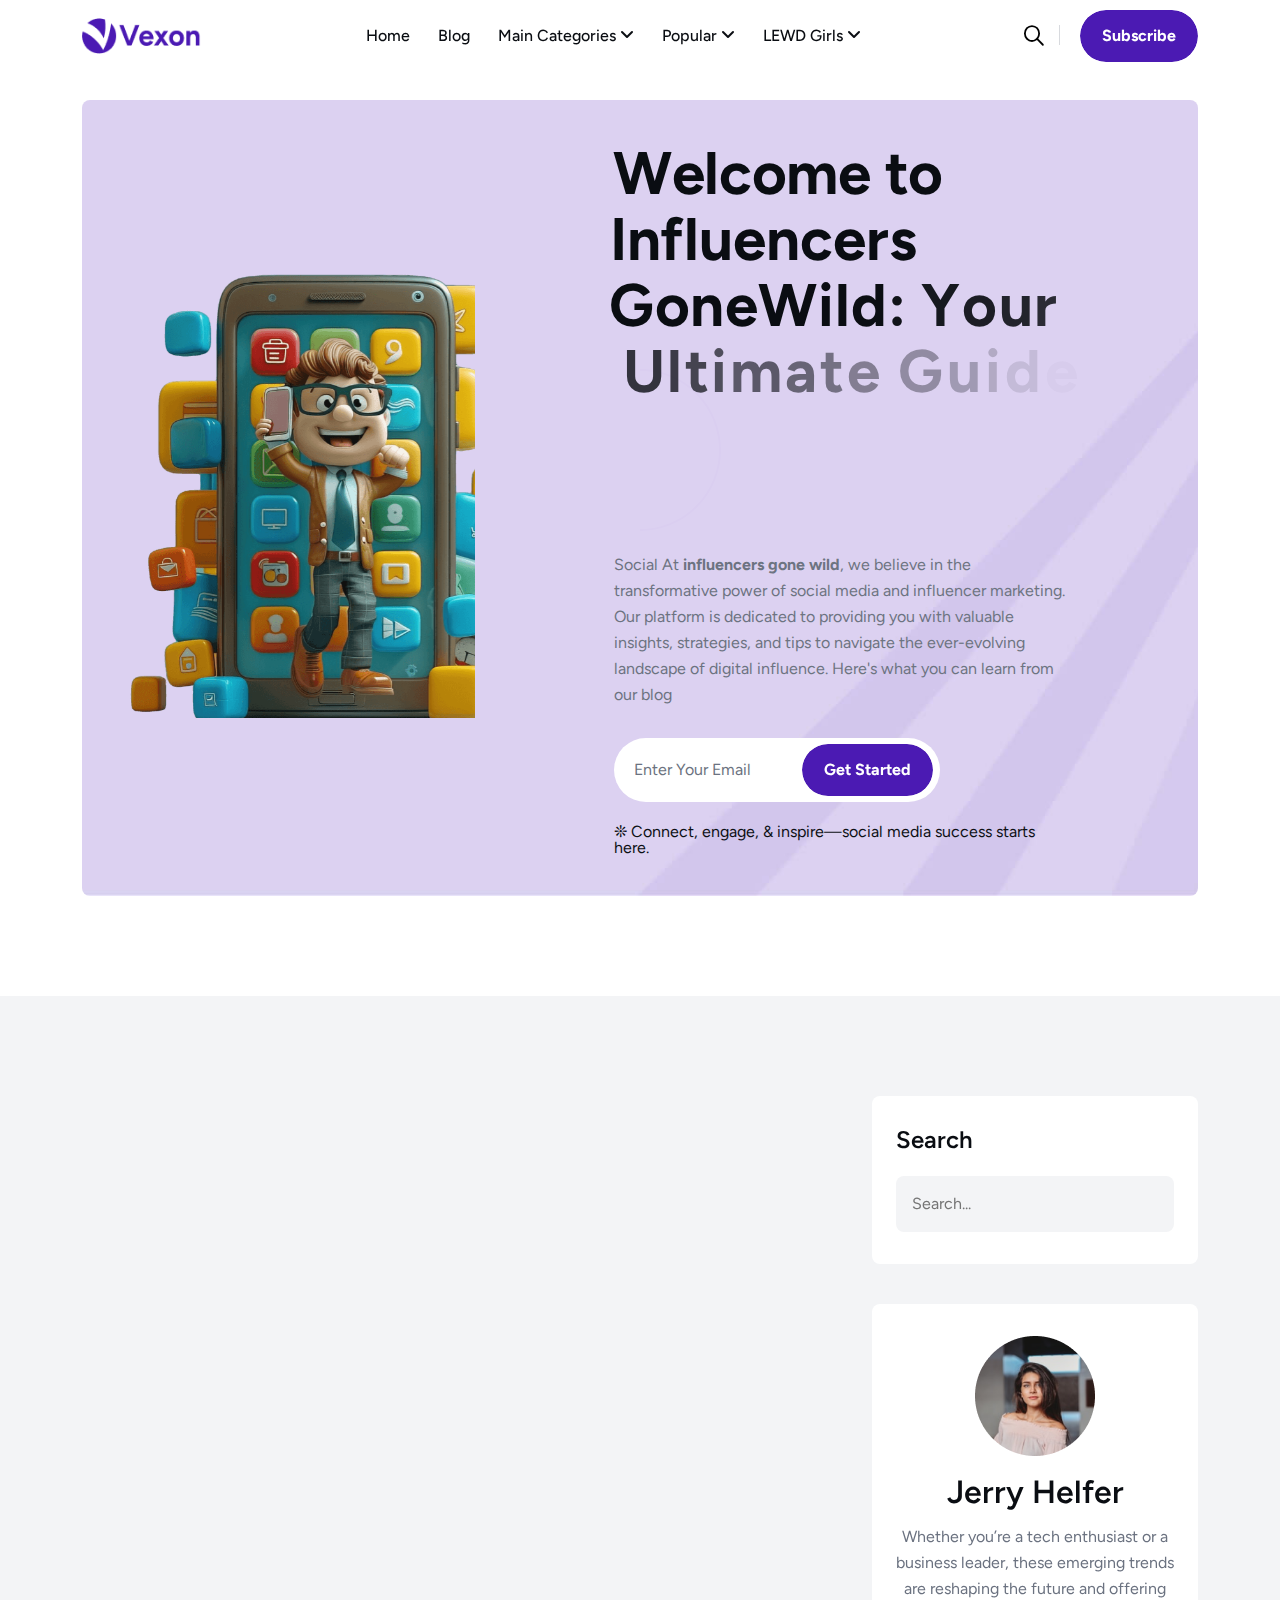
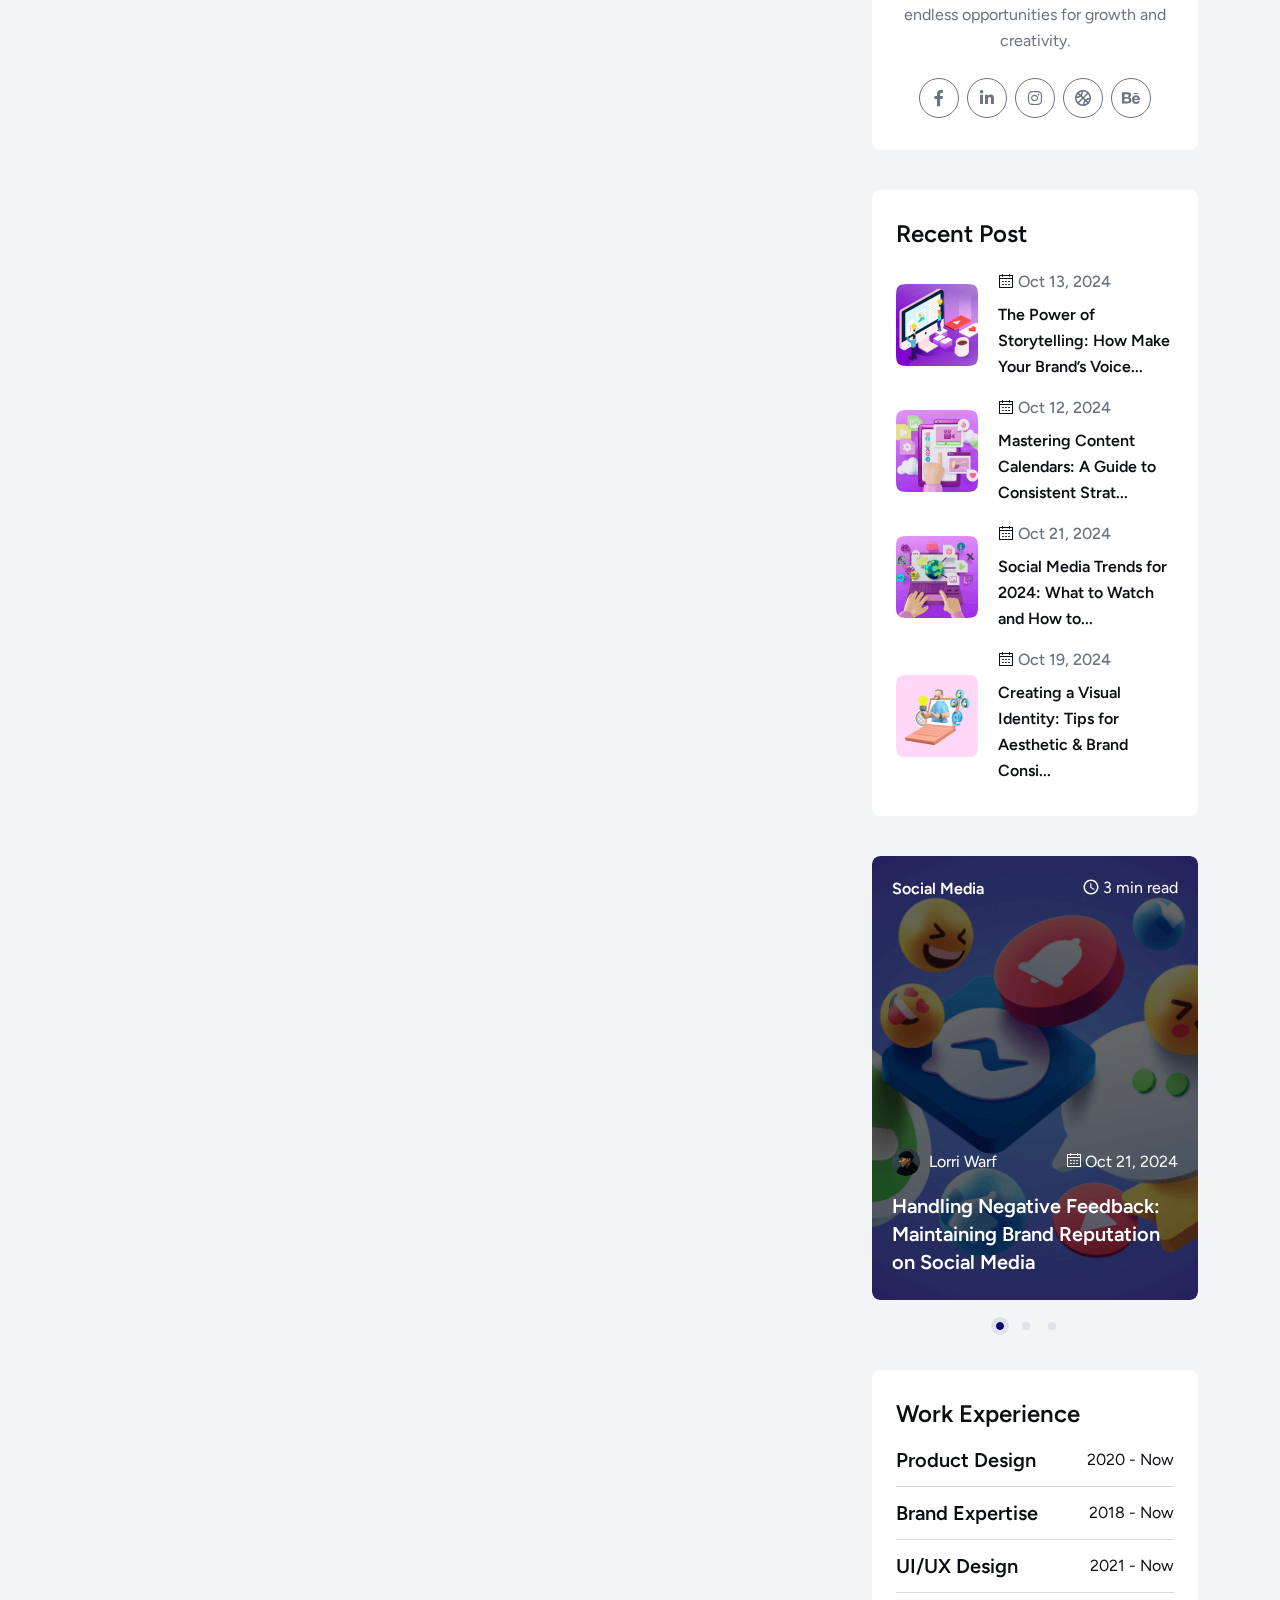
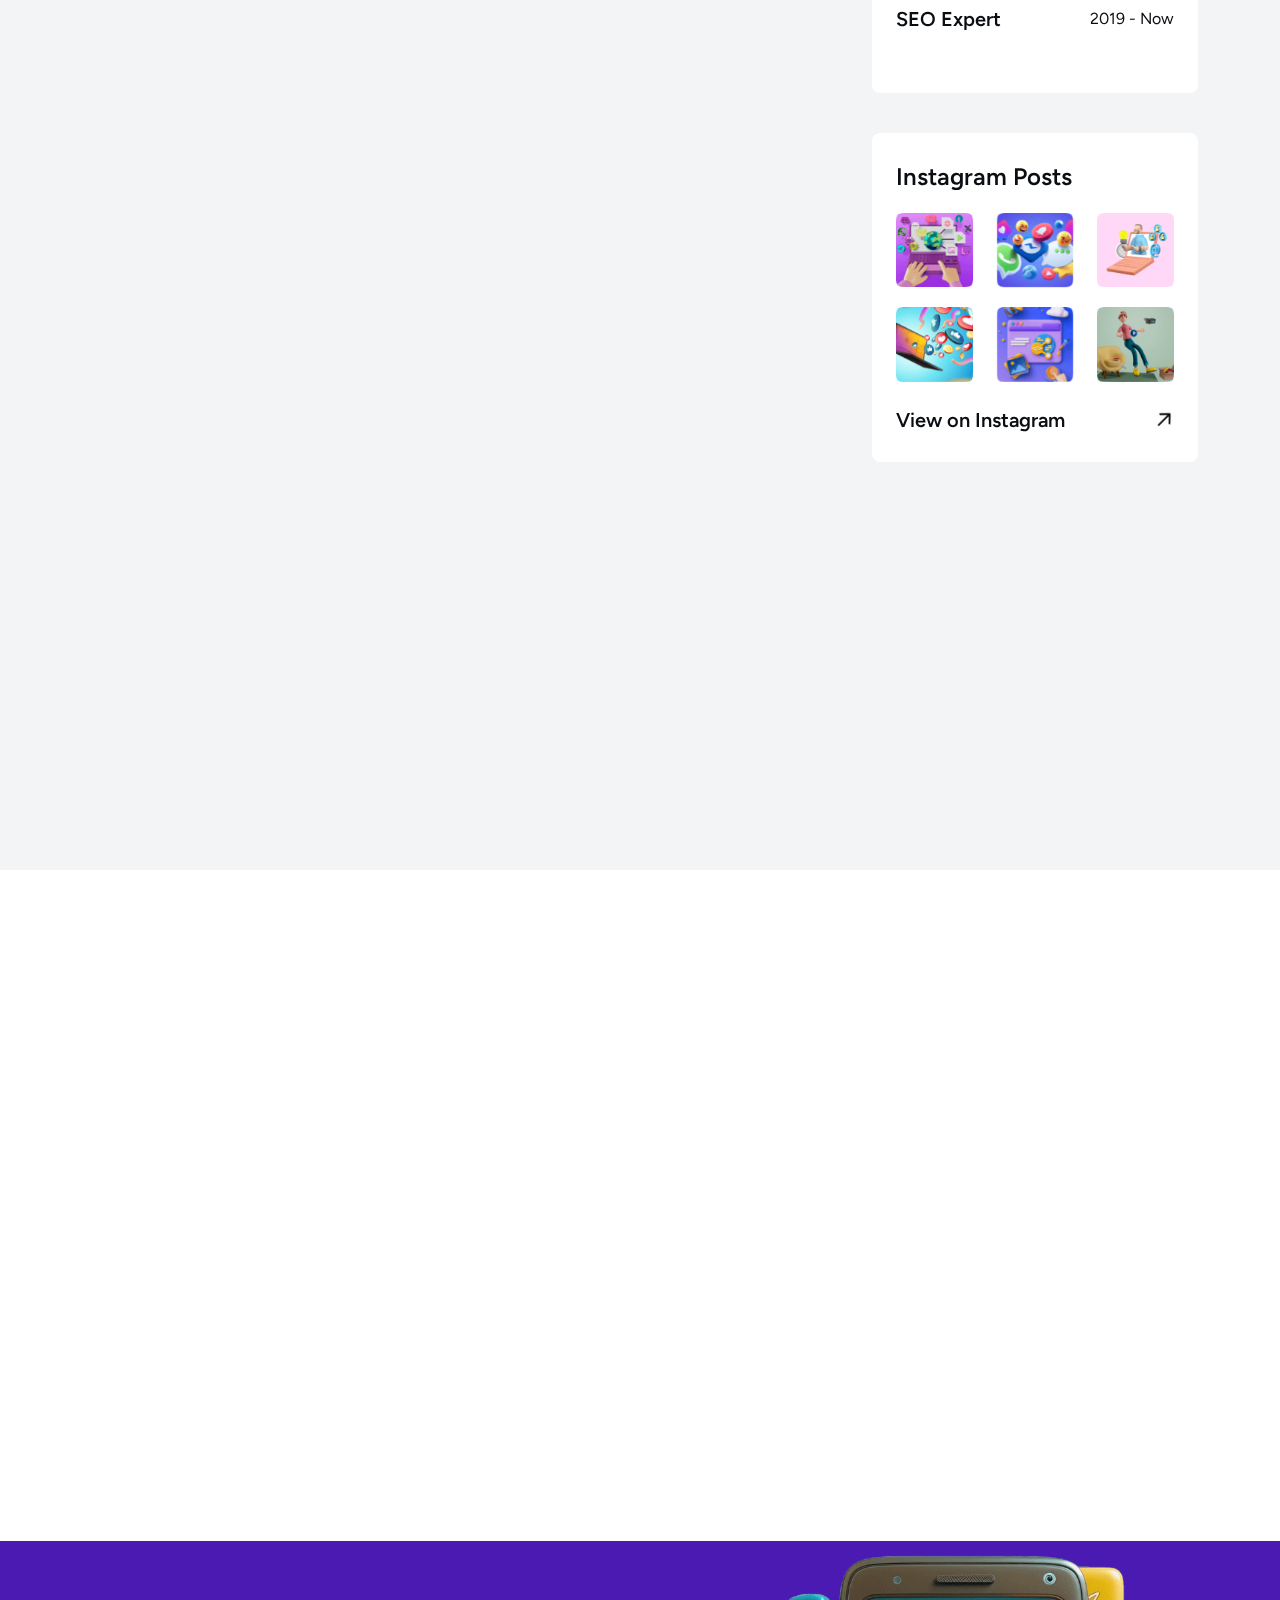
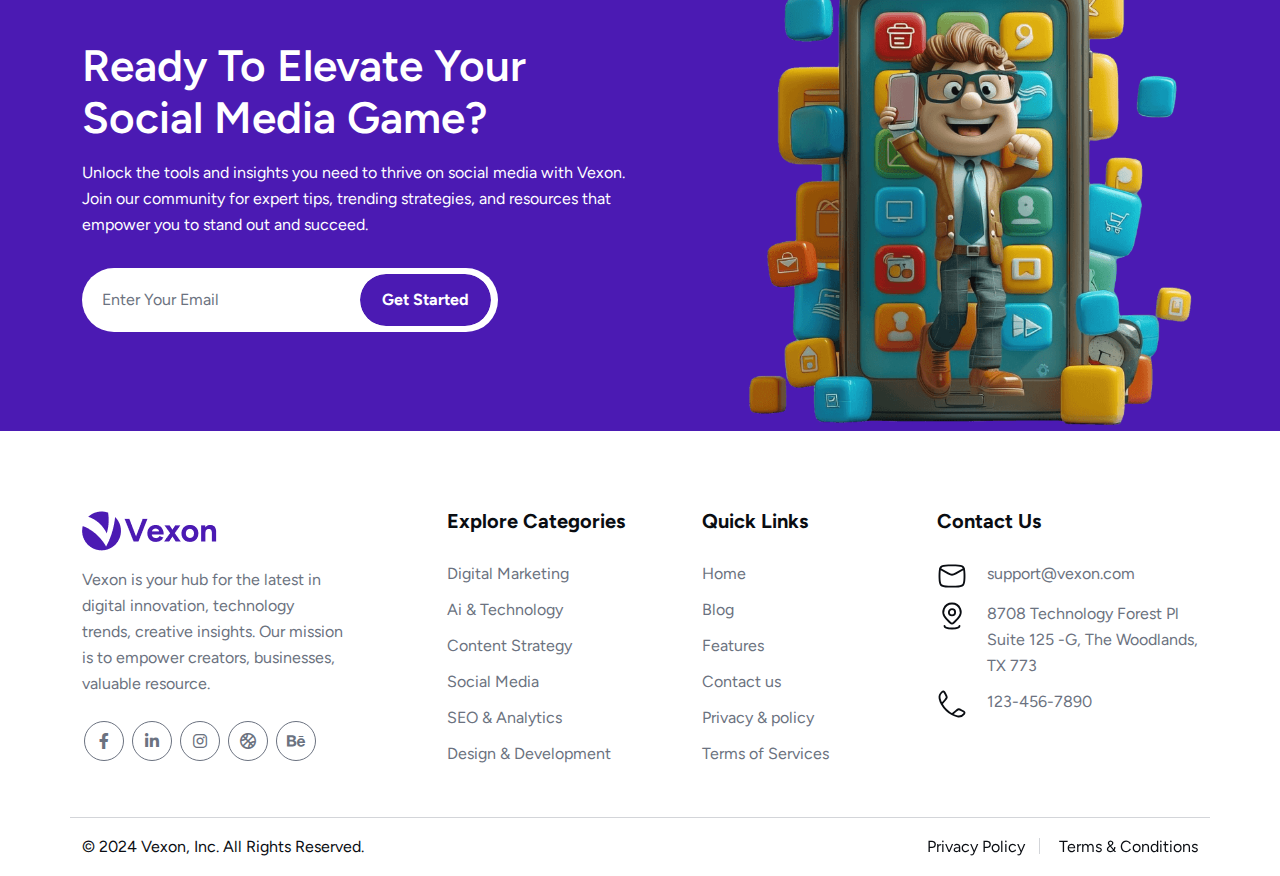
<file: index.html>
<!DOCTYPE html>
<html lang="en">

<head>
	<meta charset="UTF-8" />
	<meta name="viewport" content="width=device-width, initial-scale=1.0" />
	<title>Abdullahs - Modern Blog</title>

	<!--=====FAB ICON=======-->
	<link rel="shortcut icon" href="assets/img/logo/title1.svg" type="image/x-icon" />

	<!--=====CSS=======-->
	<link rel="stylesheet" href="assets/css/bootstrap.min.css" />
	<link rel="stylesheet" href="assets/css/fontawesome.css" />
	<link rel="stylesheet" href="assets/css/magnific-popup.css" />
	<link rel="stylesheet" href="assets/css/nice-select.css" />
	<link rel="stylesheet" href="assets/css/slick-slider.css" />
	<link rel="stylesheet" href="assets/css/owl.carousel.min.css" />
	<link rel="stylesheet" href="assets/css/aos.css" />
	<link rel="stylesheet" href="https://unpkg.com/swiper/swiper-bundle.min.css" />
	<link rel="stylesheet" href="assets/css/mobile-menu.css" />
	<link rel="stylesheet" href="assets/css/utility.css" />
	<link rel="stylesheet" href="assets/css/main.css" />

	<!--=====JQUERY=======-->
	<script src="assets/js/jquery-3-7-1.min.js"></script>
</head>

<body>
	<div class="paginacontainer">
		<div class="progress-wrap">
			<svg class="progress-circle svg-content" width="100%" height="100%" viewBox="-1 -1 102 102">
				<path d="M50,1 a49,49 0 0,1 0,98 a49,49 0 0,1 0,-98" />
			</svg>
		</div>
	</div>

	<!--=====progress END=======-->

	<!--=====PRELOADER START=======-->

	<div class="sec-preloader">
		<div class="overlay-preloader flex cac vac" id="preloader">
			<div>
				<div class="loader preloader flex vac">
					<svg width="200" height="200">
						<circle class="background" cx="90" cy="90" r="80" transform="rotate(-90, 100, 90)" />
						<circle class="outer" cx="90" cy="90" r="80" transform="rotate(-90, 100, 90)" />
					</svg>
					<span class="circle-background"></span>
					<span class="logo animated fade-in"> </span>
				</div>
			</div>
		</div>
	</div>

	<!--=====PRELOADER START=======-->

	<!-- search popup start -->
	<div class="search__popup">
		<div class="container">
			<div class="row">
				<div class="col-xxl-12">
					<div class="search__wrapper">
						<div class="search__top d-flex justify-content-between align-items-center">
							<div class="search__logo">
								<a href="index.html">
									<img src="assets/img/logo/white-logo.png" alt="vexon" />
								</a>
							</div>
							<div class="search__close">
								<button type="button" class="search__close-btn search-close-btn">
									<svg width="18" height="18" viewBox="0 0 18 18" fill="none" xmlns="http://www.w3.org/2000/svg">
										<path d="M17 1L1 17" stroke="currentColor" stroke-width="1.5" stroke-linecap="round" stroke-linejoin="round" />
										<path d="M1 1L17 17" stroke="currentColor" stroke-width="1.5" stroke-linecap="round" stroke-linejoin="round" />
									</svg>
								</button>
							</div>
						</div>
						<div class="search__form">
							<form action="#">
								<div class="search__input">
									<input class="search-input-field" type="text" placeholder="Type here to search..." />
									<span class="search-focus-border"></span>
									<button type="submit">
										<svg width="20" height="20" viewBox="0 0 20 20" fill="none" xmlns="http://www.w3.org/2000/svg">
											<path d="M9.55 18.1C14.272 18.1 18.1 14.272 18.1 9.55C18.1 4.82797 14.272 1 9.55 1C4.82797 1 1 4.82797 1 9.55C1 14.272 4.82797 18.1 9.55 18.1Z" stroke="currentColor" stroke-width="1.5" stroke-linecap="round" stroke-linejoin="round" />
											<path d="M19.0002 19.0002L17.2002 17.2002" stroke="currentColor" stroke-width="1.5" stroke-linecap="round" stroke-linejoin="round" />
										</svg>
									</button>
								</div>
							</form>
						</div>
					</div>
				</div>
			</div>
		</div>
	</div>
	<!-- search popup end -->

	<!--=====HEADER START=======-->
	<header>
		<div class="header-area header-area1 d-none d-lg-block" id="header">
			<div class="container">
				<div class="row">
					<div class="col-12">
						<div class="header-elements">
							<div class="site-logo">
								<a href="index.html">
									<img src="assets/img/logo/header-logo1.png" alt="vexon" />
								</a>
							</div>

							<div class="main-menu-ex main-menu-ex1">
								<ul>
									<li>
										<a href="#">Home</i></a>
									</li>

									<li class="dropdown-menu-parrent">
										<a href="#" class="main1">Blog</i></a>
									</li>

									<li class="dropdown-menu-parrent">
										<a href="#" class="main1">Main Categories&nbsp<i class="fa-solid fa-angle-down"></i></a>
										<ul>
											<li><a href="blog-details1.html">Standard Format</a></li>
											<li><a href="blog-details2.html">Split Format</a></li>
											<li><a href="blog-details3.html">Overlay Format</a></li>
											<li><a href="blog-details-sidebar-left.html">Sidebar Left</a></li>
											<li><a href="blog-details-sidebar-right.html">Sidebar Right</a></li>
											<li><a href="blog-single.html">Single Post</a></li>
										</ul>
									</li>

									<li class="dropdown-menu-parrent">
										<a href="#" class="main1">Popular <i class="fa-solid fa-angle-down"></i></a>
										<ul>
											<li><a href="categories.html">Categories 01</a></li>
											<li><a href="categories2.html">Categories 02</a></li>
										</ul>
									</li>

									<li class="dropdown-menu-parrent">
										<a href="#" class="main1">LEWD Girls <i class="fa-solid fa-angle-down"></i></a>
										<ul>
											<li><a href="author.html">Author</a></li>
											<li><a href="search.html">Search Result</a></li>
											<li><a href="contact.html">Contact Us</a></li>
											<li><a href="social-media.html">Social Media</a></li>
											<li><a href="404.html">404</a></li>
										</ul>
									</li>

								</ul>
							</div>

							<div class="header1-buttons">
								<div class="vl-search-top">
									<button class="search-open-btn"><i class="fa-regular fa-magnifying-glass"></i></button>
								</div>
								<a class="theme-btn1" href="sigup.html">Subscribe </a>
							</div>
						</div>
					</div>
				</div>
			</div>
		</div>
	</header>

	<!--=====HEADER END=======-->

	<!--=====Mobile header start=======-->
	<div class="mobile-header mobile-header-main d-block d-lg-none">
		<div class="container-fluid">
			<div class="col-12">
				<div class="mobile-header-elements">
					<div class="mobile-logo">
						<a href="index1.html"><img src="assets/img/logo/header-logo1.png" alt="vexon" /></a>
					</div>
					<div class="mobile-nav-icon">
						<i class="fa-duotone fa-bars-staggered"></i>
					</div>
				</div>
			</div>
		</div>
	</div>

	<div class="mobile-sidebar d-block d-lg-none">
		<div class="logo-m">
			<a href="index.html"><img src="assets/img/logo/header-logo1.png" alt="vexon" /></a>
		</div>
		<div class="menu-close">
			<i class="fa-solid fa-xmark"></i>
		</div>
		<div class="mobile-nav">
			<ul>
				<li class="has-dropdown">
					<a href="#">Home </a>
				</li>
				<li class="has-dropdown">
					<a href="#">Blog</a>
				</li>
				<li class="has-dropdown">
					<a href="#">Main Categories</a>
					<ul class="sub-menu">
						<li><a href="blog-details1.html">Standard Format</a></li>
						<li><a href="blog-details2.html">Split Format</a></li>
						<li><a href="blog-details3.html">Overlay Format</a></li>
						<li><a href="blog-details-sidebar-left.html">Sidebar Left</a></li>
						<li><a href="blog-details-sidebar-right.html">Sidebar Right</a></li>
						<li><a href="blog-single.html">Single Post</a></li>
					</ul>
				</li>

				<li class="has-dropdown">
					<a href="#">Popular</a>
					<ul class="sub-menu">
						<li><a href="author.html">Author</a></li>
						<li><a href="search.html">Search Result</a></li>
						<li><a href="contact.html">Contact Us</a></li>
						<li><a href="social-media.html">Social Media</a></li>
						<li><a href="404.html">404</a></li>
					</ul>
				</li>

				<li class="has-dropdown has-dropdown1">
					<a href="#" class="main">LEWD Girls</a>
					<ul class="sub-menu">
						<li><a href="blog.html">Blog 01</a></li>
						<li><a href="blog2.html">Blog 02</a></li>
						<li><a href="blog-details-sidebar-left.html">Details Left</a></li>
						<li><a href="blog-details-sidebar-right.html">Details Right</a></li>
						<li><a href="blog-single.html">Single Blog</a></li>
					</ul>
				</li>
				<li><a href="contact.html">Contact Us</a></li>
			</ul>

			<div class="mobile-button">
				<a class="theme-btn1" href="contact.html">Get A Quote <i class="fa-solid fa-arrow-right"></i></a>
			</div>

			<div class="footer-contact-area1 md:pl-0 pl-20 sm:pl-0 mt-30">
				<h3 class="text-24 leading-26 font-semibold title1 pb-10">Get in touch</h3>
				<div class="contact-box d-flex">
					<div class="icon">
						<img src="assets/img/icons/footer1-icon1.svg" alt="vexon" />
					</div>
					<div class="text">
						<a href="mailto:contact@vexon.com">contact@abdullah.com</a>
					</div>
				</div>

				<div class="contact-box d-flex">
					<div class="icon">
						<img src="assets/img/icons/footer1-icon2.svg" alt="vexon" />
					</div>
					<div class="text">
						<a href="#">123 Innovation Drive,<br />
							Tech City, ST 12345, USA</a>
					</div>
				</div>

				<div class="contact-box d-flex">
					<div class="icon">
						<img src="assets/img/icons/footer1-icon3.svg" alt="vexon" />
					</div>
					<div class="text">
						<a href="tel:123-456-7890">123-456-7890</a>
					</div>
				</div>
			</div>

			<div class="contact-infos">
				<h3>Our Social Network</h3>
				<ul class="social-icon">
					<li>
						<a href="#"><i class="fa-brands fa-linkedin-in"></i></a>
					</li>
					<li>
						<a href="#"><i class="fa-brands fa-x-twitter"></i></a>
					</li>
					<li>
						<a href="#"><i class="fa-brands fa-youtube"></i></a>
					</li>
					<li>
						<a href="#"><i class="fa-brands fa-instagram"></i></a>
					</li>
				</ul>
			</div>
		</div>
	</div>

	<!--=====Mobile header end=======-->

	<!--===== HERO AREA START=======-->

	<div class="hero1">
		<div class="container">
			<div class="hero1-bg bg-cover" style="background-image: url(assets/img/bg/hero1-bg.jpg)">
				<div class="row align-items-center">
					<div class="col-lg-5">
						<div class="main-image reveal">
							<img src="assets/img/hero/hero1-image.png" alt="vexon" />
						</div>
					</div>
					<div class="col-lg-6">
						<div class="main-heading1">
							<h1 class="text-anime-style-3">Welcome to Influencers GoneWild: Your Ultimate Guide to Influencer Marketing</h1>
							<p class="mt-16" data-aos="fade-left" data-aos-duration="400" data-aos-delay="100">Social
								At <b>influencers gone wild</b>, we believe in the transformative power of social media and influencer marketing. Our platform is dedicated to providing you with valuable insights, strategies, and tips to navigate the ever-evolving landscape of digital influence. Here's what you can learn from our blog</p>
							<div class="form-area">
								<form action="#" data-aos="fade-left" data-aos-duration="400" data-aos-delay="100">
									<input type="email" placeholder="Enter Your Email" />
									<div class="button">
										<button class="theme-btn1">Get Started</button>
									</div>
								</form>
							</div>
							<p class="bottom-content" data-aos="fade-left" data-aos-duration="1100" data-aos-delay="100">❊ Connect, engage, & inspire—social media success starts here.</p>
						</div>
					</div>
				</div>
			</div>
		</div>
	</div>

	<!--===== HERO AREA END=======-->

	<!--===== BLOG AREA START=======-->

	<div class="blog1 sp bg1 _relative">
		<div class="container">
			<div class="row">
				<div class="col-lg-8">
					<div class="blog1-posts-area">
						<div class="row">
							<div class="col-md-6" data-aos="fade-up" data-aos-offset="50" data-aos-duration="400" data-aos-delay="0">
								<div class="blog1-single-box">
									<div class="thumbnail image-anime">
										<img src="assets/img/blog/The Allure of Belle Delphine A Deep Dive into the Influencer Phenomenon.webp" alt="vexon" />
									</div>
									<div class="heading1">
										<div class="social-area">
											<a href="#" class="social">Belle Delphine</a>											
											<a href="categories.html" class="time"><img src="assets/img/icons/time1.svg" alt="vexon" /> 3 min read</a>
										</div>
										<h4><a href="https://influencersgonewild.github.io/belle-delphine-influencer-phenomenon.html">The Allure of Belle Delphine: A Deep Dive into the Influencer Phenomenon</a></h4>
										<p class="mt-16">Explore Belle Delphine's rise as a bold influencer, her unique content strategies, and her impact on the "influencers gone wild" phenomenon.</p>
										<div class="author-area">
											<div class="author">
												<div class="author-tumb">
													<img src="assets/img/blog/sidebar-author1.png" alt="Jerry Helfer" />
												</div>
												<a href="author.html" class="author-text">Jerry Helfer</a>
											</div>
											<div class="date">
												<a href="#"><img src="assets/img/icons/date1.svg" alt="vexon" /> Feb 6,
													2025 </a>
											</div>
										</div>
									</div>
								</div>
							</div>

							<div class="col-md-6" data-aos="fade-up" data-aos-offset="50" data-aos-duration="400" data-aos-delay="100">
								<div class="blog1-single-box sm:mt-30">
									<div class="thumbnail image-anime">
										<img src="assets/img/blog/The Rise of Lilly Singh From YouTube Sensation to Instagram Influencer.webp" alt="vexon" />
									</div>
									<div class="heading1">
										<div class="social-area">
											<a href="social-media.html" class="social">Instagram</a>
											<a href="categories.html" class="time"><img src="assets/img/icons/time1.svg" alt="vexon" /> 3 min read</a>
										</div>
										<h4><a href="https://influencersgonewild.github.io/rise-of-lilly-singh-yt-to-instagram-influencer.html">The Rise of Lilly Singh: From YouTube Sensation to Instagram Influencer</a></h4>
										<p class="mt-16">Discover Lilly Singh's incredible journey from YouTube sensation to Instagram influencer! Explore her rise to fame, unique style, & creative impact.
										</p>
										<div class="author-area">
											<div class="author">
												<div class="author-tumb">
													<img src="assets/img/blog/sidebar-author1.png" alt="Jerry Helfer" />
												</div>
												<a href="author.html" class="author-text">Jerry Helfer</a>
											</div>
											<div class="date">
												<a href="#"><img src="assets/img/icons/date1.svg" alt="vexon" /> Feb 6,
													2025 </a>
											</div>
										</div>
									</div>
								</div>
							</div>

							<div class="col-md-6" data-aos="fade-up" data-aos-offset="50" data-aos-duration="400" data-aos-delay="0">
								<div class="blog1-single-box mt-30">
									<div class="thumbnail image-anime">
										<img src="assets/img/blog/blog1-image3.png" alt="vexon" />
									</div>
									<div class="heading1">
										<div class="social-area">
											<a href="social-media.html" class="social">Brand’s</a>
											<a href="categories.html" class="time"><img src="assets/img/icons/time1.svg" alt="vexon" /> 3 min read</a>
										</div>
										<h4><a href="blog-single.html">The Power of Storytelling: How to Make Your
												Brand’s Voice Stand Out</a></h4>
										<p class="mt-16">Discover ways to create relatable and impactful stories that
											reinforce your brand and keep followers coming back.</p>
											<div class="author-area">
												<div class="author">
													<div class="author-tumb">
														<img src="assets/img/blog/sidebar-author1.png" alt="Jerry Helfer" />
													</div>
													<a href="author.html" class="author-text">Jerry Helfer</a>
												</div>
												<div class="date">
													<a href="#"><img src="assets/img/icons/date1.svg" alt="vexon" /> Feb 6,
														2025 </a>
												</div>
											</div>
									</div>
								</div>
							</div>

							<div class="col-md-6" data-aos="fade-up" data-aos-offset="50" data-aos-duration="400" data-aos-delay="100">
								<div class="blog1-single-box mt-30">
									<div class="thumbnail image-anime">
										<img src="assets/img/blog/blog1-image4.png" alt="vexon" />
									</div>
									<div class="heading1">
										<div class="social-area">
											<a href="social-media.html" class="social">Content</a>
											<a href="categories.html" class="time"><img src="assets/img/icons/time1.svg" alt="vexon" /> 3 min read</a>
										</div>
										<h4><a href="blog-single.html">Mastering Content Calendars: A Guide to
												Consistent and Strategic.</a></h4>
										<p class="mt-16">Consistency is crucial for success on social media. This guide
											helps you create an effective content calendar to stay organized.</p>
											<div class="author-area">
												<div class="author">
													<div class="author-tumb">
														<img src="assets/img/blog/sidebar-author1.png" alt="Jerry Helfer" />
													</div>
													<a href="author.html" class="author-text">Jerry Helfer</a>
												</div>
												<div class="date">
													<a href="#"><img src="assets/img/icons/date1.svg" alt="vexon" /> Feb 6,
														2025 </a>
												</div>
											</div>
									</div>
								</div>
							</div>

							<div class="col-md-6" data-aos="fade-up" data-aos-offset="50" data-aos-duration="400" data-aos-delay="0">
								<div class="blog1-single-box mt-30">
									<div class="thumbnail image-anime">
										<img src="assets/img/blog/blog1-image5.png" alt="vexon" />
									</div>
									<div class="heading1">
										<div class="social-area">
											<a href="social-media.html" class="social">Trending</a>
											<a href="categories.html" class="time"><img src="assets/img/icons/time1.svg" alt="vexon" /> 3 min read</a>
										</div>
										<h4><a href="blog-single.html">Social Media Trends for 2024: What to Watch and
												How to Adapt </a></h4>
										<p class="mt-16">The social media landscape evolves quickly. Stay ahead of the
											curve by understanding key trends for 2024,</p>
											<div class="author-area">
												<div class="author">
													<div class="author-tumb">
														<img src="assets/img/blog/sidebar-author1.png" alt="Jerry Helfer" />
													</div>
													<a href="author.html" class="author-text">Jerry Helfer</a>
												</div>
												<div class="date">
													<a href="#"><img src="assets/img/icons/date1.svg" alt="vexon" /> Feb 6,
														2025 </a>
												</div>
											</div>
									</div>
								</div>
							</div>

							<div class="col-md-6" data-aos="fade-up" data-aos-offset="50" data-aos-duration="400" data-aos-delay="100">
								<div class="blog1-single-box mt-30">
									<div class="thumbnail image-anime">
										<img src="assets/img/blog/blog1-image6.png" alt="vexon" />
									</div>
									<div class="heading1">
										<div class="social-area">
											<a href="social-media.html" class="social">Brand Consistency</a>
											<a href="categories.html" class="time"><img src="assets/img/icons/time1.svg" alt="vexon" /> 3 min read</a>
										</div>
										<h4><a href="blog-single.html">Creating a Visual Identity: Tips for Aesthetic
												and Brand Consistency </a></h4>
										<p class="mt-16">This post covers tips on color schemes, fonts, and visuals to
											keep your profile visually appealing and cohesive.</p>
											<div class="author-area">
												<div class="author">
													<div class="author-tumb">
														<img src="assets/img/blog/sidebar-author1.png" alt="Jerry Helfer" />
													</div>
													<a href="author.html" class="author-text">Jerry Helfer</a>
												</div>
												<div class="date">
													<a href="#"><img src="assets/img/icons/date1.svg" alt="vexon" /> Feb 6,
														2025 </a>
												</div>
											</div>
									</div>
								</div>
							</div>

							<div class="col-md-6" data-aos="fade-up" data-aos-offset="50" data-aos-duration="400" data-aos-delay="0">
								<div class="blog1-single-box mt-30">
									<div class="thumbnail image-anime">
										<img src="assets/img/blog/blog1-image7.png" alt="vexon" />
									</div>
									<div class="heading1">
										<div class="social-area">
											<a href="social-media.html" class="social">Gen - Z</a>
											<a href="categories.html" class="time"><img src="assets/img/icons/time1.svg" alt="vexon" /> 3 min read</a>
										</div>
										<h4><a href="blog-single.html">How to Build Authentic Connections with the New
												Generation</a></h4>
										<p class="mt-16">Gen Z is reshaping digital interaction. Learn what matters to
											this generation and how to create authentic, meaningful content.</p>
											<div class="author-area">
												<div class="author">
													<div class="author-tumb">
														<img src="assets/img/blog/sidebar-author1.png" alt="Jerry Helfer" />
													</div>
													<a href="author.html" class="author-text">Jerry Helfer</a>
												</div>
												<div class="date">
													<a href="#"><img src="assets/img/icons/date1.svg" alt="vexon" /> Feb 6,
														2025 </a>
												</div>
											</div>
									</div>
								</div>
							</div>

							<div class="col-md-6" data-aos="fade-up" data-aos-offset="50" data-aos-duration="400" data-aos-delay="100">
								<div class="blog1-single-box mt-30">
									<div class="thumbnail image-anime">
										<img src="assets/img/blog/blog1-image8.png" alt="vexon" />
									</div>
									<div class="heading1">
										<div class="social-area">
											<a href="social-media.html" class="social">Social Media</a>
											<a href="categories.html" class="time"><img src="assets/img/icons/time1.svg" alt="vexon" /> 3 min read</a>
										</div>
										<h4><a href="blog-single.html">Harnessing Analytics: Using Data to Refine Your
												Social Media Strategy</a></h4>
										<p class="mt-16">Gen Z is reshaping digital interaction. Learn what matters to
											this generation and how to create authentic, meaningful content.</p>
											<div class="author-area">
												<div class="author">
													<div class="author-tumb">
														<img src="assets/img/blog/sidebar-author1.png" alt="Jerry Helfer" />
													</div>
													<a href="author.html" class="author-text">Jerry Helfer</a>
												</div>
												<div class="date">
													<a href="#"><img src="assets/img/icons/date1.svg" alt="vexon" /> Feb 6,
														2025 </a>
												</div>
											</div>
									</div>
								</div>
							</div>

							<div class="col-md-6" data-aos="fade-up" data-aos-offset="50" data-aos-duration="400" data-aos-delay="0">
								<div class="blog1-single-box mt-30">
									<div class="thumbnail image-anime">
										<img src="assets/img/blog/blog1-image9.png" alt="vexon" />
									</div>
									<div class="heading1">
										<div class="social-area">
											<a href="social-media.html" class="social">Social Media</a>
											<a href="categories.html" class="time"><img src="assets/img/icons/time1.svg" alt="vexon" /> 3 min read</a>
										</div>
										<h4><a href="blog-single.html">From Follower to Customer: Turning Social
												Engagement into Sales</a></h4>
										<p class="mt-16">Transforming followers into customers requires a solid
											strategy. This post offers insights on using social media as a powerful tool
											convert.</p>
											<div class="author-area">
												<div class="author">
													<div class="author-tumb">
														<img src="assets/img/blog/sidebar-author1.png" alt="Jerry Helfer" />
													</div>
													<a href="author.html" class="author-text">Jerry Helfer</a>
												</div>
												<div class="date">
													<a href="#"><img src="assets/img/icons/date1.svg" alt="vexon" /> Feb 6,
														2025 </a>
												</div>
											</div>
									</div>
								</div>
							</div>

							<div class="col-md-6" data-aos="fade-up" data-aos-offset="50" data-aos-duration="400" data-aos-delay="100">
								<div class="blog1-single-box mt-30">
									<div class="thumbnail image-anime">
										<img src="assets/img/blog/blog1-image10.png" alt="vexon" />
									</div>
									<div class="heading1">
										<div class="social-area">
											<a href="social-media.html" class="social">Feedback</a>
											<a href="categories.html" class="time"><img src="assets/img/icons/time1.svg" alt="vexon" /> 3 min read</a>
										</div>
										<h4><a href="blog-single.html">Handling Negative Feedback: Maintaining Brand
												Reputation.</a></h4>
										<p class="mt-16">Dealing with criticism on social media can be challenging.
											Learn ways to manage negative feedback professionally to protect your brand.
										</p>
										<div class="author-area">
											<div class="author">
												<div class="author-tumb">
													<img src="assets/img/blog/sidebar-author1.png" alt="Jerry Helfer" />
												</div>
												<a href="author.html" class="author-text">Jerry Helfer</a>
											</div>
											<div class="date">
												<a href="#"><img src="assets/img/icons/date1.svg" alt="vexon" /> Feb 6,
													2025 </a>
											</div>
										</div>
									</div>
								</div>
							</div>
						</div>

						<div class="space60"></div>
						<div class="row" data-aos-offset="50" data-aos="fade-up" data-aos-duration="400">
							<div class="col-12 m-auto">
								<div class="theme-pagination text-center">
									<ul>
										<li>
											<a href="#"><i class="fa-solid fa-angle-left"></i></a>
										</li>
										<li><a class="active" href="#">01</a></li>
										<li><a href="#">02</a></li>
										<li>...</li>
										<li><a href="#">12</a></li>
										<li>
											<a href="#"><i class="fa-solid fa-angle-right"></i></a>
										</li>
									</ul>
								</div>
							</div>
						</div>
					</div>
				</div>

				<div class="col-lg-4">
					<div class="blog1-sidebar-area ml-30 sm:ml-0 md:ml-0 md:mt-30 sm:mt-30">
						<div class="sidebar-widget_1 _search-area1">
							<h3>Search</h3>
							<form action="#">
								<input type="text" placeholder="Search..." />
							</form>
						</div>
						<div class="sidebar-widget_1 _author-intro mt-40">
							<div class="sidebar-author-thumb text-center">
								<img src="assets/img/blog/sidebar-author1.png" alt="vexon" />
								<h4>Jerry Helfer</h4>
								<div class="heading1">
									<p>Whether you’re a tech enthusiast or a business leader, these emerging trends are
										reshaping the future and offering endless opportunities for growth and
										creativity.</p>
								</div>
								<div class="footer-social1">
									<ul>
										<li>
											<a href="#"><i class="fa-brands fa-facebook-f"></i></a>
										</li>
										<li>
											<a href="#"><i class="fa-brands fa-linkedin-in"></i></a>
										</li>
										<li>
											<a href="#"><i class="fa-brands fa-instagram"></i></a>
										</li>
										<li>
											<a href="#"><i class="fa-regular fa-basketball"></i></a>
										</li>
										<li>
											<a href="#"><i class="fa-brands fa-behance"></i></a>
										</li>
									</ul>
								</div>
							</div>
						</div>
						<div class="sidebar-widget_1 _recent-posts mt-40">
							<h3>Recent Post</h3>

							<div class="blog1-recent-box">
								<div class="">
									<div class="recent-thumb">
										<img src="assets/img/blog/blog1-recent1.png" alt="vexon" />
									</div>
								</div>
								<div class="heading">
									<a href="#" class="date"><img src="assets/img/icons/date1.svg" alt="vexon" /> Oct
										13, 2024</a>
									<h5><a href="blog-single.html">The Power of Storytelling: How Make Your Brand’s
											Voice...</a></h5>
								</div>
							</div>

							<div class="blog1-recent-box mt-16">
								<div class="">
									<div class="recent-thumb">
										<img src="assets/img/blog/blog1-recent2.png" alt="vexon" />
									</div>
								</div>
								<div class="heading">
									<a href="#" class="date"><img src="assets/img/icons/date1.svg" alt="vexon" /> Oct
										12, 2024</a>
									<h5><a href="blog-single.html">Mastering Content Calendars: A Guide to Consistent
											Strat...</a></h5>
								</div>
							</div>

							<div class="blog1-recent-box mt-16">
								<div class="">
									<div class="recent-thumb">
										<img src="assets/img/blog/blog1-recent3.png" alt="vexon" />
									</div>
								</div>
								<div class="heading">
									<a href="#" class="date"><img src="assets/img/icons/date1.svg" alt="vexon" /> Oct
										21, 2024</a>
									<h5><a href="blog-single.html">Social Media Trends for 2024: What to Watch and How
											to...</a></h5>
								</div>
							</div>

							<div class="blog1-recent-box mt-16">
								<div class="">
									<div class="recent-thumb">
										<img src="assets/img/blog/blog1-recent4.png" alt="vexon" />
									</div>
								</div>
								<div class="heading">
									<a href="#" class="date"><img src="assets/img/icons/date1.svg" alt="vexon" /> Oct
										19, 2024 </a>
									<h5><a href="blog-single.html">Creating a Visual Identity: Tips for Aesthetic &
											Brand Consi...</a></h5>
								</div>
							</div>
						</div>
						<div class="sidebar-slider-widget mt-40">
							<div class="sidebar-single-slider">
								<div class="social-top">
									<a href="#" class="social">Social Media</a>
									<a href="#" class="time"><img src="assets/img/icons/time1.svg" alt="vexon" /> 3 min
										read</a>
								</div>
								<div class="heading-area">
									<div class="_author-area">
										<div class="author">
											<div class="author_thumb">
												<img src="assets/img/blog/blog1-author2.png" alt="vexon" />
											</div>
											<span class="author-name">Lorri Warf</span>
										</div>
										<span class="date"><img src="assets/img/icons/date1.svg" alt="vexon" /> Oct 21,
											2024</span>
									</div>
									<h4><a href="blog-single.html">Handling Negative Feedback: Maintaining Brand
											Reputation on Social Media</a></h4>
								</div>
							</div>

							<div class="sidebar-single-slider">
								<div class="social-top">
									<a href="#" class="social">Social Media</a>
									<a href="#" class="time"><img src="assets/img/icons/time1.svg" alt="vexon" /> 3 min
										read</a>
								</div>
								<div class="heading-area">
									<div class="_author-area">
										<div class="author">
											<div class="author_thumb">
												<img src="assets/img/blog/blog1-author2.png" alt="vexon" />
											</div>
											<span class="author-name">Lorri Warf</span>
										</div>
										<span class="date"><img src="assets/img/icons/date1.svg" alt="vexon" /> Oct 21,
											2024</span>
									</div>
									<h4><a href="blog-single.html">Handling Negative Feedback: Maintaining Brand
											Reputation on Social Media</a></h4>
								</div>
							</div>

							<div class="sidebar-single-slider">
								<div class="social-top">
									<a href="#" class="social">Social Media</a>
									<a href="#" class="time"><img src="assets/img/icons/time1.svg" alt="vexon" /> 3 min
										read</a>
								</div>
								<div class="heading-area">
									<div class="_author-area">
										<div class="author">
											<div class="author_thumb">
												<img src="assets/img/blog/blog1-author2.png" alt="vexon" />
											</div>
											<span class="author-name">Lorri Warf</span>
										</div>
										<span class="date"><img src="assets/img/icons/date1.svg" alt="vexon" /> Oct 21,
											2024</span>
									</div>
									<h4><a href="blog-single.html">Handling Negative Feedback: Maintaining Brand
											Reputation on Social Media</a></h4>
								</div>
							</div>
						</div>
						<div class="sidebar-widget_1 mt-70 _experience">
							<h3>Work Experience</h3>
							<div class="_experience-box divider">
								<p class="bold-text">Product Design</p>
								<p class="normal-text">2020 - Now</p>
							</div>

							<div class="_experience-box divider">
								<p class="bold-text">Brand Expertise</p>
								<p class="normal-text">2018 - Now</p>
							</div>

							<div class="_experience-box divider">
								<p class="bold-text">UI/UX Design</p>
								<p class="normal-text">2021 - Now</p>
							</div>

							<div class="_experience-box">
								<p class="bold-text">SEO Expert</p>
								<p class="normal-text">2019 - Now</p>
							</div>
						</div>

						<div class="sidebar-widget_1 instagram-feed mt-40">
							<h3>Instagram Posts</h3>

							<div class="feed-all">
								<div class="row">
									<div class="col-4">
										<div class="feed-single">
											<div class="image">
												<img src="assets/img/blog/blog1-feed1.png" alt="vexon" />
												<a href="#" class="insta"><i class="fa-brands fa-instagram"></i></a>
											</div>
										</div>
									</div>

									<div class="col-4">
										<div class="feed-single">
											<div class="image">
												<img src="assets/img/blog/blog1-feed2.png" alt="vexon" />
												<a href="#" class="insta"><i class="fa-brands fa-instagram"></i></a>
											</div>
										</div>
									</div>

									<div class="col-4">
										<div class="feed-single">
											<div class="image">
												<img src="assets/img/blog/blog1-feed3.png" alt="vexon" />
												<a href="#" class="insta"><i class="fa-brands fa-instagram"></i></a>
											</div>
										</div>
									</div>

									<div class="col-4">
										<div class="feed-single mt-20">
											<div class="image">
												<img src="assets/img/blog/blog1-feed4.png" alt="vexon" />
												<a href="#" class="insta"><i class="fa-brands fa-instagram"></i></a>
											</div>
										</div>
									</div>

									<div class="col-4">
										<div class="feed-single mt-20">
											<div class="image">
												<img src="assets/img/blog/blog1-feed5.png" alt="vexon" />
												<a href="#" class="insta"><i class="fa-brands fa-instagram"></i></a>
											</div>
										</div>
									</div>

									<div class="col-4">
										<div class="feed-single mt-20">
											<div class="image">
												<img src="assets/img/blog/blog1-feed6.png" alt="vexon" />
												<a href="#" class="insta"><i class="fa-brands fa-instagram"></i></a>
											</div>
										</div>
									</div>
								</div>
							</div>
							<a href="#" class="insta-btn">View on Instagram <span><i class="fa-regular fa-arrow-right"></i></span></a>
						</div>
					</div>
				</div>
			</div>
		</div>
	</div>

	<!--===== BLOG AREA END=======-->

	<!--===== BLOG CETEGORYS START=======-->
	<div class="blog1-cetegorys sp">
		<div class="container">
			<div class="row">
				<div class="col-lg-6">
					<div class="heading1">
						<h2 class="text-anime-style-3">All Blog Post Categories</h2>
					</div>
				</div>
				<div class="col-lg-6" data-aos="fade-up" data-aos-offset="50" data-aos-duration="400" data-aos-delay="350">
					<div class="text-end md:text-start sm:text-start sm:mt-20 md:mt-20">
						<a class="theme-btn1" href="categories.html">Explore All Topic </a>
					</div>
				</div>
			</div>

			<div class="row mt-30 sm:mt-0 md:mt-0">
				<div class="col-lg col-md-6" data-aos="fade-up" data-aos-offset="50" data-aos-duration="400" data-aos-delay="450">
					<div class="blog1-cetegory-box mt-30 text-center">
						<div class="image image-anime">
							<img src="assets/img/blog/blog1-cetegroy-post1.png" alt="vexon" />
						</div>
						<div class="heading1 mt-16">
							<h4><a href="social-media.html">Social Media </a></h4>
						</div>
					</div>
				</div>

				<div class="col-lg col-md-6" data-aos="fade-up" data-aos-offset="50" data-aos-duration="400" data-aos-delay="400">
					<div class="blog1-cetegory-box mt-30 text-center">
						<div class="image image-anime">
							<img src="assets/img/blog/blog1-cetegroy-post2.png" alt="vexon" />
						</div>
						<div class="heading1 mt-16">
							<h4><a href="social-media.html">Digital Marketing </a></h4>
						</div>
					</div>
				</div>

				<div class="col-lg col-md-6" data-aos="fade-up" data-aos-offset="50" data-aos-duration="400" data-aos-delay="350">
					<div class="blog1-cetegory-box mt-30 text-center">
						<div class="image image-anime">
							<img src="assets/img/blog/blog1-cetegroy-post3.png" alt="vexon" />
						</div>
						<div class="heading1 mt-16">
							<h4><a href="social-media.html">Startup Agency </a></h4>
						</div>
					</div>
				</div>

				<div class="col-lg col-md-6" data-aos="fade-up" data-aos-offset="50" data-aos-duration="400" data-aos-delay="300">
					<div class="blog1-cetegory-box mt-30 text-center">
						<div class="image image-anime">
							<img src="assets/img/blog/blog1-cetegroy-post4.png" alt="vexon" />
						</div>
						<div class="heading1 mt-16">
							<h4><a href="social-media.html">Design & Development </a></h4>
						</div>
					</div>
				</div>

				<div class="col-lg col-md-6" data-aos="fade-up" data-aos-offset="50" data-aos-duration="400" data-aos-delay="250">
					<div class="blog1-cetegory-box mt-30 text-center">
						<div class="image image-anime">
							<img src="assets/img/blog/blog1-cetegroy-post5.png" alt="vexon" />
						</div>
						<div class="heading1 mt-16">
							<h4><a href="social-media.html">Life style </a></h4>
						</div>
					</div>
				</div>
			</div>
		</div>
	</div>

	<!--===== BLOG CETEGORYS END=======-->

	<!--===== CTA AREA START=======-->

	<div class="cta1">
		<div class="container">
			<div class="row align-items-center">
				<div class="col-lg-6">
					<div class="heading1-w">
						<h2>Ready to Elevate Your Social Media Game?</h2>
						<p class="mt-16">Unlock the tools and insights you need to thrive on social media with Vexon.
							Join our community for expert tips, trending strategies, and resources that empower you to
							stand out and succeed.</p>
						<div class="form-area">
							<form action="#">
								<input type="email" placeholder="Enter Your Email" />
								<div class="button">
									<button class="theme-btn1">Get Started</button>
								</div>
							</form>
						</div>
					</div>
				</div>

				<div class="col-lg-6">
					<div class="image text-end sm:text-start md:text-start sm:mt-30 md:mt-30">
						<img src="assets/img/hero/hero1-image.png" alt="vexon" />
					</div>
				</div>
			</div>
		</div>
	</div>

	<!--===== CTA AREA END=======-->

	<!--===== FOOTER AREA START=======-->

	<div class="footer1 mt-80 md:mt-40 sm:mt-40">
		<div class="container">
			<div class="row">
				<div class="col-lg-3 col-md-6">
					<div class="logo">
						<a href="index.html"><img src="assets/img/logo/header-logo1.png" alt="vexon" /></a>
					</div>
					<div class="heading1 mt-16">
						<p>Vexon is your hub for the latest in digital innovation, technology trends, creative insights.
							Our mission is to empower creators, businesses, valuable resource.</p>
						<div class="footer-social1">
							<ul>
								<li>
									<a href="#"><i class="fa-brands fa-facebook-f"></i></a>
								</li>
								<li>
									<a href="#"><i class="fa-brands fa-linkedin-in"></i></a>
								</li>
								<li>
									<a href="#"><i class="fa-brands fa-instagram"></i></a>
								</li>
								<li>
									<a href="#"><i class="fa-regular fa-basketball"></i></a>
								</li>
								<li>
									<a href="#"><i class="fa-brands fa-behance"></i></a>
								</li>
							</ul>
						</div>
					</div>
				</div>
				<div class="col-lg-3 col-md-6 mb-50 sm:mb-30 sm:mt-30">
					<div class="footer-list1 ml-80 md:ml-0 sm:ml-0">
						<h3>Explore Categories</h3>
						<ul>
							<li><a href="#">Digital Marketing </a></li>
							<li><a href="#">Ai & Technology </a></li>
							<li><a href="#">Content Strategy </a></li>
							<li><a href="#">Social Media </a></li>
							<li><a href="#">SEO & Analytics </a></li>
							<li><a href="#">Design & Development </a></li>
						</ul>
					</div>
				</div>

				<div class="col-lg-3 col-md-6">
					<div class="footer-list1 ml-50 md:ml-0 sm:ml-0 mb-50 sm:mb-30">
						<h3>Quick Links</h3>
						<ul>
							<li><a href="#">Home </a></li>
							<li><a href="#">Blog </a></li>
							<li><a href="#">Features </a></li>
							<li><a href="#">Contact us </a></li>
							<li><a href="#">Privacy & policy </a></li>
							<li><a href="#">Terms of Services </a></li>
						</ul>
					</div>
				</div>

				<div class="col-lg-3 col-md-6">
					<div class="footer-contact-list1 mb-50 sm:mb-30">
						<h3>Contact Us</h3>
						<div class="footer-contact-box1">
							<div class="icon">
								<img src="assets/img/icons/footer1-icon1.svg" alt="vexon" />
							</div>
							<div class="text">
								<a href="#">support@vexon.com</a>
							</div>
						</div>

						<div class="footer-contact-box1">
							<div class="icon">
								<img src="assets/img/icons/footer1-icon2.svg" alt="vexon" />
							</div>
							<div class="text">
								<a href="#">8708 Technology Forest Pl <br />
									Suite 125 -G, The Woodlands, <br />
									TX 773</a>
							</div>
						</div>

						<div class="footer-contact-box1">
							<div class="icon">
								<img src="assets/img/icons/footer1-icon3.svg" alt="vexon" />
							</div>
							<div class="text">
								<a href="#">123-456-7890</a>
							</div>
						</div>
					</div>
				</div>
			</div>

			<div class="coppyrihgt1">
				<div class="row coppyrihgt-border">
					<div class="col-md-6">
						<p class="coppyrihgt">© 2024 Vexon, Inc. All Rights Reserved.</p>
					</div>
					<div class="col-md-6">
						<div class="conditions">
							<a href="#"> Privacy Policy </a>
							<a href="#"> Terms & Conditions </a>
						</div>
					</div>
				</div>
			</div>
		</div>
	</div>

	<!--===== FOOTER AREA END=======-->

	<!--=== js === -->
	<script src="assets/js/bootstrap.min.js"></script>
	<script src="assets/js/fontawesome.js"></script>
	<script src="assets/js/mobile-menu.js"></script>
	<script src="assets/js/jquery.magnific-popup.js"></script>
	<script src="assets/js/owl.carousel.min.js"></script>
	<script src="assets/js/jquery.countup.js"></script>
	<script src="assets/js/slick-slider.js"></script>
	<script src="assets/js/circle-progress.js"></script>
	<script src="assets/js/jquery.nice-select.js"></script>
	<script src="assets/js/gsap.min.js"></script>
	<script src="assets/js/ScrollTrigger.min.js"></script>
	<script src="assets/js/swiper-bundle.js"></script>
	<script src="assets/js/Splitetext.js"></script>
	<script src="assets/js/text-animation.js"></script>
	<script src="assets/js/aos.js"></script>
	<script src="assets/js/SmoothScroll.js"></script>
	<script src="assets/js/jaquery-ripples.js"></script>
	<script src="assets/js/jquery.lineProgressbar.js"></script>
	<script src="assets/js/animation.js"></script>
	<script src="assets/js/main.js"></script>
</body>

</html>
</file>
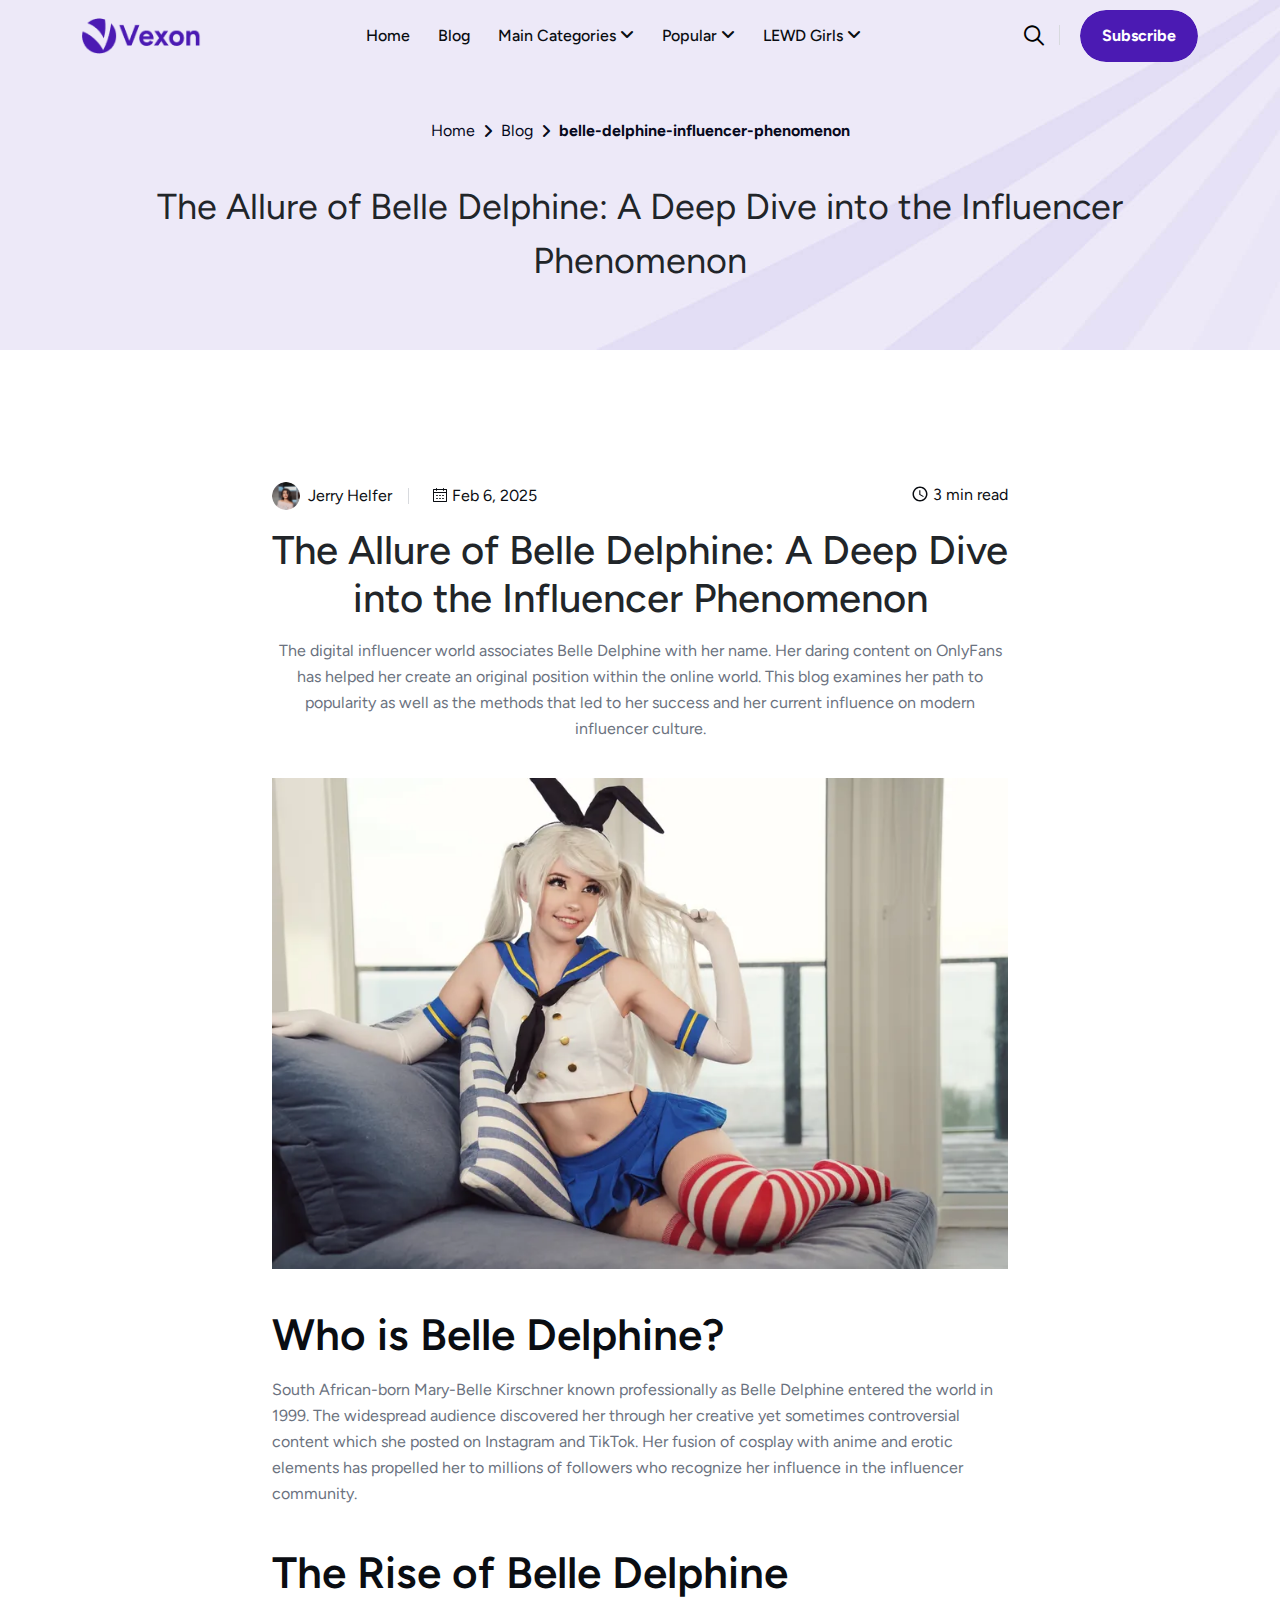
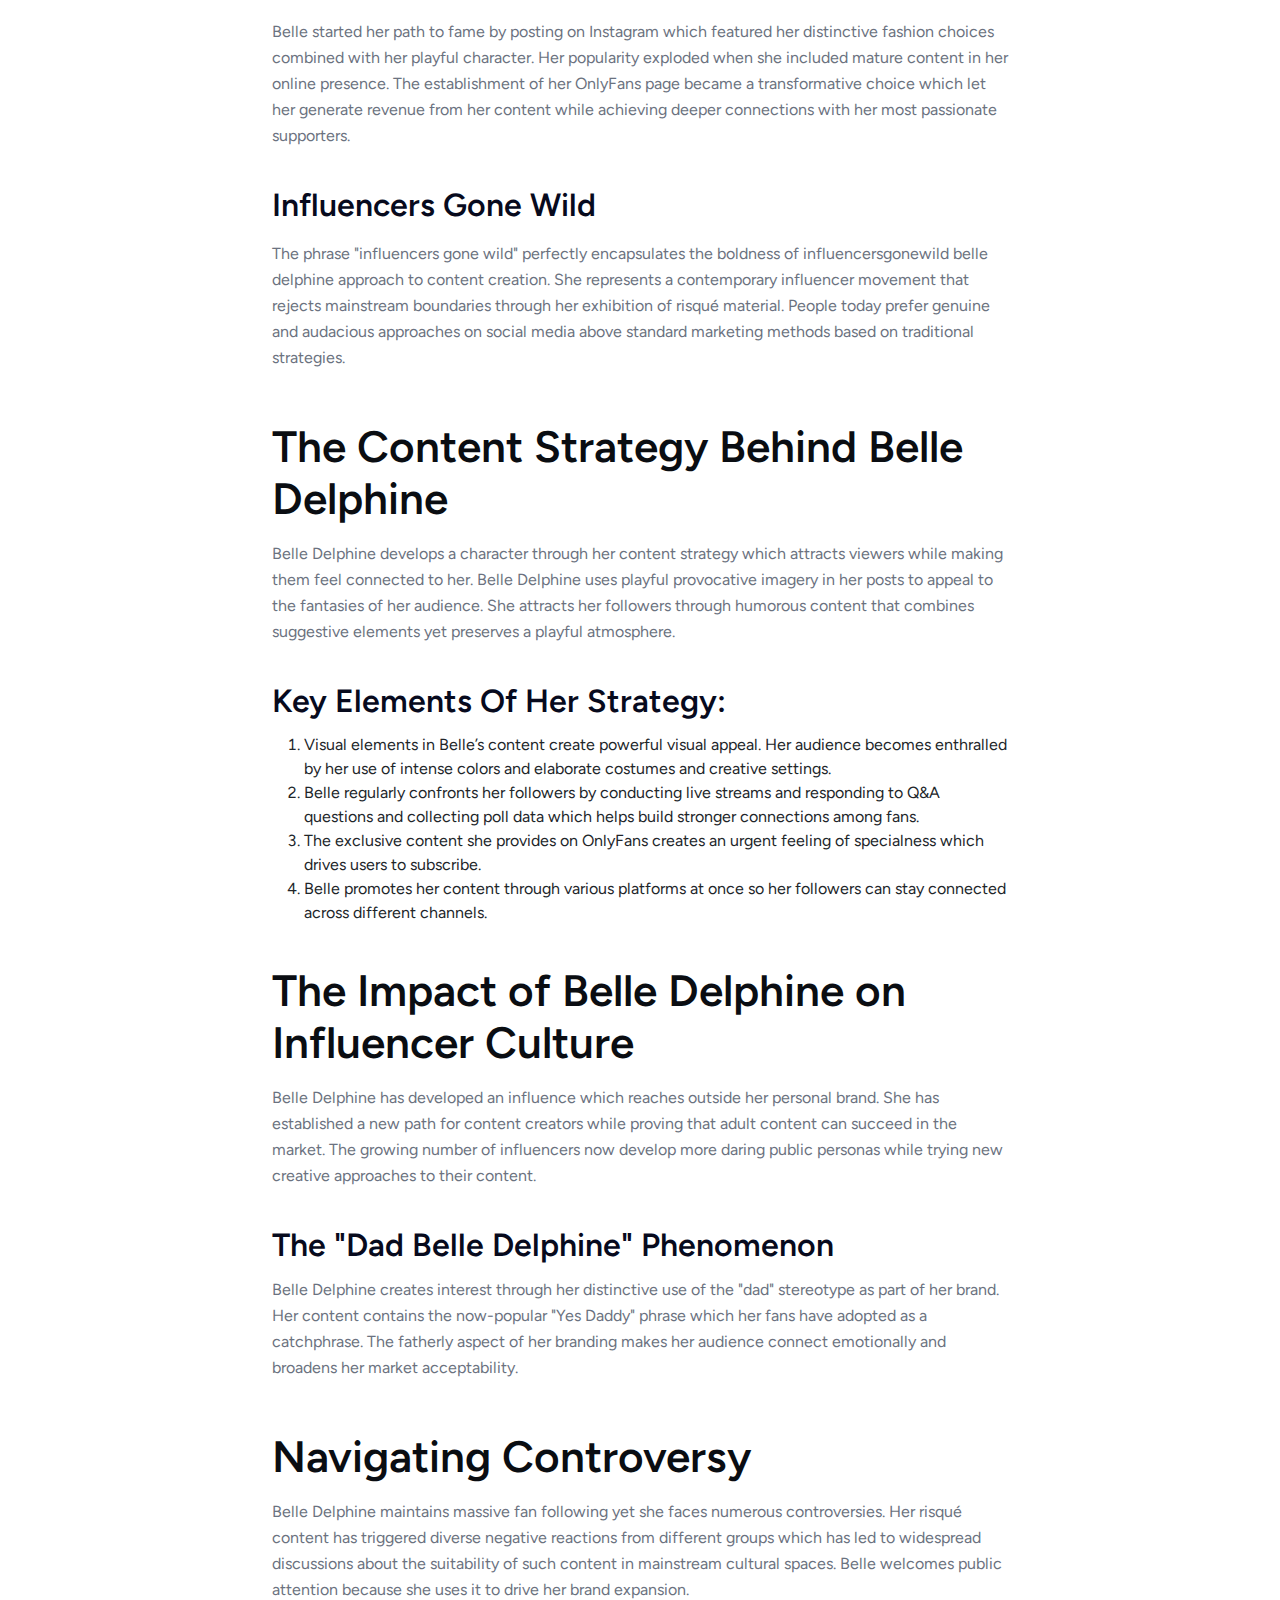
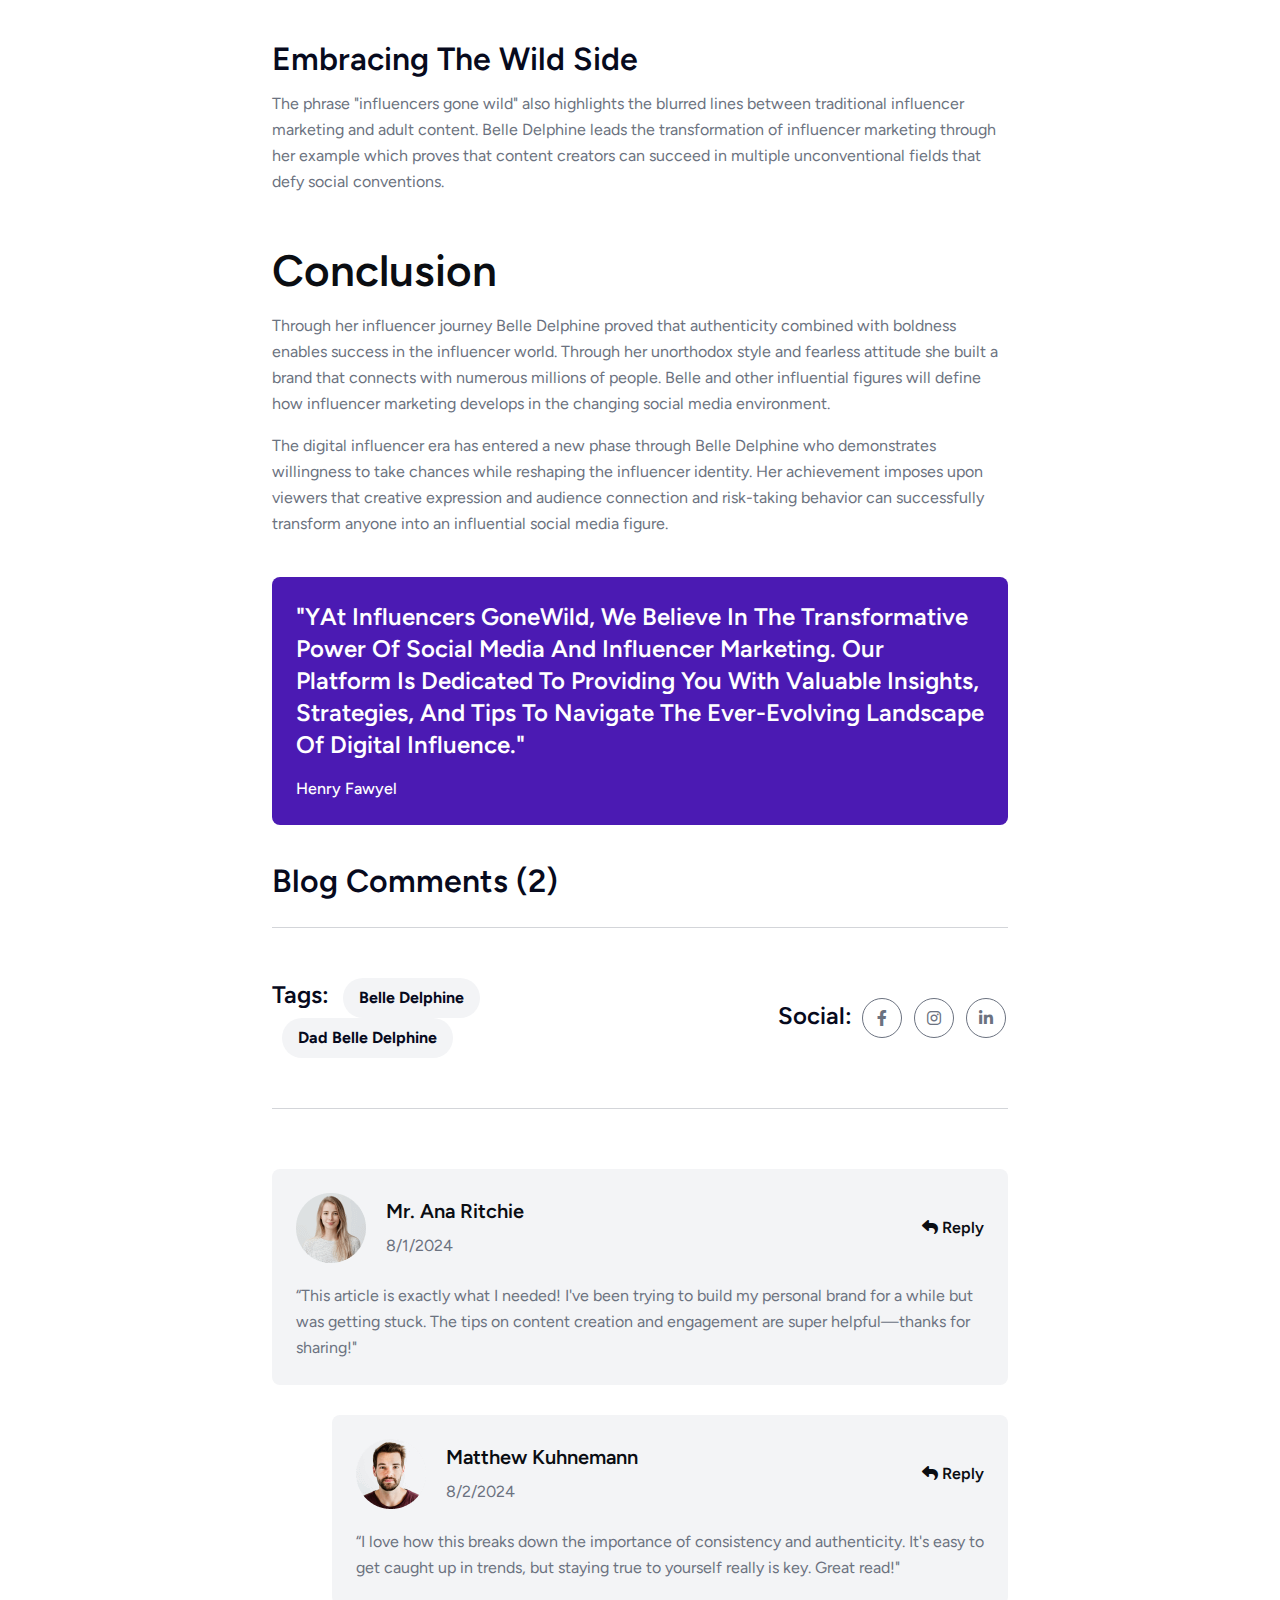
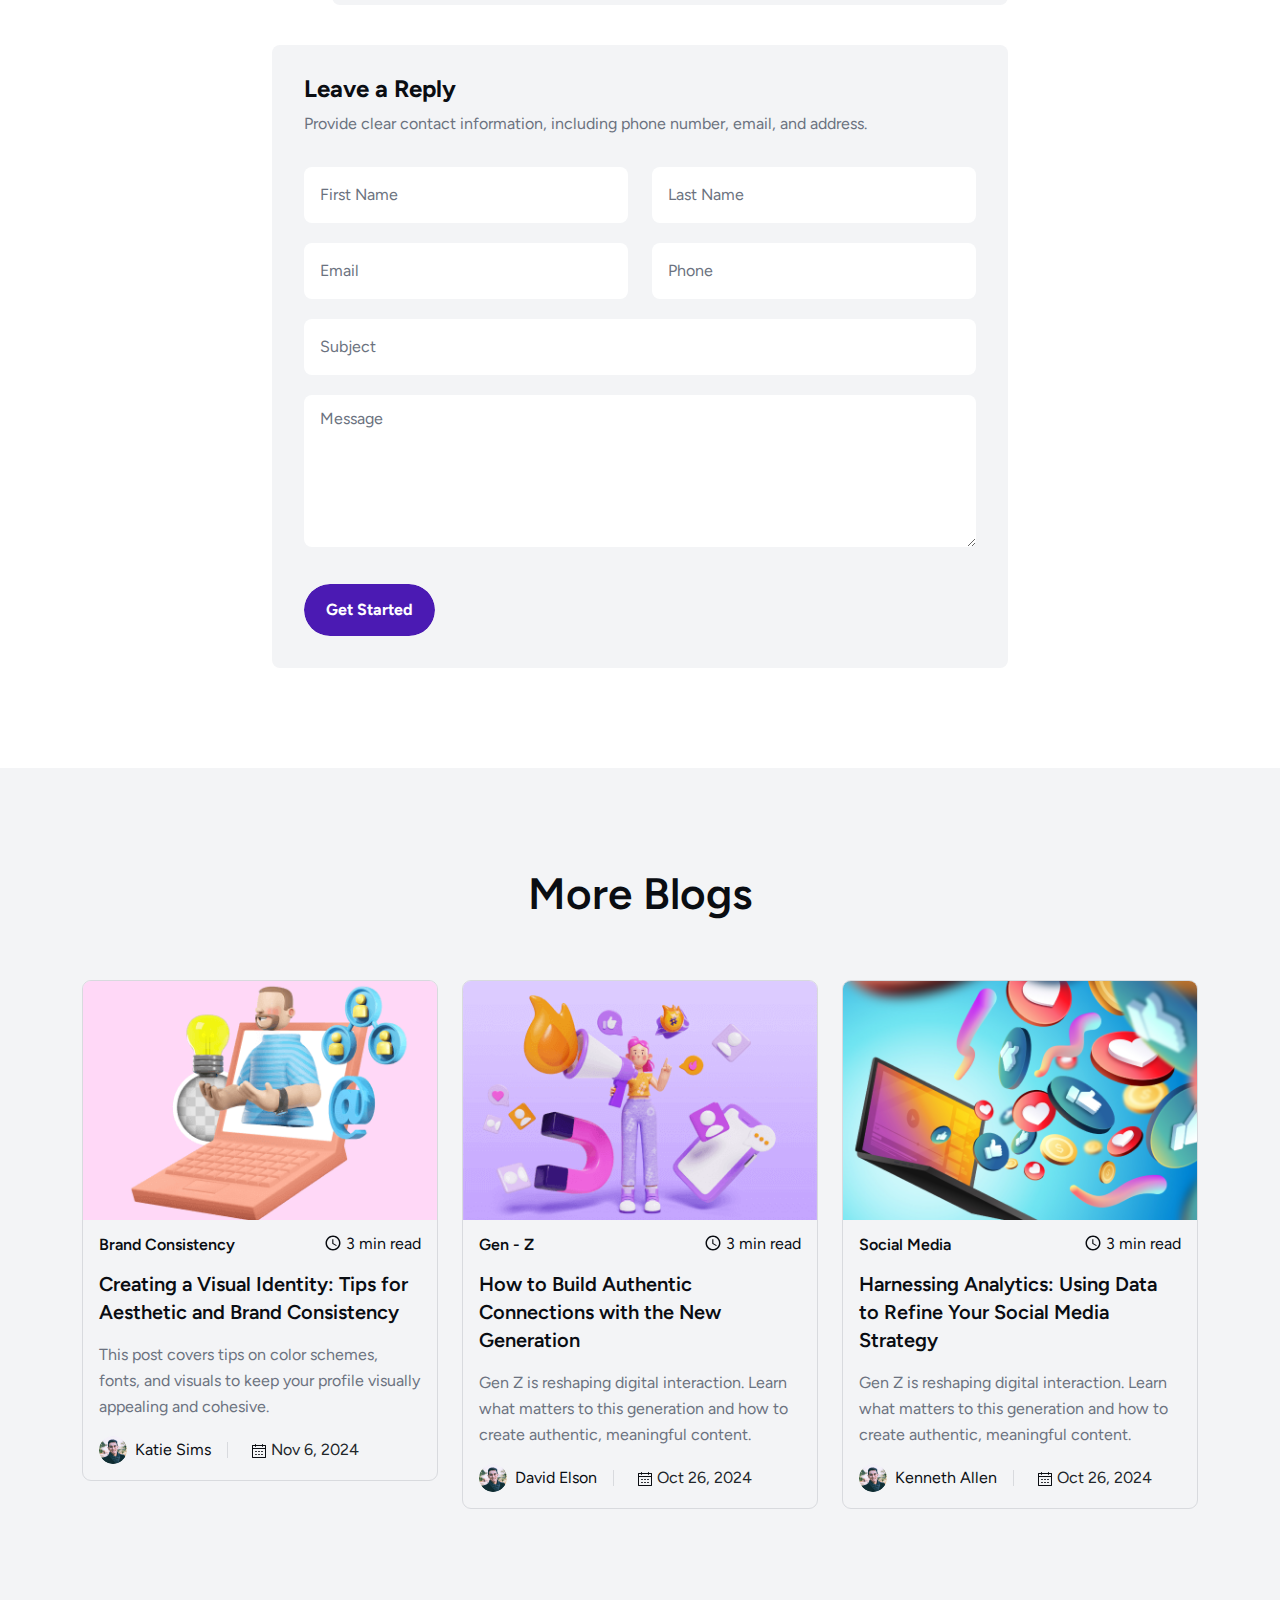
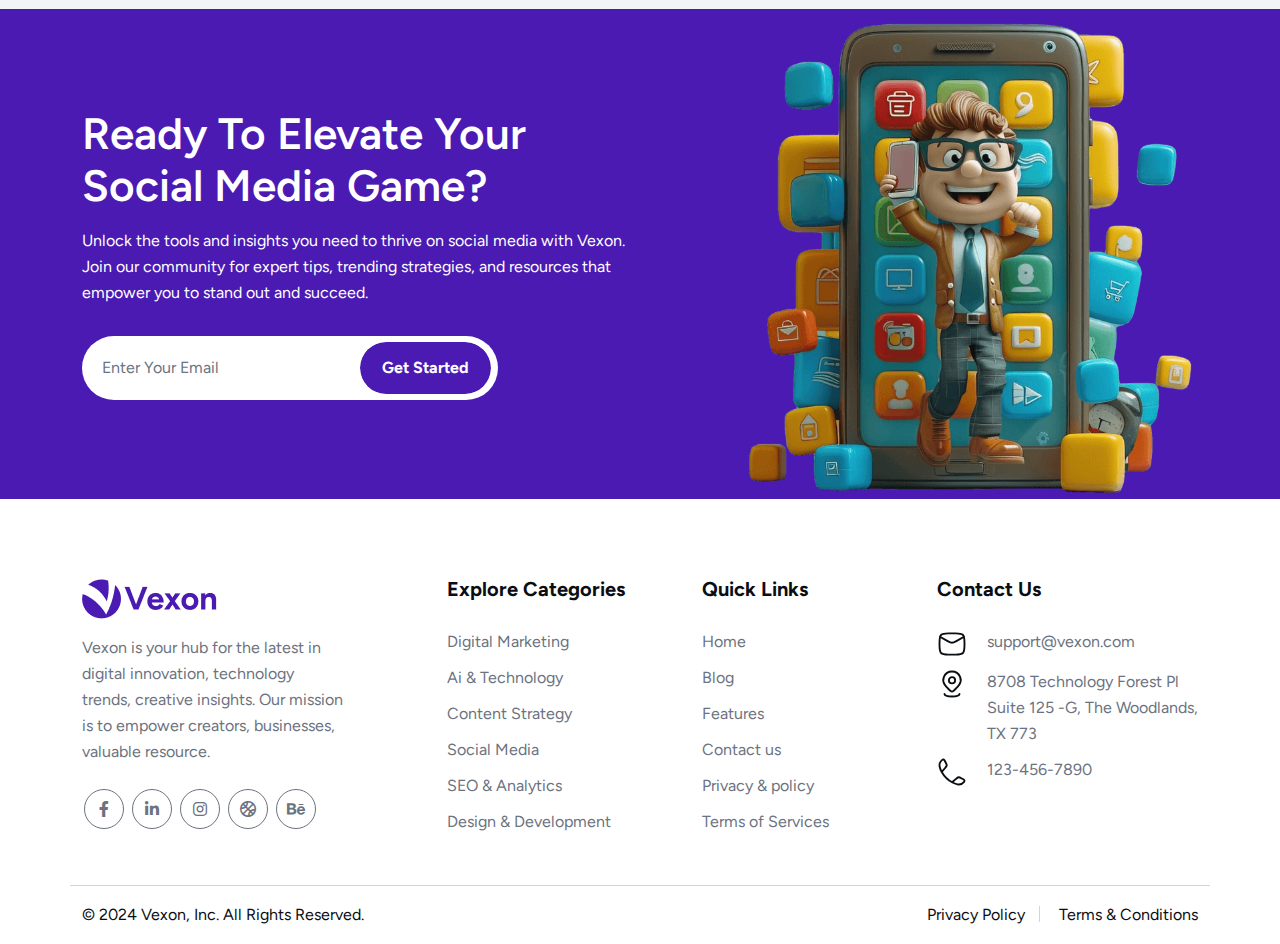
<file: belle-delphine-influencer-phenomenon.html>
<!DOCTYPE html>
<html lang="en">

<head>
	<meta charset="UTF-8" />
	<meta name="viewport" content="width=device-width, initial-scale=1.0" />
	<title>Belle Delphine: The Provocative Influencer Redefining Social Media</title>
	<meta name="description" content="Explore Belle Delphine's rise as a bold influencer, her unique content strategies, and her impact on the influencers gone wild phenomenon."/>
	<!--=====FAB ICON=======-->
	<link rel="shortcut icon" href="assets/img/logo/title1.svg" type="image/x-icon" />

	<!--=====CSS=======-->
	<link rel="stylesheet" href="assets/css/bootstrap.min.css" />
	<link rel="stylesheet" href="assets/css/fontawesome.css" />
	<link rel="stylesheet" href="assets/css/magnific-popup.css" />
	<link rel="stylesheet" href="assets/css/nice-select.css" />
	<link rel="stylesheet" href="assets/css/slick-slider.css" />
	<link rel="stylesheet" href="assets/css/owl.carousel.min.css" />
	<link rel="stylesheet" href="assets/css/aos.css" />
	<link rel="stylesheet" href="https://unpkg.com/swiper/swiper-bundle.min.css" />
	<link rel="stylesheet" href="assets/css/mobile-menu.css" />
	<link rel="stylesheet" href="assets/css/utility.css" />
	<link rel="stylesheet" href="assets/css/main.css" />

	<!--=====JQUERY=======-->
	<script src="assets/js/jquery-3-7-1.min.js"></script>
</head>

<body>
	<div class="paginacontainer">
		<div class="progress-wrap">
			<svg class="progress-circle svg-content" width="100%" height="100%" viewBox="-1 -1 102 102">
				<path d="M50,1 a49,49 0 0,1 0,98 a49,49 0 0,1 0,-98" />
			</svg>
		</div>
	</div>

	<!--=====progress END=======-->

	<!--=====PRELOADER START=======-->

	<div class="sec-preloader">
		<div class="overlay-preloader flex cac vac" id="preloader">
			<div>
				<div class="loader preloader flex vac">
					<svg width="200" height="200">
						<circle class="background" cx="90" cy="90" r="80" transform="rotate(-90, 100, 90)" />
						<circle class="outer" cx="90" cy="90" r="80" transform="rotate(-90, 100, 90)" />
					</svg>
					<span class="circle-background"></span>
					<span class="logo animated fade-in"> </span>
				</div>
			</div>
		</div>
	</div>

	<!--=====PRELOADER START=======-->

	<!-- search popup start -->
	<div class="search__popup">
		<div class="container">
			<div class="row">
				<div class="col-xxl-12">
					<div class="search__wrapper">
						<div class="search__top d-flex justify-content-between align-items-center">
							<div class="search__logo">
								<a href="index.html">
									<img src="assets/img/logo/white-logo.png" alt="vexon" />
								</a>
							</div>
							<div class="search__close">
								<button type="button" class="search__close-btn search-close-btn">
									<svg width="18" height="18" viewBox="0 0 18 18" fill="none" xmlns="http://www.w3.org/2000/svg">
										<path d="M17 1L1 17" stroke="currentColor" stroke-width="1.5" stroke-linecap="round" stroke-linejoin="round" />
										<path d="M1 1L17 17" stroke="currentColor" stroke-width="1.5" stroke-linecap="round" stroke-linejoin="round" />
									</svg>
								</button>
							</div>
						</div>
						<div class="search__form">
							<form action="#">
								<div class="search__input">
									<input class="search-input-field" type="text" placeholder="Type here to search..." />
									<span class="search-focus-border"></span>
									<button type="submit">
										<svg width="20" height="20" viewBox="0 0 20 20" fill="none" xmlns="http://www.w3.org/2000/svg">
											<path d="M9.55 18.1C14.272 18.1 18.1 14.272 18.1 9.55C18.1 4.82797 14.272 1 9.55 1C4.82797 1 1 4.82797 1 9.55C1 14.272 4.82797 18.1 9.55 18.1Z" stroke="currentColor" stroke-width="1.5" stroke-linecap="round" stroke-linejoin="round" />
											<path d="M19.0002 19.0002L17.2002 17.2002" stroke="currentColor" stroke-width="1.5" stroke-linecap="round" stroke-linejoin="round" />
										</svg>
									</button>
								</div>
							</form>
						</div>
					</div>
				</div>
			</div>
		</div>
	</div>
	<!-- search popup end -->

	<!--=====HEADER START=======-->
	<header>
		<div class="header-area header-area1 d-none d-lg-block" id="header">
			<div class="container">
				<div class="row">
					<div class="col-12">
						<div class="header-elements">
							<div class="site-logo">
								<a href="index.html">
									<img src="assets/img/logo/header-logo1.png" alt="vexon" />
								</a>
							</div>

							<div class="main-menu-ex main-menu-ex1">
								<ul>
									<li>
										<a href="https://influencersgonewild.github.io/">Home</i></a>
									</li>

									<li class="dropdown-menu-parrent">
										<a href="#" class="main1">Blog</i></a>
									</li>

									<li class="dropdown-menu-parrent">
										<a href="#" class="main1">Main Categories&nbsp<i class="fa-solid fa-angle-down"></i></a>
										<ul>
											<li><a href="blog-details1.html">Standard Format</a></li>
											<li><a href="blog-details2.html">Split Format</a></li>
											<li><a href="blog-details3.html">Overlay Format</a></li>
											<li><a href="blog-details-sidebar-left.html">Sidebar Left</a></li>
											<li><a href="blog-details-sidebar-right.html">Sidebar Right</a></li>
											<li><a href="blog-single.html">Single Post</a></li>
										</ul>
									</li>

									<li class="dropdown-menu-parrent">
										<a href="#" class="main1">Popular <i class="fa-solid fa-angle-down"></i></a>
										<ul>
											<li><a href="categories.html">Categories 01</a></li>
											<li><a href="categories2.html">Categories 02</a></li>
										</ul>
									</li>

									<li class="dropdown-menu-parrent">
										<a href="#" class="main1">LEWD Girls <i class="fa-solid fa-angle-down"></i></a>
										<ul>
											<li><a href="author.html">Author</a></li>
											<li><a href="search.html">Search Result</a></li>
											<li><a href="contact.html">Contact Us</a></li>
											<li><a href="social-media.html">Social Media</a></li>
											<li><a href="404.html">404</a></li>
										</ul>
									</li>

								</ul>
							</div>

							<div class="header1-buttons">
								<div class="vl-search-top">
									<button class="search-open-btn"><i class="fa-regular fa-magnifying-glass"></i></button>
								</div>
								<a class="theme-btn1" href="sigup.html">Subscribe </a>
							</div>
						</div>
					</div>
				</div>
			</div>
		</div>
	</header>

	<!--=====HEADER END=======-->

	<!--=====Mobile header start=======-->
	<div class="mobile-header mobile-header-main d-block d-lg-none">
		<div class="container-fluid">
			<div class="col-12">
				<div class="mobile-header-elements">
					<div class="mobile-logo">
						<a href="index1.html"><img src="assets/img/logo/header-logo1.png" alt="vexon" /></a>
					</div>
					<div class="mobile-nav-icon">
						<i class="fa-duotone fa-bars-staggered"></i>
					</div>
				</div>
			</div>
		</div>
	</div>

	<div class="mobile-sidebar d-block d-lg-none">
		<div class="logo-m">
			<a href="index.html"><img src="assets/img/logo/header-logo1.png" alt="vexon" /></a>
		</div>
		<div class="menu-close">
			<i class="fa-solid fa-xmark"></i>
		</div>
		<div class="mobile-nav">
			<ul>
				<li class="has-dropdown">
					<a href="https://influencersgonewild.github.io/">Home </a>
					<ul class="sub-menu">
						<li><a href="index.html">Home 1</a></li>
						<li><a href="index2.html">Home 2</a></li>
						<li><a href="index3.html">Home 3</a></li>
						<li><a href="index4.html">Home 4</a></li>
						<li><a href="index5.html">Home 5</a></li>
						<li><a href="index6.html">Home 6</a></li>
					</ul>
				</li>
				<li class="has-dropdown">
					<a href="#">Blog</a>
					<ul class="sub-menu">
						<li><a href="blog.html">Blog 01</a></li>
						<li><a href="blog2.html">Blog 02</a></li>
						<li><a href="blog3.html">Blog 03</a></li>
					</ul>
				</li>
				<li class="has-dropdown">
					<a href="#">Single Posts</a>
					<ul class="sub-menu">
						<li><a href="blog-details1.html">Standard Format</a></li>
						<li><a href="blog-details2.html">Split Format</a></li>
						<li><a href="blog-details3.html">Overlay Format</a></li>
						<li><a href="blog-details-sidebar-left.html">Sidebar Left</a></li>
						<li><a href="blog-details-sidebar-right.html">Sidebar Right</a></li>
						<li><a href="blog-single.html">Single Post</a></li>
					</ul>
				</li>

				<li class="has-dropdown">
					<a href="#">Pages</a>
					<ul class="sub-menu">
						<li><a href="author.html">Author</a></li>
						<li><a href="search.html">Search Result</a></li>
						<li><a href="contact.html">Contact Us</a></li>
						<li><a href="social-media.html">Social Media</a></li>
						<li><a href="404.html">404</a></li>
					</ul>
				</li>

				<li class="has-dropdown has-dropdown1">
					<a href="#" class="main">Account</a>
					<ul class="sub-menu">
						<li><a href="blog.html">Blog 01</a></li>
						<li><a href="blog2.html">Blog 02</a></li>
						<li><a href="blog-details-sidebar-left.html">Details Left</a></li>
						<li><a href="blog-details-sidebar-right.html">Details Right</a></li>
						<li><a href="blog-single.html">Single Blog</a></li>
					</ul>
				</li>
				<li><a href="contact.html">Contact Us</a></li>
			</ul>

			<div class="mobile-button">
				<a class="theme-btn1" href="contact.html">Get A Quote <i class="fa-solid fa-arrow-right"></i></a>
			</div>

			<div class="footer-contact-area1 md:pl-0 pl-20 sm:pl-0 mt-30">
				<h3 class="text-24 leading-26 font-semibold title1 pb-10">Get in touch</h3>
				<div class="contact-box d-flex">
					<div class="icon">
						<img src="assets/img/icons/footer1-icon1.svg" alt="vexon" />
					</div>
					<div class="text">
						<a href="mailto:contact@vexon.com">contact@vexon.com</a>
					</div>
				</div>

				<div class="contact-box d-flex">
					<div class="icon">
						<img src="assets/img/icons/footer1-icon2.svg" alt="vexon" />
					</div>
					<div class="text">
						<a href="#">
							123 Innovation Drive,<br />
							Tech City, ST 12345, USA
						</a>
					</div>
				</div>

				<div class="contact-box d-flex">
					<div class="icon">
						<img src="assets/img/icons/footer1-icon3.svg" alt="vexon" />
					</div>
					<div class="text">
						<a href="tel:123-456-7890">123-456-7890</a>
					</div>
				</div>
			</div>

			<div class="contact-infos">
				<h3>Our Social Network</h3>
				<ul class="social-icon">
					<li>
						<a href="#"><i class="fa-brands fa-linkedin-in"></i></a>
					</li>
					<li>
						<a href="#"><i class="fa-brands fa-x-twitter"></i></a>
					</li>
					<li>
						<a href="#"><i class="fa-brands fa-youtube"></i></a>
					</li>
					<li>
						<a href="#"><i class="fa-brands fa-instagram"></i></a>
					</li>
				</ul>
			</div>
		</div>
	</div>

	<!--=====Mobile header end=======-->

	<!--===== HERO AREA START=======-->

	<div class="inner-hero bg-cover" style="background-image: url(assets/img/bg/inner-hero-bg.jpg)">
		<div class="container">
			<div class="row">
				<div class="col-lg-12">
					<div class="main-heading">
						<div class="page-prog">
							<a href="https://influencersgonewild.github.io/">Home</a>
							<span><i class="fa-solid fa-angle-right"></i></span>
							<p>Blog</p>
							<span><i class="fa-solid fa-angle-right"></i></span>
							<p class="bold">belle-delphine-influencer-phenomenon</p>
						</div>
						<p class="mt-40" style="font-size:36px;">The Allure of Belle Delphine: A Deep Dive into the Influencer Phenomenon</p>
					</div>
				</div>
			</div>
		</div>
	</div>

	<!--===== HERO AREA END=======-->

	<!--===== BLOG DETAILS AREA START=======-->

	<div class="blog-details1-all sp">
		<div class="container">
			<div class="row">
				<div class="col-lg-12">
					<div class="row align-items-center">
						<div class="col-lg-8 m-auto">
							<div class="blog-page3-single-box text-center">
								<div class="heading1">
									<div class="social-area">
										<div class="author-area">
											<div class="author">
												<div class="author-tumb">
													<img src="assets/img/blog/sidebar-author1.png" alt="Jerry Helfer" />
												</div>
												<a href="author.html" class="author-text">Jerry Helfer</a>
											</div>
											<div class="date">
												<a href="#"><img src="assets/img/icons/date1.svg" alt="vexon" /> Feb 6,
													2025 </a>
											</div>
										</div>
										<a href="#" class="time mt-16"><img src="assets/img/icons/time1.svg" alt="vexon" /> 3 min read</a>
									</div>
									<h1>The Allure of Belle Delphine: A Deep Dive into the Influencer Phenomenon</h1>
									<p class="mt-16">The digital influencer world associates Belle Delphine with her name. Her daring content on OnlyFans has helped her create an original position within the online world. This blog examines her path to popularity as well as the methods that led to her success and her current influence on modern influencer culture.</p>
								</div>
							</div>
						</div>
						<div class="col-lg-8 m-auto">
							<div class="thumbnail image-anime _relative mt-20">
								<img src="assets/img/blog/The Allure of Belle Delphine A Deep Dive into the Influencer Phenomenon.webp" alt="vexon" />
							</div>
						</div>
					</div>
				</div>
			</div>

			<div class="row">
				<div class="col-lg-8 m-auto">
					<div class="details content-area">
						<article>
							<div class="heading1 mt-30">
								<h2 class="mt-40">Who is Belle Delphine?</h2>
								<p class="mt-16">South African-born Mary-Belle Kirschner known professionally as Belle Delphine entered the world in 1999. The widespread audience discovered her through her creative yet sometimes controversial content which she posted on Instagram and TikTok. Her fusion of cosplay with anime and erotic elements has propelled her to millions of followers who recognize her influence in the influencer community.</p>
							</div>
						</article>

						<article>
							<div class="heading1 mt-40">
								<h2>The Rise of Belle Delphine</h2>
								<p class="mt-20">Belle started her path to fame by posting on Instagram which featured her distinctive fashion choices combined with her playful character. Her popularity exploded when she included mature content in her online presence. The establishment of her OnlyFans page became a transformative choice which let her generate revenue from her content while achieving deeper connections with her most passionate supporters.</p>

								<h3 class="mt-40">Influencers Gone Wild</h3>
								<p class="mt-20">The phrase "influencers gone wild" perfectly encapsulates the boldness of influencersgonewild belle delphine approach to content creation. She represents a contemporary influencer movement that rejects mainstream boundaries through her exhibition of risqué material. People today prefer genuine and audacious approaches on social media above standard marketing methods based on traditional strategies.</p>
							</div>
						</article>

						<article>
							<div class="heading1 mt-50">
								<h2>The Content Strategy Behind Belle Delphine</h2>
								<p class="mt-16">Belle Delphine develops a character through her content strategy which attracts viewers while making them feel connected to her. Belle Delphine uses playful provocative imagery in her posts to appeal to the fantasies of her audience. She attracts her followers through humorous content that combines suggestive elements yet preserves a playful atmosphere.</p>

								<h3 class="mt-40">Key Elements of Her Strategy:</h3>
								<p class="mt-16">
									<ol>
										<li>Visual elements in Belle’s content create powerful visual appeal. Her audience becomes enthralled by her use of intense colors and elaborate costumes and creative settings.</li>
										<li>Belle regularly confronts her followers by conducting live streams and responding to Q&A questions and collecting poll data which helps build stronger connections among fans.</li>
										<li>The exclusive content she provides on OnlyFans creates an urgent feeling of specialness which drives users to subscribe.</li>
										<li>Belle promotes her content through various platforms at once so her followers can stay connected across different channels.</li>
									</ol>
								</p>
							</div>
						</article>

						<article>
							<div class="heading1 mt-40">
								<h2>The Impact of Belle Delphine on Influencer Culture</h2>
								<p class="mt-16">Belle Delphine has developed an influence which reaches outside her personal brand. She has established a new path for content creators while proving that adult content can succeed in the market. The growing number of influencers now develop more daring public personas while trying new creative approaches to their content.</p>

								<h3 class="mt-40">The "Dad Belle Delphine" Phenomenon</h3>
								<p class="mt-16">Belle Delphine creates interest through her distinctive use of the "dad" stereotype as part of her brand. Her content contains the now-popular "Yes Daddy" phrase which her fans have adopted as a catchphrase. The fatherly aspect of her branding makes her audience connect emotionally and broadens her market acceptability.</p>
							</div>
						</article>

						<article>
							<div class="heading1 mt-50">
								<h2>Navigating Controversy</h2>
								<p class="mt-16">Belle Delphine maintains massive fan following yet she faces numerous controversies. Her risqué content has triggered diverse negative reactions from different groups which has led to widespread discussions about the suitability of such content in mainstream cultural spaces. Belle welcomes public attention because she uses it to drive her brand expansion.</p>

								<h3 class="mt-40">Embracing the Wild Side</h3>
								<p class="mt-16">The phrase "influencers gone wild" also highlights the blurred lines between traditional influencer marketing and adult content. Belle Delphine leads the transformation of influencer marketing through her example which proves that content creators can succeed in multiple unconventional fields that defy social conventions.</p>
							</div>
						</article>

						<article>
							<div class="heading1 mt-50">
								<h2>Conclusion</h2>
								<p class="mt-16">Through her influencer journey Belle Delphine proved that authenticity combined with boldness enables success in the influencer world. Through her unorthodox style and fearless attitude she built a brand that connects with numerous millions of people. Belle and other influential figures will define how influencer marketing develops in the changing social media environment.</p>
								<p class="mt-16">The digital influencer era has entered a new phase through Belle Delphine who demonstrates willingness to take chances while reshaping the influencer identity. Her achievement imposes upon viewers that creative expression and audience connection and risk-taking behavior can successfully transform anyone into an influential social media figure.</p>
							</div>
						</article>

						<div class="clint-review">
							<p>"YAt Influencers GoneWild, we believe in the transformative power of social media and influencer marketing. Our platform is dedicated to providing you with valuable insights, strategies, and tips to navigate the ever-evolving landscape of digital influence."</p>
							<span>Henry Fawyel</span>
						</div>

						<div class="comments-area">
							<div class="heading1 mt-40">
								<h3>Blog Comments (2)</h3>
							</div>

							<div class="tags-social-area">
								<div class="row align-items-center">
									<div class="col-md-6">
										<div class="tags">
											<ul>
												<li class="text">Tags:</li>
												<li><a href="#">Belle Delphine</a></li>
												<li><a href="#">Dad Belle Delphine</a></li>
											</ul>
										</div>
									</div>
									<div class="col-md-6">
										<div class="social footer-social1">
											<ul>
												<li class="text">Social:</li>
												<li>
													<a href="#"><i class="fa-brands fa-facebook-f"></i></a>
												</li>
												<li>
													<a href="#"><i class="fa-brands fa-instagram"></i></a>
												</li>
												<li>
													<a href="#"><i class="fa-brands fa-linkedin-in"></i></a>
												</li>
											</ul>
										</div>
									</div>
								</div>
							</div>

							<div class="space30"></div>
							<div class="comment-box">
								<div class="top-area">
									<div class="author-area">
										<div class="image">
											<img src="assets/img/blog/comment-author1.png" alt="vexon" />
										</div>
										<div class="heading1 ml-20">
											<h4><a href="#">Mr. Ana Ritchie</a></h4>
											<p class="mt-2">8/1/2024</p>
										</div>
									</div>
									<a href="#" class="reply-btn"><i class="fa-solid fa-reply"></i> Reply</a>
								</div>

								<div class="heading1 mt-20">
									<p>“This article is exactly what I needed! I've been trying to build my personal brand for a while but was getting stuck. The tips on content creation and engagement are super helpful—thanks for sharing!"</p>
								</div>
							</div>

							<div class="comment-box ml-60">
								<div class="top-area">
									<div class="author-area">
										<div class="image">
											<img src="assets/img/blog/comment-author2.png" alt="vexon" />
										</div>
										<div class="heading1 ml-20">
											<h4><a href="#">Matthew Kuhnemann</a></h4>
											<p class="mt-2">8/2/2024</p>
										</div>
									</div>
									<a href="#" class="reply-btn"><i class="fa-solid fa-reply"></i> Reply</a>
								</div>

								<div class="heading1 mt-20">
									<p>“I love how this breaks down the importance of consistency and authenticity. It's easy to get caught up in trends, but staying true to yourself really is key. Great read!"</p>
								</div>
							</div>
						</div>

						<div class="details-contact-area">
							<div class="heading1">
								<h5>Leave a Reply</h5>
								<p class="mt-10">Provide clear contact information, including phone number, email, and address.</p>
							</div>

							<form action="#">
								<div class="row">
									<div class="col-md-6">
										<div class="single-input">
											<input type="text" placeholder="First Name" />
										</div>
									</div>
									<div class="col-md-6">
										<div class="single-input">
											<input type="text" placeholder="Last Name" />
										</div>
									</div>
									<div class="col-md-6">
										<div class="single-input">
											<input type="email" placeholder="Email" />
										</div>
									</div>
									<div class="col-md-6">
										<div class="single-input">
											<input type="number" placeholder="Phone" />
										</div>
									</div>

									<div class="col-md-12">
										<div class="single-input">
											<input type="text" placeholder="Subject" />
										</div>
									</div>

									<div class="col-md-12">
										<div class="single-input">
											<textarea rows="5" placeholder="Message"></textarea>
										</div>
										<div class="button mt-30">
											<button class="theme-btn1" type="submit">Get Started</button>
										</div>
									</div>
								</div>
							</form>
						</div>
					</div>
				</div>
			</div>
		</div>
	</div>

	<!--===== BLOG DETAILS AREA START=======-->

	<!--===== BLOG AREA START=======-->

	<div class="details-page-boxs sp bg1">
		<div class="container">
			<div class="row">
				<div class="col-lg-6 m-auto text-center">
					<div class="heading1">
						<h2>More Blogs</h2>
					</div>
				</div>
			</div>

			<div class="space30"></div>
			<div class="row">
				<div class="col-md-6 col-lg-4">
					<div class="blog1-single-box mt-30">
						<div class="thumbnail image-anime">
							<img src="assets/img/blog/blog1-image6.png" alt="vexon" />
						</div>
						<div class="heading1">
							<div class="social-area">
								<a href="#" class="social">Brand Consistency</a>
								<a href="#" class="time"><img src="assets/img/icons/time1.svg" alt="vexon" /> 3 min read</a>
							</div>
							<h4><a href="blog-details.html">Creating a Visual Identity: Tips for Aesthetic and Brand Consistency </a></h4>
							<p class="mt-16">This post covers tips on color schemes, fonts, and visuals to keep your profile visually appealing and cohesive.</p>
							<div class="author-area">
								<div class="author">
									<div class="author-tumb">
										<img src="assets/img/blog/blog1-author5.png" alt="vexon" />
									</div>
									<span class="author-text">Katie Sims</span>
								</div>
								<div class="date">
									<span><img src="assets/img/icons/date1.svg" alt="vexon" /> Nov 6, 2024 </span>
								</div>
							</div>
						</div>
					</div>
				</div>

				<div class="col-md-6 col-lg-4">
					<div class="blog1-single-box mt-30">
						<div class="thumbnail image-anime">
							<img src="assets/img/blog/blog1-image7.png" alt="vexon" />
						</div>
						<div class="heading1">
							<div class="social-area">
								<a href="#" class="social">Gen - Z</a>
								<a href="#" class="time"><img src="assets/img/icons/time1.svg" alt="vexon" /> 3 min read</a>
							</div>
							<h4><a href="blog-details.html">How to Build Authentic Connections with the New Generation</a></h4>
							<p class="mt-16">Gen Z is reshaping digital interaction. Learn what matters to this generation and how to create authentic, meaningful content.</p>
							<div class="author-area">
								<div class="author">
									<div class="author-tumb">
										<img src="assets/img/blog/blog1-author5.png" alt="vexon" />
									</div>
									<span class="author-text">David Elson</span>
								</div>
								<div class="date">
									<span><img src="assets/img/icons/date1.svg" alt="vexon" /> Oct 26, 2024 </span>
								</div>
							</div>
						</div>
					</div>
				</div>

				<div class="col-md-6 col-lg-4">
					<div class="blog1-single-box mt-30">
						<div class="thumbnail image-anime">
							<img src="assets/img/blog/blog1-image8.png" alt="vexon" />
						</div>
						<div class="heading1">
							<div class="social-area">
								<a href="#" class="social">Social Media</a>
								<a href="#" class="time"><img src="assets/img/icons/time1.svg" alt="vexon" /> 3 min read</a>
							</div>
							<h4><a href="blog-details.html">Harnessing Analytics: Using Data to Refine Your Social Media Strategy</a></h4>
							<p class="mt-16">Gen Z is reshaping digital interaction. Learn what matters to this generation and how to create authentic, meaningful content.</p>
							<div class="author-area">
								<div class="author">
									<div class="author-tumb">
										<img src="assets/img/blog/blog1-author5.png" alt="vexon" />
									</div>
									<span class="author-text">Kenneth Allen</span>
								</div>
								<div class="date">
									<span><img src="assets/img/icons/date1.svg" alt="vexon" /> Oct 26, 2024 </span>
								</div>
							</div>
						</div>
					</div>
				</div>
			</div>
		</div>
	</div>

	<!--===== BLOG AREA START=======-->

	<!--===== CTA AREA START=======-->

	<div class="cta1">
		<div class="container">
			<div class="row align-items-center">
				<div class="col-lg-6">
					<div class="heading1-w">
						<h2>Ready to Elevate Your Social Media Game?</h2>
						<p class="mt-16">Unlock the tools and insights you need to thrive on social media with Vexon. Join our community for expert tips, trending strategies, and resources that empower you to stand out and succeed.</p>
						<div class="form-area">
							<form action="#">
								<input type="email" placeholder="Enter Your Email" />
								<div class="button">
									<button class="theme-btn1">Get Started</button>
								</div>
							</form>
						</div>
					</div>
				</div>

				<div class="col-lg-6">
					<div class="image text-end sm:text-start md:text-start sm:mt-30 md:mt-30">
						<img src="assets/img/hero/hero1-image.png" alt="vexon" />
					</div>
				</div>
			</div>
		</div>
	</div>

	<!--===== CTA AREA END=======-->

	<!--===== FOOTER AREA START=======-->

	<div class="footer1 mt-80 md:mt-40 sm:mt-40">
		<div class="container">
			<div class="row">
				<div class="col-lg-3 col-md-6">
					<div class="logo">
						<a href="index.html"><img src="assets/img/logo/header-logo1.png" alt="vexon" /></a>
					</div>
					<div class="heading1 mt-16">
						<p>Vexon is your hub for the latest in digital innovation, technology trends, creative insights. Our mission is to empower creators, businesses, valuable resource.</p>
						<div class="footer-social1">
							<ul>
								<li>
									<a href="#"><i class="fa-brands fa-facebook-f"></i></a>
								</li>
								<li>
									<a href="#"><i class="fa-brands fa-linkedin-in"></i></a>
								</li>
								<li>
									<a href="#"><i class="fa-brands fa-instagram"></i></a>
								</li>
								<li>
									<a href="#"><i class="fa-regular fa-basketball"></i></a>
								</li>
								<li>
									<a href="#"><i class="fa-brands fa-behance"></i></a>
								</li>
							</ul>
						</div>
					</div>
				</div>
				<div class="col-lg-3 col-md-6 mb-50 sm:mb-30 sm:mt-30">
					<div class="footer-list1 ml-80 md:ml-0 sm:ml-0">
						<h3>Explore Categories</h3>
						<ul>
							<li><a href="#">Digital Marketing </a></li>
							<li><a href="#">Ai & Technology </a></li>
							<li><a href="#">Content Strategy </a></li>
							<li><a href="#">Social Media </a></li>
							<li><a href="#">SEO & Analytics </a></li>
							<li><a href="#">Design & Development </a></li>
						</ul>
					</div>
				</div>

				<div class="col-lg-3 col-md-6">
					<div class="footer-list1 ml-50 md:ml-0 sm:ml-0 mb-50 sm:mb-30">
						<h3>Quick Links</h3>
						<ul>
							<li><a href="#">Home </a></li>
							<li><a href="#">Blog </a></li>
							<li><a href="#">Features </a></li>
							<li><a href="#">Contact us </a></li>
							<li><a href="#">Privacy & policy </a></li>
							<li><a href="#">Terms of Services </a></li>
						</ul>
					</div>
				</div>

				<div class="col-lg-3 col-md-6">
					<div class="footer-contact-list1 mb-50 sm:mb-30">
						<h3>Contact Us</h3>
						<div class="footer-contact-box1">
							<div class="icon">
								<img src="assets/img/icons/footer1-icon1.svg" alt="vexon" />
							</div>
							<div class="text">
								<a href="#">support@vexon.com</a>
							</div>
						</div>

						<div class="footer-contact-box1">
							<div class="icon">
								<img src="assets/img/icons/footer1-icon2.svg" alt="vexon" />
							</div>
							<div class="text">
								<a href="#">8708 Technology Forest Pl <br />
									Suite 125 -G, The Woodlands, <br />
									TX 773</a>
							</div>
						</div>

						<div class="footer-contact-box1">
							<div class="icon">
								<img src="assets/img/icons/footer1-icon3.svg" alt="vexon" />
							</div>
							<div class="text">
								<a href="#">123-456-7890</a>
							</div>
						</div>
					</div>
				</div>
			</div>

			<div class="coppyrihgt1">
				<div class="row coppyrihgt-border">
					<div class="col-md-6">
						<p class="coppyrihgt">© 2024 Vexon, Inc. All Rights Reserved.</p>
					</div>
					<div class="col-md-6">
						<div class="conditions">
							<a href="#"> Privacy Policy </a>
							<a href="#"> Terms & Conditions </a>
						</div>
					</div>
				</div>
			</div>
		</div>
	</div>

	<!--===== FOOTER AREA END=======-->

	<!--=== js === -->
	<script src="assets/js/bootstrap.min.js"></script>
	<script src="assets/js/fontawesome.js"></script>
	<script src="assets/js/mobile-menu.js"></script>
	<script src="assets/js/jquery.magnific-popup.js"></script>
	<script src="assets/js/owl.carousel.min.js"></script>
	<script src="assets/js/jquery.countup.js"></script>
	<script src="assets/js/slick-slider.js"></script>
	<script src="assets/js/circle-progress.js"></script>
	<script src="assets/js/jquery.nice-select.js"></script>
	<script src="assets/js/gsap.min.js"></script>
	<script src="assets/js/ScrollTrigger.min.js"></script>
	<script src="assets/js/swiper-bundle.js"></script>
	<script src="assets/js/Splitetext.js"></script>
	<script src="assets/js/text-animation.js"></script>
	<script src="assets/js/aos.js"></script>
	<script src="assets/js/SmoothScroll.js"></script>
	<script src="assets/js/jaquery-ripples.js"></script>
	<script src="assets/js/jquery.lineProgressbar.js"></script>
	<script src="assets/js/animation.js"></script>
	<script src="assets/js/main.js"></script>
</body>

</html>
</file>
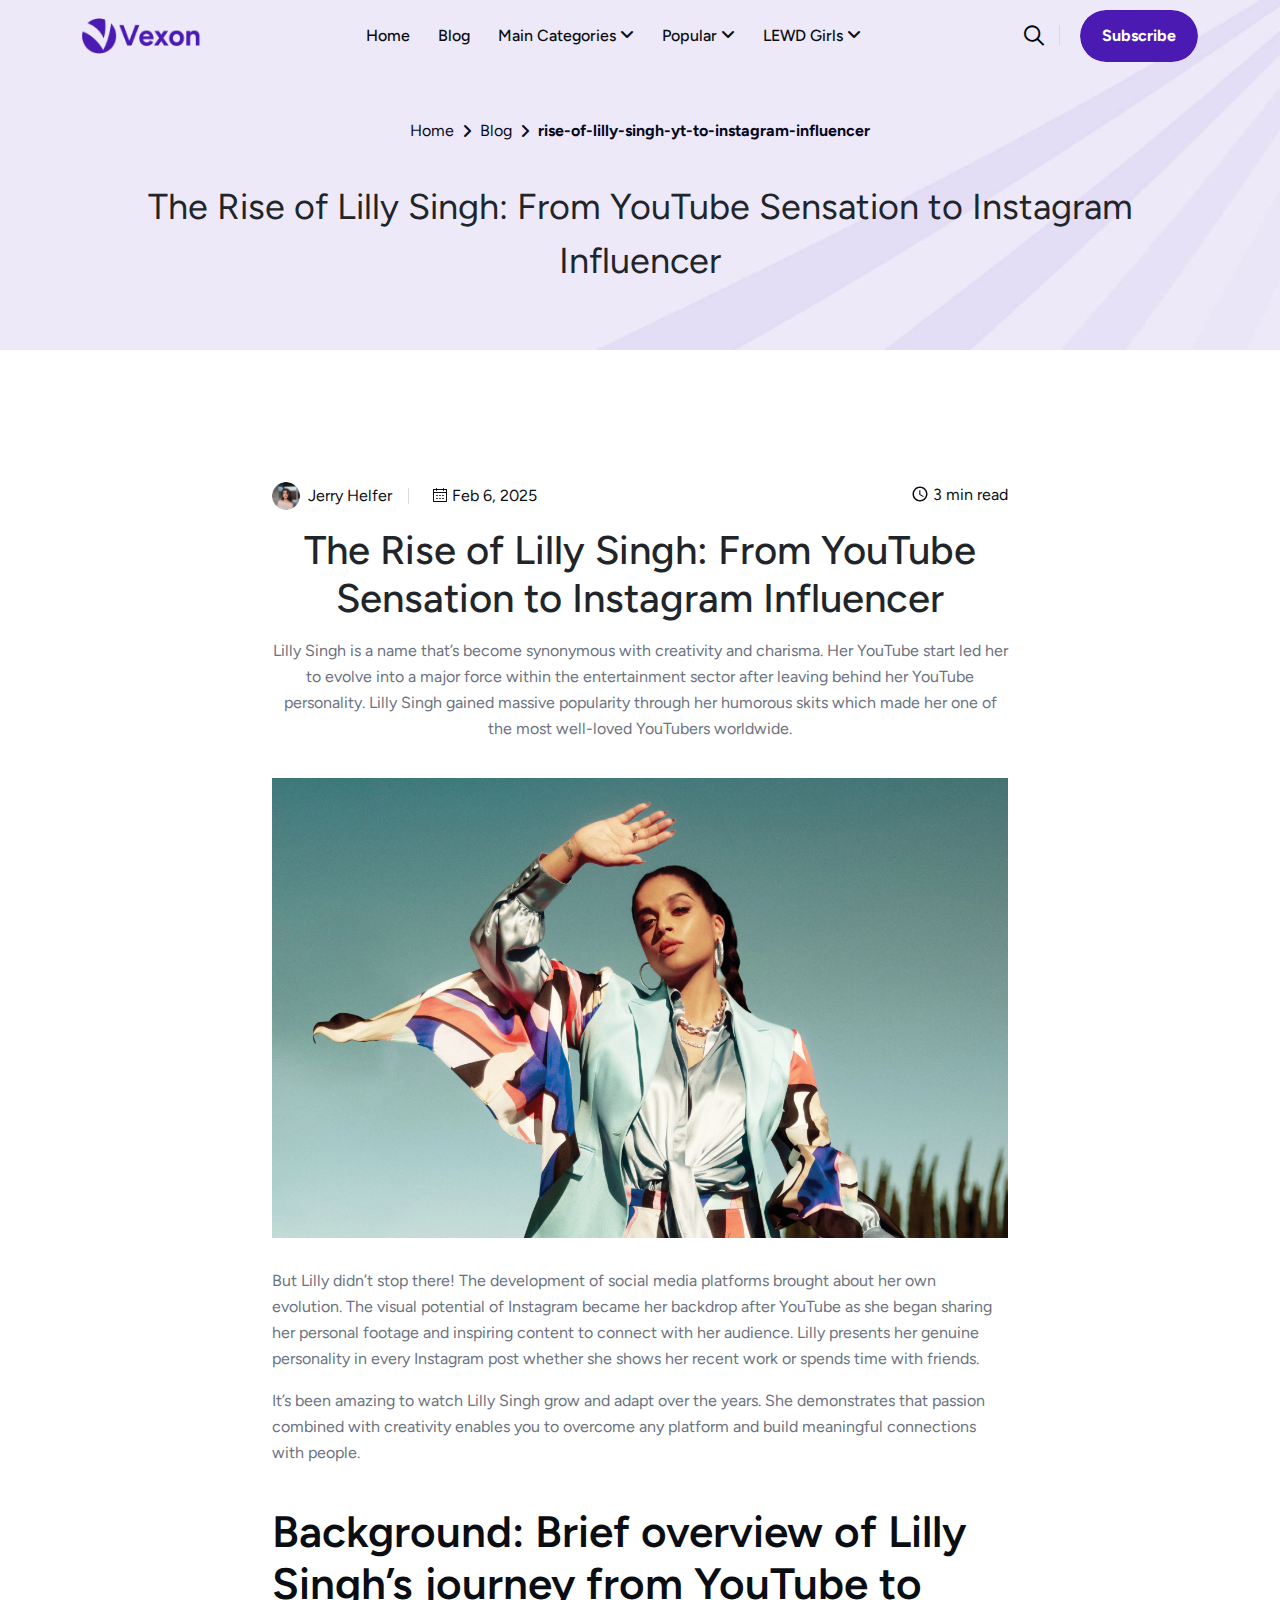
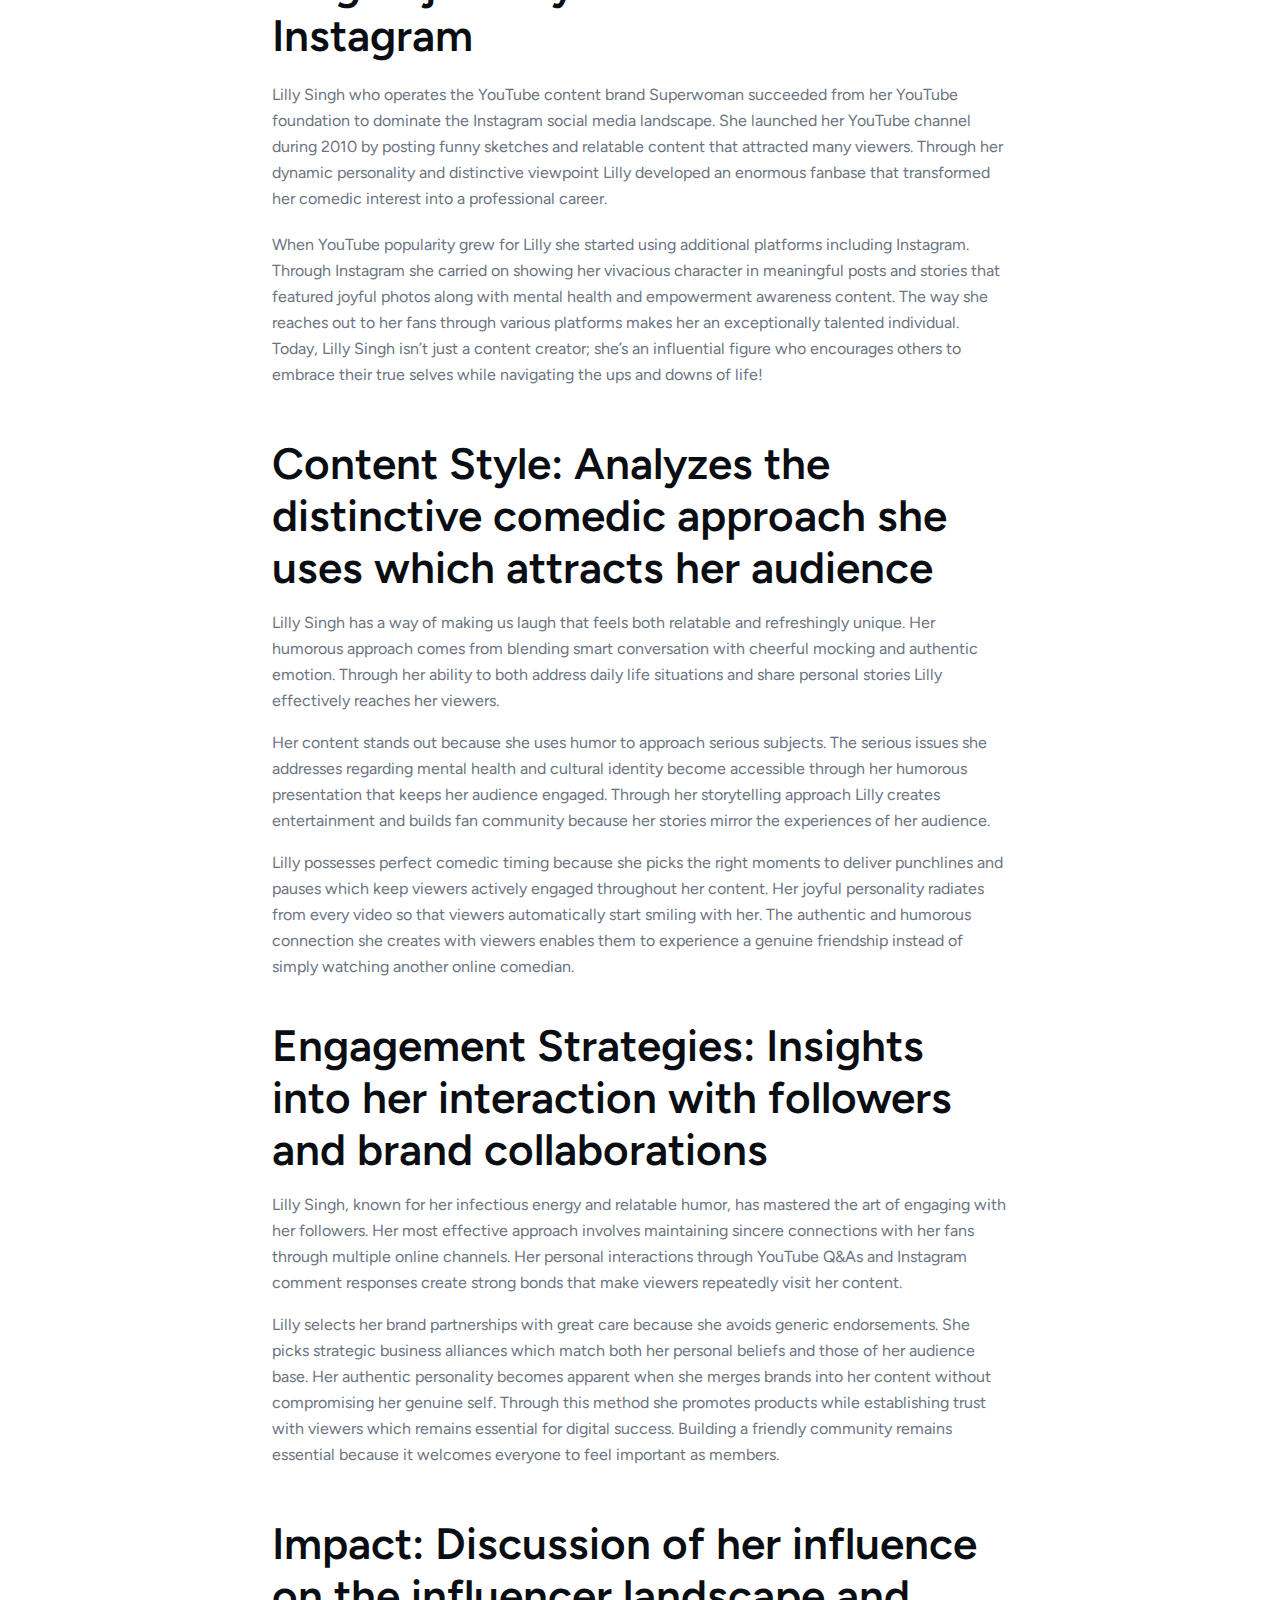
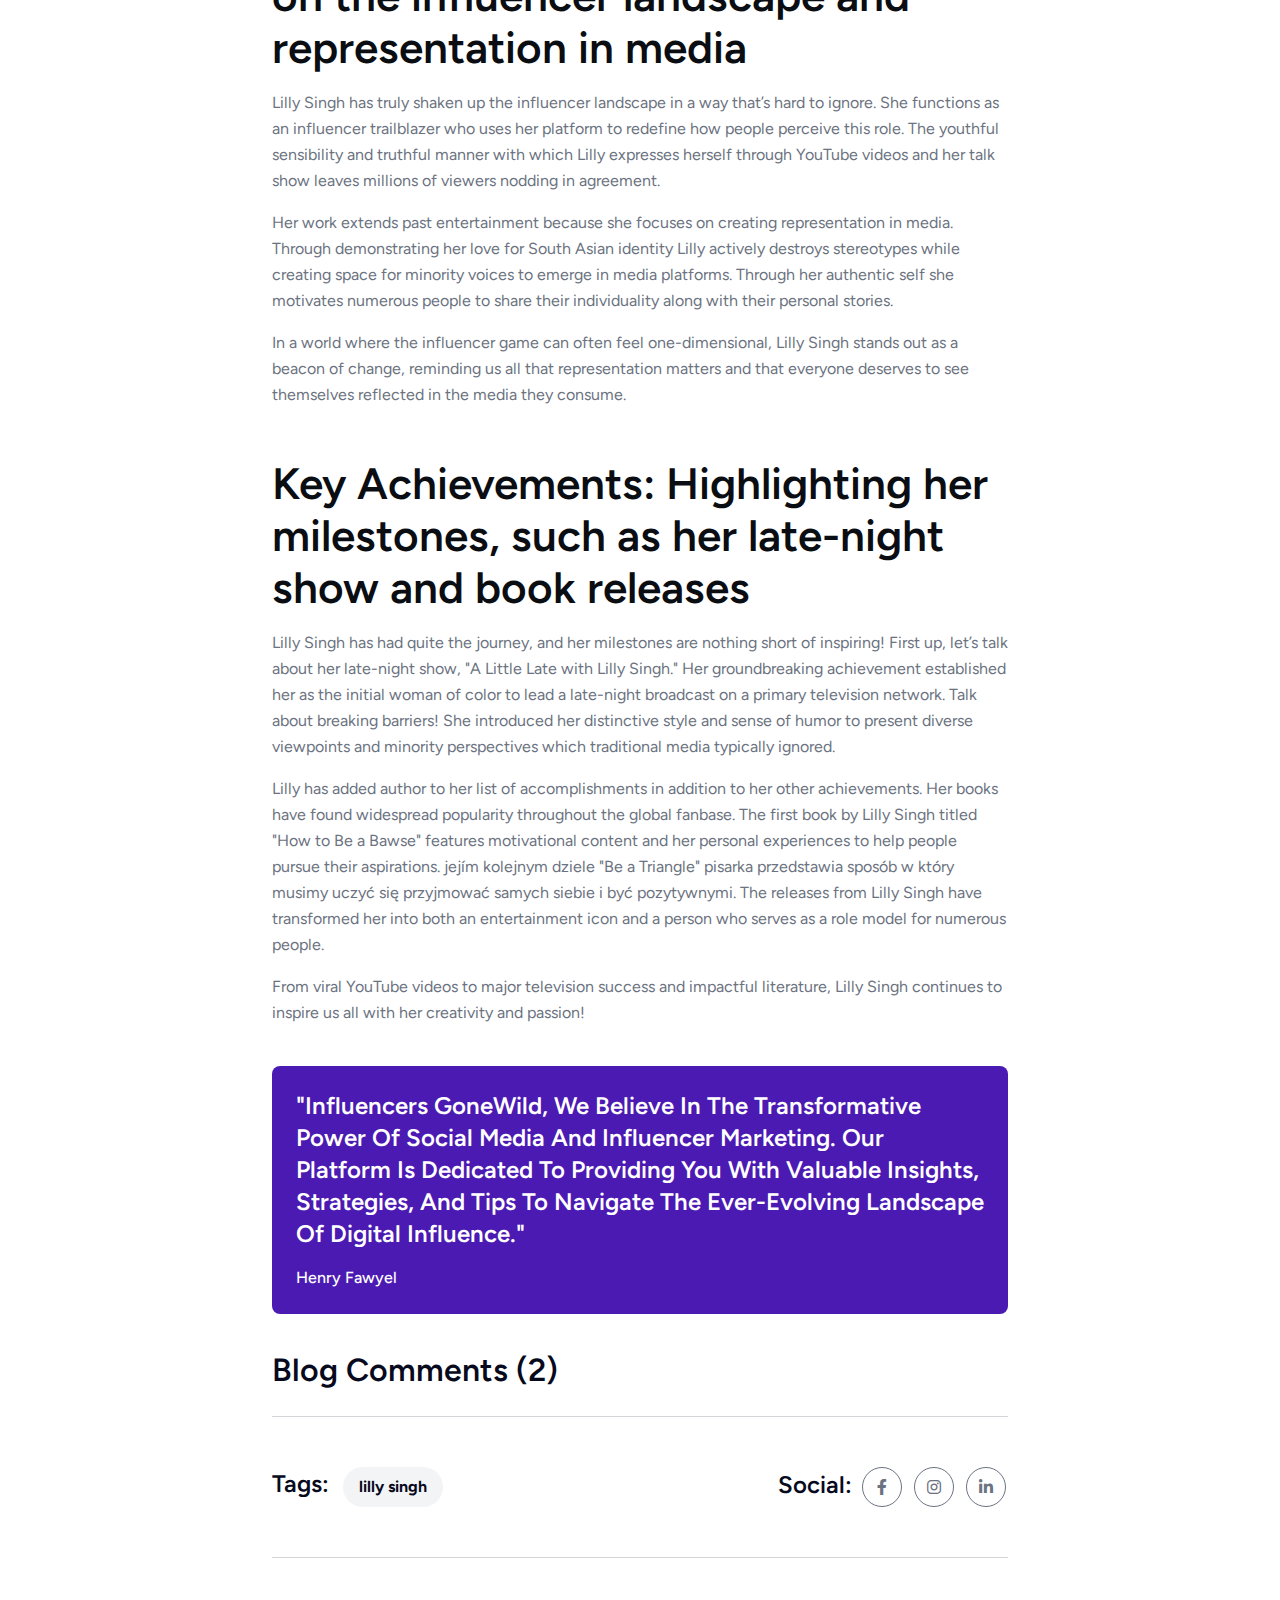
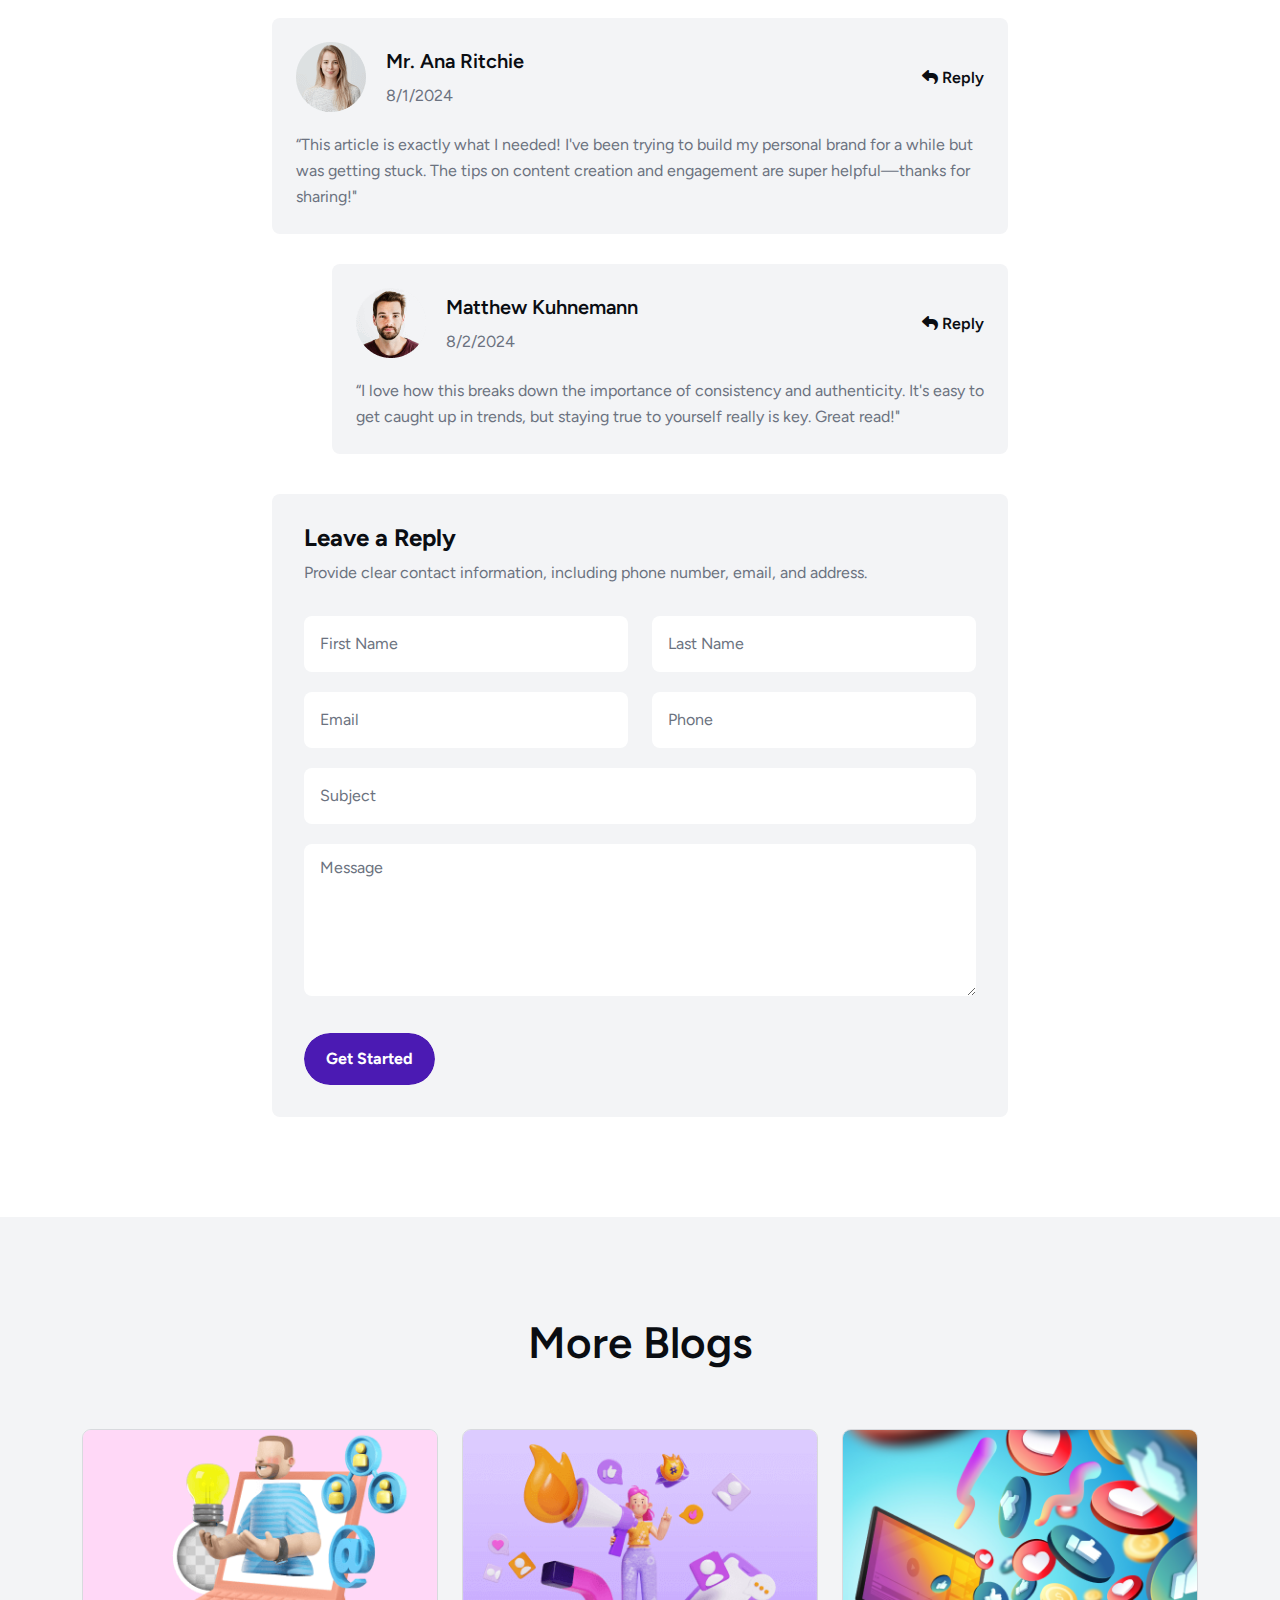
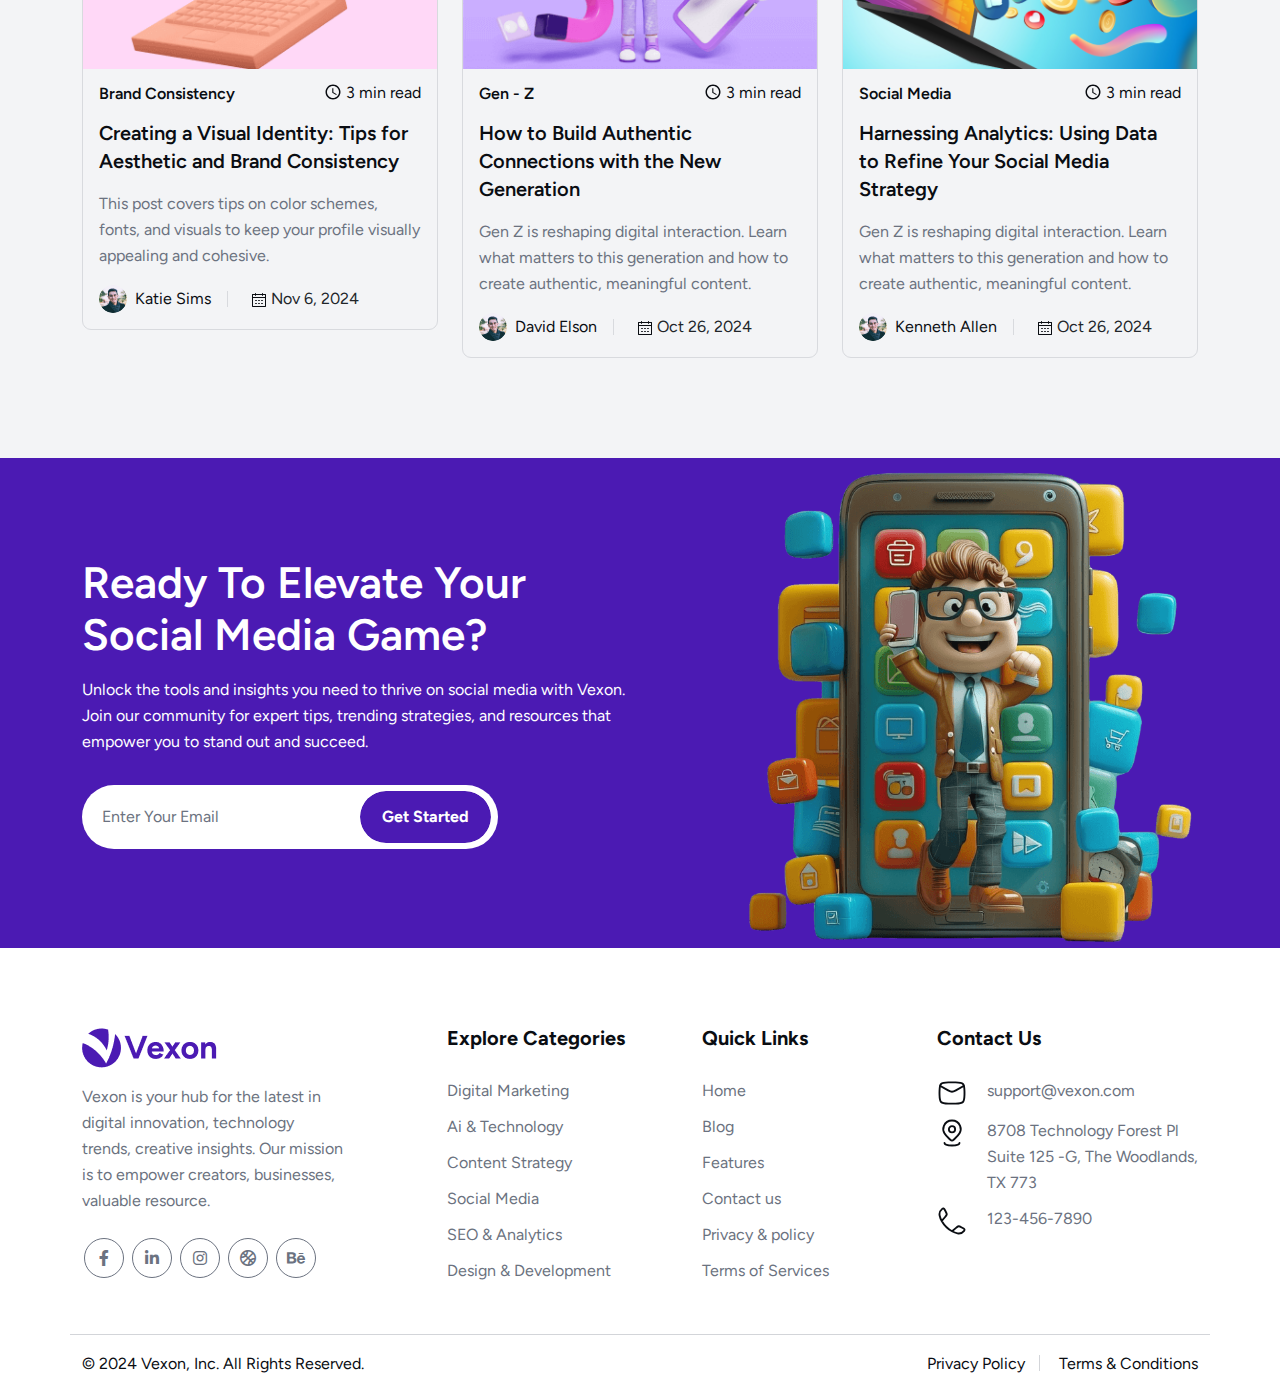
<file: rise-of-lilly-singh-yt-to-instagram-influencer.html>
<!DOCTYPE html>
<html lang="en">

<head>
	<meta charset="UTF-8" />
	<meta name="viewport" content="width=device-width, initial-scale=1.0" />
	<title>The Rise of Lilly Singh: From YT Sensation to Instagram Influencer</title>
	<meta name="description" content="Discover Lilly Singh's incredible journey from YouTube sensation to Instagram influencer! Explore her rise to fame, unique style, and creative impact. Join the fun!." />
	<!--=====FAB ICON=======-->
	<link rel="shortcut icon" href="assets/img/logo/title1.svg" type="image/x-icon" />

	<!--=====CSS=======-->
	<link rel="stylesheet" href="assets/css/bootstrap.min.css" />
	<link rel="stylesheet" href="assets/css/fontawesome.css" />
	<link rel="stylesheet" href="assets/css/magnific-popup.css" />
	<link rel="stylesheet" href="assets/css/nice-select.css" />
	<link rel="stylesheet" href="assets/css/slick-slider.css" />
	<link rel="stylesheet" href="assets/css/owl.carousel.min.css" />
	<link rel="stylesheet" href="assets/css/aos.css" />
	<link rel="stylesheet" href="https://unpkg.com/swiper/swiper-bundle.min.css" />
	<link rel="stylesheet" href="assets/css/mobile-menu.css" />
	<link rel="stylesheet" href="assets/css/utility.css" />
	<link rel="stylesheet" href="assets/css/main.css" />

	<!--=====JQUERY=======-->
	<script src="assets/js/jquery-3-7-1.min.js"></script>
</head>

<body>
	<div class="paginacontainer">
		<div class="progress-wrap">
			<svg class="progress-circle svg-content" width="100%" height="100%" viewBox="-1 -1 102 102">
				<path d="M50,1 a49,49 0 0,1 0,98 a49,49 0 0,1 0,-98" />
			</svg>
		</div>
	</div>

	<!--=====progress END=======-->

	<!--=====PRELOADER START=======-->

	<div class="sec-preloader">
		<div class="overlay-preloader flex cac vac" id="preloader">
			<div>
				<div class="loader preloader flex vac">
					<svg width="200" height="200">
						<circle class="background" cx="90" cy="90" r="80" transform="rotate(-90, 100, 90)" />
						<circle class="outer" cx="90" cy="90" r="80" transform="rotate(-90, 100, 90)" />
					</svg>
					<span class="circle-background"></span>
					<span class="logo animated fade-in"> </span>
				</div>
			</div>
		</div>
	</div>

	<!--=====PRELOADER START=======-->

	<!-- search popup start -->
	<div class="search__popup">
		<div class="container">
			<div class="row">
				<div class="col-xxl-12">
					<div class="search__wrapper">
						<div class="search__top d-flex justify-content-between align-items-center">
							<div class="search__logo">
								<a href="index.html">
									<img src="assets/img/logo/white-logo.png" alt="vexon" />
								</a>
							</div>
							<div class="search__close">
								<button type="button" class="search__close-btn search-close-btn">
									<svg width="18" height="18" viewBox="0 0 18 18" fill="none" xmlns="http://www.w3.org/2000/svg">
										<path d="M17 1L1 17" stroke="currentColor" stroke-width="1.5" stroke-linecap="round" stroke-linejoin="round" />
										<path d="M1 1L17 17" stroke="currentColor" stroke-width="1.5" stroke-linecap="round" stroke-linejoin="round" />
									</svg>
								</button>
							</div>
						</div>
						<div class="search__form">
							<form action="#">
								<div class="search__input">
									<input class="search-input-field" type="text" placeholder="Type here to search..." />
									<span class="search-focus-border"></span>
									<button type="submit">
										<svg width="20" height="20" viewBox="0 0 20 20" fill="none" xmlns="http://www.w3.org/2000/svg">
											<path d="M9.55 18.1C14.272 18.1 18.1 14.272 18.1 9.55C18.1 4.82797 14.272 1 9.55 1C4.82797 1 1 4.82797 1 9.55C1 14.272 4.82797 18.1 9.55 18.1Z" stroke="currentColor" stroke-width="1.5" stroke-linecap="round" stroke-linejoin="round" />
											<path d="M19.0002 19.0002L17.2002 17.2002" stroke="currentColor" stroke-width="1.5" stroke-linecap="round" stroke-linejoin="round" />
										</svg>
									</button>
								</div>
							</form>
						</div>
					</div>
				</div>
			</div>
		</div>
	</div>
	<!-- search popup end -->

	<!--=====HEADER START=======-->
	<header>
		<div class="header-area header-area1 d-none d-lg-block" id="header">
			<div class="container">
				<div class="row">
					<div class="col-12">
						<div class="header-elements">
							<div class="site-logo">
								<a href="index.html">
									<img src="assets/img/logo/header-logo1.png" alt="vexon" />
								</a>
							</div>

							<div class="main-menu-ex main-menu-ex1">
								<ul>
									<li>
										<a href="https://influencersgonewild.github.io/">Home</i></a>
									</li>

									<li class="dropdown-menu-parrent">
										<a href="#" class="main1">Blog</i></a>
									</li>

									<li class="dropdown-menu-parrent">
										<a href="#" class="main1">Main Categories&nbsp<i class="fa-solid fa-angle-down"></i></a>
										<ul>
											<li><a href="blog-details1.html">Standard Format</a></li>
											<li><a href="blog-details2.html">Split Format</a></li>
											<li><a href="blog-details3.html">Overlay Format</a></li>
											<li><a href="blog-details-sidebar-left.html">Sidebar Left</a></li>
											<li><a href="blog-details-sidebar-right.html">Sidebar Right</a></li>
											<li><a href="blog-single.html">Single Post</a></li>
										</ul>
									</li>

									<li class="dropdown-menu-parrent">
										<a href="#" class="main1">Popular <i class="fa-solid fa-angle-down"></i></a>
										<ul>
											<li><a href="categories.html">Categories 01</a></li>
											<li><a href="categories2.html">Categories 02</a></li>
										</ul>
									</li>

									<li class="dropdown-menu-parrent">
										<a href="#" class="main1">LEWD Girls <i class="fa-solid fa-angle-down"></i></a>
										<ul>
											<li><a href="author.html">Author</a></li>
											<li><a href="search.html">Search Result</a></li>
											<li><a href="contact.html">Contact Us</a></li>
											<li><a href="social-media.html">Social Media</a></li>
											<li><a href="404.html">404</a></li>
										</ul>
									</li>

								</ul>
							</div>

							<div class="header1-buttons">
								<div class="vl-search-top">
									<button class="search-open-btn"><i class="fa-regular fa-magnifying-glass"></i></button>
								</div>
								<a class="theme-btn1" href="sigup.html">Subscribe </a>
							</div>
						</div>
					</div>
				</div>
			</div>
		</div>
	</header>

	<!--=====HEADER END=======-->

	<!--=====Mobile header start=======-->
	<div class="mobile-header mobile-header-main d-block d-lg-none">
		<div class="container-fluid">
			<div class="col-12">
				<div class="mobile-header-elements">
					<div class="mobile-logo">
						<a href="index1.html"><img src="assets/img/logo/header-logo1.png" alt="vexon" /></a>
					</div>
					<div class="mobile-nav-icon">
						<i class="fa-duotone fa-bars-staggered"></i>
					</div>
				</div>
			</div>
		</div>
	</div>

	<div class="mobile-sidebar d-block d-lg-none">
		<div class="logo-m">
			<a href="index.html"><img src="assets/img/logo/header-logo1.png" alt="vexon" /></a>
		</div>
		<div class="menu-close">
			<i class="fa-solid fa-xmark"></i>
		</div>
		<div class="mobile-nav">
			<ul>
				<li class="has-dropdown">
					<a href="https://influencersgonewild.github.io/">Home </a>
					<ul class="sub-menu">
						<li><a href="index.html">Home 1</a></li>
						<li><a href="index2.html">Home 2</a></li>
						<li><a href="index3.html">Home 3</a></li>
						<li><a href="index4.html">Home 4</a></li>
						<li><a href="index5.html">Home 5</a></li>
						<li><a href="index6.html">Home 6</a></li>
					</ul>
				</li>
				<li class="has-dropdown">
					<a href="#">Blog</a>
					<ul class="sub-menu">
						<li><a href="blog.html">Blog 01</a></li>
						<li><a href="blog2.html">Blog 02</a></li>
						<li><a href="blog3.html">Blog 03</a></li>
					</ul>
				</li>
				<li class="has-dropdown">
					<a href="#">Single Posts</a>
					<ul class="sub-menu">
						<li><a href="blog-details1.html">Standard Format</a></li>
						<li><a href="blog-details2.html">Split Format</a></li>
						<li><a href="blog-details3.html">Overlay Format</a></li>
						<li><a href="blog-details-sidebar-left.html">Sidebar Left</a></li>
						<li><a href="blog-details-sidebar-right.html">Sidebar Right</a></li>
						<li><a href="blog-single.html">Single Post</a></li>
					</ul>
				</li>

				<li class="has-dropdown">
					<a href="#">Pages</a>
					<ul class="sub-menu">
						<li><a href="author.html">Author</a></li>
						<li><a href="search.html">Search Result</a></li>
						<li><a href="contact.html">Contact Us</a></li>
						<li><a href="social-media.html">Social Media</a></li>
						<li><a href="404.html">404</a></li>
					</ul>
				</li>

				<li class="has-dropdown has-dropdown1">
					<a href="#" class="main">Account</a>
					<ul class="sub-menu">
						<li><a href="blog.html">Blog 01</a></li>
						<li><a href="blog2.html">Blog 02</a></li>
						<li><a href="blog-details-sidebar-left.html">Details Left</a></li>
						<li><a href="blog-details-sidebar-right.html">Details Right</a></li>
						<li><a href="blog-single.html">Single Blog</a></li>
					</ul>
				</li>
				<li><a href="contact.html">Contact Us</a></li>
			</ul>

			<div class="mobile-button">
				<a class="theme-btn1" href="contact.html">Get A Quote <i class="fa-solid fa-arrow-right"></i></a>
			</div>

			<div class="footer-contact-area1 md:pl-0 pl-20 sm:pl-0 mt-30">
				<h3 class="text-24 leading-26 font-semibold title1 pb-10">Get in touch</h3>
				<div class="contact-box d-flex">
					<div class="icon">
						<img src="assets/img/icons/footer1-icon1.svg" alt="vexon" />
					</div>
					<div class="text">
						<a href="mailto:contact@vexon.com">contact@vexon.com</a>
					</div>
				</div>

				<div class="contact-box d-flex">
					<div class="icon">
						<img src="assets/img/icons/footer1-icon2.svg" alt="vexon" />
					</div>
					<div class="text">
						<a href="#">
							123 Innovation Drive,<br />
							Tech City, ST 12345, USA
						</a>
					</div>
				</div>

				<div class="contact-box d-flex">
					<div class="icon">
						<img src="assets/img/icons/footer1-icon3.svg" alt="vexon" />
					</div>
					<div class="text">
						<a href="tel:123-456-7890">123-456-7890</a>
					</div>
				</div>
			</div>

			<div class="contact-infos">
				<h3>Our Social Network</h3>
				<ul class="social-icon">
					<li>
						<a href="#"><i class="fa-brands fa-linkedin-in"></i></a>
					</li>
					<li>
						<a href="#"><i class="fa-brands fa-x-twitter"></i></a>
					</li>
					<li>
						<a href="#"><i class="fa-brands fa-youtube"></i></a>
					</li>
					<li>
						<a href="#"><i class="fa-brands fa-instagram"></i></a>
					</li>
				</ul>
			</div>
		</div>
	</div>

	<!--=====Mobile header end=======-->

	<!--===== HERO AREA START=======-->

	<div class="inner-hero bg-cover" style="background-image: url(assets/img/bg/inner-hero-bg.jpg)">
		<div class="container">
			<div class="row">
				<div class="col-lg-12">
					<div class="main-heading">
						<div class="page-prog">
							<a href="https://influencersgonewild.github.io/">Home</a>
							<span><i class="fa-solid fa-angle-right"></i></span>
							<p>Blog</p>
							<span><i class="fa-solid fa-angle-right"></i></span>
							<p class="bold">rise-of-lilly-singh-yt-to-instagram-influencer</p>
						</div>
						<p class="mt-40" style="font-size:36px;">The Rise of Lilly Singh: From YouTube Sensation to Instagram Influencer</p>
					</div>
				</div>
			</div>
		</div>
	</div>

	<!--===== HERO AREA END=======-->

	<!--===== BLOG DETAILS AREA START=======-->

	<div class="blog-details1-all sp">
		<div class="container">
			<div class="row">
				<div class="col-lg-12">
					<div class="row align-items-center">
						<div class="col-lg-8 m-auto">
							<div class="blog-page3-single-box text-center">
								<div class="heading1">
									<div class="social-area">
										<div class="author-area">
											<div class="author">
												<div class="author-tumb">
													<img src="assets/img/blog/sidebar-author1.png" alt="Jerry Helfer" />
												</div>
												<a href="author.html" class="author-text">Jerry Helfer</a>
											</div>
											<div class="date">
												<a href="#"><img src="assets/img/icons/date1.svg" alt="vexon" /> Feb 6,
													2025 </a>
											</div>
										</div>
										<a href="#" class="time mt-16"><img src="assets/img/icons/time1.svg" alt="vexon" /> 3 min read</a>
									</div>
									<h1>The Rise of Lilly Singh: From YouTube Sensation to Instagram Influencer</h1>
									<p class="mt-16">Lilly Singh is a name that’s become synonymous with creativity and charisma. Her YouTube start led her to evolve into a major force within the entertainment sector after leaving behind her YouTube personality. Lilly Singh gained massive popularity through her humorous skits which made her one of the most well-loved YouTubers worldwide.</p>
								</div>
							</div>
						</div>
						<div class="col-lg-8 m-auto">
							<div class="thumbnail image-anime _relative mt-20">
								<img src="assets/img/blog/The Rise of Lilly Singh From YouTube Sensation to Instagram Influencer.webp" alt="The Rise of Lilly Singh From YouTube Sensation to Instagram Influencer" />
							</div>
						</div>
					</div>
				</div>
			</div>

			<div class="row">
				<div class="col-lg-8 m-auto">
					<div class="details content-area">
						<article>
							<div class="heading1 mt-30">
								<p class="mt-16">But Lilly didn’t stop there! The development of social media platforms brought about her own evolution. The visual potential of Instagram became her backdrop after YouTube as she began sharing her personal footage and inspiring content to connect with her audience. Lilly presents her genuine personality in every Instagram post whether she shows her recent work or spends time with friends.</p>
                                
								<p class="mt-16">It’s been amazing to watch Lilly Singh grow and adapt over the years. She demonstrates that passion combined with creativity enables you to overcome any platform and build meaningful connections with people.</p>
							</div>
						</article>

						<article>
							<div class="heading1 mt-40">
								<h2>Background: Brief overview of Lilly Singh’s journey from YouTube to Instagram</h2>
								<p class="mt-20">Lilly Singh who operates the YouTube content brand Superwoman succeeded from her YouTube foundation to dominate the Instagram social media landscape. She launched her YouTube channel during 2010 by posting funny sketches and relatable content that attracted many viewers. Through her dynamic personality and distinctive viewpoint Lilly developed an enormous fanbase that transformed her comedic interest into a professional career.</p>
								
                                <p class="mt-20">When YouTube popularity grew for Lilly she started using additional platforms including Instagram. Through Instagram she carried on showing her vivacious character in meaningful posts and stories that featured joyful photos along with mental health and empowerment awareness content. The way she reaches out to her fans through various platforms makes her an exceptionally talented individual. Today, Lilly Singh isn’t just a content creator; she’s an influential figure who encourages others to embrace their true selves while navigating the ups and downs of life!</p>
							</div>
						</article>

						<article>
							<div class="heading1 mt-50">
								<h2>Content Style: Analyzes the distinctive comedic approach she uses which attracts her audience</h2>
								<p class="mt-16">Lilly Singh has a way of making us laugh that feels both relatable and refreshingly unique. Her humorous approach comes from blending smart conversation with cheerful mocking and authentic emotion. Through her ability to both address daily life situations and share personal stories Lilly effectively reaches her viewers.</p>
								
                                <p class="mt-16">Her content stands out because she uses humor to approach serious subjects. The serious issues she addresses regarding mental health and cultural identity become accessible through her humorous presentation that keeps her audience engaged. Through her storytelling approach Lilly creates entertainment and builds fan community because her stories mirror the experiences of her audience.</p>
								
                                <p class="mt-16">Lilly possesses perfect comedic timing because she picks the right moments to deliver punchlines and pauses which keep viewers actively engaged throughout her content. Her joyful personality radiates from every video so that viewers automatically start smiling with her. The authentic and humorous connection she creates with viewers enables them to experience a genuine friendship instead of simply watching another online comedian.</p>
							</div>
						</article>

						<article>
							<div class="heading1 mt-40">
								<h2>Engagement Strategies: Insights into her interaction with followers and brand collaborations</h2>
								<p class="mt-16">Lilly Singh, known for her infectious energy and relatable humor, has mastered the art of engaging with her followers. Her most effective approach involves maintaining sincere connections with her fans through multiple online channels. Her personal interactions through YouTube Q&As and Instagram comment responses create strong bonds that make viewers repeatedly visit her content.</p>

								<p class="mt-16">Lilly selects her brand partnerships with great care because she avoids generic endorsements. She picks strategic business alliances which match both her personal beliefs and those of her audience base. Her authentic personality becomes apparent when she merges brands into her content without compromising her genuine self. Through this method she promotes products while establishing trust with viewers which remains essential for digital success. Building a friendly community remains essential because it welcomes everyone to feel important as members.</p>
							</div>
						</article>

						<article>
							<div class="heading1 mt-50">
								<h2>Impact: Discussion of her influence on the influencer landscape and representation in media</h2>
								<p class="mt-16">Lilly Singh has truly shaken up the influencer landscape in a way that’s hard to ignore. She functions as an influencer trailblazer who uses her platform to redefine how people perceive this role. The youthful sensibility and truthful manner with which Lilly expresses herself through YouTube videos and her talk show leaves millions of viewers nodding in agreement.</p>

                                <p class="mt-16">Her work extends past entertainment because she focuses on creating representation in media. Through demonstrating her love for South Asian identity Lilly actively destroys stereotypes while creating space for minority voices to emerge in media platforms. Through her authentic self she motivates numerous people to share their individuality along with their personal stories.</p>

                                <p class="mt-16">In a world where the influencer game can often feel one-dimensional, Lilly Singh stands out as a beacon of change, reminding us all that representation matters and that everyone deserves to see themselves reflected in the media they consume.</p>
							</div>
						</article>

						<article>
							<div class="heading1 mt-50">
								<h2>Key Achievements: Highlighting her milestones, such as her late-night show and book releases</h2>
								<p class="mt-16">Lilly Singh has had quite the journey, and her milestones are nothing short of inspiring! First up, let’s talk about her late-night show, "A Little Late with Lilly Singh." Her groundbreaking achievement established her as the initial woman of color to lead a late-night broadcast on a primary television network. Talk about breaking barriers! She introduced her distinctive style and sense of humor to present diverse viewpoints and minority perspectives which traditional media typically ignored.</p>

								
                                <p class="mt-16">Lilly has added author to her list of accomplishments in addition to her other achievements. Her books have found widespread popularity throughout the global fanbase. The first book by Lilly Singh titled "How to Be a Bawse" features motivational content and her personal experiences to help people pursue their aspirations. jejím kolejnym dziele "Be a Triangle" pisarka przedstawia sposób w który musimy uczyć się przyjmować samych siebie i być pozytywnymi. The releases from Lilly Singh have transformed her into both an entertainment icon and a person who serves as a role model for numerous people.</p>
								
                                <p class="mt-16">From viral YouTube videos to major television success and impactful literature, Lilly Singh continues to inspire us all with her creativity and passion!</p>
							</div>
						</article>

						<div class="clint-review">
							<p>"Influencers GoneWild, we believe in the transformative power of social media and influencer marketing. Our platform is dedicated to providing you with valuable insights, strategies, and tips to navigate the ever-evolving landscape of digital influence."</p>
							<span>Henry Fawyel</span>
						</div>

						<div class="comments-area">
							<div class="heading1 mt-40">
								<h3>Blog Comments (2)</h3>
							</div>

							<div class="tags-social-area">
								<div class="row align-items-center">
									<div class="col-md-6">
										<div class="tags">
											<ul>
												<li class="text">Tags:</li>
												<li><a href="#">lilly singh</a></li>
											</ul>
										</div>
									</div>
									<div class="col-md-6">
										<div class="social footer-social1">
											<ul>
												<li class="text">Social:</li>
												<li>
													<a href="#"><i class="fa-brands fa-facebook-f"></i></a>
												</li>
												<li>
													<a href="#"><i class="fa-brands fa-instagram"></i></a>
												</li>
												<li>
													<a href="#"><i class="fa-brands fa-linkedin-in"></i></a>
												</li>
											</ul>
										</div>
									</div>
								</div>
							</div>

							<div class="space30"></div>
							<div class="comment-box">
								<div class="top-area">
									<div class="author-area">
										<div class="image">
											<img src="assets/img/blog/comment-author1.png" alt="vexon" />
										</div>
										<div class="heading1 ml-20">
											<h4><a href="#">Mr. Ana Ritchie</a></h4>
											<p class="mt-2">8/1/2024</p>
										</div>
									</div>
									<a href="#" class="reply-btn"><i class="fa-solid fa-reply"></i> Reply</a>
								</div>

								<div class="heading1 mt-20">
									<p>“This article is exactly what I needed! I've been trying to build my personal brand for a while but was getting stuck. The tips on content creation and engagement are super helpful—thanks for sharing!"</p>
								</div>
							</div>

							<div class="comment-box ml-60">
								<div class="top-area">
									<div class="author-area">
										<div class="image">
											<img src="assets/img/blog/comment-author2.png" alt="vexon" />
										</div>
										<div class="heading1 ml-20">
											<h4><a href="#">Matthew Kuhnemann</a></h4>
											<p class="mt-2">8/2/2024</p>
										</div>
									</div>
									<a href="#" class="reply-btn"><i class="fa-solid fa-reply"></i> Reply</a>
								</div>

								<div class="heading1 mt-20">
									<p>“I love how this breaks down the importance of consistency and authenticity. It's easy to get caught up in trends, but staying true to yourself really is key. Great read!"</p>
								</div>
							</div>
						</div>

						<div class="details-contact-area">
							<div class="heading1">
								<h5>Leave a Reply</h5>
								<p class="mt-10">Provide clear contact information, including phone number, email, and address.</p>
							</div>

							<form action="#">
								<div class="row">
									<div class="col-md-6">
										<div class="single-input">
											<input type="text" placeholder="First Name" />
										</div>
									</div>
									<div class="col-md-6">
										<div class="single-input">
											<input type="text" placeholder="Last Name" />
										</div>
									</div>
									<div class="col-md-6">
										<div class="single-input">
											<input type="email" placeholder="Email" />
										</div>
									</div>
									<div class="col-md-6">
										<div class="single-input">
											<input type="number" placeholder="Phone" />
										</div>
									</div>

									<div class="col-md-12">
										<div class="single-input">
											<input type="text" placeholder="Subject" />
										</div>
									</div>

									<div class="col-md-12">
										<div class="single-input">
											<textarea rows="5" placeholder="Message"></textarea>
										</div>
										<div class="button mt-30">
											<button class="theme-btn1" type="submit">Get Started</button>
										</div>
									</div>
								</div>
							</form>
						</div>
					</div>
				</div>
			</div>
		</div>
	</div>

	<!--===== BLOG DETAILS AREA START=======-->

	<!--===== BLOG AREA START=======-->

	<div class="details-page-boxs sp bg1">
		<div class="container">
			<div class="row">
				<div class="col-lg-6 m-auto text-center">
					<div class="heading1">
						<h2>More Blogs</h2>
					</div>
				</div>
			</div>

			<div class="space30"></div>
			<div class="row">
				<div class="col-md-6 col-lg-4">
					<div class="blog1-single-box mt-30">
						<div class="thumbnail image-anime">
							<img src="assets/img/blog/blog1-image6.png" alt="vexon" />
						</div>
						<div class="heading1">
							<div class="social-area">
								<a href="#" class="social">Brand Consistency</a>
								<a href="#" class="time"><img src="assets/img/icons/time1.svg" alt="vexon" /> 3 min read</a>
							</div>
							<h4><a href="blog-details.html">Creating a Visual Identity: Tips for Aesthetic and Brand Consistency </a></h4>
							<p class="mt-16">This post covers tips on color schemes, fonts, and visuals to keep your profile visually appealing and cohesive.</p>
							<div class="author-area">
								<div class="author">
									<div class="author-tumb">
										<img src="assets/img/blog/blog1-author5.png" alt="vexon" />
									</div>
									<span class="author-text">Katie Sims</span>
								</div>
								<div class="date">
									<span><img src="assets/img/icons/date1.svg" alt="vexon" /> Nov 6, 2024 </span>
								</div>
							</div>
						</div>
					</div>
				</div>

				<div class="col-md-6 col-lg-4">
					<div class="blog1-single-box mt-30">
						<div class="thumbnail image-anime">
							<img src="assets/img/blog/blog1-image7.png" alt="vexon" />
						</div>
						<div class="heading1">
							<div class="social-area">
								<a href="#" class="social">Gen - Z</a>
								<a href="#" class="time"><img src="assets/img/icons/time1.svg" alt="vexon" /> 3 min read</a>
							</div>
							<h4><a href="blog-details.html">How to Build Authentic Connections with the New Generation</a></h4>
							<p class="mt-16">Gen Z is reshaping digital interaction. Learn what matters to this generation and how to create authentic, meaningful content.</p>
							<div class="author-area">
								<div class="author">
									<div class="author-tumb">
										<img src="assets/img/blog/blog1-author5.png" alt="vexon" />
									</div>
									<span class="author-text">David Elson</span>
								</div>
								<div class="date">
									<span><img src="assets/img/icons/date1.svg" alt="vexon" /> Oct 26, 2024 </span>
								</div>
							</div>
						</div>
					</div>
				</div>

				<div class="col-md-6 col-lg-4">
					<div class="blog1-single-box mt-30">
						<div class="thumbnail image-anime">
							<img src="assets/img/blog/blog1-image8.png" alt="vexon" />
						</div>
						<div class="heading1">
							<div class="social-area">
								<a href="#" class="social">Social Media</a>
								<a href="#" class="time"><img src="assets/img/icons/time1.svg" alt="vexon" /> 3 min read</a>
							</div>
							<h4><a href="blog-details.html">Harnessing Analytics: Using Data to Refine Your Social Media Strategy</a></h4>
							<p class="mt-16">Gen Z is reshaping digital interaction. Learn what matters to this generation and how to create authentic, meaningful content.</p>
							<div class="author-area">
								<div class="author">
									<div class="author-tumb">
										<img src="assets/img/blog/blog1-author5.png" alt="vexon" />
									</div>
									<span class="author-text">Kenneth Allen</span>
								</div>
								<div class="date">
									<span><img src="assets/img/icons/date1.svg" alt="vexon" /> Oct 26, 2024 </span>
								</div>
							</div>
						</div>
					</div>
				</div>
			</div>
		</div>
	</div>

	<!--===== BLOG AREA START=======-->

	<!--===== CTA AREA START=======-->

	<div class="cta1">
		<div class="container">
			<div class="row align-items-center">
				<div class="col-lg-6">
					<div class="heading1-w">
						<h2>Ready to Elevate Your Social Media Game?</h2>
						<p class="mt-16">Unlock the tools and insights you need to thrive on social media with Vexon. Join our community for expert tips, trending strategies, and resources that empower you to stand out and succeed.</p>
						<div class="form-area">
							<form action="#">
								<input type="email" placeholder="Enter Your Email" />
								<div class="button">
									<button class="theme-btn1">Get Started</button>
								</div>
							</form>
						</div>
					</div>
				</div>

				<div class="col-lg-6">
					<div class="image text-end sm:text-start md:text-start sm:mt-30 md:mt-30">
						<img src="assets/img/hero/hero1-image.png" alt="vexon" />
					</div>
				</div>
			</div>
		</div>
	</div>

	<!--===== CTA AREA END=======-->

	<!--===== FOOTER AREA START=======-->

	<div class="footer1 mt-80 md:mt-40 sm:mt-40">
		<div class="container">
			<div class="row">
				<div class="col-lg-3 col-md-6">
					<div class="logo">
						<a href="index.html"><img src="assets/img/logo/header-logo1.png" alt="vexon" /></a>
					</div>
					<div class="heading1 mt-16">
						<p>Vexon is your hub for the latest in digital innovation, technology trends, creative insights. Our mission is to empower creators, businesses, valuable resource.</p>
						<div class="footer-social1">
							<ul>
								<li>
									<a href="#"><i class="fa-brands fa-facebook-f"></i></a>
								</li>
								<li>
									<a href="#"><i class="fa-brands fa-linkedin-in"></i></a>
								</li>
								<li>
									<a href="#"><i class="fa-brands fa-instagram"></i></a>
								</li>
								<li>
									<a href="#"><i class="fa-regular fa-basketball"></i></a>
								</li>
								<li>
									<a href="#"><i class="fa-brands fa-behance"></i></a>
								</li>
							</ul>
						</div>
					</div>
				</div>
				<div class="col-lg-3 col-md-6 mb-50 sm:mb-30 sm:mt-30">
					<div class="footer-list1 ml-80 md:ml-0 sm:ml-0">
						<h3>Explore Categories</h3>
						<ul>
							<li><a href="#">Digital Marketing </a></li>
							<li><a href="#">Ai & Technology </a></li>
							<li><a href="#">Content Strategy </a></li>
							<li><a href="#">Social Media </a></li>
							<li><a href="#">SEO & Analytics </a></li>
							<li><a href="#">Design & Development </a></li>
						</ul>
					</div>
				</div>

				<div class="col-lg-3 col-md-6">
					<div class="footer-list1 ml-50 md:ml-0 sm:ml-0 mb-50 sm:mb-30">
						<h3>Quick Links</h3>
						<ul>
							<li><a href="#">Home </a></li>
							<li><a href="#">Blog </a></li>
							<li><a href="#">Features </a></li>
							<li><a href="#">Contact us </a></li>
							<li><a href="#">Privacy & policy </a></li>
							<li><a href="#">Terms of Services </a></li>
						</ul>
					</div>
				</div>

				<div class="col-lg-3 col-md-6">
					<div class="footer-contact-list1 mb-50 sm:mb-30">
						<h3>Contact Us</h3>
						<div class="footer-contact-box1">
							<div class="icon">
								<img src="assets/img/icons/footer1-icon1.svg" alt="vexon" />
							</div>
							<div class="text">
								<a href="#">support@vexon.com</a>
							</div>
						</div>

						<div class="footer-contact-box1">
							<div class="icon">
								<img src="assets/img/icons/footer1-icon2.svg" alt="vexon" />
							</div>
							<div class="text">
								<a href="#">8708 Technology Forest Pl <br />
									Suite 125 -G, The Woodlands, <br />
									TX 773</a>
							</div>
						</div>

						<div class="footer-contact-box1">
							<div class="icon">
								<img src="assets/img/icons/footer1-icon3.svg" alt="vexon" />
							</div>
							<div class="text">
								<a href="#">123-456-7890</a>
							</div>
						</div>
					</div>
				</div>
			</div>

			<div class="coppyrihgt1">
				<div class="row coppyrihgt-border">
					<div class="col-md-6">
						<p class="coppyrihgt">© 2024 Vexon, Inc. All Rights Reserved.</p>
					</div>
					<div class="col-md-6">
						<div class="conditions">
							<a href="#"> Privacy Policy </a>
							<a href="#"> Terms & Conditions </a>
						</div>
					</div>
				</div>
			</div>
		</div>
	</div>

	<!--===== FOOTER AREA END=======-->

	<!--=== js === -->
	<script src="assets/js/bootstrap.min.js"></script>
	<script src="assets/js/fontawesome.js"></script>
	<script src="assets/js/mobile-menu.js"></script>
	<script src="assets/js/jquery.magnific-popup.js"></script>
	<script src="assets/js/owl.carousel.min.js"></script>
	<script src="assets/js/jquery.countup.js"></script>
	<script src="assets/js/slick-slider.js"></script>
	<script src="assets/js/circle-progress.js"></script>
	<script src="assets/js/jquery.nice-select.js"></script>
	<script src="assets/js/gsap.min.js"></script>
	<script src="assets/js/ScrollTrigger.min.js"></script>
	<script src="assets/js/swiper-bundle.js"></script>
	<script src="assets/js/Splitetext.js"></script>
	<script src="assets/js/text-animation.js"></script>
	<script src="assets/js/aos.js"></script>
	<script src="assets/js/SmoothScroll.js"></script>
	<script src="assets/js/jaquery-ripples.js"></script>
	<script src="assets/js/jquery.lineProgressbar.js"></script>
	<script src="assets/js/animation.js"></script>
	<script src="assets/js/main.js"></script>
</body>

</html>
</file>
<file: assets/css/nice-select.css>
.nice-select {
  -webkit-tap-highlight-color: transparent;
  background-color: #fff;
  border-radius: 5px;
  border: solid 1px #e8e8e8;
  box-sizing: border-box;
  clear: both;
  cursor: pointer;
  display: block;
  float: left;
  font-family: inherit;
  font-size: 14px;
  font-weight: normal;
  height: 42px;
  line-height: 40px;
  outline: none;
  padding-left: 18px;
  padding-right: 30px;
  position: relative;
  text-align: left !important;
  -webkit-transition: all 0.2s ease-in-out;
  transition: all 0.2s ease-in-out;
  -webkit-user-select: none;
     -moz-user-select: none;
      -ms-user-select: none;
          user-select: none;
  white-space: nowrap;
  width: auto; }
  .nice-select:hover {
    border-color: #dbdbdb; }
  .nice-select:active, .nice-select.open, .nice-select:focus {
    border-color: #999; }
  .nice-select:after {
    border-bottom: 2px solid #999;
    border-right: 2px solid #999;
    content: '';
    display: block;
    height: 5px;
    margin-top: -4px;
    pointer-events: none;
    position: absolute;
    right: 12px;
    top: 50%;
    -webkit-transform-origin: 66% 66%;
        -ms-transform-origin: 66% 66%;
            transform-origin: 66% 66%;
    -webkit-transform: rotate(45deg);
        -ms-transform: rotate(45deg);
            transform: rotate(45deg);
    -webkit-transition: all 0.15s ease-in-out;
    transition: all 0.15s ease-in-out;
    width: 5px; }
  .nice-select.open:after {
    -webkit-transform: rotate(-135deg);
        -ms-transform: rotate(-135deg);
            transform: rotate(-135deg); }
  .nice-select.open .list {
    opacity: 1;
    pointer-events: auto;
    -webkit-transform: scale(1) translateY(0);
        -ms-transform: scale(1) translateY(0);
            transform: scale(1) translateY(0); }
  .nice-select.disabled {
    border-color: #ededed;
    color: #999;
    pointer-events: none; }
    .nice-select.disabled:after {
      border-color: #cccccc; }
  .nice-select.wide {
    width: 100%; }
    .nice-select.wide .list {
      left: 0 !important;
      right: 0 !important; }
  .nice-select.right {
    float: right; }
    .nice-select.right .list {
      left: auto;
      right: 0; }
  .nice-select.small {
    font-size: 12px;
    height: 36px;
    line-height: 34px; }
    .nice-select.small:after {
      height: 4px;
      width: 4px; }
    .nice-select.small .option {
      line-height: 34px;
      min-height: 34px; }
  .nice-select .list {
    background-color: #fff;
    border-radius: 5px;
    box-shadow: 0 0 0 1px rgba(68, 68, 68, 0.11);
    box-sizing: border-box;
    margin-top: 4px;
    opacity: 0;
    overflow: hidden;
    padding: 0;
    pointer-events: none;
    position: absolute;
    top: 100%;
    left: 0;
    -webkit-transform-origin: 50% 0;
        -ms-transform-origin: 50% 0;
            transform-origin: 50% 0;
    -webkit-transform: scale(0.75) translateY(-21px);
        -ms-transform: scale(0.75) translateY(-21px);
            transform: scale(0.75) translateY(-21px);
    -webkit-transition: all 0.2s cubic-bezier(0.5, 0, 0, 1.25), opacity 0.15s ease-out;
    transition: all 0.2s cubic-bezier(0.5, 0, 0, 1.25), opacity 0.15s ease-out;
    z-index: 9; }
    .nice-select .list:hover .option:not(:hover) {
      background-color: transparent !important; }
  .nice-select .option {
    cursor: pointer;
    font-weight: 400;
    line-height: 40px;
    list-style: none;
    min-height: 40px;
    outline: none;
    padding-left: 18px;
    padding-right: 29px;
    text-align: left;
    -webkit-transition: all 0.2s;
    transition: all 0.2s; }
    .nice-select .option.selected {
      font-weight: bold; }
    .nice-select .option.disabled {
      background-color: transparent;
      color: #999;
      cursor: default; }

.no-csspointerevents .nice-select .list {
  display: none; }

.no-csspointerevents .nice-select.open .list {
  display: block; }
</file>
<file: assets/css/mobile-menu.css>
/*

Plugin Name: Multi Drop Down Mobile menu
version: 1.0
Author: Sujon Mahamud
Desc: 

*/

/*Base css*/

@media screen and (max-width:991.99px) {
    * {
        margin: 0;
        padding: 0;
    }

    body {
        font-size: 16px;
        font-family: 'arial', sans-serif;
    }

    a,
    a:hover {
        outline: none;
        text-decoration: none;
    }

    ul,
    li {
        list-style: none;
    }



    /*Menu Css*/

    .mobile-logo a {
        font-size: 20px;
        font-weight: 700;
        color: #000;
        text-decoration: none;
    }


    .mobile-logo-unick {
        margin-top: -30px;
        margin-bottom: 10px;
    }

    .mobile-header {
        position: fixed;
        top: 0;
        left: 0;
        width: 100%;
        padding: 17px 0;
        z-index: 999;
        background: #fff;
    }

    .mobile-header.mobile-header2 {
        position: fixed;
        top: 0;
        left: 0;
        width: 100%;
        padding: 17px 0;
        z-index: 999;
        background: #0D131D !important;
    }

    .mobile-header.mobile-header2 .mobile-nav-icon {
        color: #fff;
    }

    .mobile-header.mobile-header-main {
        position: fixed;
        top: 0;
        left: 0;
        width: 100%;
        padding: 17px 0;
        z-index: 999;
        background: #fff;
    }

    .mobile-header-elements {
        display: flex;
        align-items: center;
        justify-content: space-between;
    }

    .mobile-header-elements .mobile-logo {
        width: 160px;
    }

    .mobile-nav-icon {
        font-size: 23px;
        border: 1px solid;
        width: 40px;
        height: 40px;
        display: flex;
        align-items: center;
        justify-content: center;
        border-radius: 4px;
        color: #000;
    }

    .mobile-nav-icon {
        font-size: 23px;
        border: 1px solid;
        width: 40px;
        height: 40px;
        display: flex;
        align-items: center;
        justify-content: center;
        border-radius: 4px;
        color: #000000;
    }

    .mobile-sidebar {
        position: fixed;
        height: 100%;
        width: 100%;
        background: #fff;
        z-index: 9999;
        padding: 40px 30px;
        left: -100%;
        top: 0;
        visibility: hidden;
        opacity: 0;
        transition: all .3s;
    }

    .mobile-sidebar .logo-m {
        width: 140px;
    }

    .mobile-sidebar.mobile-sidebar2 {
        position: fixed;
        height: 100%;
        width: 100%;
        background: #001936 !important;
        z-index: 9999;
        padding: 40px 30px;
        left: -100%;
        top: 0;
        visibility: hidden;
        opacity: 0;
        transition: all .3s;
    }

    .mobile-sidebar.mobile-sidebar2 .mobile-nav li a {
        color: #fff;
    }

    .mobile-sidebar.mobile-sidebar2 .menu-close {
        position: absolute;
        right: 20px;
        top: 20px;
        font-size: 25px;
        color: #fff;
        cursor: pointer;
    }

    .mobile-sidebar.mobile-sidebar2 span.submenu-button:before {
        height: 2px;
        width: 20px;
        right: 0px;
        top: 22px;
        background: #fff;
    }

    .mobile-sidebar.mobile-sidebar2 span.submenu-button:after,
    span.submenu-button:before {
        position: absolute;
        content: "";
        height: 20px;
        width: 2px;
        background: #fff;
        top: 12px;
        right: 9px;
        transition: all .3s;
    }

    .mobile-sidebar.mobile-sidebar2 .contact-box .pera a {
        display: inline-block;
        color: var(--Home-Page-3-Color-Text-Color, #ffffffc7);
        font-size: 18px;
        font-style: normal;
        font-weight: 700;
        line-height: 28px;
        letter-spacing: 0.18px;
        margin-bottom: 16px;
    }

    .mobile-sidebar.mobile-sidebar2 .single-footer-items h3 {
        color: var(--Home-Page-3-Color-Text-Color, #ffffff);
        font-size: 24px;
        font-style: normal;
        font-weight: 700;
        line-height: 24px;
        text-transform: capitalize;
        margin-bottom: 16px;
        margin-top: 20px;
    }

    .mobile-sidebar.mobile-sidebar2 .contact-infos h3 {
        color: var(--Home-Page-3-Color-Text-Color, #ffffff);
        font-size: 24px;
        font-style: normal;
        font-weight: 700;
        line-height: 24px;
        text-transform: capitalize;
        margin-bottom: 16px;
        margin-top: 20px;
    }

    .mobile-sidebar.mobile-sidebar2 .contact-infos ul li a {
        height: 40px;
        width: 40px;
        background-color: #3a96a51c;
        border-radius: 50%;
        text-align: center;
        line-height: 0;
    }

    .mobile-sidebar.mobile-sidebar2 .mobile-button a {
        width: 100%;
        margin: 24px 0px;
    }



    .mobile-sidebar .logo-m {
        margin-top: -45px;
        margin-bottom: 20px;
    }

    .mobile-sidebar .contact-icon {
        background: #fff;
    }


    .mobile-sidebar.mobile-menu-active {
        left: 0;
        visibility: visible;
        opacity: 1;
        transition: all .3s;
        padding-top: 55px;
        max-height: 100%;
        overflow-y: scroll;
    }

    .menu-close {
        position: absolute;
        right: 20px;
        top: 20px;
        font-size: 25px;
        color: #000;
        cursor: pointer;
    }

    .mobile-nav li a {
        font-size: 18px;
        line-height: 24px;
        color: #000;
        padding: 10px 0;
        display: block;
        font-weight: 500;
    }


    ul.mobile-nav-list {
        margin-top: 30px;
    }


    li.has-children {
        position: relative;
        z-index: 2;
    }

    span.mobile-nav-menu-icon {
        position: absolute;
        right: 0;
        top: 0;
        height: 50px;
        width: 50px;
        text-align: center;
        line-height: 50px;
        color: #fff;
    }

    ul.mobile-menu-sub {
        display: none;
        position: relative;
        left: 0;
        padding-left: 10px;
        transition: all .3s;
    }

    ul.mobile-menu-sub.sub-menu-active {
        display: block;
        position: relative;
        transition: all .3s;
    }



    .mobile-nav li {
        position: relative;
        z-index: 2;
    }

    span.submenu-button {
        position: absolute;
        width: 100%;
        height: 44px;
        top: 0;
        left: 0;
        z-index: 3;
        transition: all .3s;
    }

    span.submenu-button:after,
    span.submenu-button:before {
        position: absolute;
        content: "";
        height: 20px;
        width: 2px;
        background: #000;
        top: 12px;
        right: 9px;
        transition: all .3s;
    }

    span.submenu-button:before {
        height: 2px;
        width: 20px;
        right: 0px;
        top: 22px;
    }

    span.submenu-button.submenu-opened:after {
        visibility: hidden;
        opacity: 0;
    }

    .sub-menu {
        display: none;
        padding-left: 15px;
    }


    span.multi-drop-icon {
        position: absolute;
        right: 10px;
        width: 20px;
        height: 100%;
        top: 0;
        text-align: center;
        display: flex;
        align-items: center;
        justify-content: flex-end;
    }


    ul.mobile-nav-list {
        max-height: 500px;
        overflow-y: scroll;
    }

    .single-footer.single-footer-menu.single-footer4 h3 {
        margin-bottom: 0;
    }

    .social.social4-menu.social4 {
        margin-top: 0;
    }

    a.mobile-menu-button.hash-nav {
        /* background: blue; */
        padding: 15px;
        border-radius: 5px;
        margin-top: 20px;
        border: 1px solid;
        text-align: center;
        margin-bottom: 20px;
    }

    .mobile-button a {
        width: 100%;
        text-align: center;
        margin-top: 20px;
    }

}

.mobile-menu-a a {
    color: #fff;
    font-size: 16px;
    line-height: 16px;
}

.mobile-menu-icon-box {
    display: flex;
    align-items: start;
    padding: 5px 0;
}

.mobile-menu-icon {
    padding-right: 8px;
}

.mobile-menu-social h3 {
    font-size: 20px;
    line-height: 24px;
    font-weight: 600;
    color: #fff;
    padding: 20px 0;
}


.mobile-sidebar .mobile-button .theme-btn1 {
    width: 100%;
    margin: 20px 0px;
    padding: 18px;
}

.mobile-sidebar .contact-box {
    display: flex;
    align-items: center;
    padding-top: 16px;
}

.mobile-sidebar .contact-box .icon {
    margin-right: 5px;
    transform: translateY(-7px);
}

.mobile-sidebar .contact-box .text a {
    color: var(--SEO-Marketing-Text-Color, #0B0314);
    font-size: 16px;
    font-style: normal;
    font-weight: 400;
    line-height: 26px;
    /* 100% */
    display: inline-block;
    margin-bottom: 16px;
    padding-left: 10px;
}

.mobile-sidebar .single-footer-items h3 {
    color: var(--Home-Page-3-Color-Text-Color, #070811);
    font-size: 24px;
    font-style: normal;
    font-weight: 700;
    line-height: 24px;
    /* 100% */
    text-transform: capitalize;
    margin-bottom: 16px;
    margin-top: 20px;
}

.mobile-sidebar .contact-infos h3 {
    color: var(--Home-Page-3-Color-Text-Color, #070811);
    font-size: 24px;
    font-style: normal;
    font-weight: 700;
    line-height: 24px;
    /* 100% */
    text-transform: capitalize;
    margin-bottom: 16px;
    margin-top: 20px;
}

.mobile-sidebar .contact-infos ul li {
    display: inline-block;
    margin: 5px 3px;
}

.mobile-sidebar .contact-infos ul li a {
    height: 40px;
    width: 40px;
    background-color: #F3F4F6;
    border-radius: 50%;
    text-align: center;
    line-height: 0;
}
</file>
<file: assets/css/utility.css>
.vl-overlay {
     position: absolute;
     top: 0;
     left: 0;
     width: 100%;
     height: 100%
 }
 
 .vl-star-rating {
     padding: 0;
     margin: 0;
     list-style: none
 }
 
 .vl-star-rating li {
     display: inline-flex;
     font-size: 1em;
     line-height: 1.5em;
     color: #fc0;
     letter-spacing: .1em;
     margin: 0
 }
 
 .vl-star-rating-shaped {
     padding: 8px 13px;
     border-radius: 5px;
     font-size: 14px;
     line-height: 1
 }
 
 .vl-star-rating-fill {
     position: relative
 }
 
 .vl-star-rating-fill:before {
     content: "";
     display: inline-block;
     width: 100%;
     height: 100%;
     position: absolute;
     top: 0;
     left: 0;
     background-color: var(--vl-color-primary);
     border-radius: inherit;
     opacity: .2
 }
 
 .vl-star-rating-fill li {
     position: relative;
     z-index: 1
 }
 
 .vl-star-rating-outline {
     border: 1px solid rgba(0,0,0,.045)
 }
 
 .reset-ul {
     padding: 0;
     margin: 0;
     list-style: none
 }
 
 .pos-static,.static {
     position: static
 }
 
 .absolute,.pos-abs {
     position: absolute
 }
 
 .fixed,.pos-fix {
     position: fixed
 }
 
 .pos-rel,.relative {
     position: relative
 }
 
 .sticky {
     -webkit-position: sticky;
     position: sticky
 }
 
 .absolute-center {
     position: absolute;
     top: 50%;
     inset-inline-start: 50%;
     transform: translate(-50%,-50%)
 }
 
 .top-0 {
     top: 0
 }
 
 .top-5 {
     top: 5px
 }
 
 .top-10 {
     top: 10px
 }
 
 .top-15 {
     top: 15px
 }
 
 .top-20 {
     top: 20px
 }
 
 .top-25 {
     top: 25px
 }
 
 .top-30 {
     top: 30px
 }
 
 .top-35 {
     top: 35px
 }
 
 .top-40 {
     top: 40px
 }
 
 .top-45 {
     top: 45px
 }
 
 .top-50 {
     top: 50px
 }
 
 .top-55 {
     top: 55px
 }
 
 .top-60 {
     top: 60px
 }
 
 .top-65 {
     top: 65px
 }
 
 .top-70 {
     top: 70px
 }
 
 .top-75 {
     top: 75px
 }
 
 .top-80 {
     top: 80px
 }
 
 .top-85 {
     top: 85px
 }
 
 .top-90 {
     top: 90px
 }
 
 .top-95 {
     top: 95px
 }
 
 .top-100 {
     top: 100px
 }
 
 .top-110 {
     top: 110px
 }
 
 .top-130 {
     top: 130px
 }
 
 .top-145 {
     top: 145px
 }
 
 .top-155 {
     top: 155px
 }
 
 .top-170 {
     top: 170px
 }
 
 .top-180 {
     top: 180px
 }
 
 .top-210 {
     top: 210px
 }
 
 .top-230 {
     top: 230px
 }
 
 .right-0 {
     right: 0
 }
 
 .right-5 {
     right: 5px
 }
 
 .right-10 {
     right: 10px
 }
 
 .right-15 {
     right: 15px
 }
 
 .right-20 {
     right: 20px
 }
 
 .right-25 {
     right: 25px
 }
 
 .right-30 {
     right: 30px
 }
 
 .right-35 {
     right: 35px
 }
 
 .right-40 {
     right: 40px
 }
 
 .right-45 {
     right: 45px
 }
 
 .right-50 {
     right: 50px
 }
 
 .right-55 {
     right: 55px
 }
 
 .right-60 {
     right: 60px
 }
 
 .right-65 {
     right: 65px
 }
 
 .right-70 {
     right: 70px
 }
 
 .right-75 {
     right: 75px
 }
 
 .right-80 {
     right: 80px
 }
 
 .right-85 {
     right: 85px
 }
 
 .right-90 {
     right: 90px
 }
 
 .right-95 {
     right: 95px
 }
 
 .right-100 {
     right: 100px
 }
 
 .right-120 {
     right: 120px
 }
 
 .bottom-0 {
     bottom: 0
 }
 
 .bottom-5 {
     bottom: 5px
 }
 
 .bottom-10 {
     bottom: 10px
 }
 
 .bottom-15 {
     bottom: 15px
 }
 
 .bottom-20 {
     bottom: 20px
 }
 
 .bottom-25 {
     bottom: 25px
 }
 
 .bottom-30 {
     bottom: 30px
 }
 
 .bottom-35 {
     bottom: 35px
 }
 
 .bottom-40 {
     bottom: 40px
 }
 
 .bottom-45 {
     bottom: 45px
 }
 
 .bottom-50 {
     bottom: 50px
 }
 
 .bottom-55 {
     bottom: 55px
 }
 
 .bottom-60 {
     bottom: 60px
 }
 
 .bottom-65 {
     bottom: 65px
 }
 
 .bottom-70 {
     bottom: 70px
 }
 
 .bottom-75 {
     bottom: 75px
 }
 
 .bottom-80 {
     bottom: 80px
 }
 
 .bottom-85 {
     bottom: 85px
 }
 
 .bottom-90 {
     bottom: 90px
 }
 
 .bottom-95 {
     bottom: 95px
 }
 
 .bottom-100 {
     bottom: 100px
 }

 .bottom-150 {
    bottom: 150px !important
}
 
 .bottom-250 {
     bottom: 250px
 }
 
 .bottom-400 {
     bottom: 400px
 }
 
 .left-0 {
     left: 0
 }
 
 .left-5 {
     left: 5px
 }
 
 .left-10 {
     left: 10px
 }
 
 .left-15 {
     left: 15px
 }
 
 .left-20 {
     left: 20px
 }
 
 .left-25 {
     left: 25px
 }
 
 .left-30 {
     left: 30px
 }
 
 .left-35 {
     left: 35px
 }
 
 .left-40 {
     left: 40px
 }
 
 .left-45 {
     left: 45px
 }
 
 .left-50 {
     left: 50px
 }
 
 .left-55 {
     left: 55px
 }
 
 .left-60 {
     left: 60px
 }
 
 .left-65 {
     left: 65px
 }
 
 .left-70 {
     left: 70px
 }
 
 .left-75 {
     left: 75px
 }
 
 .left-80 {
     left: 80px
 }
 
 .left-85 {
     left: 85px
 }
 
 .left-90 {
     left: 90px
 }
 
 .left-95 {
     left: 95px
 }
 
 .left-100 {
     left: 100px
 }
 
 .left-auto {
     left: auto
 }
 
 .-top-1 {
     top: -1px
 }
 
 .-top-5 {
     top: -5px
 }
 
 .-top-10 {
     top: -10px
 }
 
 .-top-15 {
     top: -15px
 }
 
 .-top-20 {
     top: -20px
 }
 
 .-top-25 {
     top: -25px
 }
 
 .-top-30 {
     top: -30px
 }
 
 .-top-35 {
     top: -35px
 }
 
 .-top-40 {
     top: -40px
 }
 
 .-top-45 {
     top: -45px
 }
 
 .-top-50 {
     top: -50px
 }
 
 .-top-55 {
     top: -55px
 }
 
 .-top-60 {
     top: -60px
 }
 
 .-top-65 {
     top: -65px
 }
 
 .-top-70 {
     top: -70px
 }
 
 .-top-75 {
     top: -75px
 }
 
 .-top-80 {
     top: -80px
 }
 
 .-top-85 {
     top: -85px
 }
 
 .-top-90 {
     top: -90px
 }
 
 .-top-95 {
     top: -95px
 }
 
 .-top-100 {
     top: -100px
 }
 
 .-top-110 {
     top: -110px
 }
 
 .-top-120 {
     top: -120px
 }
 
 .-top-170 {
     top: -170px
 }
 
 .-top-215 {
     top: -215px
 }
 
 .-top-290 {
     top: -290px
 }
 
 .-top-330 {
     top: -330px
 }
 
 .-right-5 {
     right: -5px
 }
 
 .-right-10 {
     right: -10px
 }
 
 .-right-15 {
     right: -15px
 }
 
 .-right-20 {
     right: -20px
 }
 
 .-right-25 {
     right: -25px
 }
 
 .-right-30 {
     right: -30px
 }
 
 .-right-35 {
     right: -35px
 }
 
 .-right-40 {
     right: -40px
 }
 
 .-right-45 {
     right: -45px
 }
 
 .-right-50 {
     right: -50px
 }
 
 .-right-55 {
     right: -55px
 }
 
 .-right-60 {
     right: -60px
 }
 
 .-right-65 {
     right: -65px
 }
 
 .-right-70 {
     right: -70px
 }
 
 .-right-75 {
     right: -75px
 }
 
 .-right-80 {
     right: -80px
 }
 
 .-right-85 {
     right: -85px
 }
 
 .-right-90 {
     right: -90px
 }
 
 .-right-95 {
     right: -95px
 }
 
 .-right-100 {
     right: -100px
 }
 
 .-bottom-5 {
     bottom: -5px
 }
 
 .-bottom-10 {
     bottom: -10px
 }
 
 .-bottom-15 {
     bottom: -15px
 }
 
 .-bottom-20 {
     bottom: -20px
 }
 
 .-bottom-25 {
     bottom: -25px
 }
 
 .-bottom-30 {
     bottom: -30px
 }
 
 .-bottom-35 {
     bottom: -35px
 }
 
 .-bottom-40 {
     bottom: -40px
 }
 
 .-bottom-45 {
     bottom: -45px
 }
 
 .-bottom-50 {
     bottom: -50px
 }
 
 .-bottom-55 {
     bottom: -55px
 }
 
 .-bottom-60 {
     bottom: -60px
 }
 
 .-bottom-65 {
     bottom: -65px
 }
 
 .-bottom-70 {
     bottom: -70px
 }
 
 .-bottom-75 {
     bottom: -75px
 }
 
 .-bottom-80 {
     bottom: -80px
 }
 
 .-bottom-85 {
     bottom: -85px
 }
 
 .-bottom-90 {
     bottom: -90px
 }
 
 .-bottom-95 {
     bottom: -95px
 }
 
 .-bottom-100 {
     bottom: -100px
 }
 
 .-bottom-230 {
     bottom: -230px
 }
 
 .-bottom-0\/1em {
     bottom: -.1em
 }
 
 .-bottom-0\/2em {
     bottom: -.2em
 }
 
 .-left-5 {
     left: -5px
 }
 
 .-left-10 {
     left: -10px
 }
 
 .-left-15 {
     left: -15px
 }
 
 .-left-20 {
     left: -20px
 }
 
 .-left-25 {
     left: -25px
 }
 
 .-left-30 {
     left: -30px
 }
 
 .-left-35 {
     left: -35px
 }
 
 .-left-40 {
     left: -40px
 }
 
 .-left-45 {
     left: -45px
 }
 
 .-left-50 {
     left: -50px
 }
 
 .-left-55 {
     left: -55px
 }
 
 .-left-60 {
     left: -60px
 }
 
 .-left-65 {
     left: -65px
 }
 
 .-left-70 {
     left: -70px
 }
 
 .-left-75 {
     left: -75px
 }
 
 .-left-80 {
     left: -80px
 }
 
 .-left-85 {
     left: -85px
 }
 
 .-left-90 {
     left: -90px
 }
 
 .-left-95 {
     left: -95px
 }
 
 .-left-100 {
     left: -100px
 }
 
 .top-5percent {
     top: 5%
 }
 
 .top-10percent {
     top: 10%
 }
 
 .top-15percent {
     top: 15%
 }
 
 .top-20percent {
     top: 20%
 }
 
 .top-25percent {
     top: 25%
 }
 
 .top-30percent {
     top: 30%
 }
 
 .top-35percent {
     top: 35%
 }
 
 .top-40percent {
     top: 40%
 }
 
 .top-45percent {
     top: 45%
 }
 
 .top-50percent {
     top: 50%
 }
 
 .top-55percent {
     top: 55%
 }
 
 .top-60percent {
     top: 60%
 }
 
 .top-65percent {
     top: 65%
 }
 
 .top-70percent {
     top: 70%
 }
 
 .top-75percent {
     top: 75%
 }
 
 .top-80percent {
     top: 80%
 }
 
 .top-85percent {
     top: 85%
 }
 
 .top-90percent {
     top: 90%
 }
 
 .top-95percent {
     top: 95%
 }
 
 .top-100percent {
     top: 100%
 }
 
 .right-5percent {
     right: 5%
 }
 
 .right-10percent {
     right: 10%
 }
 
 .right-15percent {
     right: 15%
 }
 
 .right-20percent {
     right: 20%
 }
 
 .right-25percent {
     right: 25%
 }
 
 .right-30percent {
     right: 30%
 }
 
 .right-35percent {
     right: 35%
 }
 
 .right-40percent {
     right: 40%
 }
 
 .right-45percent {
     right: 45%
 }
 
 .right-50percent {
     right: 50%
 }
 
 .right-55percent {
     right: 55%
 }
 
 .right-60percent {
     right: 60%
 }
 
 .right-65percent {
     right: 65%
 }
 
 .right-70percent {
     right: 70%
 }
 
 .right-75percent {
     right: 75%
 }
 
 .right-80percent {
     right: 80%
 }
 
 .right-85percent {
     right: 85%
 }
 
 .right-90percent {
     right: 90%
 }
 
 .right-95percent {
     right: 95%
 }
 
 .right-100percent {
     right: 100%
 }
 
 .bottom-5percent {
     bottom: 5%
 }
 
 .bottom-10percent {
     bottom: 10%
 }
 
 .bottom-15percent {
     bottom: 15%
 }
 
 .bottom-20percent {
     bottom: 20%
 }
 
 .bottom-25percent {
     bottom: 25%
 }
 
 .bottom-30percent {
     bottom: 30%
 }
 
 .bottom-35percent {
     bottom: 35%
 }
 
 .bottom-40percent {
     bottom: 40%
 }
 
 .bottom-45percent {
     bottom: 45%
 }
 
 .bottom-50percent {
     bottom: 50%
 }
 
 .bottom-55percent {
     bottom: 55%
 }
 
 .bottom-60percent {
     bottom: 60%
 }
 
 .bottom-65percent {
     bottom: 65%
 }
 
 .bottom-70percent {
     bottom: 70%
 }
 
 .bottom-75percent {
     bottom: 75%
 }
 
 .bottom-80percent {
     bottom: 80%
 }
 
 .bottom-85percent {
     bottom: 85%
 }
 
 .bottom-90percent {
     bottom: 90%
 }
 
 .bottom-95percent {
     bottom: 95%
 }
 
 .bottom-100percent {
     bottom: 100%
 }
 
 .left-5percent {
     left: 5%
 }
 
 .left-10percent {
     left: 10%
 }
 
 .left-15percent {
     left: 15%
 }
 
 .left-20percent {
     left: 20%
 }
 
 .left-25percent {
     left: 25%
 }
 
 .left-30percent {
     left: 30%
 }
 
 .left-35percent {
     left: 35%
 }
 
 .left-40percent {
     left: 40%
 }
 
 .left-45percent {
     left: 45%
 }
 
 .left-50percent {
     left: 50%
 }
 
 .left-55percent {
     left: 55%
 }
 
 .left-60percent {
     left: 60%
 }
 
 .left-65percent {
     left: 65%
 }
 
 .left-70percent {
     left: 70%
 }
 
 .left-75percent {
     left: 75%
 }
 
 .left-80percent {
     left: 80%
 }
 
 .left-85percent {
     left: 85%
 }
 
 .left-90percent {
     left: 90%
 }
 
 .left-95percent {
     left: 95%
 }
 
 .left-100percent {
     left: 100%
 }
 
 .-top-5percent {
     top: -5%
 }
 
 .-top-10percent {
     top: -10%
 }
 
 .-top-15percent {
     top: -15%
 }
 
 .-top-20percent {
     top: -20%
 }
 
 .-top-25percent {
     top: -25%
 }
 
 .-top-30percent {
     top: -30%
 }
 
 .-top-35percent {
     top: -35%
 }
 
 .-top-40percent {
     top: -40%
 }
 
 .-top-45percent {
     top: -45%
 }
 
 .-top-50percent {
     top: -50%
 }
 
 .-top-55percent {
     top: -55%
 }
 
 .-top-60percent {
     top: -60%
 }
 
 .-top-65percent {
     top: -65%
 }
 
 .-top-70percent {
     top: -70%
 }
 
 .-top-75percent {
     top: -75%
 }
 
 .-top-80percent {
     top: -80%
 }
 
 .-top-85percent {
     top: -85%
 }
 
 .-top-90percent {
     top: -90%
 }
 
 .-top-95percent {
     top: -95%
 }
 
 .-top-100percent {
     top: -100%
 }
 
 .-top-145percent {
     top: -145%
 }
 
 .-top-100vh {
     top: -100vh
 }
 
 .-right-5percent {
     right: -5%
 }
 
 .-right-10percent {
     right: -10%
 }
 
 .-right-15percent {
     right: -15%
 }
 
 .-right-20percent {
     right: -20%
 }
 
 .-right-25percent {
     right: -25%
 }
 
 .-right-30percent {
     right: -30%
 }
 
 .-right-35percent {
     right: -35%
 }
 
 .-right-40percent {
     right: -40%
 }
 
 .-right-45percent {
     right: -45%
 }
 
 .-right-50percent {
     right: -50%
 }
 
 .-right-55percent {
     right: -55%
 }
 
 .-right-60percent {
     right: -60%
 }
 
 .-right-65percent {
     right: -65%
 }
 
 .-right-70percent {
     right: -70%
 }
 
 .-right-75percent {
     right: -75%
 }
 
 .-right-80percent {
     right: -80%
 }
 
 .-right-85percent {
     right: -85%
 }
 
 .-right-90percent {
     right: -90%
 }
 
 .-right-95percent {
     right: -95%
 }
 
 .-right-100percent {
     right: -100%
 }
 
 .-bottom-5percent {
     bottom: -5%
 }
 
 .-bottom-10percent {
     bottom: -10%
 }
 
 .-bottom-15percent {
     bottom: -15%
 }
 
 .-bottom-20percent {
     bottom: -20%
 }
 
 .-bottom-25percent {
     bottom: -25%
 }
 
 .-bottom-30percent {
     bottom: -30%
 }
 
 .-bottom-35percent {
     bottom: -35%
 }
 
 .-bottom-40percent {
     bottom: -40%
 }
 
 .-bottom-45percent {
     bottom: -45%
 }
 
 .-bottom-50percent {
     bottom: -50%
 }
 
 .-bottom-55percent {
     bottom: -55%
 }
 
 .-bottom-60percent {
     bottom: -60%
 }
 
 .-bottom-65percent {
     bottom: -65%
 }
 
 .-bottom-70percent {
     bottom: -70%
 }
 
 .-bottom-75percent {
     bottom: -75%
 }
 
 .-bottom-80percent {
     bottom: -80%
 }
 
 .-bottom-85percent {
     bottom: -85%
 }
 
 .-bottom-90percent {
     bottom: -90%
 }
 
 .-bottom-95percent {
     bottom: -95%
 }
 
 .-bottom-100percent {
     bottom: -100%
 }
 
 .-left-5percent {
     left: -5%
 }
 
 .-left-10percent {
     left: -10%
 }
 
 .-left-15percent {
     left: -15%
 }
 
 .-left-20percent {
     left: -20%
 }
 
 .-left-25percent {
     left: -25%
 }
 
 .-left-30percent {
     left: -30%
 }
 
 .-left-35percent {
     left: -35%
 }
 
 .-left-40percent {
     left: -40%
 }
 
 .-left-45percent {
     left: -45%
 }
 
 .-left-50percent {
     left: -50%
 }
 
 .-left-55percent {
     left: -55%
 }
 
 .-left-60percent {
     left: -60%
 }
 
 .-left-65percent {
     left: -65%
 }
 
 .-left-70percent {
     left: -70%
 }
 
 .-left-75percent {
     left: -75%
 }
 
 .-left-80percent {
     left: -80%
 }
 
 .-left-85percent {
     left: -85%
 }
 
 .-left-90percent {
     left: -90%
 }
 
 .-left-95percent {
     left: -95%
 }
 
 .-left-100percent {
     left: -100%
 }
 
 .top-0-25em {
     top: .25em
 }
 
 .top-0-5em {
     top: .5em
 }
 
 .top-0-75em {
     top: .75em
 }
 
 .top-1em {
     top: 1em
 }
 
 .top-1-25em {
     top: 1.25em
 }
 
 .top-1-5em {
     top: 1.5em
 }
 
 .top-1-75em {
     top: 1.75em
 }
 
 .top-2em {
     top: 2em
 }
 
 .top-2-25em {
     top: 2.25em
 }
 
 .top-2-5em {
     top: 2.5em
 }
 
 .top-2-75em {
     top: 2.75em
 }
 
 .top-3em {
     top: 3em
 }
 
 .top-3-25em {
     top: 3.25em
 }
 
 .top-3-5em {
     top: 3.5em
 }
 
 .top-3-75em {
     top: 3.75em
 }
 
 .top-4em {
     top: 4em
 }
 
 .top-4-25em {
     top: 4.25em
 }
 
 .top-4-5em {
     top: 4.5em
 }
 
 .top-4-75em {
     top: 4.75em
 }
 
 .top-5em {
     top: 5em
 }
 
 .-top-0\/1em {
     top: -.1em
 }
 
 .-top-2\/2em {
     top: -2.2em
 }
 
 .-top-1\/5em {
     top: -1.5em
 }
 
 .right-0-25em {
     right: .25em
 }
 
 .right-0-5em {
     right: .5em
 }
 
 .right-0-75em {
     right: .75em
 }
 
 .right-1em {
     right: 1em
 }
 
 .right-1-25em {
     right: 1.25em
 }
 
 .right-1-5em {
     right: 1.5em
 }
 
 .right-1-75em {
     right: 1.75em
 }
 
 .right-2em {
     right: 2em
 }
 
 .right-2-25em {
     right: 2.25em
 }
 
 .right-2-5em {
     right: 2.5em
 }
 
 .right-2-75em {
     right: 2.75em
 }
 
 .right-3em {
     right: 3em
 }
 
 .right-3-25em {
     right: 3.25em
 }
 
 .right-3-5em {
     right: 3.5em
 }
 
 .right-3-75em {
     right: 3.75em
 }
 
 .right-4em {
     right: 4em
 }
 
 .right-4-25em {
     right: 4.25em
 }
 
 .right-4-5em {
     right: 4.5em
 }
 
 .right-4-75em {
     right: 4.75em
 }
 
 .right-5em {
     right: 5em
 }
 
 .bottom-0\/1em {
     bottom: .1em
 }
 
 .bottom-0\/2em {
     bottom: .2em
 }
 
 .bottom-0-5em {
     bottom: .5em
 }
 
 .bottom-0-75em {
     bottom: .75em
 }
 
 .bottom-1em {
     bottom: 1em
 }
 
 .bottom-1-25em {
     bottom: 1.25em
 }
 
 .bottom-1-5em {
     bottom: 1.5em
 }
 
 .bottom-1-75em {
     bottom: 1.75em
 }
 
 .bottom-2em {
     bottom: 2em
 }
 
 .bottom-2-25em {
     bottom: 2.25em
 }
 
 .bottom-2-5em {
     bottom: 2.5em
 }
 
 .bottom-2-75em {
     bottom: 2.75em
 }
 
 .bottom-3em {
     bottom: 3em
 }
 
 .bottom-3-25em {
     bottom: 3.25em
 }
 
 .bottom-3-5em {
     bottom: 3.5em
 }
 
 .bottom-3-75em {
     bottom: 3.75em
 }
 
 .bottom-4em {
     bottom: 4em
 }
 
 .bottom-4-25em {
     bottom: 4.25em
 }
 
 .bottom-4-5em {
     bottom: 4.5em
 }
 
 .bottom-4-75em {
     bottom: 4.75em
 }
 
 .bottom-5em {
     bottom: 5em
 }
 
 .left-0-25em {
     left: .25em
 }
 
 .left-0-5em {
     left: .5em
 }
 
 .left-0-75em {
     left: .75em
 }
 
 .left-1em {
     left: 1em
 }
 
 .left-1-25em {
     left: 1.25em
 }
 
 .left-1-5em {
     left: 1.5em
 }
 
 .left-1-75em {
     left: 1.75em
 }
 
 .left-2em {
     left: 2em
 }
 
 .left-2-25em {
     left: 2.25em
 }
 
 .left-2-5em {
     left: 2.5em
 }
 
 .left-2-75em {
     left: 2.75em
 }
 
 .left-3em {
     left: 3em
 }
 
 .left-3-25em {
     left: 3.25em
 }
 
 .left-3-5em {
     left: 3.5em
 }
 
 .left-3-75em {
     left: 3.75em
 }
 
 .left-4em {
     left: 4em
 }
 
 .left-4-25em {
     left: 4.25em
 }
 
 .left-4-5em {
     left: 4.5em
 }
 
 .left-4-75em {
     left: 4.75em
 }
 
 .left-5em {
     left: 5em
 }
 
 .padding-unset {
     padding: unset
 }
 
 .p-0 {
     padding: 0
 }
 
 .p-5 {
     padding: 5px
 }
 
 .p-10 {
     padding: 10px
 }
 
 .p-15 {
     padding: 15px
 }
 
 .p-20 {
     padding: 20px
 }

 .p-24-20 {
    padding: 24px 20px;
 }
 
 .p-25 {
     padding: 25px
 }
 
 .p-30 {
     padding: 30px
 }
 
 .p-35 {
     padding: 35px
 }
 
 .p-40 {
     padding: 40px
 }
 
 .p-45 {
     padding: 45px
 }
 
 .p-50 {
     padding: 50px
 }
 
 .p-55 {
     padding: 55px
 }
 
 .p-60 {
     padding: 60px
 }
 
 .p-65 {
     padding: 65px
 }
 
 .p-70 {
     padding: 70px
 }
 
 .p-75 {
     padding: 75px
 }
 
 .p-80 {
     padding: 80px
 }
 
 .p-85 {
     padding: 85px
 }
 
 .p-90 {
     padding: 90px
 }
 
 .p-95 {
     padding: 95px
 }
 
 .p-100 {
     padding: 100px
 }
 
 .pt-0,.py-0 {
     padding-top: 0
 }
 
 .pt-5,.py-5 {
     padding-top: 5px
 }
 
 .pt-10,.py-10 {
     padding-top: 10px
 }
 
 .pt-15,.py-15 {
     padding-top: 15px
 }
 
 .pt-20,.py-20 {
     padding-top: 20px
 }
 
 .pt-25,.py-25 {
     padding-top: 25px
 }
 
 .pt-30,.py-30 {
     padding-top: 30px
 }
 
 .pt-35,.py-35 {
     padding-top: 35px
 }
 
 .pt-40,.py-40 {
     padding-top: 40px
 }
 
 .pt-45,.py-45 {
     padding-top: 45px
 }
 
 .pt-50,.py-50 {
     padding-top: 50px
 }
 
 .pt-55,.py-55 {
     padding-top: 55px
 }
 
 .pt-60,.py-60 {
     padding-top: 60px
 }
 
 .pt-65,.py-65 {
     padding-top: 65px
 }
 
 .pt-70,.py-70 {
     padding-top: 70px
 }
 
 .pt-75,.py-75 {
     padding-top: 75px
 }
 
 .pt-80,.py-80 {
     padding-top: 80px
 }

 .pt-16,.py-16 {
    padding-top: 16px
}
 
 .pt-85,.py-85 {
     padding-top: 85px
 }
 
 .pt-90,.py-90 {
     padding-top: 90px
 }
 
 .pt-95,.py-95 {
     padding-top: 95px
 }
 
 .pt-100,.py-100 {
     padding-top: 100px
 }
 
 .pt-105,.py-110 {
     padding-top: 105px
 }
 
 .pt-110,.py-110 {
     padding-top: 110px
 }
 
 .pt-115,.py-115 {
     padding-top: 115px
 }
 
 .pt-120,.py-120 {
     padding-top: 120px
 }
 
 .pt-125,.py-125 {
     padding-top: 125px
 }
 
 .pt-130,.py-130 {
     padding-top: 130px
 }
 
 .pt-135,.py-135 {
     padding-top: 135px
 }
 
 .pt-140,.py-140 {
     padding-top: 140px
 }
 
 .pt-145,.py-145 {
     padding-top: 145px
 }
 
 .pt-150,.py-150 {
     padding-top: 150px
 }
 
 .pt-155 {
     padding-top: 155px
 }
 
 .pt-160 {
     padding-top: 160px
 }
 
 .pt-165 {
     padding-top: 165px
 }
 
 .pt-170 {
     padding-top: 170px
 }
 
 .pt-175 {
     padding-top: 175px
 }
 
 .pt-180 {
     padding-top: 180px
 }
 
 .pt-185,.py-185 {
     padding-top: 185px
 }
 
 .pt-190 {
     padding-top: 190px
 }
 
 .pt-195 {
     padding-top: 195px
 }
 
 .pt-200 {
     padding-top: 200px
 }
 
 .pt-210 {
     padding-top: 210px
 }
 
 .pt-220 {
     padding-top: 220px
 }
 
 .pt-230 {
     padding-top: 230px
 }
 
 .pt-240 {
     padding-top: 240px
 }
 
 .pt-250 {
     padding-top: 250px
 }
 
 .pt-260 {
     padding-top: 260px
 }
 
 .pt-270 {
     padding-top: 270px
 }
 
 .pt-280 {
     padding-top: 280px
 }
 
 .pt-290 {
     padding-top: 290px
 }
 
 .pt-300 {
     padding-top: 300px
 }
 
 .pt-320 {
     padding-top: 320px
 }
 
 .pt-330 {
     padding-top: 330px
 }
 
 .pt-430 {
     padding-top: 430px
 }
 
 .pr-0,.px-0 {
     padding-right: 0
 }
 
 .pr-5,.px-5 {
     padding-right: 5px
 }
 
 .pr-10,.px-10 {
     padding-right: 10px
 }
 
 .pr-15,.px-15 {
     padding-right: 15px
 }
 
 .pr-20,.px-20 {
     padding-right: 20px
 }
 
 .pr-25,.px-25 {
     padding-right: 25px
 }
 
 .pr-30,.px-30 {
     padding-right: 30px
 }
 
 .pr-35,.px-35 {
     padding-right: 35px
 }
 
 .pr-40,.px-40 {
     padding-right: 40px
 }
 
 .pr-45,.px-45 {
     padding-right: 45px
 }
 
 .pr-50,.px-50 {
     padding-right: 50px
 }
 
 .pr-55,.px-55 {
     padding-right: 55px
 }
 
 .pr-60,.px-60 {
     padding-right: 60px
 }
 
 .pr-65,.px-65 {
     padding-right: 65px
 }
 
 .pr-70,.px-70 {
     padding-right: 70px
 }
 
 .pr-75,.px-75 {
     padding-right: 75px
 }
 
 .pr-80,.px-80 {
     padding-right: 80px
 }
 
 .pr-85,.px-85 {
     padding-right: 85px
 }
 
 .pr-90,.px-90 {
     padding-right: 90px
 }
 
 .pr-95,.px-95 {
     padding-right: 95px
 }
 
 .pr-100,.px-100 {
     padding-right: 100px
 }
 
 .pr-105,.px-105 {
     padding-right: 105px
 }
 
 .pr-110,.px-110 {
     padding-right: 110px
 }
 
 .pr-115,.px-115 {
     padding-right: 115px
 }
 
 .pr-120,.px-120 {
     padding-right: 120px
 }
 
 .pr-125,.px-125 {
     padding-right: 125px
 }
 
 .pr-130,.px-130 {
     padding-right: 130px
 }
 
 .pr-135,.px-135 {
     padding-right: 135px
 }
 
 .pr-140,.px-140 {
     padding-right: 140px
 }
 
 .pr-145,.px-145 {
     padding-right: 145px
 }
 
 .pr-150,.px-150 {
     padding-right: 150px
 }
 
 .pr-155,.px-155 {
     padding-right: 155px
 }
 
 .pr-160,.px-160 {
     padding-right: 160px
 }
 
 .pr-165,.px-165 {
     padding-right: 165px
 }
 
 .pr-170,.px-170 {
     padding-right: 170px
 }
 
 .pr-175,.px-175 {
     padding-right: 175px
 }
 
 .pr-180,.px-180 {
     padding-right: 180px
 }
 
 .pr-185,.px-185 {
     padding-right: 185px
 }
 
 .pr-190,.px-190 {
     padding-right: 190px
 }
 
 .pr-195,.px-195 {
     padding-right: 195px
 }
 
 .pr-200,.px-200 {
     padding-right: 200px
 }
 
 .pb-0,.py-0 {
     padding-bottom: 0
 }
 
 .pb-5,.py-5 {
     padding-bottom: 5px
 }
 
 .pb-10,.py-10 {
     padding-bottom: 10px
 }
 
 .pb-15,.py-15 {
     padding-bottom: 15px
 }

 .pb-16,.py-16 {
    padding-bottom: 15px
}
 
 .pb-20,.py-20 {
     padding-bottom: 20px
 }

 .pb-24,.py-24 {
    padding-bottom: 24px
}
 
 .pb-25,.py-25 {
     padding-bottom: 25px
 }
 
 .pb-30,.py-30 {
     padding-bottom: 30px
 }
 
 .pb-35,.py-35 {
     padding-bottom: 35px
 }
 
 .pb-40,.py-40 {
     padding-bottom: 40px
 }
 
 .pb-45,.py-45 {
     padding-bottom: 45px
 }
 
 .pb-50,.py-50 {
     padding-bottom: 50px
 }
 
 .pb-55,.py-55 {
     padding-bottom: 55px
 }
 
 .pb-60,.py-60 {
     padding-bottom: 60px
 }
 
 .pb-65,.py-65 {
     padding-bottom: 65px
 }
 
 .pb-70,.py-70 {
     padding-bottom: 70px
 }
 
 .pb-75,.py-75 {
     padding-bottom: 75px
 }
 
 .pb-80,.py-80 {
     padding-bottom: 80px
 }
 
 .pb-85,.py-85 {
     padding-bottom: 85px
 }
 
 .pb-90,.py-90 {
     padding-bottom: 90px
 }
 
 .pb-95,.py-95 {
     padding-bottom: 95px
 }
 
 .pb-100,.py-100 {
     padding-bottom: 100px
 }
 
 .pb-105,.py-105 {
     padding-bottom: 105px
 }
 
 .pb-110,.py-110 {
     padding-bottom: 110px
 }
 
 .pb-115,.py-115 {
     padding-bottom: 115px
 }
 
 .pb-120,.py-120 {
     padding-bottom: 120px
 }
 
 .pb-125,.py-125 {
     padding-bottom: 125px
 }
 
 .pb-130,.py-130 {
     padding-bottom: 130px
 }
 
 .pb-135,.py-135 {
     padding-bottom: 135px
 }
 
 .pb-140,.py-140 {
     padding-bottom: 140px
 }
 
 .pb-145,.py-145 {
     padding-bottom: 145px
 }
 
 .pb-150,.py-150 {
     padding-bottom: 150px
 }
 
 .pb-155 {
     padding-bottom: 155px
 }
 
 .pb-160 {
     padding-bottom: 160px
 }
 
 .pb-165 {
     padding-bottom: 165px
 }
 
 .pb-170 {
     padding-bottom: 170px
 }
 
 .pb-175 {
     padding-bottom: 175px
 }
 
 .pb-180 {
     padding-bottom: 180px
 }
 
 .pb-185,.py-185 {
     padding-bottom: 185px
 }
 
 .pb-190 {
     padding-bottom: 190px
 }
 
 .pb-195 {
     padding-bottom: 195px
 }
 
 .pb-200 {
     padding-bottom: 200px
 }
 
 .pb-220 {
     padding-bottom: 220px
 }
 
 .pb-230 {
     padding-bottom: 230px
 }
 
 .pb-260 {
     padding-bottom: 260px
 }
 
 .pb-350 {
     padding-bottom: 350px
 }
 
 .pb-360 {
     padding-bottom: 360px
 }
 
 .pb-390 {
     padding-bottom: 390px
 }
 
 .pb-400 {
     padding-bottom: 400px
 }
 
 .pl-0,.px-0 {
     padding-left: 0
 }
 
 .pl-5,.px-5 {
     padding-left: 5px
 }
 
 .pl-10,.px-10 {
     padding-left: 10px
 }
 
 .pl-15,.px-15 {
     padding-left: 15px
 }
 
 .pl-20,.px-20 {
     padding-left: 20px
 }
 
 .pl-25,.px-25 {
     padding-left: 25px
 }
 
 .pl-30,.px-30 {
     padding-left: 30px
 }
 
 .pl-35,.px-35 {
     padding-left: 35px
 }
 
 .pl-40,.px-40 {
     padding-left: 40px
 }
 
 .pl-45,.px-45 {
     padding-left: 45px
 }
 
 .pl-50,.px-50 {
     padding-left: 50px
 }
 
 .pl-55,.px-55 {
     padding-left: 55px
 }
 
 .pl-60,.px-60 {
     padding-left: 60px
 }
 
 .pl-65,.px-65 {
     padding-left: 65px
 }
 
 .pl-70,.px-70 {
     padding-left: 70px
 }
 
 .pl-75,.px-75 {
     padding-left: 75px
 }
 
 .pl-80,.px-80 {
     padding-left: 80px
 }
 
 .pl-85,.px-85 {
     padding-left: 85px
 }
 
 .pl-90,.px-90 {
     padding-left: 90px
 }
 
 .pl-95,.px-95 {
     padding-left: 95px
 }
 
 .pl-100,.px-100 {
     padding-left: 100px
 }
 
 .pl-105,.px-105 {
     padding-left: 105px
 }
 
 .pl-110,.px-110 {
     padding-left: 110px
 }
 
 .pl-115,.px-115 {
     padding-left: 115px
 }
 
 .pl-120,.px-120 {
     padding-left: 120px
 }
 
 .pl-125,.px-125 {
     padding-left: 125px
 }
 
 .pl-130,.px-130 {
     padding-left: 130px
 }
 
 .pl-135,.px-135 {
     padding-left: 135px
 }
 
 .pl-140,.px-140 {
     padding-left: 140px
 }
 
 .pl-145,.px-145 {
     padding-left: 145px
 }
 
 .pl-150,.px-150 {
     padding-left: 150px
 }
 
 .pl-155,.px-155 {
     padding-left: 155px
 }
 
 .pl-160,.px-160 {
     padding-left: 160px
 }
 
 .pl-165,.px-165 {
     padding-left: 165px
 }
 
 .pl-170,.px-170 {
     padding-left: 170px
 }
 
 .pl-175,.px-175 {
     padding-left: 175px
 }
 
 .pl-180,.px-180 {
     padding-left: 180px
 }
 
 .pl-185,.px-185 {
     padding-left: 185px
 }
 
 .pl-190,.px-190 {
     padding-left: 190px
 }
 
 .pl-195,.px-195 {
     padding-left: 195px
 }
 
 .pl-200,.px-200 {
     padding-left: 200px
 }
 
 .pt-2percent,.py-2percent {
     padding-top: 2%
 }
 
 .pt-5percent,.py-5percent {
     padding-top: 5%
 }
 
 .pt-10percent,.py-10percent {
     padding-top: 10%
 }
 
 .pt-15percent {
     padding-top: 15%
 }
 
 .pt-20percent {
     padding-top: 20%
 }
 
 .pt-25percent {
     padding-top: 25%
 }
 
 .pt-30percent {
     padding-top: 30%
 }
 
 .pt-35percent {
     padding-top: 35%
 }
 
 .pt-40percent {
     padding-top: 40%
 }
 
 .pt-45percent {
     padding-top: 45%
 }
 
 .pt-50percent {
     padding-top: 50%
 }
 
 .pt-55percent {
     padding-top: 55%
 }
 
 .pt-60percent {
     padding-top: 60%
 }
 
 .pt-65percent {
     padding-top: 65%
 }
 
 .pt-70percent {
     padding-top: 70%
 }
 
 .pt-75percent {
     padding-top: 75%
 }
 
 .pt-80percent {
     padding-top: 80%
 }
 
 .pt-85percent {
     padding-top: 85%
 }
 
 .pt-90percent {
     padding-top: 90%
 }
 
 .pt-95percent {
     padding-top: 95%
 }
 
 .pt-100percent {
     padding-top: 100%
 }
 
 .pr-2percent,.px-2percent {
     padding-right: 2%
 }
 
 .pr-5percent,.px-5percent {
     padding-right: 5%
 }
 
 .pr-8percent,.px-8percent {
     padding-right: 8%
 }
 
 .pr-10percent,.px-10percent {
     padding-right: 10%
 }
 
 .pr-12percent,.px-12percent {
     padding-right: 12%
 }
 
 .pr-15percent,.px-15percent {
     padding-right: 15%
 }
 
 .pr-20percent,.px-20percent {
     padding-right: 20%
 }
 
 .pr-25percent,.px-25percent {
     padding-right: 25%
 }
 
 .pr-30percent,.px-30percent {
     padding-right: 30%
 }
 
 .pr-35percent,.px-35percent {
     padding-right: 35%
 }
 
 .pr-40percent,.px-40percent {
     padding-right: 40%
 }
 
 .pr-45percent,.px-45percent {
     padding-right: 45%
 }
 
 .pr-50percent,.px-50percent {
     padding-right: 50%
 }
 
 .pr-55percent {
     padding-right: 55%
 }
 
 .pr-60percent {
     padding-right: 60%
 }
 
 .pr-65percent {
     padding-right: 65%
 }
 
 .pr-70percent {
     padding-right: 70%
 }
 
 .pr-75percent {
     padding-right: 75%
 }
 
 .pr-80percent {
     padding-right: 80%
 }
 
 .pr-85percent {
     padding-right: 85%
 }
 
 .pr-90percent {
     padding-right: 90%
 }
 
 .pr-95percent {
     padding-right: 95%
 }
 
 .pr-100percent {
     padding-right: 100%
 }
 
 .pb-2percent,.py-2percent {
     padding-bottom: 2%
 }
 
 .pb-5percent,.py-5percent {
     padding-bottom: 5%
 }
 
 .pb-10percent,.py-10percent {
     padding-bottom: 10%
 }
 
 .pb-15percent {
     padding-bottom: 15%
 }
 
 .pb-20percent {
     padding-bottom: 20%
 }
 
 .pb-25percent {
     padding-bottom: 25%
 }
 
 .pb-30percent {
     padding-bottom: 30%
 }
 
 .pb-35percent {
     padding-bottom: 35%
 }
 
 .pb-40percent {
     padding-bottom: 40%
 }
 
 .pb-45percent {
     padding-bottom: 45%
 }
 
 .pb-50percent {
     padding-bottom: 50%
 }
 
 .pb-55percent {
     padding-bottom: 55%
 }
 
 .pb-60percent {
     padding-bottom: 60%
 }
 
 .pb-65percent {
     padding-bottom: 65%
 }
 
 .pb-70percent {
     padding-bottom: 70%
 }
 
 .pb-75percent {
     padding-bottom: 75%
 }
 
 .pb-80percent {
     padding-bottom: 80%
 }
 
 .pb-85percent {
     padding-bottom: 85%
 }
 
 .pb-90percent {
     padding-bottom: 90%
 }
 
 .pb-95percent {
     padding-bottom: 95%
 }
 
 .pb-100percent {
     padding-bottom: 100%
 }
 
 .pl-2percent,.px-2percent {
     padding-left: 2%
 }
 
 .pl-5percent,.px-5percent {
     padding-left: 5%
 }
 
 .pl-8percent,.px-8percent {
     padding-left: 8%
 }
 
 .pl-10percent,.px-10percent {
     padding-left: 10%
 }
 
 .pl-12percent,.px-12percent {
     padding-left: 12%
 }
 
 .pl-15percent,.px-15percent {
     padding-left: 15%
 }
 
 .pl-20percent,.px-20percent {
     padding-left: 20%
 }
 
 .pl-25percent,.px-25percent {
     padding-left: 25%
 }
 
 .pl-30percent,.px-30percent {
     padding-left: 30%
 }
 
 .pl-35percent,.px-35percent {
     padding-left: 35%
 }
 
 .pl-40percent,.px-40percent {
     padding-left: 40%
 }
 
 .pl-45percent,.px-45percent {
     padding-left: 45%
 }
 
 .pl-50percent,.px-50percent {
     padding-left: 50%
 }
 
 .pl-55percent {
     padding-left: 55%
 }
 
 .pl-60percent {
     padding-left: 60%
 }
 
 .pl-65percent {
     padding-left: 65%
 }
 
 .pl-70percent {
     padding-left: 70%
 }
 
 .pl-75percent {
     padding-left: 75%
 }
 
 .pl-80percent {
     padding-left: 80%
 }
 
 .pl-85percent {
     padding-left: 85%
 }
 
 .pl-90percent {
     padding-left: 90%
 }
 
 .pl-95percent {
     padding-left: 95%
 }
 
 .pl-100percent {
     padding-left: 100%
 }
 
 .p-1em {
     padding: 1em
 }
 
 .pt-0\/25em,.py-0\/25em {
     padding-top: .25em
 }
 
 .pt-0\/5em,.py-0\/5em {
     padding-top: .5em
 }
 
 .pt-0\/6em,.py-0\/6em {
     padding-top: .6em
 }
 
 .pt-0\/75em,.py-0\/75em {
     padding-top: .7em
 }
 
 .pt-0\/85em,.py-0\/85em {
     padding-top: .85em
 }
 
 .pt-1em,.py-1em {
     padding-top: 1em
 }
 
 .pt-1\/15em,.py-1\/15em {
     padding-top: 1.15em
 }
 
 .pt-1\/2em,.py-1\/2em {
     padding-top: 1.2em
 }
 
 .pt-1-25em {
     padding-top: 1.25em
 }
 
 .pt-1\/3em,.py-1\/3em {
     padding-top: 1.3em
 }
 
 .pt-1\/5em,.py-1\/5em {
     padding-top: 1.5em
 }
 
 .pt-1\/6em,.py-1\/6em {
     padding-top: 1.6em
 }
 
 .pt-2em {
     padding-top: 2em
 }
 
 .pt-2\/1em {
     padding-top: 2.1em
 }
 
 .pt-2\/5em {
     padding-top: 2.5em
 }
 
 .pt-3em {
     padding-top: 3em
 }
 
 .pt-3-75em {
     padding-top: 3.75em
 }
 
 .pt-4em {
     padding-top: 4em
 }
 
 .pt-4-75em {
     padding-top: 4.75em
 }
 
 .pt-5em {
     padding-top: 5em
 }
 
 .pr-0\/25em,.px-0\/25em {
     padding-right: .25em
 }
 
 .pr-0\/5em,.px-0\/5em {
     padding-right: .5em
 }
 
 .pr-0\/6em,.px-0\/6em {
     padding-right: .6em
 }
 
 .pr-0\/75em,.px-0\/75em {
     padding-right: .75em
 }
 
 .pr-1em,.px-1em {
     padding-right: 1em
 }
 
 .pr-1\/3em,.px-1\/3em {
     padding-right: 1.3em
 }
 
 .pr-1\/5em,.px-1\/5em {
     padding-right: 1.5em
 }
 
 .pr-1\/65em,.px-1\/65em {
     padding-right: 1.65em
 }
 
 .pr-2em,.px-2em {
     padding-right: 2em
 }
 
 .pr-2\/1em,.px-2\/1em {
     padding-right: 2.1em
 }
 
 .pr-2\/25em,.px-2\/25em {
     padding-right: 2.25em
 }
 
 .pr-2\/5em,.px-2\/5em {
     padding-right: 2.5em
 }
 
 .pr-2\/7em,.px-2\/7em {
     padding-right: 2.7em
 }
 
 .pr-3em {
     padding-right: 3em
 }
 
 .pr-3\/15em,.px-3\/15em {
     padding-right: 3.15em
 }
 
 .pr-3\/5em,.px-3\/5em {
     padding-right: 3.5em
 }
 
 .pr-4em,.px-4em {
     padding-right: 4em
 }
 
 .pr-5\/6em,.px-5\/6em {
     padding-right: 5.6em
 }
 
 .pb-0\/1em,.py-0\/1em {
     padding-bottom: .1em
 }
 
 .pb-0\/2em,.py-0\/2em {
     padding-bottom: .2em
 }
 
 .pb-0\/25em,.py-0\/25em {
     padding-bottom: .25em
 }
 
 .pb-0\/5em,.py-0\/5em {
     padding-bottom: .5em
 }
 
 .pb-0\/6em,.py-0\/6em {
     padding-bottom: .6em
 }
 
 .pb-0\/7em,.py-0\/7em {
     padding-bottom: .7em
 }
 
 .pb-0\/85em,.py-0\/85em {
     padding-bottom: .85em
 }
 
 .pb-1em,.py-1em {
     padding-bottom: 1em
 }
 
 .pb-1\/15em,.py-1\/15em {
     padding-bottom: 1.15em
 }
 
 .pb-1\/2em,.py-1\/2em {
     padding-bottom: 1.2em
 }
 
 .pb-1\/3em,.py-1\/3em {
     padding-bottom: 1.3em
 }
 
 .pb-1-25em {
     padding-bottom: 1.25em
 }
 
 .pb-1\/5em,.py-1\/5em {
     padding-bottom: 1.5em
 }
 
 .pb-1\/6em,.py-1\/6em {
     padding-bottom: 1.6em
 }
 
 .pb-1-75em {
     padding-bottom: 1.75em
 }
 
 .pb-2em {
     padding-bottom: 2em
 }
 
 .pb-3em {
     padding-bottom: 3em
 }
 
 .pb-4em {
     padding-bottom: 4em
 }
 
 .pb-5em {
     padding-bottom: 5em
 }
 
 .pl-0\/25em,.px-0\/25em {
     padding-left: .25em
 }
 
 .pl-0\/5em,.px-0\/5em {
     padding-left: .5em
 }
 
 .pl-0\/6em,.px-0\/6em {
     padding-left: .6em
 }
 
 .pl-0\/75em,.px-0\/75em {
     padding-left: .75em
 }
 
 .pl-1em,.px-1em {
     padding-left: 1em
 }
 
 .pl-1\/3em,.px-1\/3em {
     padding-left: 1.3em
 }
 
 .pl-1\/5em,.px-1\/5em {
     padding-left: 1.5em
 }
 
 .pl-1\/65em,.px-1\/65em {
     padding-left: 1.65em
 }
 
 .pl-2em,.px-2em {
     padding-left: 2em
 }
 
 .pl-2\/1em,.px-2\/1em {
     padding-left: 2.1em
 }
 
 .pl-2\/25em,.px-2\/25em {
     padding-left: 2.25em
 }
 
 .pl-2\/5em,.px-2\/5em {
     padding-left: 2.5em
 }
 
 .pl-2\/7em,.px-2\/7em {
     padding-left: 2.7em
 }
 
 .pl-3em {
     padding-left: 3em
 }
 
 .pl-3\/15em,.px-3\/15em {
     padding-left: 3.15em
 }
 
 .pl-3\/5em,.px-3\/5em {
     padding-left: 3.5em
 }
 
 .pl-3\/75em {
     padding-left: 3.75em
 }
 
 .pl-4em,.px-4em {
     padding-left: 4em
 }
 
 .pl-5\/6em,.px-5\/6em {
     padding-left: 5.6em
 }
 
 .p-1rem {
     padding: 1rem
 }
 
 .p-1\/5rem {
     padding: 1.5rem
 }
 
 .p-2rem {
     padding: 2rem
 }
 
 .p-3rem {
     padding: 3rem
 }
 
 .p-3\/5rem {
     padding: 3.5rem
 }
 
 .p-4rem {
     padding: 4rem
 }
 
 .p-5rem {
     padding: 5rem
 }
 
 .pt-0\/5rem,.py-0\/5rem {
     padding-top: .5rem
 }
 
 .pt-1rem {
     padding-top: 1rem
 }
 
 .pt-1\/5rem,.py-1\/5rem {
     padding-top: 1.5rem
 }
 
 .pt-2rem,.py-2rem {
     padding-top: 2rem
 }
 
 .pt-3rem,.py-3rem {
     padding-top: 3rem
 }
 
 .pt-4rem {
     padding-top: 4rem
 }
 
 .pt-5rem {
     padding-top: 5rem
 }
 
 .pr-1rem {
     padding-right: 1rem
 }
 
 .pr-1\/5rem,.px-1\/5rem {
     padding-right: 1.5rem
 }
 
 .pr-2rem,.px-2rem {
     padding-right: 2rem
 }
 
 .pr-2\/5rem {
     padding-right: 2.5rem
 }
 
 .pr-3rem,.px-3rem {
     padding-right: 3rem
 }
 
 .pr-3\/5rem,.px-3\/5rem {
     padding-right: 3.5rem
 }
 
 .pr-4rem,.px-4rem {
     padding-right: 4rem
 }
 
 .pr-5rem {
     padding-right: 5rem
 }
 
 .pb-0\/5rem,.py-0\/5rem {
     padding-bottom: .5rem
 }
 
 .pb-1rem {
     padding-bottom: 1rem
 }
 
 .pb-1\/5rem,.py-1\/5rem {
     padding-bottom: 1.5rem
 }
 
 .pb-2rem,.py-2rem {
     padding-bottom: 2rem
 }
 
 .pb-2\/5rem {
     padding-bottom: 2.5rem
 }
 
 .pb-3rem,.py-3rem {
     padding-bottom: 3rem
 }
 
 .pb-4rem {
     padding-bottom: 4rem
 }
 
 .pb-5rem {
     padding-bottom: 5rem
 }
 
 .pl-1rem {
     padding-left: 1rem
 }
 
 .pl-1\/5rem,.px-1\/5rem {
     padding-left: 1.5rem
 }
 
 .pl-2rem,.px-2rem {
     padding-left: 2rem
 }
 
 .pl-3rem,.px-3rem {
     padding-left: 3rem
 }
 
 .pl-3\/5rem,.px-3\/5rem {
     padding-left: 3.5rem
 }
 
 .pl-4rem,.px-4rem {
     padding-left: 4rem
 }
 
 .pl-5rem {
     padding-left: 5rem
 }
 
 .pt-12vw {
     padding-top: 12vw
 }
 
 .pr-10vw,.px-10vw {
     padding-right: 10vw
 }
 
 .pl-10vw,.px-10vw {
     padding-left: 10vw
 }
 
 .m-0 {
     margin: 0
 }
 
 .m-5 {
     margin: 5px
 }
 
 .m-10 {
     margin: 10px
 }
 
 .m-15 {
     margin: 15px
 }
 
 .m-20 {
     margin: 20px
 }
 
 .m-25 {
     margin: 25px
 }
 
 .m-30 {
     margin: 30px
 }
 
 .m-35 {
     margin: 35px
 }
 
 .m-40 {
     margin: 40px
 }
 
 .m-45 {
     margin: 45px
 }
 
 .m-50 {
     margin: 50px
 }
 
 .m-55 {
     margin: 55px
 }
 
 .m-60 {
     margin: 60px
 }
 
 .m-65 {
     margin: 65px
 }
 
 .m-70 {
     margin: 70px
 }
 
 .m-75 {
     margin: 75px
 }
 
 .m-80 {
     margin: 80px
 }
 
 .m-85 {
     margin: 85px
 }
 
 .m-90 {
     margin: 90px
 }
 
 .m-95 {
     margin: 95px
 }
 
 .m-100 {
     margin: 100px
 }
 
 .mt-0,.my-0 {
     margin-top: 0
 }
 
 .mt-5,.my-5 {
     margin-top: 5px
 }
 
 .mt-10,.my-10 {
     margin-top: 10px
 }
 
 .mt-15,.my-15 {
     margin-top: 15px
 }

 .mt-16,.my-16 {
    margin-top: 16px
}
 
 .mt-20,.my-20 {
     margin-top: 20px
 }

 .mt-24,.my-24 {
    margin-top: 24px
}
 
 .mt-25,.my-25 {
     margin-top: 25px
 }
 
 .mt-30,.my-30 {
     margin-top: 30px
 }

 .mt-32,.my-32 {
    margin-top: 32px
}
 
 .mt-35,.my-35 {
     margin-top: 35px
 }
 
 .mt-40,.my-40 {
     margin-top: 40px
 }
 
 .mt-45,.my-45 {
     margin-top: 45px
 }
 
 .mt-50,.my-50 {
     margin-top: 50px
 }
 
 .mt-55 {
     margin-top: 55px
 }
 
 .mt-60 {
     margin-top: 60px
 }
 
 .mt-65 {
     margin-top: 65px
 }
 
 .mt-70 {
     margin-top: 70px
 }
 
 .mt-75 {
     margin-top: 75px
 }
 
 .mt-80 {
     margin-top: 80px
 }
 
 .mt-85 {
     margin-top: 85px
 }
 
 .mt-90 {
     margin-top: 90px
 }
 
 .mt-95 {
     margin-top: 95px
 }
 
 .mt-100 {
     margin-top: 100px
 }
 
 .mt-105 {
     margin-top: 105px
 }
 
 .mt-110 {
     margin-top: 110px
 }
 
 .mt-115 {
     margin-top: 115px
 }
 
 .mt-120 {
     margin-top: 120px
 }
 
 .mt-125 {
     margin-top: 125px
 }
 
 .mt-130 {
     margin-top: 130px
 }
 
 .mt-135 {
     margin-top: 135px
 }
 
 .mt-140 {
     margin-top: 140px
 }
 
 .mt-145 {
     margin-top: 145px
 }
 
 .mt-150 {
     margin-top: 150px
 }
 
 .mt-155 {
     margin-top: 155px
 }
 
 .mt-160 {
     margin-top: 160px
 }
 
 .mt-165 {
     margin-top: 165px
 }
 
 .mt-170 {
     margin-top: 170px
 }
 
 .mt-175 {
     margin-top: 175px
 }
 
 .mt-180 {
     margin-top: 180px
 }
 
 .mt-185 {
     margin-top: 185px
 }
 
 .mt-190 {
     margin-top: 190px
 }
 
 .mt-195 {
     margin-top: 195px
 }
 
 .mt-200 {
     margin-top: 200px
 }
 
 .mt-250 {
     margin-top: 250px
 }
 
 .mr-0,.mx-0 {
     margin-right: 0
 }
 
 .mr-5,.mx-5 {
     margin-right: 5px
 }
 
 .mr-10,.mx-10 {
     margin-right: 10px
 }
 
 .mr-15,.mx-15 {
     margin-right: 15px
 }
 
 .mr-20,.mx-20 {
     margin-right: 20px
 }
 
 .mr-25,.mx-25 {
     margin-right: 25px
 }
 
 .mr-30,.mx-30 {
     margin-right: 30px
 }
 
 .mr-35,.mx-35 {
     margin-right: 35px
 }
 
 .mr-40,.mx-40 {
     margin-right: 40px
 }
 
 .mr-45,.mx-45 {
     margin-right: 45px
 }
 
 .mr-50,.mx-50 {
     margin-right: 50px
 }
 
 .mr-55 {
     margin-right: 55px
 }
 
 .mr-60 {
     margin-right: 60px
 }
 
 .mr-65 {
     margin-right: 65px
 }
 
 .mr-70 {
     margin-right: 70px
 }
 
 .mr-75 {
     margin-right: 75px
 }
 
 .mr-80 {
     margin-right: 80px
 }
 
 .mr-85 {
     margin-right: 85px
 }
 
 .mr-90 {
     margin-right: 90px
 }
 
 .mr-95 {
     margin-right: 95px
 }
 
 .mr-100 {
     margin-right: 100px
 }
 
 .mr-105 {
     margin-right: 105px
 }
 
 .mr-110 {
     margin-right: 110px
 }
 
 .mr-115 {
     margin-right: 115px
 }
 
 .mr-120 {
     margin-right: 120px
 }
 
 .mr-125 {
     margin-right: 125px
 }
 
 .mr-130 {
     margin-right: 130px
 }
 
 .mr-135 {
     margin-right: 135px
 }
 
 .mr-140 {
     margin-right: 140px
 }
 
 .mr-145 {
     margin-right: 145px
 }
 
 .mr-150 {
     margin-right: 150px
 }
 
 .mr-155 {
     margin-right: 155px
 }
 
 .mr-160 {
     margin-right: 160px
 }
 
 .mr-165 {
     margin-right: 165px
 }
 
 .mr-170 {
     margin-right: 170px
 }
 
 .mr-175 {
     margin-right: 175px
 }
 
 .mr-180 {
     margin-right: 180px
 }
 
 .mr-185 {
     margin-right: 185px
 }
 
 .mr-190 {
     margin-right: 190px
 }
 
 .mr-195 {
     margin-right: 195px
 }
 
 .mr-200 {
     margin-right: 200px
 }
 
 .mr-260 {
     margin-right: 260px
 }
 
 .mr-300 {
     margin-right: 300px
 }
 
 .mb-0,.my-0 {
     margin-bottom: 0
 }
 
 .mb-5,.my-5 {
     margin-bottom: 5px
 }
 
 .mb-10,.my-10 {
     margin-bottom: 10px
 }
 
 .mb-15,.my-15 {
     margin-bottom: 15px
 }

 .mb-16,.my-16 {
    margin-bottom: 16px
}
 
 .mb-20,.my-20 {
     margin-bottom: 20px
 }
 
 .mb-24,.my-24 {
    margin-bottom: 24px
}

 .mb-25,.my-25 {
     margin-bottom: 25px
 }
 
 .mb-30,.my-30 {
     margin-bottom: 30px
 }
 
 .mb-35,.my-35 {
     margin-bottom: 35px
 }
 
 .mb-40,.my-40 {
     margin-bottom: 40px
 }
 
 .mb-45,.my-45 {
     margin-bottom: 45px
 }
 
 .mb-50,.my-50 {
     margin-bottom: 50px
 }
 
 .mb-55 {
     margin-bottom: 55px
 }
 
 .mb-60 {
     margin-bottom: 60px
 }
 
 .mb-65 {
     margin-bottom: 65px
 }
 
 .mb-70 {
     margin-bottom: 70px
 }
 
 .mb-75 {
     margin-bottom: 75px
 }
 
 .mb-80 {
     margin-bottom: 80px
 }
 
 .mb-85 {
     margin-bottom: 85px
 }
 
 .mb-90 {
     margin-bottom: 90px
 }
 
 .mb-95 {
     margin-bottom: 95px
 }
 
 .mb-100 {
     margin-bottom: 100px
 }
 
 .mb-110 {
     margin-bottom: 110px
 }
 
 .mb-220 {
     margin-bottom: 220px
 }
 
 .mb-270 {
     margin-bottom: 270px
 }
 
 .ml-auto,.mx-auto {
     margin-left: auto
 }
 
 .ml-0,.mx-0 {
     margin-left: 0
 }
 
 .ml-5,.mx-5 {
     margin-left: 5px
 }
 
 .ml-10,.mx-10 {
     margin-left: 10px
 }
 
 .ml-15,.mx-15 {
     margin-left: 15px
 }

 .ml-16,.mx-16 {
    margin-left: 16px
}
 
 .ml-20,.mx-20 {
     margin-left: 20px
 }

 .ml-24,.mx-24 {
    margin-left: 24px
}
 
 .ml-25,.mx-25 {
     margin-left: 25px
 }
 
 .ml-30,.mx-30 {
     margin-left: 30px
 }
 
 .ml-35,.mx-35 {
     margin-left: 35px
 }
 
 .ml-40,.mx-40 {
     margin-left: 40px
 }
 
 .ml-45,.mx-45 {
     margin-left: 45px
 }
 
 .ml-50,.mx-50 {
     margin-left: 50px
 }
 
 .ml-55 {
     margin-left: 55px
 }
 
 .ml-60 {
     margin-left: 60px
 }
 
 .ml-65 {
     margin-left: 65px
 }
 
 .ml-70 {
     margin-left: 70px
 }
 
 .ml-75 {
     margin-left: 75px
 }
 
 .ml-80 {
     margin-left: 80px
 }
 
 .ml-85 {
     margin-left: 85px
 }
 
 .ml-90 {
     margin-left: 90px
 }
 
 .ml-95 {
     margin-left: 95px
 }
 
 .ml-100 {
     margin-left: 100px
 }
 
 .ml-120 {
     margin-left: 120px
 }
 
 .ml-130 {
     margin-left: 130px
 }
 
 .ml-125 {
     margin-left: 125px
 }
 
 .ml-200 {
     margin-left: 200px
 }
 
 .-mt-5 {
     margin-top: -5px
 }
 
 .-mt-10 {
     margin-top: -10px
 }
 
 .-mt-15 {
     margin-top: -15px
 }
 
 .-mt-20 {
     margin-top: -20px
 }
 
 .-mt-25 {
     margin-top: -25px
 }
 
 .-mt-30 {
     margin-top: -30px
 }
 
 .-mt-35 {
     margin-top: -35px
 }
 
 .-mt-40 {
     margin-top: -40px
 }
 
 .-mt-45 {
     margin-top: -45px
 }
 
 .-mt-50 {
     margin-top: -50px
 }
 
 .-mt-55 {
     margin-top: -55px
 }
 
 .-mt-60 {
     margin-top: -60px
 }
 
 .-mt-65 {
     margin-top: -65px
 }
 
 .-mt-70 {
     margin-top: -70px
 }
 
 .-mt-75 {
     margin-top: -75px
 }
 
 .-mt-80 {
     margin-top: -80px
 }
 
 .-mt-85 {
     margin-top: -85px
 }
 
 .-mt-90 {
     margin-top: -90px
 }
 
 .-mt-95 {
     margin-top: -95px
 }
 
 .-mt-100 {
     margin-top: -100px
 }
 
 .-mt-120 {
     margin-top: -120px
 }
 
 .-mt-130 {
     margin-top: -130px
 }
 
 .-mt-140 {
     margin-top: -140px
 }
 
 .-mt-155 {
     margin-top: -155px
 }
 
 .-mt-160 {
     margin-top: -160px
 }
 
 .-mt-170 {
     margin-top: -170px
 }
 
 .-mt-180 {
     margin-top: -180px
 }
 
 .-mt-200 {
     margin-top: -200px
 }
 
 .-mt-250 {
     margin-top: -250px
 }
 
 .-mt-360 {
     margin-top: -360px
 }
 
 .-mt-460 {
     margin-top: -460px
 }
 
 .-mt-485 {
     margin-top: -485px
 }
 
 .-mt-640 {
     margin-top: -640px
 }
 
 .-mt-0\/1em {
     margin-top: -.1em
 }
 
 .-mt-0\/2em {
     margin-top: -.2em
 }
 
 .-mt-0\/35em {
     margin-top: -.35em
 }
 
 .-mt-2\/5em {
     margin-top: -2.5em
 }
 
 .-mt-3em {
     margin-top: -3em
 }
 
 .-mt-4\/5em {
     margin-top: -4.5em
 }
 
 .-mr-5,.-mx-5 {
     margin-right: -5px
 }
 
 .-mr-10,.-mx-10 {
     margin-right: -10px
 }
 
 .-mr-15,.-mx-15 {
     margin-right: -15px
 }
 
 .-mr-20,.-mx-20 {
     margin-right: -20px
 }
 
 .-mr-25,.-mx-25 {
     margin-right: -25px
 }
 
 .-mr-30,.-mx-30 {
     margin-right: -30px
 }
 
 .-mr-35,.-mx-35 {
     margin-right: -35px
 }
 
 .-mr-40 {
     margin-right: -40px
 }
 
 .-mr-45 {
     margin-right: -45px
 }
 
 .-mr-50 {
     margin-right: -50px
 }
 
 .-mr-55 {
     margin-right: -55px
 }
 
 .-mr-60 {
     margin-right: -60px
 }
 
 .-mr-65 {
     margin-right: -65px
 }
 
 .-mr-70 {
     margin-right: -70px
 }
 
 .-mr-75 {
     margin-right: -75px
 }
 
 .-mr-80 {
     margin-right: -80px
 }
 
 .-mr-85 {
     margin-right: -85px
 }
 
 .-mr-90 {
     margin-right: -90px
 }
 
 .-mr-95 {
     margin-right: -95px
 }
 
 .-mr-100 {
     margin-right: -100px
 }
 
 .-mr-120 {
     margin-right: -120px
 }
 
 .-mr-140 {
     margin-right: -140px
 }
 
 .-mr-160 {
     margin-right: -160px
 }
 
 .-mr-180 {
     margin-right: -180px
 }
 
 .-mr-200 {
     margin-right: -200px
 }
 
 .-mb-5 {
     margin-bottom: -5px
 }
 
 .-mb-10 {
     margin-bottom: -10px
 }
 
 .-mb-15 {
     margin-bottom: -15px
 }
 
 .-mb-20 {
     margin-bottom: -20px
 }
 
 .-mb-25 {
     margin-bottom: -25px
 }
 
 .-mb-30 {
     margin-bottom: -30px
 }
 
 .-mb-35 {
     margin-bottom: -35px
 }
 
 .-mb-40 {
     margin-bottom: -40px
 }
 
 .-mb-45 {
     margin-bottom: -45px
 }
 
 .-mb-50 {
     margin-bottom: -50px
 }
 
 .-mb-55 {
     margin-bottom: -55px
 }
 
 .-mb-60 {
     margin-bottom: -60px
 }
 
 .-mb-65 {
     margin-bottom: -65px
 }
 
 .-mb-70 {
     margin-bottom: -70px
 }
 
 .-mb-75 {
     margin-bottom: -75px
 }
 
 .-mb-80 {
     margin-bottom: -80px
 }
 
 .-mb-85 {
     margin-bottom: -85px
 }
 
 .-mb-90 {
     margin-bottom: -90px
 }
 
 .-mb-95 {
     margin-bottom: -95px
 }
 
 .-mb-100 {
     margin-bottom: -100px
 }
 
 .-mb-120 {
     margin-bottom: -120px
 }
 
 .-mb-130 {
     margin-bottom: -130px
 }
 
 .-mb-140 {
     margin-bottom: -140px
 }
 
 .-mb-150 {
     margin-bottom: -150px
 }
 
 .-mb-160 {
     margin-bottom: -160px
 }
 
 .-mb-180 {
     margin-bottom: -180px
 }
 
 .-mb-200 {
     margin-bottom: -200px
 }
 
 .-mb-240 {
     margin-bottom: -240px
 }
 
 .-mb-300 {
     margin-bottom: -300px
 }
 
 .-mb-340 {
     margin-bottom: -340px
 }
 
 .-mb-400 {
     margin-bottom: -400px
 }
 
 .-mb-0\/2em {
     margin-bottom: -.2em
 }
 
 .-mb-0\/3em {
     margin-bottom: -.3em
 }
 
 .-mb-1em {
     margin-bottom: -1em
 }
 
 .-mb-0\/15em {
     margin-bottom: -.15em
 }
 
 .-ml-1 {
     margin-left: -1px
 }
 
 .-ml-5,.-mx-5 {
     margin-left: -5px
 }
 
 .-ml-10,.-mx-10 {
     margin-left: -10px
 }
 
 .-ml-15,.-mx-15 {
     margin-left: -15px
 }
 
 .-ml-20,.-mx-20 {
     margin-left: -20px
 }
 
 .-ml-25,.-mx-25 {
     margin-left: -25px
 }
 
 .-ml-30,.-mx-30 {
     margin-left: -30px
 }
 
 .-ml-35,.-mx-35 {
     margin-left: -35px
 }
 
 .-ml-40 {
     margin-left: -40px
 }
 
 .-ml-45 {
     margin-left: -45px
 }
 
 .-ml-50 {
     margin-left: -50px
 }
 
 .-ml-55 {
     margin-left: -55px
 }
 
 .-ml-60 {
     margin-left: -60px
 }
 
 .-ml-65 {
     margin-left: -65px
 }
 
 .-ml-70 {
     margin-left: -70px
 }
 
 .-ml-75 {
     margin-left: -75px
 }
 
 .-ml-80 {
     margin-left: -80px
 }
 
 .-ml-85 {
     margin-left: -85px
 }
 
 .-ml-90 {
     margin-left: -90px
 }
 
 .-ml-95 {
     margin-left: -95px
 }
 
 .-ml-100 {
     margin-left: -100px
 }
 
 .-ml-120 {
     margin-left: -120px
 }
 
 .-ml-140 {
     margin-left: -140px
 }
 
 .-ml-160 {
     margin-left: -160px
 }
 
 .-ml-180 {
     margin-left: -180px
 }
 
 .-ml-200 {
     margin-left: -200px
 }
 
 .mt-5percent {
     margin-top: 5%
 }
 
 .mt-10percent {
     margin-top: 10%
 }
 
 .mt-15percent {
     margin-top: 15%
 }
 
 .mt-20percent {
     margin-top: 20%
 }
 
 .mt-25percent {
     margin-top: 25%
 }
 
 .mt-30percent {
     margin-top: 30%
 }
 
 .mt-35percent {
     margin-top: 35%
 }
 
 .mt-40percent {
     margin-top: 40%
 }
 
 .mt-45percent {
     margin-top: 45%
 }
 
 .mt-50percent {
     margin-top: 50%
 }
 
 .mt-55percent {
     margin-top: 55%
 }
 
 .mt-60percent {
     margin-top: 65%
 }
 
 .mt-65percent {
     margin-top: 65%
 }
 
 .mt-70percent {
     margin-top: 70%
 }
 
 .mt-75percent {
     margin-top: 75%
 }
 
 .mt-80percent {
     margin-top: 80%
 }
 
 .mt-85percent {
     margin-top: 85%
 }
 
 .mt-90percent {
     margin-top: 90%
 }
 
 .mt-95percent {
     margin-top: 95%
 }
 
 .mt-100percent {
     margin-top: 100%
 }
 
 .mr-2percent,.mx-2percent {
     margin-right: 2%
 }
 
 .mr-5percent,.mx-5percent {
     margin-right: 5%
 }
 
 .mr-10percent,.mx-10percent {
     margin-right: 10%
 }
 
 .mr-15percent,.mx-15percent {
     margin-right: 15%
 }
 
 .mr-20percent,.mx-20percent {
     margin-right: 20%
 }
 
 .mr-25percent,.mx-25percent {
     margin-right: 25%
 }
 
 .mr-30percent,.mx-30percent {
     margin-right: 30%
 }
 
 .mr-35percent,.mx-35percent {
     margin-right: 35%
 }
 
 .mr-40percent,.mx-40percent {
     margin-right: 40%
 }
 
 .mr-45percent,.mx-45percent {
     margin-right: 45%
 }
 
 .mr-50percent,.mx-50percent {
     margin-right: 50%
 }
 
 .mr-55percent {
     margin-right: 55%
 }
 
 .mr-60percent {
     margin-right: 65%
 }
 
 .mr-65percent {
     margin-right: 65%
 }
 
 .mr-70percent {
     margin-right: 70%
 }
 
 .mr-75percent {
     margin-right: 75%
 }
 
 .mr-80percent {
     margin-right: 80%
 }
 
 .mr-85percent {
     margin-right: 85%
 }
 
 .mr-90percent {
     margin-right: 90%
 }
 
 .mr-95percent {
     margin-right: 95%
 }
 
 .mr-100percent {
     margin-right: 100%
 }
 
 .mb-5percent {
     margin-bottom: 5%
 }
 
 .mb-10percent {
     margin-bottom: 10%
 }
 
 .mb-15percent {
     margin-bottom: 15%
 }
 
 .mb-20percent {
     margin-bottom: 20%
 }
 
 .mb-25percent {
     margin-bottom: 25%
 }
 
 .mb-30percent {
     margin-bottom: 30%
 }
 
 .mb-35percent {
     margin-bottom: 35%
 }
 
 .mb-40percent {
     margin-bottom: 40%
 }
 
 .mb-45percent {
     margin-bottom: 45%
 }
 
 .mb-50percent {
     margin-bottom: 50%
 }
 
 .mb-55percent {
     margin-bottom: 55%
 }
 
 .mb-60percent {
     margin-bottom: 65%
 }
 
 .mb-65percent {
     margin-bottom: 65%
 }
 
 .mb-70percent {
     margin-bottom: 70%
 }
 
 .mb-75percent {
     margin-bottom: 75%
 }
 
 .mb-80percent {
     margin-bottom: 80%
 }
 
 .mb-85percent {
     margin-bottom: 85%
 }
 
 .mb-90percent {
     margin-bottom: 90%
 }
 
 .mb-95percent {
     margin-bottom: 95%
 }
 
 .mb-100percent {
     margin-bottom: 100%
 }
 
 .ml-2percent,.mx-2percent {
     margin-left: 2%
 }
 
 .ml-5percent,.mx-5percent {
     margin-left: 5%
 }
 
 .ml-10percent,.mx-10percent {
     margin-left: 10%
 }
 
 .ml-12percent,.mx-12percent {
     margin-left: 12%
 }
 
 .ml-15percent,.mx-15percent {
     margin-left: 15%
 }
 
 .ml-20percent,.mx-20percent {
     margin-left: 20%
 }
 
 .ml-25percent,.mx-25percent {
     margin-left: 25%
 }
 
 .ml-30percent,.mx-30percent {
     margin-left: 30%
 }
 
 .ml-35percent,.mx-35percent {
     margin-left: 35%
 }
 
 .ml-40percent,.mx-40percent {
     margin-left: 40%
 }
 
 .ml-45percent,.mx-45percent {
     margin-left: 45%
 }
 
 .ml-50percent,.mx-50percent {
     margin-left: 50%
 }
 
 .ml-55percent {
     margin-left: 55%
 }
 
 .ml-60percent {
     margin-left: 65%
 }
 
 .ml-65percent {
     margin-left: 65%
 }
 
 .ml-70percent {
     margin-left: 70%
 }
 
 .ml-75percent {
     margin-left: 75%
 }
 
 .ml-80percent {
     margin-left: 80%
 }
 
 .ml-85percent {
     margin-left: 85%
 }
 
 .ml-90percent {
     margin-left: 90%
 }
 
 .ml-95percent {
     margin-left: 95%
 }
 
 .ml-100percent {
     margin-left: 100%
 }
 
 .-mt-5percent {
     margin-top: -5%
 }
 
 .-mt-10percent {
     margin-top: -10%
 }
 
 .-mt-15percent {
     margin-top: -15%
 }
 
 .-mt-20percent {
     margin-top: -20%
 }
 
 .-mt-25percent {
     margin-top: -25%
 }
 
 .-mt-30percent {
     margin-top: -30%
 }
 
 .-mt-35percent {
     margin-top: -35%
 }
 
 .-mt-40percent {
     margin-top: -40%
 }
 
 .-mt-45percent {
     margin-top: -45%
 }
 
 .-mt-50percent {
     margin-top: -50%
 }
 
 .-mt-55percent {
     margin-top: -55%
 }
 
 .-mt-60percent {
     margin-top: -65%
 }
 
 .-mt-65percent {
     margin-top: -65%
 }
 
 .-mt-70percent {
     margin-top: -70%
 }
 
 .-mt-75percent {
     margin-top: -75%
 }
 
 .-mt-80percent {
     margin-top: -80%
 }
 
 .-mt-85percent {
     margin-top: -85%
 }
 
 .-mt-90percent {
     margin-top: -90%
 }
 
 .-mt-95percent {
     margin-top: -95%
 }
 
 .-mt-100percent {
     margin-top: -100%
 }
 
 .-mr-5percent {
     margin-right: -5%
 }
 
 .-mr-10percent {
     margin-right: -10%
 }
 
 .-mr-15percent {
     margin-right: -15%
 }
 
 .-mr-20percent {
     margin-right: -20%
 }
 
 .-mr-25percent {
     margin-right: -25%
 }
 
 .-mr-30percent {
     margin-right: -30%
 }
 
 .-mr-35percent {
     margin-right: -35%
 }
 
 .-mr-40percent {
     margin-right: -40%
 }
 
 .-mr-45percent {
     margin-right: -45%
 }
 
 .-mr-50percent {
     margin-right: -50%
 }
 
 .-mr-55percent {
     margin-right: -55%
 }
 
 .-mr-60percent {
     margin-right: -65%
 }
 
 .-mr-65percent {
     margin-right: -65%
 }
 
 .-mr-70percent {
     margin-right: -70%
 }
 
 .-mr-75percent {
     margin-right: -75%
 }
 
 .-mr-80percent {
     margin-right: -80%
 }
 
 .-mr-85percent {
     margin-right: -85%
 }
 
 .-mr-90percent {
     margin-right: -90%
 }
 
 .-mr-95percent {
     margin-right: -95%
 }
 
 .-mr-100percent {
     margin-right: -100%
 }
 
 .-mr-1em {
     margin-right: -1em
 }
 
 .-mb-5percent {
     margin-bottom: -5%
 }
 
 .-mb-10percent {
     margin-bottom: -10%
 }
 
 .-mb-15percent {
     margin-bottom: -15%
 }
 
 .-mb-20percent {
     margin-bottom: -20%
 }
 
 .-mb-25percent {
     margin-bottom: -25%
 }
 
 .-mb-30percent {
     margin-bottom: -30%
 }
 
 .-mb-35percent {
     margin-bottom: -35%
 }
 
 .-mb-40percent {
     margin-bottom: -40%
 }
 
 .-mb-45percent {
     margin-bottom: -45%
 }
 
 .-mb-50percent {
     margin-bottom: -50%
 }
 
 .-mb-55percent {
     margin-bottom: -55%
 }
 
 .-mb-60percent {
     margin-bottom: -65%
 }
 
 .-mb-65percent {
     margin-bottom: -65%
 }
 
 .-mb-70percent {
     margin-bottom: -70%
 }
 
 .-mb-75percent {
     margin-bottom: -75%
 }
 
 .-mb-80percent {
     margin-bottom: -80%
 }
 
 .-mb-85percent {
     margin-bottom: -85%
 }
 
 .-mb-90percent {
     margin-bottom: -90%
 }
 
 .-mb-95percent {
     margin-bottom: -95%
 }
 
 .-mb-100percent {
     margin-bottom: -100%
 }
 
 .-ml-5percent {
     margin-left: -5%
 }
 
 .-ml-10percent {
     margin-left: -10%
 }
 
 .-ml-15percent {
     margin-left: -15%
 }
 
 .-ml-20percent {
     margin-left: -20%
 }
 
 .-ml-25percent {
     margin-left: -25%
 }
 
 .-ml-30percent {
     margin-left: -30%
 }
 
 .-ml-35percent {
     margin-left: -35%
 }
 
 .-ml-40percent {
     margin-left: -40%
 }
 
 .-ml-45percent {
     margin-left: -45%
 }
 
 .-ml-50percent {
     margin-left: -50%
 }
 
 .-ml-55percent {
     margin-left: -55%
 }
 
 .-ml-60percent {
     margin-left: -65%
 }
 
 .-ml-65percent {
     margin-left: -65%
 }
 
 .-ml-70percent {
     margin-left: -70%
 }
 
 .-ml-75percent {
     margin-left: -75%
 }
 
 .-ml-80percent {
     margin-left: -80%
 }
 
 .-ml-85percent {
     margin-left: -85%
 }
 
 .-ml-90percent {
     margin-left: -90%
 }
 
 .-ml-95percent {
     margin-left: -95%
 }
 
 .-ml-100percent {
     margin-left: -100%
 }
 
 .m-0\/2em {
     margin: .2em
 }
 
 .m-0\/25em {
     margin: .25em
 }
 
 .m-0\/5em {
     margin: .5em
 }
 
 .m-0\/75em {
     margin: .75em
 }
 
 .m-1em {
     margin: 1em
 }
 
 .m-1\/25em {
     margin: 1.25em
 }
 
 .m-1\/5em {
     margin: 1.5em
 }
 
 .m-1\/75em {
     margin: 1.75em
 }
 
 .m-2em {
     margin: 2em
 }
 
 .m-2\/25em {
     margin: 2.25em
 }
 
 .m-2\/5em {
     margin: 2.5em
 }
 
 .m-2\/75em {
     margin: 2.75em
 }
 
 .m-3em {
     margin: 3em
 }
 
 .m-3\/25em {
     margin: 3.25em
 }
 
 .m-3\/5em {
     margin: 3.5em
 }
 
 .m-3\/75em {
     margin: 3.75em
 }
 
 .m-4em {
     margin: 4em
 }
 
 .m-4\/25em {
     margin: 4.25em
 }
 
 .m-4\/5em {
     margin: 4.5em
 }
 
 .m-4\/75em {
     margin: 4.75em
 }
 
 .m-5em {
     margin: 5em
 }
 
 .mt-0\/2em {
     margin-top: .2em
 }
 
 .mt-0\/25em,.my-0\/25em {
     margin-top: .25em
 }
 
 .mt-0\/35em {
     margin-top: .35em
 }
 
 .mt-0\/5em {
     margin-top: .5em
 }
 
 .mt-0\/75em {
     margin-top: .75em
 }
 
 .mt-1em {
     margin-top: 1em
 }
 
 .mt-1\/15em {
     margin-top: 1.15em
 }
 
 .mt-1\/25em {
     margin-top: 1.25em
 }
 
 .mt-1\/5em,.my-1\/5em {
     margin-top: 1.5em
 }
 
 .mt-1\/75em {
     margin-top: 1.75em
 }
 
 .mt-2em {
     margin-top: 2em
 }
 
 .mt-2\/25em {
     margin-top: 2.25em
 }
 
 .mt-2\/5em {
     margin-top: 2.5em
 }
 
 .mt-2\/75em {
     margin-top: 2.75em
 }
 
 .mt-3em {
     margin-top: 3em
 }
 
 .mt-3\/25em {
     margin-top: 3.25em
 }
 
 .mt-3\/5em {
     margin-top: 3.5em
 }
 
 .mt-3\/75em {
     margin-top: 3.75em
 }
 
 .mt-4em {
     margin-top: 4em
 }
 
 .mt-4\/25em {
     margin-top: 4.25em
 }
 
 .mt-4\/5em {
     margin-top: 4.5em
 }
 
 .mt-4\/75em {
     margin-top: 4.75em
 }
 
 .mt-5em {
     margin-top: 5em
 }
 
 .mr-0\/2em {
     margin-right: .2em
 }
 
 .mr-0\/25em,.mx-0\/25em {
     margin-right: .25em
 }
 
 .mr-0\/5em {
     margin-right: .5em
 }
 
 .mr-0\/75em {
     margin-right: .75em
 }
 
 .mr-0\/85em {
     margin-right: .85em
 }
 
 .mr-1em {
     margin-right: 1em
 }
 
 .mr-1\/25em {
     margin-right: 1.25em
 }
 
 .mr-1\/5em,.mx-1\/5em {
     margin-right: 1.5em
 }
 
 .mr-1\/75em {
     margin-right: 1.75em
 }
 
 .mr-2em {
     margin-right: 2em
 }
 
 .mr-2\/25em {
     margin-right: 2.25em
 }
 
 .mr-2\/5em {
     margin-right: 2.5em
 }
 
 .mr-2\/75em {
     margin-right: 2.75em
 }
 
 .mr-3em {
     margin-right: 3em
 }
 
 .mr-3\/25em {
     margin-right: 3.25em
 }
 
 .mr-3\/5em {
     margin-right: 3.5em
 }
 
 .mr-3\/75em {
     margin-right: 3.75em
 }
 
 .mr-4em {
     margin-right: 4em
 }
 
 .mr-4\/25em {
     margin-right: 4.25em
 }
 
 .mr-4\/5em {
     margin-right: 4.5em
 }
 
 .mr-4\/75em {
     margin-right: 4.75em
 }
 
 .mr-5em {
     margin-right: 5em
 }
 
 .mr-7em {
     margin-right: 7em
 }
 
 .mb-0\/15em {
     margin-bottom: .15em
 }
 
 .mb-0\/2em {
     margin-bottom: .2em
 }
 
 .mb-0\/25em,.my-0\/25em {
     margin-bottom: .25em
 }
 
 .mb-0\/3em {
     margin-bottom: .3em
 }
 
 .mb-0\/35em {
     margin-bottom: .35em
 }
 
 .mb-0\/4em {
     margin-bottom: .4em
 }
 
 .mb-0\/5em {
     margin-bottom: .5em
 }
 
 .mb-0\/6em {
     margin-bottom: .6em
 }
 
 .mb-0\/65em {
     margin-bottom: .65em
 }
 
 .mb-0\/7em {
     margin-bottom: .7em
 }
 
 .mb-0\/75em {
     margin-bottom: .75em
 }
 
 .mb-0\/85em {
     margin-bottom: .85em
 }
 
 .mb-1em {
     margin-bottom: 1em
 }
 
 .mb-1\/15em {
     margin-bottom: 1.15em
 }
 
 .mb-1\/25em {
     margin-bottom: 1.25em
 }
 
 .mb-1\/35em {
     margin-bottom: 1.35em
 }
 
 .mb-1\/5em,.my-1\/5em {
     margin-bottom: 1.5em
 }
 
 .mb-1\/6em {
     margin-bottom: 1.6em
 }
 
 .mb-1\/65em {
     margin-bottom: 1.65em
 }
 
 .mb-1\/75em {
     margin-bottom: 1.75em
 }
 
 .mb-1\/85em {
     margin-bottom: 1.85em
 }
 
 .mb-2em {
     margin-bottom: 2em
 }
 
 .mb-2\/15em {
     margin-bottom: 2.15em
 }
 
 .mb-2\/25em {
     margin-bottom: 2.25em
 }
 
 .mb-2\/5em {
     margin-bottom: 2.5em
 }
 
 .mb-2\/75em {
     margin-bottom: 2.75em
 }
 
 .mb-3em {
     margin-bottom: 3em
 }
 
 .mb-3\/25em {
     margin-bottom: 3.25em
 }
 
 .mb-3\/5em {
     margin-bottom: 3.5em
 }
 
 .mb-3\/75em {
     margin-bottom: 3.75em
 }
 
 .mb-4em {
     margin-bottom: 4em
 }
 
 .mb-4\/25em {
     margin-bottom: 4.25em
 }
 
 .mb-4\/5em {
     margin-bottom: 4.5em
 }
 
 .mb-4\/75em {
     margin-bottom: 4.75em
 }
 
 .mb-5em {
     margin-bottom: 5em
 }
 
 .ml-0\/2em {
     margin-left: .2em
 }
 
 .ml-0\/25em {
     margin-left: .25em
 }
 
 .ml-0\/5em {
     margin-left: .5em
 }
 
 .ml-0\/75em {
     margin-left: .75em
 }
 
 .ml-1em {
     margin-left: 1em
 }
 
 .ml-1\/25em {
     margin-left: 1.25em
 }
 
 .ml-1\/5em,.mx-1\/5em {
     margin-left: 1.5em
 }
 
 .ml-1\/75em {
     margin-left: 1.75em
 }
 
 .ml-2em {
     margin-left: 2em
 }
 
 .ml-2\/25em {
     margin-left: 2.25em
 }
 
 .ml-2\/5em {
     margin-left: 2.5em
 }
 
 .ml-2\/75em {
     margin-left: 2.75em
 }
 
 .ml-3em {
     margin-left: 3em
 }
 
 .ml-3\/25em {
     margin-left: 3.25em
 }
 
 .ml-3\/5em {
     margin-left: 3.5em
 }
 
 .ml-3\/75em {
     margin-left: 3.75em
 }
 
 .ml-4em {
     margin-left: 4em
 }
 
 .ml-4\/25em {
     margin-left: 4.25em
 }
 
 .ml-4\/5em {
     margin-left: 4.5em
 }
 
 .ml-4\/75em {
     margin-left: 4.75em
 }
 
 .ml-5em {
     margin-left: 5em
 }
 
 .m-0\/25rem {
     margin: .25rem
 }
 
 .m-0\/5rem {
     margin: .5rem
 }
 
 .m-0\/75rem {
     margin: .75rem
 }
 
 .m-1rem {
     margin: 1rem
 }
 
 .m-1\/25rem {
     margin: 1.25rem
 }
 
 .m-1\/5rem {
     margin: 1.5rem
 }
 
 .m-1\/75rem {
     margin: 1.75rem
 }
 
 .m-2rem {
     margin: 2rem
 }
 
 .m-2\/25rem {
     margin: 2.25rem
 }
 
 .m-2\/5rem {
     margin: 2.5rem
 }
 
 .m-2\/75rem {
     margin: 2.75rem
 }
 
 .m-3rem {
     margin: 3rem
 }
 
 .m-3\/25rem {
     margin: 3.25rem
 }
 
 .m-3\/5rem {
     margin: 3.5rem
 }
 
 .m-3\/75rem {
     margin: 3.75rem
 }
 
 .m-4rem {
     margin: 4rem
 }
 
 .m-4\/25rem {
     margin: 4.25rem
 }
 
 .m-4\/5rem {
     margin: 4.5rem
 }
 
 .m-4\/75rem {
     margin: 4.75rem
 }
 
 .m-5rem {
     margin: 5rem
 }
 
 .mt-0\/25rem {
     margin-top: .25rem
 }
 
 .mt-0\/5rem {
     margin-top: .5rem
 }
 
 .mt-0\/75rem {
     margin-top: .75rem
 }
 
 .mt-1rem {
     margin-top: 1rem
 }
 
 .mt-1\/25rem {
     margin-top: 1.25rem
 }
 
 .mt-1\/5rem {
     margin-top: 1.5rem
 }
 
 .mt-1\/75rem {
     margin-top: 1.75rem
 }
 
 .mt-2rem {
     margin-top: 2rem
 }
 
 .mt-2\/25rem {
     margin-top: 2.25rem
 }
 
 .mt-2\/5rem {
     margin-top: 2.5rem
 }
 
 .mt-2\/75rem {
     margin-top: 2.75rem
 }
 
 .mt-3rem {
     margin-top: 3rem
 }
 
 .mt-3\/25rem {
     margin-top: 3.25rem
 }
 
 .mt-3\/5rem {
     margin-top: 3.5rem
 }
 
 .mt-3\/75rem {
     margin-top: 3.75rem
 }
 
 .mt-4rem {
     margin-top: 4rem
 }
 
 .mt-4\/25rem {
     margin-top: 4.25rem
 }
 
 .mt-4\/5rem {
     margin-top: 4.5rem
 }
 
 .mt-4\/75rem {
     margin-top: 4.75rem
 }
 
 .mt-5rem {
     margin-top: 5rem
 }
 
 .mr-0\/25rem {
     margin-right: .25rem
 }
 
 .mr-0\/5rem {
     margin-right: .5rem
 }
 
 .mr-0\/75rem {
     margin-right: .75rem
 }
 
 .mr-1rem {
     margin-right: 1rem
 }
 
 .mr-1\/25rem {
     margin-right: 1.25rem
 }
 
 .mr-1\/5rem {
     margin-right: 1.5rem
 }
 
 .mr-1\/75rem {
     margin-right: 1.75rem
 }
 
 .mr-2rem {
     margin-right: 2rem
 }
 
 .mr-2\/25rem {
     margin-right: 2.25rem
 }
 
 .mr-2\/5rem {
     margin-right: 2.5rem
 }
 
 .mr-2\/75rem {
     margin-right: 2.75rem
 }
 
 .mr-3rem {
     margin-right: 3rem
 }
 
 .mr-3\/25rem {
     margin-right: 3.25rem
 }
 
 .mr-3\/5rem {
     margin-right: 3.5rem
 }
 
 .mr-3\/75rem {
     margin-right: 3.75rem
 }
 
 .mr-4rem {
     margin-right: 4rem
 }
 
 .mr-4\/25rem {
     margin-right: 4.25rem
 }
 
 .mr-4\/5rem {
     margin-right: 4.5rem
 }
 
 .mr-4\/75rem {
     margin-right: 4.75rem
 }
 
 .mr-5rem {
     margin-right: 5rem
 }
 
 .mb-0\/25rem {
     margin-bottom: .25rem
 }
 
 .mb-0\/5rem {
     margin-bottom: .5rem
 }
 
 .mb-0\/75rem {
     margin-bottom: .75rem
 }
 
 .mb-1rem {
     margin-bottom: 1rem
 }
 
 .mb-1\/25rem {
     margin-bottom: 1.25rem
 }
 
 .mb-1\/5rem {
     margin-bottom: 1.5rem
 }
 
 .mb-1\/75rem {
     margin-bottom: 1.75rem
 }
 
 .mb-2rem {
     margin-bottom: 2rem
 }
 
 .mb-2\/25rem {
     margin-bottom: 2.25rem
 }
 
 .mb-2\/5rem {
     margin-bottom: 2.5rem
 }
 
 .mb-2\/75rem {
     margin-bottom: 2.75rem
 }
 
 .mb-3rem {
     margin-bottom: 3rem
 }
 
 .mb-3\/25rem {
     margin-bottom: 3.25rem
 }
 
 .mb-3\/5rem {
     margin-bottom: 3.5rem
 }
 
 .mb-3\/75rem {
     margin-bottom: 3.75rem
 }
 
 .mb-4rem {
     margin-bottom: 4rem
 }
 
 .mb-4\/25rem {
     margin-bottom: 4.25rem
 }
 
 .mb-4\/5rem {
     margin-bottom: 4.5rem
 }
 
 .mb-4\/75rem {
     margin-bottom: 4.75rem
 }
 
 .mb-5rem {
     margin-bottom: 5rem
 }
 
 .ml-0\/25rem {
     margin-left: .25rem
 }
 
 .ml-0\/5rem {
     margin-left: .5rem
 }
 
 .ml-0\/75rem {
     margin-left: .75rem
 }
 
 .ml-1rem {
     margin-left: 1rem
 }
 
 .ml-1\/25rem {
     margin-left: 1.25rem
 }
 
 .ml-1\/5rem {
     margin-left: 1.5rem
 }
 
 .ml-1\/75rem {
     margin-left: 1.75rem
 }
 
 .ml-2rem {
     margin-left: 2rem
 }
 
 .ml-2\/25rem {
     margin-left: 2.25rem
 }
 
 .ml-2\/5rem {
     margin-left: 2.5rem
 }
 
 .ml-2\/75rem {
     margin-left: 2.75rem
 }
 
 .ml-3rem {
     margin-left: 3rem
 }
 
 .ml-3\/25rem {
     margin-left: 3.25rem
 }
 
 .ml-3\/5rem {
     margin-left: 3.5rem
 }
 
 .ml-3\/75rem {
     margin-left: 3.75rem
 }
 
 .ml-4rem {
     margin-left: 4rem
 }
 
 .ml-4\/25rem {
     margin-left: 4.25rem
 }
 
 .ml-4\/5rem {
     margin-left: 4.5rem
 }
 
 .ml-4\/75rem {
     margin-left: 4.75rem
 }
 
 .ml-5rem {
     margin-left: 5rem
 }
 
 .ml-auto,.ms-auto,.mx-auto {
     margin-inline-start:auto}
 
 .me-auto,.mr-auto,.mx-auto {
     margin-inline-end:auto}
 
 .ml-0,.ms-0,.mx-0 {
     margin-inline-start:0}
 
 .me-0,.mr-0,.mx-0 {
     margin-inline-end:0}
 
 .w-1 {
     width: 1px
 }
 
 .w-5 {
     width: 5px
 }
 
 .w-10 {
     width: 10px
 }
 
 .w-15 {
     width: 15px
 }
 
 .w-20 {
     width: 20px
 }
 
 .w-25 {
     width: 25px
 }
 
 .w-30 {
     width: 30px
 }
 
 .w-35 {
     width: 35px
 }
 
 .w-40 {
     width: 40px
 }
 
 .w-45 {
     width: 45px
 }
 
 .w-50 {
     width: 50px
 }
 
 .w-55 {
     width: 55px
 }
 
 .w-60 {
     width: 60px
 }
 
 .w-65 {
     width: 65px
 }
 
 .w-70 {
     width: 70px
 }
 
 .w-75 {
     width: 75px
 }
 
 .w-80 {
     width: 80px
 }
 
 .w-85 {
     width: 85px
 }
 
 .w-90 {
     width: 90px
 }
 
 .w-95 {
     width: 95px
 }
 
 .w-100 {
     width: 100px
 }
 
 .w-110 {
     width: 110px
 }
 
 .w-115 {
     width: 115px
 }
 
 .w-120 {
     width: 120px
 }
 
 .w-130 {
     width: 130px
 }
 
 .w-140 {
     width: 140px
 }
 
 .w-145 {
     width: 145px
 }
 
 .w-150 {
     width: 150px
 }
 
 .w-160 {
     width: 160px
 }
 
 .w-170 {
     width: 170px
 }
 
 .w-175 {
     width: 175px
 }
 
 .w-180 {
     width: 180px
 }
 
 .w-185 {
     width: 185px
 }
 
 .w-190 {
     width: 190px
 }
 
 .w-200 {
     width: 200px
 }
 
 .w-210 {
     width: 210px
 }
 
 .w-220 {
     width: 220px
 }
 
 .w-230 {
     width: 230px
 }
 
 .w-240 {
     width: 240px
 }
 
 .w-255 {
     width: 255px
 }
 
 .w-260 {
     width: 260px
 }
 
 .w-270 {
     width: 270px
 }
 
 .w-300 {
     width: 300px
 }
 
 .w-315 {
     width: 315px
 }
 
 .w-350 {
     width: 350px
 }
 
 .w-370 {
     width: 370px
 }
 
 .w-390 {
     width: 390px
 }
 
 .w-400 {
     width: 400px
 }
 
 .w-410 {
     width: 410px
 }
 
 .w-450 {
     width: 450px
 }
 
 .w-500 {
     width: 500px;
     max-width: 500px
 }
 
 .w-550 {
     width: 550px
 }
 
 .w-560 {
     width: 560px
 }
 
 .w-580 {
     width: 580px
 }
 
 .w-600 {
     width: 600px
 }
 
 .w-620 {
     width: 620px
 }
 
 .w-640 {
     width: 640px
 }
 
 .w-650 {
     width: 650px
 }
 
 .w-710 {
     width: 710px;
     max-width: 710px
 }
 
 .w-880 {
     width: 880px
 }
 
 .w-900 {
     width: 900px
 }
 
 .w-950 {
     width: 950px
 }
 
 .w-960 {
     width: 960px
 }
 
 .w-5percent {
     width: 5%
 }
 
 .w-10percent {
     width: 10%
 }
 
 .w-15percent {
     width: 15%
 }
 
 .w-16percent {
     width: 16.66%
 }
 
 .w-20percent {
     width: 20%
 }
 
 .w-25percent {
     width: 25%
 }
 
 .w-30percent {
     width: 30%
 }
 
 .w-33percent {
     width: 33.333%
 }
 
 .w-35percent {
     width: 35%
 }
 
 .w-40percent {
     width: 40%
 }
 
 .w-45percent {
     width: 45%
 }
 
 .w-50percent {
     width: 50%
 }
 
 .w-55percent {
     width: 55%
 }
 
 .w-60percent {
     width: 60%
 }
 
 .w-65percent {
     width: 65%
 }
 
 .w-70percent {
     width: 70%
 }
 
 .w-75percent {
     width: 75%
 }
 
 .w-80percent {
     width: 80%
 }
 
 .w-85percent {
     width: 85%
 }
 
 .w-90percent {
     width: 90%
 }
 
 .w-full {
     width: 100%
 }
 
 .w-40vw {
     width: 40vw
 }
 
 .w-100vw {
     width: 100vw
 }
 
 .w-1em {
     width: 1em
 }
 
 .w-3\/2em {
     width: 3.2em
 }
 
 .w-auto {
     width: auto
 }
 
 .fullwidth {
     width: 100vw;
     left: 50%;
     right: 50%;
     margin-inline-start:-50vw;margin-inline-end:-50vw}
 
 .max-w-full {
     max-width: 100%
 }
 
 .h-5 {
     height: 5px
 }
 
 .h-10 {
     height: 10px
 }
 
 .h-15 {
     height: 15px
 }
 
 .h-20 {
     height: 20px
 }
 
 .h-25 {
     height: 25px
 }
 
 .h-30 {
     height: 30px
 }
 
 .h-35 {
     height: 35px
 }
 
 .h-40 {
     height: 40px
 }
 
 .h-45 {
     height: 45px
 }
 
 .h-50 {
     height: 50px
 }
 
 .h-55 {
     height: 55px
 }
 
 .h-60 {
     height: 60px
 }
 
 .h-65 {
     height: 65px
 }
 
 .h-70 {
     height: 70px
 }
 
 .h-75 {
     height: 75px
 }
 
 .h-80 {
     height: 80px
 }
 
 .h-85 {
     height: 85px
 }
 
 .h-90 {
     height: 90px
 }
 
 .h-95 {
     height: 95px
 }
 
 .h-100 {
     height: 100px
 }
 
 .h-110 {
     height: 110px
 }
 
 .h-130 {
     height: 130px
 }
 
 .h-140 {
     height: 140px
 }
 
 .h-175 {
     height: 175px
 }
 
 .h-210 {
     height: 210px
 }
 
 .h-220 {
     height: 220px
 }
 
 .h-250 {
     height: 250px
 }
 
 .h-305 {
     height: 305px
 }
 
 .h-310 {
     height: 310px
 }
 
 .h-340 {
     height: 340px
 }
 
 .h-400 {
     height: 400px
 }
 
 .h-420 {
     height: 420px
 }
 
 .h-440 {
     height: 440px
 }
 
 .h-450 {
     height: 450px
 }
 
 .h-460 {
     height: 460px
 }
 
 .h-470 {
     height: 470px
 }
 
 .h-480 {
     height: 480px
 }
 
 .h-500 {
     height: 500px
 }
 
 .h-550 {
     height: 550px
 }
 
 .h-580 {
     height: 580px
 }
 
 .h-585 {
     height: 585px
 }
 
 .h-600 {
     height: 600px
 }
 
 .h-645 {
     height: 645px
 }
 
 .h-690 {
     height: 690px
 }
 
 .h-35percent {
     height: 35%
 }
 
 .h-full {
     height: 100%
 }
 
 .h-115percent {
     height: 115%
 }
 
 .h-150percent {
     height: 150%
 }
 
 .h-0\/25em {
     height: .25em
 }
 
 .h-1em {
     height: 1em
 }
 
 .h-3\/2em {
     height: 3.2em
 }
 
 .h-100vh {
     height: 100vh
 }
 
 .h-auto {
     height: auto
 }
 
 .h-pt-35 {
     padding-top: 35%
 }
 
 .h-pt-40 {
     padding-top: 40%
 }
 
 .h-pt-45 {
     padding-top: 45%
 }
 
 .h-pt-50 {
     padding-top: 50%
 }
 
 .h-pt-55 {
     padding-top: 55%
 }
 
 .h-pt-60 {
     padding-top: 60%
 }
 
 .h-pt-65 {
     padding-top: 65%
 }
 
 .h-pt-70 {
     padding-top: 70%
 }
 
 .h-pt-75 {
     padding-top: 75%
 }
 
 .h-pt-80 {
     padding-top: 80%
 }
 
 .h-pt-85 {
     padding-top: 85%
 }
 
 .h-pt-90 {
     padding-top: 90%
 }
 
 .h-pt-95 {
     padding-top: 95%
 }
 
 .h-pt-100 {
     padding-top: 100%
 }
 
 .h-pt-105 {
     padding-top: 105%
 }
 
 .h-pt-110 {
     padding-top: 110%
 }
 
 .h-pt-115 {
     padding-top: 115%
 }
 
 .h-pt-120 {
     padding-top: 120%
 }
 
 .h-pt-125 {
     padding-top: 125%
 }
 
 .h-pt-130 {
     padding-top: 130%
 }
 
 .h-pt-135 {
     padding-top: 135%
 }
 
 .h-pt-140 {
     padding-top: 140%
 }
 
 .h-pt-145 {
     padding-top: 145%
 }
 
 .h-pt-150 {
     padding-top: 150%
 }
 
 .h-vh-100 {
     height: 100vh
 }
 
 .min-w-fit-content {
     min-width: fit-content
 }
 
 .min-h-400 {
     min-height: 400px
 }
 
 .min-h-450 {
     min-height: 450px
 }
 
 .min-h-460 {
     min-height: 460px
 }
 
 .min-h-470 {
     min-height: 470px
 }
 
 .min-h-100vh {
     min-height: 100vh
 }
 
 .min-h-70vh {
     min-height: 70vh
 }
 
 .min-h-80 {
     min-height: 80px
 }
 
 .min-h-inherit {
     min-height: inherit
 }
 
 .hidden {
     display: none
 }
 
 .block {
     display: block
 }
 
 .inline-block {
     display: inline-block
 }
 
 .grid {
     display: grid
 }
 
 .d-flex,.flex {
     display: flex !important
 }
 
 .inline-flex {
     display: inline-flex
 }
 
 .flex-col-reverse {
     flex-direction: column-reverse
 }
 
 .flex-col {
     flex-direction: column
 }
 
 .flex-grow-0 {
     flex-grow: 0
 }
 
 .flex-grow-1 {
     flex-grow: 1
 }
 
 .flex-shrink-0 {
     flex-shrink: 0
 }
 
 .flex-shrink-1 {
     flex-shrink: 1
 }
 
 .flex-auto {
     flex: 0 0 auto
 }
 
 .flex-1-auto {
     flex: 1 1 auto
 }
 
 .basic-0 {
     flex-basis: 0
 }
 
 .basic-full {
     flex-basis: 100%
 }
 
 .flex-row-reverse {
     flex-direction: row-reverse
 }
 
 .flex-row {
     flex-direction: row
 }
 
 .flex-wrap {
     flex-wrap: wrap
 }
 
 .flex-nowrap {
     flex-wrap: nowrap
 }
 
 .justify-between {
     justify-content: space-between
 }
 
 .justify-around {
     justify-content: space-around
 }
 
 .justify-evenly {
     justify-content: space-evenly
 }
 
 .justify-center {
     justify-content: center
 }
 
 .justify-end {
     justify-content: flex-end
 }
 
 .justify-start {
     justify-content: flex-start
 }
 
 .items-center {
     align-items: center
 }
 
 .items-end {
     align-items: flex-end
 }
 
 .items-start {
     align-items: flex-start
 }
 
 .items-stretch {
     align-items: stretch
 }
 
 .self-start {
     align-self: flex-start
 }
 
 .self-center {
     align-self: center
 }
 
 .self-end {
     align-self: flex-end
 }
 
 .self-stretch {
     align-self: stretch
 }
 
 .content-start {
     align-content: flex-start
 }
 
 .content-center {
     align-content: center
 }
 
 .content-center {
     align-content: space-between
 }
 
 .vertical-top {
     vertical-align: top
 }
 
 .vertical-middle {
     vertical-align: middle
 }
 
 .vertical-bottom {
     vertical-align: bottom
 }
 
 .text-center {
     text-align: center
 }
 
 .text-end {
     text-align: end
 }
 
 .text-start {
     text-align: start
 }
 
 .text-6 {
     font-size: 6px
 }
 
 .text-8 {
     font-size: 8px
 }
 
 .text-9 {
     font-size: 9px
 }
 
 .text-10 {
     font-size: 10px
 }
 
 .text-11 {
     font-size: 11px
 }
 
 .text-12 {
     font-size: 12px
 }
 
 .text-13 {
     font-size: 13px
 }
 
 .text-14 {
     font-size: 14px
 }
 
 .text-15 {
     font-size: 15px
 }
 
 .text-16 {
     font-size: 16px
 }
 
 .text-17 {
     font-size: 17px
 }
 
 .text-18 {
     font-size: 18px
 }
 
 .text-20 {
     font-size: 20px
 }
 
 .text-22 {
     font-size: 22px
 }
 
 .text-24 {
     font-size: 24px
 }
 
 .text-26 {
     font-size: 26px
 }
 
 .text-28 {
     font-size: 28px
 }
 
 .text-30 {
     font-size: 30px
 }
 
 .text-32 {
     font-size: 32px
 }
 
 .text-34 {
     font-size: 34px
 }
 
 .text-36 {
     font-size: 36px
 }
 
 .text-38 {
     font-size: 38px
 }
 
 .text-40 {
     font-size: 40px
 }
 
 .text-42 {
     font-size: 42px
 }
 
 .text-44 {
     font-size: 44px
 }
 
 .text-46 {
     font-size: 46px
 }
 
 .text-48 {
     font-size: 48px
 }
 
 .text-50 {
     font-size: 50px
 }
 
 .text-52 {
     font-size: 52px
 }
 
 .text-54 {
     font-size: 54px
 }
 
 .text-56 {
     font-size: 56px
 }
 
 .text-58 {
     font-size: 58px
 }
 
 .text-60 {
     font-size: 60px
 }
 
 .text-62 {
     font-size: 62px
 }
 
 .text-64 {
     font-size: 64px
 }
 
 .text-65 {
     font-size: 65px
 }
 
 .text-66 {
     font-size: 66px
 }
 
 .text-68 {
     font-size: 68px
 }
 
 .text-70 {
     font-size: 70px
 }
 
 .text-72 {
     font-size: 72px
 }
 
 .text-74 {
     font-size: 74px
 }
 
 .text-76 {
     font-size: 76px
 }
 
 .text-78 {
     font-size: 78px
 }
 
 .text-80 {
     font-size: 80px
 }
 
 .text-82 {
     font-size: 82px
 }
 
 .text-84 {
     font-size: 84px
 }
 
 .text-86 {
     font-size: 86px
 }
 
 .text-88 {
     font-size: 88px
 }
 
 .text-92 {
     font-size: 92px
 }
 
 .text-94 {
     font-size: 94px
 }
 
 .text-100 {
     font-size: 100px
 }
 
 .text-108 {
     font-size: 108px
 }
 
 .text-110 {
     font-size: 110px
 }
 
 .text-120 {
     font-size: 120px
 }
 
 .text-130 {
     font-size: 130px
 }
 
 .text-122 {
     font-size: 122px
 }
 
 .text-150 {
     font-size: 150px
 }
 
 .text-180 {
     font-size: 180px
 }
 
 .text-190 {
     font-size: 190px
 }
 
 .text-192 {
     font-size: 192px
 }
 
 .text-240 {
     font-size: 240px
 }
 
 .text-300 {
     font-size: 300px
 }
 
 .text-0\/8em {
     font-size: .8em
 }
 
 .text-1em {
     font-size: 1em
 }
 
 .text-1\/15em {
     font-size: 1.15em
 }
 
 .text-1\/25em {
     font-size: 1.25em
 }
 
 .text-1\/4em {
     font-size: 1.4em
 }
 
 .text-1\/5em {
     font-size: 1.5em
 }
 
 .text-3vw {
     font-size: 3vw
 }
 
 .text-12vw {
     font-size: 12vw
 }
 
 .text-14vw {
     font-size: 14vw
 }
 
 .text-size-inherit {
     font-size: inherit
 }
 
 .font-family-inherit {
     font-family: inherit
 }
 
 .font-thin {
     font-weight: 100
 }
 
 .font-ultralight {
     font-weight: 200
 }
 
 .font-light {
     font-weight: 300
 }
 
 .font-normal {
     font-weight: 400
 }
 
 .font-medium {
     font-weight: 500
 }
 
 .font-semibold {
     font-weight: 600
 }
 
 .font-bold {
     font-weight: 700
 }
 
 .font-ultrabold {
     font-weight: 800
 }
 
 .font-black {
     font-weight: 900
 }
 
 .font-secondary {
     font-family: var(--vl-secondary-font-family)
 }
 
 .font-accent {
     font-family: var(--vl-accent-font-family)
 }
 
 .uppercase {
     text-transform: uppercase
 }
 
 .lowercase {
     text-transform: lowercase
 }
 
 .capitalize {
     text-transform: capitalize
 }
 
 .italic {
     font-style: italic
 }
 
 .underline {
     text-decoration: underline
 }
 
 .indent-hide {
     text-indent: -999px
 }
 
 .leading-0 {
     line-height: 0
 }
 
 .leading-1 {
     line-height: 1px
 }
 
 .leading-16 {
     line-height: 16px
 }
 
 .leading-18 {
     line-height: 18px
 }
 
 .leading-20 {
     line-height: 20px
 }
 
 .leading-22 {
     line-height: 22px
 }
 
 .leading-23 {
     line-height: 23px
 }
 
 .leading-24 {
     line-height: 24px
 }
 
 .leading-25 {
     line-height: 25px
 }
 
 .leading-26 {
     line-height: 26px
 }
 
 .leading-28 {
     line-height: 28px
 }
 
 .leading-30 {
     line-height: 30px
 }
 
 .leading-32 {
     line-height: 32px
 }
 
 .leading-35 {
     line-height: 35px
 }
 
 .leading-40 {
     line-height: 40px
 }
 
 .leading-45 {
     line-height: 45px
 }
 
 .leading-50 {
     line-height: 50px
 }
 
 .leading-60 {
     line-height: 60px
 }
 
 .leading-0\/8em {
     line-height: .8em
 }
 
 .leading-0\/9em {
     line-height: .9em
 }
 
 .leading-1\/05em {
     line-height: 1.05em
 }
 
 .leading-1em {
     line-height: 1em
 }
 
 .leading-1\/1em {
     line-height: 1.1em
 }
 
 .leading-1\/15em {
     line-height: 1.15em
 }
 
 .leading-1\/2em {
     line-height: 1.2em
 }
 
 .leading-1\/25em {
     line-height: 1.25em
 }
 
 .leading-1\/3em {
     line-height: 1.3em
 }
 
 .leading-1\/4em {
     line-height: 1.4em
 }
 
 .leading-1\/5em {
     line-height: 1.5em
 }
 
 .leading-1\/6em {
     line-height: 1.6em
 }
 
 .leading-1\/7em {
     line-height: 1.7em
 }
 
 .leading-1\/8em {
     line-height: 1.8em
 }
 
 .leading-2em {
     line-height: 2em
 }
 
 .leading-2\/5em {
     line-height: 2.5em
 }
 
 .leading-3em {
     line-height: 3em
 }
 
 .leading-inherit {
     line-height: inherit
 }
 
 .tracking-0 {
     letter-spacing: 0
 }
 
 .tracking-0\/1 {
     letter-spacing: .1px
 }
 
 .tracking-0\/3 {
     letter-spacing: .3px
 }
 
 .tracking-0\/5 {
     letter-spacing: .5px
 }
 
 .tracking-1 {
     letter-spacing: 1px
 }
 
 .tracking-1\/5 {
     letter-spacing: 1.5px
 }
 
 .tracking-2 {
     letter-spacing: 2px
 }
 
 .tracking-3 {
     letter-spacing: 3px
 }
 
 .tracking-2\/5 {
     letter-spacing: 2.5px
 }
 
 .tracking-0\/02em {
     letter-spacing: .02em
 }
 
 .tracking-0\/05em {
     letter-spacing: .05em
 }
 
 .tracking-0\/1em {
     letter-spacing: .1em
 }
 
 .tracking-0\/2em {
     letter-spacing: .2em
 }
 
 .tracking-0\/3em {
     letter-spacing: .3em
 }
 
 .tracking-0\/5em {
     letter-spacing: .5em
 }
 
 .-tracking-1 {
     letter-spacing: -1px
 }
 
 .-tracking-0\/5 {
     letter-spacing: -.5px
 }
 
 .-tracking-1\/5 {
     letter-spacing: -1.5px
 }
 
 .-tracking-3 {
     letter-spacing: -3px
 }
 
 .-tracking-3\/5 {
     letter-spacing: -3.5px
 }
 
 .-tracking-0\/01em {
     letter-spacing: -.01em
 }
 
 .-tracking-0\/02em {
     letter-spacing: -.02em
 }
 
 .-tracking-0\/04em {
     letter-spacing: -.04em
 }
 
 .line-through {
     text-decoration: line-through
 }
 
 .whitespace-wrap {
     white-space: wrap
 }
 
 .whitespace-nowrap {
     white-space: nowrap
 }
 
 .bg-black {
     background-color: #000
 }
 
 .bg-white {
     background-color: #fff
 }
 
 .bg-dark {
     background-color: var(--vl-color-dark)
 }
 
 .bg-white-0 {
     background-color: rgba(255,255,255,0)
 }
 
 .bg-white-5 {
     background-color: rgba(255,255,255,.05)
 }
 
 .bg-white-10 {
     background-color: rgba(255,255,255,.1)
 }
 
 .bg-white-20 {
     background-color: rgba(255,255,255,.2)
 }
 
 .bg-white-30 {
     background-color: rgba(255,255,255,.3)
 }
 
 .bg-white-40 {
     background-color: rgba(255,255,255,.4)
 }
 
 .bg-white-50 {
     background-color: rgba(255,255,255,.5)
 }
 
 .bg-white-60 {
     background-color: rgba(255,255,255,.6)
 }
 
 .bg-white-70 {
     background-color: rgba(255,255,255,.7)
 }
 
 .bg-white-80 {
     background-color: rgba(255,255,255,.8)
 }
 
 .bg-white-90 {
     background-color: rgba(255,255,255,.9)
 }
 
 .bg-black-0 {
     background-color: rgba(0,0,0,0)
 }
 
 .bg-black-5 {
     background-color: rgba(0,0,0,.05)
 }
 
 .bg-black-10 {
     background-color: rgba(0,0,0,.1)
 }
 
 .bg-black-20 {
     background-color: rgba(0,0,0,.2)
 }
 
 .bg-black-30 {
     background-color: rgba(0,0,0,.3)
 }
 
 .bg-black-40 {
     background-color: rgba(0,0,0,.4)
 }
 
 .bg-black-50 {
     background-color: rgba(0,0,0,.5)
 }
 
 .bg-black-60 {
     background-color: rgba(0,0,0,.6)
 }
 
 .bg-black-70 {
     background-color: rgba(0,0,0,.7)
 }
 
 .bg-black-80 {
     background-color: rgba(0,0,0,.8)
 }
 
 .bg-black-90 {
     background-color: rgba(0,0,0,.9)
 }
 
 .bg-gray {
     background-color: rgba(110,127,153,.15)
 }
 
 .bg-primary {
     background-color: var(--vl-color-primary)
 }
 
 .bg-amber-100 {
     background-color: var(--vl-color-amber-100)
 }
 
 .bg-amber-700 {
     background-color: var(--vl-color-amber-700)
 }
 
 .bg-purple-50 {
     background-color: var(--vl-color-purple-50)
 }
 
 .bg-purple-100 {
     background-color: var(--vl-color-purple-100)
 }
 
 .bg-purple-200 {
     background-color: var(--vl-color-purple-200)
 }
 
 .bg-purple-400 {
     background-color: var(--vl-color-purple-400)
 }
 
 .bg-purple-500 {
     background-color: var(--vl-color-purple-500)
 }
 
 .bg-green-50 {
     background-color: var(--vl-color-green-50)
 }
 
 .bg-green-100 {
     background-color: var(--vl-color-green-100)
 }
 
 .bg-green-200 {
     background-color: var(--vl-color-green-200)
 }
 
 .bg-green-300 {
     background-color: var(--vl-color-green-300)
 }
 
 .bg-green-400 {
     background-color: var(--vl-color-green-400)
 }
 
 .bg-green-500 {
     background-color: var(--vl-color-green-500)
 }
 
 .bg-green-600 {
     background-color: var(--vl-color-green-600)
 }
 
 .bg-green-700 {
     background-color: var(--vl-color-green-700)
 }
 
 .bg-green-900 {
     background-color: var(--vl-color-green-900)
 }
 
 .bg-red-100 {
     background-color: var(--vl-color-red-100)
 }
 
 .bg-red-200 {
     background-color: var(--vl-color-red-200)
 }
 
 .bg-red-300 {
     background-color: var(--vl-color-red-300)
 }
 
 .bg-red-500 {
     background-color: var(--vl-color-red-500)
 }
 
 .bg-gray-100 {
     background-color: var(--vl-color-gray-100)
 }
 
 .bg-gray-200 {
     background-color: var(--vl-color-gray-200)
 }
 
 .bg-gray-300 {
     background-color: var(--vl-color-gray-300)
 }
 
 .bg-gray-600 {
     background-color: var(--vl-color-gray-600)
 }
 
 .bg-gray-700 {
     background-color: var(--vl-color-gray-700)
 }
 
 .bg-gray-800 {
     background-color: var(--vl-color-gray-800)
 }
 
 .bg-gray-900 {
     background-color: var(--vl-color-gray-900)
 }
 
 .bg-gray-950 {
     background-color: var(--vl-color-gray-950)
 }
 
 .bg-blue-50 {
     background-color: var(--vl-color-blue-50)
 }
 
 .bg-blue-100 {
     background-color: var(--vl-color-blue-100)
 }
 
 .bg-blue-200 {
     background-color: var(--vl-color-blue-200)
 }
 
 .bg-blue-300 {
     background-color: var(--vl-color-blue-300)
 }
 
 .bg-blue-500 {
     background-color: var(--vl-color-blue-500)
 }
 
 .bg-blue-600 {
     background-color: var(--vl-color-blue-600)
 }
 
 .bg-blue-700 {
     background-color: var(--vl-color-blue-700)
 }
 
 .bg-brown-300 {
     background-color: var(--vl-color-brown-300)
 }
 
 .bg-cyan-100 {
     background-color: var(--vl-color-cyan-100)
 }
 
 .bg-sky-100 {
     background-color: var(--vl-color-sky-100)
 }
 
 .bg-sky-200 {
     background-color: var(--vl-color-sky-200)
 }
 
 .bg-sky-800 {
     background-color: var(--vl-color-sky-800)
 }
 
 .bg-emerlad-50 {
     background-color: var(--vl-color-red-100)
 }
 
 .bg-slate-50 {
     background-color: var(--vl-color-slate-50)
 }
 
 .bg-slate-100 {
     background-color: var(--vl-color-slate-100)
 }
 
 .bg-slate-200 {
     background-color: var(--vl-color-slate-200)
 }
 
 .bg-slate-500 {
     background-color: var(--vl-color-slate-500)
 }
 
 .bg-slate-300 {
     background-color: var(--vl-color-slate-300)
 }
 
 .bg-slate-700 {
     background-color: var(--vl-color-slate-700)
 }
 
 .bg-slate-900 {
     background-color: var(--vl-color-slate-900)
 }
 
 .bg-yellow-50 {
     background-color: var(--vl-color-yellow-50)
 }
 
 .bg-yellow-100 {
     background-color: var(--vl-color-yellow-100)
 }
 
 .bg-yellow-200 {
     background-color: var(--vl-color-yellow-200)
 }
 
 .bg-yellow-500 {
     background-color: var(--vl-color-yellow-500)
 }
 
 .bg-orange-100 {
     background-color: var(--vl-color-orange-100)
 }
 
 .bg-orange-200 {
     background-color: var(--vl-color-orange-200)
 }
 
 .bg-orange-300 {
     background-color: var(--vl-color-orange-300)
 }
 
 .bg-orange-500 {
     background-color: var(--vl-color-orange-500)
 }
 
 .bg-pink-100 {
     background-color: var(--vl-color-pink-100)
 }
 
 .bg-lightgray {
     background-color: #f9fafc
 }
 
 .bg-secondary {
     background-color: var(--vl-color-secondary)
 }
 
 .bg-accent {
     background-color: var(--vl-color-accent)
 }
 
 .bg-text {
     background-color: var(--vl-body-text-color)
 }
 
 .bg-green {
     background-color: var(--vl-color-green)
 }
 
 .bg-darkpurple {
     background-color: var(--vl-color-darkpurple)
 }
 
 .bg-brown {
     background-color: var(--vl-color-brown)
 }
 
 .bg-brown-700 {
     background-color: var(--vl-color-brown-700)
 }
 
 .bg-badge {
     background-color: var(--vl-badge-color)
 }
 
 .bg-current-color {
     background-color: currentColor
 }
 
 .bg-blue-800 {
     background-color: var(--vl-color-blue-800)
 }
 
 .bg-blue-900 {
     background-color: var(--vl-color-blue-900)
 }
 
 .bg-footer {
     background-color: var(--vl-color-footer)
 }
 
 .text-primary {
     color: var(--vl-color-primary)
 }
 
 .text-secondary {
     color: var(--vl-color-secondary)
 }
 
 .text-title {
     color: var(--vl-color-title)
 }
 
 .text-accent {
     color: var(--vl-color-accent)
 }
 
 .text-text {
     color: var(--vl-body-text-color)
 }
 
 .text-icon {
     color: var(--vl-color-icon)
 }
 
 .text-yellow-100 {
     color: var(--vl-color-yellow-100)
 }
 
 .text-yellow-200 {
     color: var(--vl-color-yellow-200)
 }
 
 .text-yellow-600 {
     color: var(--vl-color-yellow-600)
 }
 
 .text-zinc-900 {
     color: var(--vl-color-zinc-900)
 }
 
 .text-green-200 {
     color: var(--vl-color-green-200)
 }
 
 .text-green-300 {
     color: var(--vl-color-green-300)
 }
 
 .text-green-400 {
     color: var(--vl-color-green-400)
 }
 
 .text-green-500 {
     color: var(--vl-color-green-500)
 }
 
 .text-green-600 {
     color: var(--vl-color-green-600)
 }
 
 .text-green-700 {
     color: var(--vl-color-green-700)
 }
 
 .text-green-900 {
     color: var(--vl-color-green-900)
 }
 
 .text-blue-200 {
     color: var(--vl-color-blue-200)
 }
 
 .text-blue-300 {
     color: var(--vl-color-blue-300)
 }
 
 .text-blue-400 {
     color: var(--vl-color-blue-400)
 }
 
 .text-blue-500 {
     color: var(--vl-color-blue-500)
 }
 
 .text-blue-600 {
     color: var(--vl-color-blue-600)
 }
 
 .text-blue-700 {
     color: var(--vl-color-blue-700)
 }
 
 .text-blue-800 {
     color: var(--vl-color-blue-800)
 }
 
 .text-blue-900 {
     color: var(--vl-color-blue-900)
 }
 
 .text-blue-950 {
     color: var(--vl-color-blue-950)
 }
 
 .text-brown-300 {
     color: var(--vl-color-brown-300)
 }
 
 .text-brown-500 {
     color: var(--vl-color-brown-500)
 }
 
 .text-brown-700 {
     color: var(--vl-color-brown-700)
 }
 
 .text-purple-300 {
     color: var(--vl-color-purple-300)
 }
 
 .text-purple-400 {
     color: var(--vl-color-purple-400)
 }
 
 .text-purple-500 {
     color: var(--vl-color-purple-500)
 }
 
 .text-purple-700 {
     color: var(--vl-color-purple-700)
 }
 
 .text-brown {
     color: var(--vl-color-brown)
 }
 
 .text-red {
     color: var(--vl-color-red)
 }
 
 .text-red-300 {
     color: var(--vl-color-red-300)
 }
 
 .text-red-500 {
     color: var(--vl-color-red-500)
 }
 
 .text-red-700 {
     color: var(--vl-color-red-700)
 }
 
 .text-red-900 {
     color: var(--vl-color-red-900)
 }
 
 .text-golden {
     color: var(--vl-color-golden)
 }
 
 .text-dark {
     color: var(--vl-color-dark)
 }
 
 .text-badge {
     color: var(--vl-badge-color)
 }
 
 .text-orange-300 {
     color: var(--vl-color-orange-300)
 }
 
 .text-orange-500 {
     color: var(--vl-color-orange-500)
 }
 
 .text-orange-600 {
     color: var(--vl-color-orange-600)
 }
 
 .text-darkpurple {
     color: var(--vl-color-darkpurple)
 }
 
 .text-darkpink {
     color: var(--vl-color-darkpink)
 }
 
 .text-darkgreen {
     color: var(--vl-color-darkgreen)
 }
 
 .text-gradient-start {
     color: var(--vl-color-gradient-start)
 }
 
 .text-gradient-stop {
     color: var(--vl-color-gradient-stop)
 }
 
 .text-gray-200 {
     color: var(--vl-color-gray-200)
 }
 
 .text-gray-300 {
     color: var(--vl-color-gray-300)
 }
 
 .text-gray-400 {
     color: var(--vl-color-gray-400)
 }
 
 .text-gray-500 {
     color: var(--vl-color-gray-500)
 }
 
 .text-gray-600 {
     color: var(--vl-color-gray-600)
 }
 
 .text-gray-700 {
     color: var(--vl-color-gray-700)
 }
 
 .text-gray-800 {
     color: var(--vl-color-gray-800)
 }
 
 .text-gray-900 {
     color: var(--vl-color-gray-900)
 }
 
 .text-gray-100 {
     color: var(--vl-color-gray-100)
 }
 
 .text-gray-50 {
     color: var(--vl-color-gray-50)
 }
 
 .text-slate-100 {
     color: var(--vl-color-slate-100)
 }
 
 .text-slate-200 {
     color: var(--vl-color-slate-200)
 }
 
 .text-slate-300 {
     color: var(--vl-color-slate-300)
 }
 
 .text-slate-400 {
     color: var(--vl-color-slate-400)
 }
 
 .text-slate-500 {
     color: var(--vl-color-slate-500)
 }
 
 .text-slate-600 {
     color: var(--vl-color-slate-600)
 }
 
 .text-slate-700 {
     color: var(--vl-color-slate-700)
 }
 
 .text-slate-800 {
     color: var(--vl-color-slate-800)
 }
 
 .text-slate-900 {
     color: var(--vl-color-slate-900)
 }
 
 .text-emerlad-500 {
     color: var(--vl-color-emerald-500)
 }
 
 .text-amber-600 {
     color: var(--vl-color-amber-600)
 }
 
 .text-amber-700 {
     color: var(--vl-color-amber-700)
 }
 
 .text-cyan-700 {
     color: var(--vl-color-cyan-700)
 }
 
 .text-sky-900 {
     color: #0c4a6e
 }
 
 .text-inherit {
     color: inherit
 }
 
 .text-black {
     color: #000
 }
 
 .text-white {
     color: #fff
 }
 
 .text-transparent {
     color: transparent
 }
 
 .text-ultralightblue {
     color: #a2b2c9
 }
 
 .text-darkblue {
     color: #00235259
 }
 
 .text-nightblue {
     color: #04014c
 }
 
 .text-black-0-50 {
     color: rgba(0,0,0,.05)
 }
 
 .text-black-10 {
     color: rgba(0,0,0,.1)
 }
 
 .text-black-20 {
     color: rgba(0,0,0,.2)
 }
 
 .text-black-30 {
     color: rgba(0,0,0,.3)
 }
 
 .text-black-40 {
     color: rgba(0,0,0,.4)
 }
 
 .text-black-50 {
     color: rgba(0,0,0,.5)
 }
 
 .text-black-60 {
     color: rgba(0,0,0,.6)
 }
 
 .text-black-70 {
     color: rgba(0,0,0,.7)
 }
 
 .text-black-80 {
     color: rgba(0,0,0,.8)
 }
 
 .text-black-90 {
     color: #000
 }
 
 .text-white-0 {
     color: rgba(255,255,255,0)
 }
 
 .text-white-10 {
     color: rgba(255,255,255,.1)
 }
 
 .text-white-20 {
     color: rgba(255,255,255,.2)
 }
 
 .text-white-30 {
     color: rgba(255,255,255,.3)
 }
 
 .text-white-40 {
     color: rgba(255,255,255,.4)
 }
 
 .text-white-50 {
     color: rgba(255,255,255,.5)
 }
 
 .text-white-60 {
     color: rgba(255,255,255,.6)
 }
 
 .text-white-70 {
     color: rgba(255,255,255,.7)
 }
 
 .text-white-80 {
     color: rgba(255,255,255,.8)
 }
 
 .text-white-90 {
     color: rgba(255,255,255,.9)
 }
 
 .text-current {
     color: currentColor
 }
 
 .link-badge a {
     color: var(--vl-badge-color)
 }
 
 .link-primary a {
     color: var(--vl-color-primary)
 }
 
 .link-secondary a {
     color: var(--vl-color-secondary)
 }
 
 .link-white a {
     color: #fff
 }
 
 .link-black a {
     color: #000
 }
 
 .link-black-30 a {
     color: rgba(0,0,0,.3)
 }
 
 .link-black-50 a {
     color: rgba(0,0,0,.5)
 }
 
 .link-black-60 a {
     color: rgba(0,0,0,.6)
 }
 
 .link-black-70 a {
     color: rgba(0,0,0,.7)
 }
 
 .link-black-80 a {
     color: rgba(0,0,0,.8)
 }
 
 .link-white-40 a {
     color: rgba(255,255,255,.4)
 }
 
 .link-white-50 a {
     color: rgba(255,255,255,.5)
 }
 
 .link-white-60 a {
     color: rgba(255,255,255,.6)
 }
 
 .link-white-70 a {
     color: rgba(255,255,255,.7)
 }
 
 .link-white-80 a {
     color: rgba(255,255,255,.8)
 }
 
 .link-white-5 a:hover {
     color: #fff
 }
 
 .link-10 a {
     font-size: 10px
 }
 
 .link-12 a {
     font-size: 12px
 }
 
 .link-13 a {
     font-size: 13px
 }
 
 .link-14 a {
     font-size: 14px
 }
 
 .link-15 a {
     font-size: 15px
 }
 
 .link-16 a {
     font-size: 16px
 }
 
 .link-17 a {
     font-size: 17px
 }
 
 .link-18 a {
     font-size: 18px
 }
 
 .link-20 a {
     font-size: 20px
 }
 
 .link-24 a {
     font-size: 24px
 }
 
 .link-30 a {
     font-size: 30px
 }
 
 .link-normal a {
     font-weight: 400
 }
 
 .link-medium a {
     font-weight: 500
 }
 
 .link-bold a {
     font-weight: 700
 }
 
 .link-leading-16 {
     line-height: 16px
 }
 
 .link-leading-1\/5em a {
     line-height: 1.5em
 }
 
 .link-leading-2em a {
     line-height: 2em
 }
 
 .list-none {
     list-style-type: none
 }
 
 .inline-nav>li {
     display: inline-flex;
     width: auto
 }
 
 .bg-fixed {
     background-attachment: fixed
 }
 
 .bg-transparent {
     background-color: transparent
 }
 
 [data-liquid-bg] .vl-section.bg-transparent {
     background-color: transparent!important
 }
 
 .bg-0 {
     background-position: 0
 }
 
 .bg-center {
     background-position: center center
 }
 
 .bg-center-top {
     background-position: center top
 }
 
 .bg-center-right {
     background-position: center right
 }
 
 .bg-center-left {
     background-position: center left
 }
 
 .bg-right-center {
     background-position: right center
 }
 
 .bg-top-center {
     background-position: top center
 }
 
 .bg-top-right {
     background-position: top right
 }
 
 .bg-top-left {
     background-position: top left
 }
 
 .bg-bottom-right {
     background-position: bottom right
 }
 
 .bg-bottom-left {
     background-position: bottom left
 }
 
 .bg-bottom-center {
     background-position: bottom center
 }
 
 .bg-left-bottom {
     background-position: left bottom
 }
 
 .bg-auto {
     background-size: auto
 }
 
 .bg-cover {
     background-size: cover
 }
 
 .bg-inherit {
     background-size: inherit
 }
 
 .bg-contain {
     background-size: contain
 }
 
 .bg-no-repeat {
     background-repeat: no-repeat
 }
 
 .bg-repeat {
     background-repeat: repeat
 }
 
 .opacity-0 {
     opacity: 0
 }
 
 .opacity-10 {
     opacity: .1
 }
 
 .opacity-20 {
     opacity: .2
 }
 
 .opacity-30 {
     opacity: .3
 }
 
 .opacity-40 {
     opacity: .4
 }
 
 .opacity-50 {
     opacity: .5
 }
 
 .opacity-60 {
     opacity: .6
 }
 
 .opacity-70 {
     opacity: .7
 }
 
 .opacity-80 {
     opacity: .8
 }
 
 .opacity-90 {
     opacity: .9
 }
 
 .opacity-100 {
     opacity: 1
 }
 
 .invisible {
     visibility: hidden
 }
 
 .border-none {
     border: none
 }
 
 .border-solid {
     border-style: solid
 }
 
 .border-bottom-dashed {
     border-bottom-style: dashed;
     border-bottom-width: 1px
 }
 
 .border-0 {
     border-width: 0;
     border-style: none
 }
 
 .border-1 {
     border-width: 1px;
     border-style: solid
 }
 
 .border-2 {
     border-width: 2px;
     border-style: solid
 }
 
 .border-3 {
     border-width: 3px;
     border-style: solid
 }
 
 .border-4 {
     border-width: 4px;
     border-style: solid
 }
 
 .border-5 {
     border-width: 5px;
     border-style: solid
 }
 
 .border-10 {
     border-width: 10px;
     border-style: solid
 }
 
 .border-20 {
     border-width: 20px;
     border-style: solid
 }
 
 .border-w-3 {
     border-width: 3px
 }
 
 .border-top {
     border-top-width: 1px;
     border-top-style: solid
 }
 
 .border-right {
     border-right-width: 1px;
     border-right-style: solid
 }
 
 .border-bottom {
     border-bottom-width: 1px;
     border-bottom-style: solid
 }
 
 .border-left {
     border-left-width: 1px;
     border-left-style: solid
 }
 
 .border-top-5 {
     border-top-width: 5px;
     border-top-style: solid
 }
 
 .border-bottom-2 {
     border-bottom-width: 2px;
     border-bottom-style: solid
 }
 
 .border-y-1 {
     border-top-width: 1px;
     border-bottom-width: 1px;
     border-top-style: solid;
     border-bottom-style: solid
 }
 
 .border-x-1 {
     border-right-width: 1px;
     border-left-width: 1px;
     border-right-style: solid;
     border-left-style: solid
 }
 
 .border-top-0 {
     border-top-width: 0
 }
 
 .border-right-0 {
     border-right-width: 0
 }
 
 .border-left-0 {
     border-left-width: 0
 }
 
 .border-transparent {
     border-color: transparent
 }
 
 .border-button {
     border-color: var(--vl-color-border-button)
 }
 
 .border-primary {
     border-color: var(--vl-color-primary)
 }
 
 .border-white {
     border-color: #fff
 }
 
 .border-black {
     border-color: #000
 }
 
 .border-white-10 {
     border-color: rgba(255,255,255,.1)
 }
 
 .border-white-20 {
     border-color: rgba(255,255,255,.2)
 }
 
 .border-white-30 {
     border-color: rgba(255,255,255,.3)
 }
 
 .border-white-40 {
     border-color: rgba(255,255,255,.4)
 }
 
 .border-white-70 {
     border-color: rgba(255,255,255,.7)
 }
 
 .border-black-05 {
     border-color: rgba(0,0,0,.05)
 }
 
 .border-black-10 {
     border-color: rgba(0,0,0,.1)
 }
 
 .border-black-20 {
     border-color: rgba(0,0,0,.2)
 }
 
 .border-black-50 {
     border-color: rgba(0,0,0,.5)
 }
 
 .border-lightgray {
     border-color: #cecece
 }
 
 .border-gray {
     border-color: #434957
 }
 
 .border-gray-100 {
     border-color: #f3f4f6
 }
 
 .border-gray-700 {
     border-color: #262626
 }
 
 .border-purple-500 {
     border-color: var(--vl-color-purple-500)
 }
 
 .inner-input-border-none [type=email],.inner-input-border-none [type=submit],.inner-input-border-none [type=text] {
     border-width: 0;
     border-style: none
 }
 
 .rounded-2 {
     border-radius: 2px
 }
 
 .rounded-4 {
     border-radius: 4px
 }
 
 .rounded-6 {
     border-radius: 6px
 }
 
 .rounded-8 {
     border-radius: 8px
 }

 .rounded-8-8-0-0 {
    border-radius: 8px 8px 0px 0px
}
 
 .rounded-10 {
     border-radius: 10px
 }
 
 .rounded-12 {
     border-radius: 12px
 }
 
 .rounded-16 {
     border-radius: 16px
 }
 
 .rounded-20 {
     border-radius: 20px
 }
 
 .rounded-25 {
     border-radius: 25px
 }
 
 .rounded-30 {
     border-radius: 30px
 }
 
 .rounded-100 {
     border-radius: 100px
 }
 
 .rounded-3em {
     border-radius: 3em
 }
 
 .rounded-5em {
     border-radius: 5em
 }
 
 .rounded-full {
     border-radius: 50em
 }
 
 .rounded-top-100 {
     border-top-right-radius: 100px;
     border-top-left-radius: 100px
 }
 
 .rounded-right-full {
     border-top-right-radius: 50em;
     border-bottom-right-radius: 50em
 }
 
 .rounded-left-full {
     border-bottom-left-radius: 50em;
     border-top-left-radius: 50em
 }
 
 .rounded-top-0 {
     border-top-right-radius: 0;
     border-top-left-radius: 0
 }
 
 .rounded-right-0 {
     border-top-right-radius: 0;
     border-bottom-right-radius: 0
 }
 
 .rounded-bottom-0 {
     border-bottom-right-radius: 0;
     border-bottom-left-radius: 0
 }
 
 .rounded-left-0 {
     border-bottom-left-radius: 0;
     border-top-left-radius: 0
 }
 
 .rounded-inherit {
     border-radius: inherit
 }
 
 .gap-0 {
     gap: 0
 }
 
 .gap-5 {
     gap: 5px
 }
 
 .gap-10 {
     gap: 10px
 }
 
 .gap-12 {
     gap: 12px
 }
 
 .gap-15 {
     gap: 15px
 }
 
 .gap-20 {
     gap: 20px
 }
 
 .gap-25 {
     gap: 25px
 }
 
 .gap-30 {
     gap: 30px
 }
 
 .gap-35 {
     gap: 35px
 }
 
 .gap-40 {
     gap: 40px
 }
 
 .gap-50 {
     gap: 50px
 }
 
 .gap-55 {
     gap: 55px
 }
 
 .gap-60 {
     gap: 60px
 }
 
 .gap-65 {
     gap: 65px
 }
 
 .gap-70 {
     gap: 70px
 }
 
 .gap-90 {
     gap: 90px
 }
 
 .gap-120 {
     gap: 120px
 }
 
 .gap-130 {
     gap: 130px
 }
 
 .gap-1em {
     gap: 1em
 }
 
 .gap-2percent {
     gap: 2%
 }
 
 .gap-5percent {
     gap: 5%
 }
 
 .gap-y-0 {
     row-gap: 0
 }
 
 .gap-x-0 {
     column-gap: 0
 }
 
 .gap-x-20 {
     column-gap: 20px
 }
 
 .-z-1 {
     z-index: -1
 }
 
 .z-0 {
     z-index: 0
 }
 
 .z-1 {
     z-index: 1
 }
 
 .z-2 {
     z-index: 2
 }
 
 .z-3 {
     z-index: 3
 }
 
 .z-4 {
     z-index: 4
 }
 
 .z-5 {
     z-index: 5
 }
 
 .z-6 {
     z-index: 6
 }
 
 .z-7 {
     z-index: 7
 }
 
 .z-8 {
     z-index: 8
 }
 
 .z-9 {
     z-index: 9
 }
 
 .z-10 {
     z-index: 10
 }
 
 .z-100 {
     z-index: 100
 }
 
 .transition-all {
     transition: transform .85s cubic-bezier(.23, 1, .32, 1),background .3s,border .3s,border-radius .3s,box-shadow .3s,opacity .3s
 }
 
 .transition-border {
     transition: border .3s
 }
 
 .transition-bg {
     transition: background .3s
 }
 
 .transition-opacity {
     transition: opacity .3s
 }
 
 .transition-color {
     transition: color .3s
 }

 .transition4s {
    transition: all .4s;
 }
 
 .transition-height {
     transition: height .3s
 }
 
 .transition-width {
     transition: width .3s
 }
 
 .transition-shadow {
     transition: box-shadow .3s
 }
 
 .transition-text {
     transition: color .3s
 }
 
 .cursor-pointer {
     cursor: pointer
 }
 
 .shadow {
     box-shadow: 0 1px 3px 0 rgba(0,0,0,.1),0 1px 2px -1px rgba(0,0,0,.1)
 }
 
 .shadow-xs {
     box-shadow: 0 1px 6px 0 rgba(34,40,59,.11)
 }
 
 .shadow-sm {
     box-shadow: 0 4px 6px -1px rgba(0,0,0,.1),0 2px 4px -2px rgba(0,0,0,.1)
 }
 
 .shadow-md {
     box-shadow: 0 14px 55px 0 rgba(208,202,239,.3)
 }
 
 .shadow-lg {
     box-shadow: 0 20px 25px -5px rgba(0,0,0,.1),0 8px 10px -6px rgba(0,0,0,.1)
 }
 
 .shadow-xl {
     box-shadow: 0 25px 50px -12px rgba(0,0,0,.25)
 }
 
 .shadow-xxl {
     box-shadow: 0 25px 50px 0 rgba(0,0,0,.25)
 }
 
 .shadow-black-15 {
     box-shadow: 0 22px 50px 0 rgba(0,0,0,.15)
 }
 
 .shadow-blue {
     box-shadow: 0 20px 50px 0 rgba(52,99,188,.24)
 }
 
 .box-shadow-middle {
     box-shadow: 0 10px 30px 0 rgba(0,0,0,.6)
 }
 
 .box-shadow-bottom {
     box-shadow: 0 30px 70px 0 rgba(27,32,75,.07)
 }
 
 .shadow-top {
     box-shadow: 0 -20px 20px 0 rgba(0,0,0,.03)
 }
 
 .box-shadow-bottom-40 {
     box-shadow: 0 45px 45px 0 rgba(49,89,118,.22)
 }
 
 .box-shadow-center {
     box-shadow: 0 3px 40px 0 rgba(0,0,0,.08)
 }
 
 .box-shadow-none {
     box-shadow: none
 }
 
 .translate-0 {
     transform: translate(0,0)
 }
 
 .-translatex-50percent {
     transform: translateX(-50%)
 }
 
 .rotate-z-180 {
     transform: rotateZ(180deg)
 }
 
 .rotate-45 {
     transform: rotate(45deg)
 }
 
 .rotate-90 {
     transform: rotate(90deg)
 }
 
 .rotate-180 {
     transform: rotate(180deg)
 }
 
 .-rotate-45 {
     transform: rotate(-45deg)
 }
 
 .-rotate-90 {
     transform: rotate(-90deg)
 }
 
 .-rotate-180 {
     transform: rotate(-180deg)
 }
 
 .scale-1 {
     transform: scale(1)
 }
 
 .vertical-lr {
     writing-mode: vertical-lr
 }
 
 .vertical-rl {
     writing-mode: vertical-rl
 }
 
 .horizontal-tb {
     writing-mode: horizontal-tb
 }
 
 .overflow-visible {
     overflow: visible
 }
 
 .overflow-auto {
     overflow: auto
 }
 
 .overflow-hidden {
     overflow: hidden
 }
 
 .order-first {
     order: -9999
 }
 
 .order-last {
     order: 9999
 }
 
 .objfit-center {
     object-position: center
 }
 
 .objfit-cover {
     object-fit: cover
 }
 
 .pos-abs-center {
     position: absolute;
     top: 50%;
     left: 50%;
     transform: translate(-50%,-50%)
 }
 
 .ltr-right-0 {
     right: 0
 }
 
 .ltr-left-0 {
     left: 0
 }
 
 .collapse {
     display: none
 }
 
 .collapse.show {
     display: block
 }
 
 .collapsing {
     height: 0;
     overflow: hidden;
     transition-property: height,visibility;
     transition-duration: .35s;
     transition-timing-function: ease
 }
 
 .vl-mobile-sec-nav .collapse:not(.show) {
     display: none
 }
 
 .background-overlay,.background-slideshow {
     height: 100%;
     width: 100%;
     top: 0;
     left: 0;
     position: absolute
 }
 
 .vl-module-backdrop {
     display: block;
     width: 100vw;
     height: 100vh;
     position: fixed;
     top: 0;
     left: 0;
     z-index: 99;
     opacity: 0;
     visibility: hidden;
     background-color: rgba(0,0,0,.6);
     transition: opacity .3s,visibility .3s
 }
 
 .spacer-inner {
     height: var(--spacer-size)
 }
 
 .object-cover {
     object-fit: cover
 }
 
 .objpos-center {
     object-position: center
 }
 
 .vertical-align-top {
     vertical-align: top
 }
 
 .vertical-align-middle {
     vertical-align: middle
 }
 
 .inline-ul>li {
     display: inline-flex;
     width: auto
 }
 
 .inline-ul>li>a {
     display: inline-flex
 }
 
 .pointer-events-none {
     pointer-events: none
 }
 
 .pointer-events-auto {
     pointer-events: auto
 }
 
 .screen-only,.screen-reader-text,.screen-reader-text span,.sr-only,.ui-helper-hidden-accessible {
     position: absolute;
     width: 1px;
     height: 1px;
     padding: 0;
     margin: -1px;
     overflow: hidden;
     clip: rect(0,0,0,0);
     white-space: nowrap;
     border: 0
 }
 
 .user-select-none {
     user-select: none
 }
 
 .text-vertical {
     writing-mode: vertical-rl;
     transform: rotate(180deg)
 }
 
 .backface-hidden {
     -webkit-backface-visibility: hidden;
     backface-visibility: hidden
 }
 
 .perspective {
     perspective: 1200px
 }
 
 .transform-style-3d {
     transform-style: preserve-3d
 }
 
 .will-change-opacity {
     will-change: opacity
 }
 
 .will-change-transform {
     will-change: transform
 }
 
 .before\:bg-primary:before {
     background-color: var(--vl-color-primary)
 }
 
 .before\:bg-black:before {
     background-color: #000
 }
 
 .before\:bg-white-80:before {
     background-color: rgba(255,255,255,.8)
 }
 
 .hover\:text-primary:hover {
     color: var(--vl-color-primary)
 }
 
 .hover\:text-secondary:hover {
     color: var(--vl-color-secondary)
 }
 
 .hover\:link-hover:hover {
     color: var(--vl-color-link-hover)
 }
 
 .hover\:text-black:hover {
     color: #000
 }
 
 .hover\:text-white:hover {
     color: #fff
 }
 
 .hover\:text-white-80:hover {
     color: rgba(255,255,255,.8)
 }
 
 .hover\:text-black-60:hover {
     color: rgba(0,0,0,.6)
 }
 
 .hover\:currentColor:hover {
     color: currentColor
 }
 
 .hover\:current-bg:hover {
     background-color: inherit
 }
 
 .hover\:bg-primary:hover {
     background-color: var(--vl-color-primary)
 }
 
 .hover\:bg-secondary:hover {
     background-color: var(--vl-color-secondary)
 }
 
 .hover\:bg-accent:hover {
     background-color: var(--vl-color-accent)
 }
 
 .hover\:bg-white:hover {
     background-color: #fff
 }
 
 .hover\:border-accent:hover {
     border-color: var(--vl-color-accent)
 }
 
 .hover\:border-white-20:hover {
     border-color: rgb(255,255,255,.2)
 }
 
 .hover\:bg-black:hover {
     background-color: #000
 }
 
 .hover\:svg-white:hover path,.hover\:svg-white:hover svg {
     fill: #fff
 }
 
 .hover\:svg-black:hover path,.hover\:svg-black:hover svg {
     fill: #000
 }
 
 .hover\:scale-1\/1:hover {
     transform: scale(1.1)
 }
 
 .hover\:opacity-100:hover {
     opacity: 1
 }
 
 .hover\:inner-opacity-0:hover .inner-opacity-100 {
     opacity: 0
 }
 
 .hover\:inner-opacity-100:hover .inner-opacity-0 {
     opacity: 1
 }
 
 .hover\:inner-text-primary:hover .inner-text-primary {
     color: var(--vl-color-primary)
 }
 
 .hover\:inner-text-white:hover .inner-text-white {
     color: #fff
 }
 
 .hover\:inner-text-black:hover .inner-text-black {
     color: #000
 }
 
 .hover\:inner-bg-black:hover .inner-bg-black {
     background-color: #000
 }
 
 .hover\:inner-bg-white:hover .inner-bg-white {
     background-color: #fff
 }
 
 .hover\:inner-opacity-100:hover .opacity-0 {
     opacity: 1
 }
 
 .hover\:shadow-md:hover {
     box-shadow: 0 10px 15px -3px rgba(0,0,0,.1),0 4px 6px -4px rgba(0,0,0,.1)
 }
 
 .before\:bg-white:before {
     background-color: #fff
 }
 
 .after\:bg-white:after {
     background-color: #fff
 }
 
 .after\:bg-accent:after {
     background-color: var(--vl-color-accent)
 }
 
 .vl-scrl-indc-el {
     display: inline-block;
     width: 8px;
     height: 8px;
     position: absolute;
     top: -4px;
     left: -4px;
     border-radius: 8px;
     background-color: currentColor
 }
 
 @media (min-width: 1400px) {
     .xxl\:w-full {
         width:100%
     }
 
     .xxl\:w-50percent {
         width: 50%
     }
 
     .xxl\:w-33percent {
         width: 33.333%
     }
 
     .xxl\:w-25percent {
         width: 25%
     }
 
     .xxl\:block {
         display: block
     }
 
     .xxl\:flex {
         display: flex
     }
 
     .xxl\:hidden {
         display: none
     }
 
     .xxl\:justify-start {
         justify-content: start
     }
 
     .xxl\:justify-center {
         justify-content: center
     }
 
     .xxl\:justify-end {
         justify-content: end
     }
 
     .xxl\:justify-between {
         justify-content: space-between
     }
 
     .xxl\:items-center {
         align-items: center
     }
 
     .xxl\:items-end {
         align-items: flex-end
     }
 
     .xxl\:items-start {
         align-items: flex-start
     }
 
     .xxl\:gap-0 {
         gap: 0
     }
 
     .xxl\:text-start {
         text-align: start
     }
 
     .xxl\:text-center {
         text-align: center
     }
 
     .xxl\:text-end {
         text-align: end
     }
 
     .xxl\:p-0 {
         padding: 0
     }
 
     .xxl\:pt-0,.xxl\:py-0 {
         padding-top: 0
     }
 
     .xxl\:pr-0,.xxl\:px-0 {
         padding-right: 0
     }
 
     .xxl\:pb-0,.xxl\:py-0 {
         padding-bottom: 0
     }
 
     .xxl\:pl-0,.xxl\:px-0 {
         padding-left: 0
     }
 
     .xxl\:m-0 {
         margin: 0
     }
 
     .xxl\:mt-0,.xxl\:my-0 {
         margin-top: 0
     }
 
     .xxl\:mr-0,.xxl\:mx-0 {
         margin-right: 0
     }
 
     .xxl\:mb-0,.xxl\:my-0 {
         margin-bottom: 0
     }
 
     .xxl\:ml-0,.xxl\:mx-0 {
         margin-left: 0
     }
 }
 
 @media (max-width: 1399px) {
     .xl\:w-full {
         width:100%
     }
 
     .xl\:w-55percent {
         width: 55%
     }
 
     .xl\:w-50percent {
         width: 50%
     }
 
     .xl\:w-33percent {
         width: 33.333%
     }
 
     .xl\:w-30percent {
         width: 30%
     }
 
     .xl\:w-25percent {
         width: 25%
     }
 
     .xl\:w-15percent {
         width: 15%
     }
 
     .xl\:block {
         display: block
     }
 
     .xl\:flex {
         display: flex
     }
 
     .xl\:hidden {
         display: none
     }
 
     .xl\:justify-start {
         justify-content: start
     }
 
     .xl\:justify-center {
         justify-content: center
     }
 
     .xl\:justify-end {
         justify-content: end
     }
 
     .xl\:justify-between {
         justify-content: space-between
     }
 
     .xl\:items-center {
         align-items: center
     }
 
     .xl\:items-end {
         align-items: flex-end
     }
 
     .xl\:items-start {
         align-items: flex-start
     }
 
     .xl\:items-stretch {
         align-items: stretch
     }
 
     .xl\:gap-0 {
         gap: 0
     }
 
     .xl\:text-start {
         text-align: start
     }
 
     .xl\:text-center {
         text-align: center
     }
 
     .xl\:text-end {
         text-align: end
     }
 
     .xl\:p-0 {
         padding: 0
     }
 
     .xl\:pt-0,.xl\:py-0 {
         padding-top: 0
     }
 
     .xl\:pr-0,.xl\:px-0 {
         padding-right: 0
     }
 
     .xl\:pb-0,.xl\:py-0 {
         padding-bottom: 0
     }
 
     .xl\:pl-0,.xl\:px-0 {
         padding-left: 0
     }
 
     .xl\:m-0 {
         margin: 0
     }
 
     .xl\:mt-0,.xl\:my-0 {
         margin-top: 0
     }
 
     .xl\:mr-0,.xl\:mx-0 {
         margin-right: 0
     }
 
     .xl\:mb-0,.xl\:my-0 {
         margin-bottom: 0
     }
 
     .xl\:ml-0,.xl\:mx-0 {
         margin-left: 0
     }
 }
 
 @media (max-width: 1199px) {
     .lg\:bg-scroll {
         background-attachment:scroll
     }
 
     .lg\:w-full {
         width: 100%
     }
 
     .lg\:w-85percent {
         width: 85%
     }
 
     .lg\:w-80percent {
         width: 80%
     }
 
     .lg\:w-75percent {
         width: 75%
     }
 
     .lg\:w-70percent {
         width: 70%
     }
 
     .lg\:w-60percent {
         width: 60%
     }
 
     .lg\:w-55percent {
         width: 55%
     }
 
     .lg\:w-50percent {
         width: 50%
     }
 
     .lg\:w-45percent {
         width: 45%
     }
 
     .lg\:w-40percent {
         width: 40%
     }
 
     .lg\:w-33percent {
         width: 33.333%
     }
 
     .lg\:w-25percent {
         width: 25%
     }
 
     .lg\:w-20percent {
         width: 20%
     }
 
     .lg\:w-15percent {
         width: 15%
     }
 
     .lg\:w-10percent {
         width: 10%
     }
 
     .lg\:relative {
         position: relative
     }
 
     .lg\:hidden {
         display: none
     }
 
     .lg\:block {
         display: block
     }
 
     .lg\:flex {
         display: flex
     }
 
     .lg\:flex-col {
         flex-direction: column
     }
 
     .lg\:flex-row {
         flex-direction: row
     }
 
     .lg\:flex-wrap {
         flex-wrap: wrap
     }
 
     .lg\:flex-col-reverse {
         flex-direction: column-reverse
     }
 
     .lg\:justify-start {
         justify-content: start
     }
 
     .lg\:justify-center {
         justify-content: center
     }
 
     .lg\:justify-end {
         justify-content: end
     }
 
     .lg\:justify-between {
         justify-content: space-between
     }
 
     .lg\:items-center {
         align-items: center
     }
 
     .lg\:items-end {
         align-items: flex-end
     }
 
     .lg\:items-start {
         align-items: flex-start
     }
 
     .lg\:gap-0 {
         gap: 0
     }
 
     .lg\:self-center {
         align-self: center
     }
 
     .lg\:text-start {
         text-align: start
     }
 
     .lg\:text-center {
         text-align: center
     }
 
     .lg\:text-end {
         text-align: end
     }
 
     .lg\:text-14 {
         font-size: 14px
     }
 
     .lg\:text-16 {
         font-size: 16px
     }
 
     .lg\:text-18 {
         font-size: 18px
     }
 
     .lg\:text-20 {
         font-size: 20px
     }
 
     .lg\:text-22 {
         font-size: 22px
     }
 
     .lg\:text-24 {
         font-size: 24px
     }
 
     .lg\:text-26 {
         font-size: 26px
     }
 
     .lg\:text-28 {
         font-size: 28px
     }
 
     .lg\:text-30 {
         font-size: 30px
     }
 
     .lg\:text-32 {
         font-size: 32px
     }
 
     .lg\:text-34 {
         font-size: 34px
     }
 
     .lg\:text-36 {
         font-size: 36px
     }
 
     .lg\:text-38 {
         font-size: 38px
     }
 
     .lg\:text-40 {
         font-size: 40px
     }
 
     .lg\:text-44 {
         font-size: 44px
     }
 
     .lg\:text-48 {
         font-size: 48px
     }
 
     .lg\:text-50 {
         font-size: 50px
     }
 
     .lg\:text-54 {
         font-size: 54px
     }
 
     .lg\:text-60 {
         font-size: 60px
     }
 
     .lg\:text-64 {
         font-size: 64px
     }
 
     .lg\:order-first {
         order: -9999
     }
 
     .lg\:border-bottom {
         border-bottom-width: 1px;
         border-bottom-style: solid
     }
 
     .lg\:border-right-0 {
         border-right-width: 0
     }
 
     .lg\:border-0 {
         border-width: 0;
         border-style: none
     }
 
     .lg\:border-x-0 {
         border-right-width: 0;
         border-left-width: 0
     }
 
     .lg\:border-y-1 {
         border-top-width: 1px;
         border-bottom-width: 1px;
         border-top-style: solid;
         border-bottom-style: solid
     }
 
     .lg\:border-radius-0 {
         border-radius: 0
     }
 
     .lg\:z-1 {
         z-index: 1
     }
 
     .lg\:gap-y-0 {
         row-gap: 0
     }
 
     .lg\:gap-40 {
         gap: 40px
     }
 
     .lg\:p-0 {
         padding: 0
     }
 
     .lg\:pt-0,.lg\:py-0 {
         padding-top: 0
     }
 
     .lg\:pr-0,.lg\:px-0 {
         padding-right: 0
     }
 
     .lg\:pb-0,.lg\:py-0 {
         padding-bottom: 0
     }
 
     .lg\:pl-0,.lg\:px-0 {
         padding-left: 0
     }
 
     .lg\:m-0 {
         margin: 0
     }
 
     .lg\:mt-0,.lg\:my-0 {
         margin-top: 0
     }
 
     .lg\:mr-0,.lg\:mx-0 {
         margin-right: 0
     }
 
     .lg\:mb-0,.lg\:my-0 {
         margin-bottom: 0
     }
 
     .lg\:ml-0,.lg\:mx-0 {
         margin-left: 0
     }
 }
 
 @media (max-width: 991px) {
     .md\:max-w-full {
         max-width:100%
     }
 
     .md\:w-full {
         width: 100%
     }
 
     .md\:w-90percent {
         width: 90%
     }
 
     .md\:w-55percent {
         width: 55%
     }
 
     .md\:w-50percent {
         width: 50%
     }
 
     .md\:w-40percent {
         width: 40%
     }
 
     .md\:w-45percent {
         width: 45%
     }
 
     .md\:w-33percent {
         width: 33.333%
     }
 
     .md\:w-30percent {
         width: 30%
     }
 
     .md\:w-25percent {
         width: 25%
     }
 
     .md\:block {
         display: block
     }
 
     .md\:flex {
         display: flex
     }
 
     .md\:flex-wrap {
         flex-wrap: wrap
     }
 
     .md\:hidden {
         display: none
     }
 
     .md\:justify-start {
         justify-content: start
     }
 
     .md\:justify-center {
         justify-content: center
     }
 
     .md\:justify-end {
         justify-content: end
     }
 
     .md\:justify-between {
         justify-content: space-between
     }
 
     .md\:items-center {
         align-items: center
     }
 
     .md\:items-end {
         align-items: flex-end
     }
 
     .md\:items-start {
         align-items: flex-start
     }
 
     .md\:gap-0 {
         gap: 0
     }
 
     .md\:flex-grow-0 {
         flex-grow: 0
     }
 
     .md\:text-start {
         text-align: start !important
     }
 
     .md\:text-center {
         text-align: center
     }
 
     .md\:border-bottom {
         border-bottom-width: 1px;
         border-bottom-style: solid
     }
 
     .md\:border-left {
         border-left-width: 1px;
         border-left-style: solid
     }
 
     .md\:border-0 {
         border-width: 0
     }

     .md\:mt-60 {
        margin-top: 60px;
     }
 
     .md\:border-top-0 {
         border-top-width: 0
     }
 
     .md\:border-left-0 {
         border-left-width: 0
     }
 
     .md\:rounded-full {
         border-radius: 50em
     }
 
     .md\:text-end {
         text-align: end
     }
 
     .md\:text-14 {
         font-size: 14px
     }
 
     .md\:text-16 {
         font-size: 16px
     }
 
     .md\:text-18 {
         font-size: 18px
     }
 
     .md\:text-20 {
         font-size: 20px
     }
 
     .md\:text-22 {
         font-size: 22px
     }
 
     .md\:text-24 {
         font-size: 24px
     }
 
     .md\:text-26 {
         font-size: 26px
     }
 
     .md\:text-28 {
         font-size: 28px
     }
 
     .md\:text-30 {
         font-size: 30px
     }
 
     .md\:text-32 {
         font-size: 32px
     }
 
     .md\:text-34 {
         font-size: 34px
     }
 
     .md\:text-36 {
         font-size: 36px
     }
 
     .md\:text-38 {
         font-size: 38px
     }
 
     .md\:text-40 {
         font-size: 40px
     }
 
     .md\:text-44 {
         font-size: 44px
     }
 
     .md\:text-48 {
         font-size: 48px
     }
 
     .md\:text-50 {
         font-size: 50px
     }
 
     .md\:text-54 {
         font-size: 54px
     }
 
     .md\:text-60 {
         font-size: 60px
     }
 
     .md\:text-64 {
         font-size: 64px
     }
 
     .md\:rotate-0 {
         transform: rotate(0)
     }
 
     .md\:text-horizontal {
         transform: rotate(0);
         writing-mode: unset
     }
 
     .md\:order-first {
         order: -9999
     }
 
     .md\:order-last {
         order: 9999
     }
 
     .md\:p-0 {
         padding: 0
     }
     .md\:pt-30 {
        padding-top: 30px
    }
 
     .md\:pt-0,.md\:py-0 {
         padding-top: 0
     }
 
     .md\:pr-0,.md\:px-0 {
         padding-right: 0
     }
 
     .md\:pr-15,.md\:px-15 {
         padding-right: 15px
     }
 
     .md\:pb-0,.md\:py-0 {
         padding-bottom: 0
     }
 
     .md\:pl-0,.md\:px-0 {
         padding-left: 0
     }
 
     .md\:pl-15,.md\:px-15 {
         padding-left: 15px
     }
 
     .md\:m-0 {
         margin: 0
     }
 
     .md\:mt-0,.md\:my-0 {
         margin-top: 0
     }
     .md\:mt-20 {
        margin-top: 20px
    }
    .md\:mt-30 {
        margin-top: 30px
    }
 
     .md\:mr-0,.md\:mx-0 {
         margin-right: 0
     }
 
     .md\:mb-0,.md\:my-0 {
         margin-bottom: 0
     }
 
     .md\:ml-0,.md\:mx-0 {
         margin-left: 0
     }
 
     .md\:top-0 {
         top: 0
     }
     .md\:inline-block {
        display: inline-block !important
    }
 }
 
 @media (max-width: 767px) {
     .sm\:w-full {
         width:100%
     }

     .sm\:top-0 {
        top: 0
    }
    .sm\:-top-14 {
        top: -14px
    }

     .sm\:mt-60 {
        margin-top: 60px;
     }

     .sm\:mt-20 {
        margin-top: 20px
    }
    .sm\:mt-30 {
        margin-top: 30px
    }
 
     .sm\:w-80percent {
         width: 80%
     }
 
     .sm\:w-70percent {
         width: 70%
     }
 
     .sm\:w-66 {
         width: 66.666%
     }
 
     .sm\:w-50percent {
         width: 50%
     }
 
     .sm\:w-55percent {
         width: 55%
     }
 
     .sm\:w-45percent {
         width: 45%
     }
 
     .sm\:w-40percent {
         width: 40%
     }
 
     .sm\:w-33percent {
         width: 33.333%
     }
 
     .sm\:w-30percent {
         width: 30%
     }
 
     .sm\:w-25percent {
         width: 25%
     }
 
     .sm\:w-20percent {
         width: 20%
     }
 
     .sm\:h-auto {
         height: auto
     }
 
     .sm\:left-0 {
         left: 0
     }
 
     .sm\:relative {
         position: relative
     }
 
     .sm\:hidden {
         display: none
     }
 
     .sm\:block {
         display: block
     }
 
     .sm\:flex {
         display: flex
     }
 
     .sm\:flex-wrap {
         flex-wrap: wrap
     }
 
     .sm\:flex-col {
         flex-direction: column
     }
 
     .sm\:flex-col-reverse {
         flex-direction: column-reverse
     }
 
     .sm\:justify-start {
         justify-content: start
     }
 
     .sm\:justify-center {
         justify-content: center
     }
 
     .sm\:justify-end {
         justify-content: end
     }
 
     .sm\:justify-between {
         justify-content: space-between
     }
 
     .sm\:items-center {
         align-items: center
     }
 
     .sm\:items-end {
         align-items: flex-end
     }
 
     .sm\:items-start {
         align-items: flex-start
     }
 
     .sm\:self-start {
         align-self: flex-start
     }
 
     .sm\:gap-0 {
         gap: 0
     }
 
     .sm\:text-start {
         text-align: start !important
     }
 
     .sm\:text-center {
         text-align: center !important
     }
 
     .sm\:text-end {
         text-align: end !important
     }

     .sm\:text-10 {
        font-size: 10px
    }

     .sm\:text-12 {
        font-size: 12px
    }
 
     .sm\:text-14 {
         font-size: 14px
     }
 
     .sm\:text-16 {
         font-size: 16px
     }
 
     .sm\:text-18 {
         font-size: 18px
     }
 
     .sm\:text-20 {
         font-size: 20px
     }
 
     .sm\:text-22 {
         font-size: 22px
     }
 
     .sm\:text-24 {
         font-size: 24px
     }
 
     .sm\:text-26 {
         font-size: 26px
     }
 
     .sm\:text-28 {
         font-size: 28px
     }
 
     .sm\:text-30 {
         font-size: 30px
     }
 
     .sm\:text-32 {
         font-size: 32px
     }
 
     .sm\:text-34 {
         font-size: 34px
     }
 
     .sm\:text-36 {
         font-size: 36px
     }
 
     .sm\:text-38 {
         font-size: 38px
     }
 
     .sm\:text-40 {
         font-size: 40px
     }
 
     .sm\:text-44 {
         font-size: 44px
     }
 
     .sm\:text-48 {
         font-size: 48px
     }
 
     .sm\:text-50 {
         font-size: 50px
     }
 
     .sm\:text-54 {
         font-size: 54px
     }
 
     .sm\:text-60 {
         font-size: 60px
     }
 
     .sm\:text-64 {
         font-size: 64px
     }
 
     .sm\:top-auto {
         top: auto
     }

     .sm\:mt-20 {
        margin-top: 20px;
     }

     .sm\:mt-30 {
        margin-top: 30px;
     }
 
     .sm\:left-auto {
         left: auto
     }
 
     .sm\:rotate-0 {
         transform: rotate(0)
     }

     .sm\:inline-block {
        display: inline-block !important
    }
 
     .sm\:vertical-unset {
         writing-mode: unset
     }
 
     .sm\:text-horizontal {
         transform: rotate(0);
         writing-mode: unset
     }
 
     .sm\:p-0 {
         padding: 0
     }
 
     .sm\:pt-0,.sm\:py-0 {
         padding-top: 0
     }
 
     .sm\:pr-0,.sm\:px-0 {
         padding-right: 0
     }
 
     .sm\:pr-15,.sm\:px-15 {
         padding-right: 15px
     }

     .sm\:pt-30 {
        padding-top: 30px
    }
 
     .sm\:pb-0,.sm\:py-0 {
         padding-bottom: 0
     }
 
     .sm\:pl-0,.sm\:px-0 {
         padding-left: 0
     }
 
     .sm\:pl-15,.sm\:px-15 {
         padding-left: 15px
     }
 
     .sm\:m-0 {
         margin: 0
     }
 
     .sm\:mt-0,.sm\:my-0 {
         margin-top: 0
     }
 
     .sm\:mr-0,.sm\:mx-0 {
         margin-right: 0
     }
 
     .sm\:mb-0,.sm\:my-0 {
         margin-bottom: 0
     }
 
     .sm\:ml-0,.sm\:mx-0 {
         margin-left: 0
     }
 
     .sm\:mb-45 {
         margin-bottom: 45px
     }
 
     .sm\:mb-30 {
         margin-bottom: 30px
     }
 
     .sm\:border-bottom {
         border-bottom-width: 1px;
         border-bottom-style: solid
     }
 
     .sm\:border-top-0 {
         border-top-width: 0
     }
 
     .sm\:border-right-0 {
         border-right-width: 0
     }
 
     .sm\:border-0 {
         border-width: 0
     }
 
     .sm\:border-y-1 {
         border-top-width: 1px;
         border-bottom-width: 1px;
         border-top-style: solid;
         border-bottom-style: solid
     }
 
     .sm\:border-x-0 {
         border-right-width: 0;
         border-left-width: 0
     }
 
     .sm\:rounded-10 {
         border-radius: 10px
     }
 
     .sm\:order-first {
         order: -9999
     }
 
     .sm\:order-last {
         order: 9999
     }
 
     .sm\:gap-0 {
         gap: 0
     }
 }
 
 @media (max-width: 575px) {
     .xs\:w-full {
         width:100%
     }
 
     .xs\:w-50percent {
         width: 50%
     }
 
     .xs\:w-33percent {
         width: 33.333%
     }
     .xs\:pb-60 {
        padding-bottom: 60px;
    }
 
     .xs\:w-25percent {
         width: 25%
     }
 
     .xs\:hidden {
         display: none
     }
 
     .xs\:block {
         display: block
     }
 
     .xs\:flex {
         display: flex
     }
 
     .xs\:flex-col {
         flex-direction: column
     }
 
     .xs\:flex-row-reverse {
         flex-direction: row-reverse
     }
 
     .xs\:justify-start {
         justify-content: start
     }
 
     .xs\:justify-center {
         justify-content: center
     }
 
     .xs\:justify-end {
         justify-content: end
     }
 
     .xs\:justify-between {
         justify-content: space-between
     }
 
     .xs\:items-center {
         align-items: center
     }
 
     .xs\:items-end {
         align-items: flex-end
     }
 
     .xs\:items-start {
         align-items: flex-start
     }
 
     .xs\:gap-0 {
         gap: 0
     }
 
     .xs\:text-start {
         text-align: start !important
     }
 
     .xs\:text-center {
         text-align: center
     }
 
     .xs\:text-end {
         text-align: end
     }
 
     .xs\:text-14 {
         font-size: 14px
     }
 
     .xs\:text-16 {
         font-size: 16px
     }
 
     .xs\:text-18 {
         font-size: 18px
     }
 
     .xs\:text-20 {
         font-size: 20px
     }
 
     .xs\:text-22 {
         font-size: 22px
     }
 
     .xs\:text-24 {
         font-size: 24px
     }
 
     .xs\:text-26 {
         font-size: 26px
     }
 
     .xs\:text-28 {
         font-size: 28px
     }
 
     .xs\:text-30 {
         font-size: 30px
     }
 
     .xs\:text-32 {
         font-size: 32px
     }
 
     .xs\:text-34 {
         font-size: 34px
     }
 
     .xs\:text-36 {
         font-size: 36px
     }
 
     .xs\:text-38 {
         font-size: 38px
     }
 
     .xs\:text-40 {
         font-size: 40px
     }
 
     .xs\:text-44 {
         font-size: 44px
     }
 
     .xs\:text-48 {
         font-size: 48px
     }
 
     .xs\:text-50 {
         font-size: 50px
     }
 
     .xs\:text-54 {
         font-size: 54px
     }
 
     .xs\:text-60 {
         font-size: 60px
     }
 
     .xs\:text-64 {
         font-size: 64px
     }
 
     .xs\:p-0 {
         padding: 0
     }
 
     .xs\:pt-0,.xs\:py-0 {
         padding-top: 0
     }
 
     .xs\:pr-0,.xs\:px-0 {
         padding-right: 0
     }
 
     .xs\:pr-15,.xs\:px-15 {
         padding-right: 15px
     }
 
     .xs\:pb-0,.xs\:py-0 {
         padding-bottom: 0
     }
 
     .xs\:pl-0,.xs\:px-0 {
         padding-left: 0
     }
 
     .xs\:pl-15,.xs\:px-15 {
         padding-left: 15px
     }
 
     .xs\:m-0 {
         margin: 0
     }
 
     .xs\:mt-0,.xs\:my-0 {
         margin-top: 0
     }
 
     .xs\:mr-0,.xs\:mx-0 {
         margin-right: 0
     }
 
     .xs\:mb-0,.xs\:my-0 {
         margin-bottom: 0
     }
 
     .xs\:ml-0,.xs\:mx-0 {
         margin-left: 0
     }
 }
</file>
<file: assets/css/main.css>
/*
============================
Name: Vexon - Modern Blog Template 
Version: 2.0.0
Description: Vexon - Modern Blog Template 
Author: AliThemes
Author URI: https://themeforest.net/user/aliThemes
Location:
============================
*/
/*

CSS LIST

=<::::::::::::::::::::::::::=>
  HEADER AREA CSS
=<::::::::::::::::::::::::::=>
  HERO AREA CSS
=<::::::::::::::::::::::::::=>
  PRELOADER
=<::::::::::::::::::::::::::=>
  OTHERS AREA CSS
=<::::::::::::::::::::::::::=>
  CONMMON AREA CSS
=<::::::::::::::::::::::::::=>
  SIDEBAR AREA CSS
=<::::::::::::::::::::::::::=>
  BLOG AREA CSS
=<::::::::::::::::::::::::::=>
  CTA AREA CSS
=<::::::::::::::::::::::::::=>
 ANIMATION AREA CSS
=<::::::::::::::::::::::::::=>
  BUTTONS AREA CSS
=<::::::::::::::::::::::::::=>
  TYPOGRAPHY AREA CSS
=<::::::::::::::::::::::::::=>
  FOOTER AREA CSS
=<::::::::::::::::::::::::::=>
*/
/*
::::::::::::::::::::::::::
 TYPOGRAPHY AREA CSS
::::::::::::::::::::::::::
*/
@import url("https://fonts.googleapis.com/css2?family=Figtree:ital,wght@0,300..900;1,300..900&display=swap");

/*
 ::::::::::::::::::::::::::
  ANIMATION AREA CSS
 ::::::::::::::::::::::::::
 */
@keyframes round-circle {
  0% {
    transform: rotate(0deg);
  }

  100% {
    transform: rotate(1000deg);
  }
}

@keyframes round-circle2 {
  0% {
    transform: rotate(-20deg);
  }

  100% {
    transform: rotate(20deg);
  }
}

@keyframes animate1 {
  0% {
    transform: translateY(0px);
  }

  100% {
    transform: translateY(-20px);
  }
}

@keyframes animate2 {
  0% {
    transform: translateY(0px);
  }

  100% {
    transform: translateY(20px);
  }
}

@keyframes animate3 {
  0% {
    transform: translateY(0px);
  }

  100% {
    transform: translateY(15px);
  }
}

@keyframes animate4 {
  0% {
    transform: translateY(0px);
  }

  100% {
    transform: translateY(-25px);
  }
}

@keyframes animate5 {
  0% {
    transform: scale(0.5);
  }

  100% {
    transform: scale(1);
  }
}

@keyframes animate6 {
  0% {
    transform: scale(1);
  }

  100% {
    transform: scale(1.1);
  }
}

.round-circle {
  position: relative;
  animation-name: round-circle;
  animation-duration: 72s;
  animation-iteration-count: infinite;
  animation-direction: alternate;
  animation-timing-function: linear;
}

.animate1 {
  position: relative;
  animation-name: animate1;
  animation-duration: 2s;
  animation-iteration-count: infinite;
  animation-direction: alternate;
  animation-timing-function: ease-in-out;
}

.animate2 {
  position: relative;
  animation-name: animate2;
  animation-duration: 2s;
  animation-iteration-count: infinite;
  animation-direction: alternate;
  animation-timing-function: ease-in-out;
}

.animate3 {
  position: relative;
  animation-name: animate3;
  animation-duration: 4s;
  animation-iteration-count: infinite;
  animation-direction: alternate;
  animation-timing-function: ease-in-out;
}

.animate4 {
  position: relative;
  animation-name: animate4;
  animation-duration: 4s;
  animation-iteration-count: infinite;
  animation-direction: alternate;
  animation-timing-function: ease-in-out;
}

.animate5 {
  position: relative;
  animation-name: animate5;
  animation-duration: 4s;
  animation-iteration-count: infinite;
  animation-direction: alternate;
  animation-timing-function: ease-in-out;
}

.animate6 {
  position: relative;
  animation-name: animate6;
  animation-duration: 2s;
  animation-iteration-count: infinite;
  animation-direction: alternate;
  animation-timing-function: ease-in-out;
}

.round-circle2 {
  position: relative;
  animation-name: round-circle2;
  animation-duration: 2s;
  animation-iteration-count: infinite;
  animation-direction: alternate;
  animation-timing-function: ease-in-out;
}

.image-anime {
  overflow: hidden;
}

.image-anime:after {
  content: "";
  position: absolute;
  width: 200%;
  height: 0%;
  left: 50%;
  top: 50%;
  background-color: rgba(255, 255, 255, 0.3);
  transform: translate(-50%, -50%) rotate(-45deg);
  z-index: 1;
}

.image-anime:hover:after {
  height: 250%;
  transition: all 600ms linear;
  background-color: transparent;
}

/*
::::::::::::::::::::::::::
ANIMATION AREA CSS
::::::::::::::::::::::::::
*/
body.body,
html {
  overflow-x: hidden !important;
}

@media screen and (max-width: 769px) {

  body.body,
  html {
    overflow-x: hidden !important;
  }
}

@media screen and (max-width: 769px) {

  body,
  html {
    overflow-x: hidden !important;
  }
}

.img100 img {
  width: 100%;
}

.body2 {
  overflow-x: visible !important;
}

body {
  font-family: "Figtree", sans-serif;
  font-size: var(--f-fs-font-fs16);
  background-color: #ffffff;
}

@media screen and (min-width: 769px) {
  body.body.body5 {
    overflow-x: initial !important;
  }
}

* {
  margin: 0;
  padding: 0;
  box-sizing: border-box;
}

input,
textarea,
select,
option {
  max-width: 100%;
}

h1,
h2,
h3,
h4,
h5,
h6 {
  padding: 0;
  margin: 0;
}

ul {
  padding: 0;
  margin: 0;
  list-style: none;
}

p {
  padding: 0;
  margin: 0;
}

img {
  max-width: 100%;
  max-height: 100%;
}

a,
a:hover,
a:focus {
  outline: none;
  text-decoration: none;
}

body.body {
  font-size: 18px;
  font-weight: 400;
  line-height: 26px;
  overflow-x: hidden;
  z-index: -33;
  position: relative;
}

.sp {
  padding: 100px 0px;
}

.sp2 {
  padding: 120px 0px;
}

.pt100 {
  padding-top: 100px;
}

.pt140 {
  padding-top: 140px;
}

.pb120 {
  padding-bottom: 120px;
}

.pl60 {
  padding-left: 60px;
}

.pb40 {
  padding-bottom: 40px;
}

.pr60 {
  padding-right: 60px;
}

@media (max-width: 768px) {
  .sp {
    padding: 50px 0px;
  }

  .pt100 {
    padding-top: 50px;
  }

  .pt140 {
    padding-top: 70px;
  }

  .pb120 {
    padding-bottom: 60px;
  }

  .sp2 {
    padding: 60px 0px;
  }

  .pl60 {
    padding-left: 0;
  }

  .pr60 {
    padding-right: 0;
  }
}

.space4 {
  height: 4px;
}

.space6 {
  height: 6px;
}

.space28 {
  height: 28px;
}

.space8 {
  height: 8px;
}

.space12 {
  height: 12px;
}

.space14 {
  height: 14px;
}

.space16 {
  height: 16px;
}

.space24 {
  height: 24px;
}

.space32 {
  height: 32px;
}

.space10 {
  height: 10px;
}

.space5 {
  height: 5px;
}

.space5 {
  height: 5px;
}

@media (max-width: 767px) {
  .space10 {
    height: 5px;
  }

  .sp5 {
    padding-bottom: 50px;
  }
}

.space20 {
  height: 20px;
}

@media (max-width: 767px) {
  .space20 {
    height: 10px;
  }
}

.space30 {
  height: 30px;
}

@media (max-width: 767px) {
  .space30 {
    height: 15px;
  }
}

.space40 {
  height: 40px;
}

@media (max-width: 767px) {
  .space40 {
    height: 20px;
  }
}

.space50 {
  height: 50px;
}

.space45 {
  height: 45px;
}

@media (max-width: 768px) {
  .space50 {
    height: 25px;
  }

  .space60 {
    height: 30px !important;
  }
}

.space60 {
  height: 60px;
}

.space55 {
  height: 55px;
}

.space70 {
  height: 70px;
}

.space80 {
  height: 80px;
}

.space90 {
  height: 90px;
}

.space100 {
  height: 100px;
}

.space120 {
  height: 120px;
}

.text-right {
  text-align: right;
}

.section-padding {
  padding: 120px 0;
}

@media (max-width: 991px) {
  .section-padding {
    padding: 60px 0;
  }
}

.section-padding2 {
  padding: 120px 0 90px;
}

@media (max-width: 991px) {
  .section-padding2 {
    padding: 60px 0 30px;
  }
}

.padding-bottom {
  padding-bottom: 120px;
}

@media (max-width: 991px) {
  .padding-bottom {
    padding-bottom: 60px;
  }
}

.padding-bottom2 {
  padding-bottom: 90px;
}

@media (max-width: 991px) {
  .padding-bottom2 {
    padding-bottom: 30px;
  }
}

.padding-top {
  padding-top: 120px;
}

@media (max-width: 991px) {
  .padding-top {
    padding-top: 60px;
  }
}

.padding-top2 {
  padding-top: 90px;
}

@media (max-width: 991px) {
  .padding-top2 {
    padding-top: 30px;
  }
}

.padding-90 {
  padding: 90px 0;
}

@media (max-width: 991px) {
  .padding-90 {
    padding: 50px 0;
  }
}

.w-full {
  width: 100%;
}

@media (min-width: 992px) {
  .w-lg-full {
    width: 100%;
  }
}

.text-center {
  text-align: center;
}

@media (min-width: 992px) {
  .text-lg-center {
    text-align: center;
  }
}

.text-left {
  text-align: left !important;
}

.weight-400 {
  font-weight: 400 !important;
}

.weight-500 {
  font-weight: 500 !important;
}

.weight-600 {
  font-weight: 600 !important;
}

.weight-700 {
  font-weight: 700 !important;
}

.weight-800 {
  font-weight: 800 !important;
}

.weight-900 {
  font-weight: 900 !important;
}

.font-f-1 {
  font-family: "Hind", sans-serif !important;
}

.font-f-2 {
  font-family: "Plus Jakarta Sans", sans-serif !important;
}

.font-f-3 {
  font-family: "Spline Sans", sans-serif !important;
}

.font-f-4 {
  font-family: "Catamaran", sans-serif !important;
}

.font-12 {
  font-size: 12px;
}

.font-14 {
  font-size: 14px;
}

.font-16 {
  font-size: 16px;
}

.font-18 {
  font-size: 18px;
}

.font-20 {
  font-size: 20px;
}

.font-22 {
  font-size: 22px;
}

.font-24 {
  font-size: 24px;
}

.font-26 {
  font-size: 26px;
}

.font-28 {
  font-size: 28px;
}

.font-30 {
  font-size: 30px;
}

.font-32 {
  font-size: 32px;
}

.font-34 {
  font-size: 34px;
}

.font-36 {
  font-size: 36px;
}

.font-40 {
  font-size: 40px;
}

.font-42 {
  font-size: 42px;
}

.font-44 {
  font-size: 44px;
}

.font-46 {
  font-size: 48px;
}

.font-48 {
  font-size: 48px;
}

.font-50 {
  font-size: 60px;
}

.font-52 {
  font-size: 52px;
}

.font-54 {
  font-size: 54px;
}

.font-56 {
  font-size: 56px;
}

.font-58 {
  font-size: 58px;
}

.font-60 {
  font-size: 60px;
}

.font-62 {
  font-size: 62px;
}

.font-70 {
  font-size: 70px;
}

.font-72 {
  font-size: 72px;
}

.font-74 {
  font-size: 74px;
}

.font-76 {
  font-size: 76px;
}

.font-78 {
  font-size: 78px;
}

.font-80 {
  font-size: 80px;
}

.font-82 {
  font-size: 82px;
}

.font-84 {
  font-size: 84px;
}

.font-86 {
  font-size: 86px;
}

.font-88 {
  font-size: 88px;
}

.font-90 {
  font-size: 90px;
}

.font-92 {
  font-size: 92px;
}

.font-94 {
  font-size: 94px;
}

.font-96 {
  font-size: 96px;
}

.font-98 {
  font-size: 98px;
}

.font-100 {
  font-size: 100px;
}

@media screen and (min-width: 1024px) {
  .text-md-right {
    text-align: right;
  }

  .text-md-center {
    text-align: center;
  }

  .text-md-left {
    text-align: left;
  }

  .font-lg-12 {
    font-size: 12px;
  }

  .font-lg-14 {
    font-size: 14px;
  }

  .font-lg-16 {
    font-size: 16px;
  }

  .font-lg-18 {
    font-size: 18px;
  }

  .font-lg-20 {
    font-size: 20px;
  }

  .font-lg-22 {
    font-size: 22px;
  }

  .font-lg-24 {
    font-size: 24px;
  }

  .font-lg-26 {
    font-size: 26px;
  }

  .font-lg-28 {
    font-size: 28px;
  }

  .font-lg-30 {
    font-size: 30px;
  }

  .font-lg-32 {
    font-size: 32px;
  }

  .font-lg-34 {
    font-size: 34px;
  }

  .font-lg-36 {
    font-size: 36px;
  }

  .font-lg-40 {
    font-size: 40px;
  }

  .font-lg-42 {
    font-size: 42px;
  }

  .font-lg-44 {
    font-size: 44px;
  }

  .font-lg-45 {
    font-size: 45px;
  }

  .font-lg-46 {
    font-size: 48px;
  }

  .font-lg-48 {
    font-size: 48px;
  }

  .font-lg-50 {
    font-size: 60px;
  }

  .font-lg-52 {
    font-size: 52px;
  }

  .font-lg-54 {
    font-size: 54px;
  }

  .font-lg-56 {
    font-size: 56px;
  }

  .font-lg-58 {
    font-size: 58px;
  }

  .font-lg-60 {
    font-size: 60px;
  }

  .font-lg-62 {
    font-size: 62px;
  }

  .font-lg-66 {
    font-size: 66px;
  }

  .font-lg-70 {
    font-size: 70px;
  }

  .font-lg-72 {
    font-size: 72px;
  }

  .font-lg-74 {
    font-size: 74px;
  }

  .font-lg-76 {
    font-size: 76px;
  }

  .font-lg-78 {
    font-size: 78px;
  }

  .font-lg-80 {
    font-size: 80px;
  }

  .font-lg-82 {
    font-size: 82px;
  }

  .font-lg-84 {
    font-size: 84px;
  }

  .font-lg-86 {
    font-size: 86px;
  }

  .font-lg-88 {
    font-size: 88px;
  }

  .font-lg-90 {
    font-size: 90px;
  }

  .font-lg-92 {
    font-size: 92px;
  }

  .font-lg-94 {
    font-size: 94px;
  }

  .font-lg-96 {
    font-size: 96px;
  }

  .font-lg-98 {
    font-size: 98px;
  }

  .font-lg-100 {
    font-size: 100px;
  }

  .line-height-lg-14 {
    line-height: 14px;
  }

  .line-height-lg-16 {
    line-height: 16px;
  }

  .line-height-lg-18 {
    line-height: 18px;
  }

  .line-height-lg-20 {
    line-height: 20px;
  }

  .line-height-lg-22 {
    line-height: 22px;
  }

  .line-height-lg-24 {
    line-height: 24px;
  }

  .line-height-lg-26 {
    line-height: 26px;
  }

  .line-height-lg-28 {
    line-height: 28px;
  }

  .line-height-lg-30 {
    line-height: 30px;
  }

  .line-height-lg-32 {
    line-height: 32px;
  }

  .line-height-lg-34 {
    line-height: 34px;
  }

  .line-height-lg-36 {
    line-height: 36px;
  }

  .line-height-lg-38 {
    line-height: 38px;
  }

  .line-height-lg-40 {
    line-height: 40px;
  }

  .line-height-lg-42 {
    line-height: 42px;
  }

  .line-height-lg-44 {
    line-height: 44px;
  }

  .line-height-lg-48 {
    line-height: 48px;
  }

  .line-height-lg-50 {
    line-height: 50px;
  }

  .line-height-lg-52 {
    line-height: 52px;
  }

  .line-height-lg-54 {
    line-height: 54px;
  }

  .line-height-lg-56 {
    line-height: 56px;
  }

  .line-height-lg-58 {
    line-height: 58px;
  }

  .line-height-lg-60 {
    line-height: 60px;
  }

  .line-height-lg-62 {
    line-height: 62px;
  }

  .line-height-lg-64 {
    line-height: 64px;
  }

  .line-height-lg-66 {
    line-height: 66px;
  }

  .line-height-lg-68 {
    line-height: 68px;
  }

  .line-height-lg-70 {
    line-height: 70px;
  }

  .line-height-lg-72 {
    line-height: 72px;
  }

  .line-height-lg-74 {
    line-height: 74px;
  }

  .line-height-lg-76 {
    line-height: 76px;
  }

  .line-height-lg-78 {
    line-height: 78px;
  }

  .line-height-lg-80 {
    line-height: 80px;
  }

  .line-height-lg-82 {
    line-height: 82px;
  }

  .line-height-lg-84 {
    line-height: 84px;
  }

  .line-height-lg-86 {
    line-height: 86px;
  }

  .line-height-lg-88 {
    line-height: 88px;
  }

  .line-height-lg-90 {
    line-height: 90px;
  }

  .line-height-lg-92 {
    line-height: 92px;
  }

  .line-height-lg-94 {
    line-height: 94px;
  }

  .line-height-lg-96 {
    line-height: 96px;
  }

  .line-height-lg-98 {
    line-height: 98px;
  }

  .line-height-lg-100 {
    line-height: 100px;
  }
}

@media screen and (min-width: 768px) {
  .font-md-12 {
    font-size: 12px;
  }

  .font-md-14 {
    font-size: 14px;
  }

  .font-md-16 {
    font-size: 16px;
  }

  .font-md-18 {
    font-size: 18px;
  }

  .font-md-20 {
    font-size: 20px;
  }

  .font-md-22 {
    font-size: 22px;
  }

  .font-md-24 {
    font-size: 24px;
  }

  .font-md-26 {
    font-size: 26px;
  }

  .font-md-28 {
    font-size: 28px;
  }

  .font-md-30 {
    font-size: 30px;
  }

  .font-md-32 {
    font-size: 32px;
  }

  .font-md-34 {
    font-size: 34px;
  }

  .font-md-36 {
    font-size: 36px;
  }

  .font-md-40 {
    font-size: 40px;
  }

  .font-md-42 {
    font-size: 42px;
  }

  .font-md-44 {
    font-size: 44px;
  }

  .font-md-46 {
    font-size: 48px;
  }

  .font-md-48 {
    font-size: 48px;
  }

  .font-md-50 {
    font-size: 60px;
  }

  .font-md-52 {
    font-size: 52px;
  }

  .font-md-54 {
    font-size: 54px;
  }

  .font-md-56 {
    font-size: 56px;
  }

  .font-md-58 {
    font-size: 58px;
  }

  .font-md-60 {
    font-size: 60px;
  }

  .font-md-62 {
    font-size: 62px;
  }

  .font-md-74 {
    font-size: 74px;
  }

  .font-md-76 {
    font-size: 76px;
  }

  .font-md-78 {
    font-size: 78px;
  }

  .font-md-80 {
    font-size: 80px;
  }

  .font-md-82 {
    font-size: 82px;
  }

  .font-md-84 {
    font-size: 84px;
  }

  .font-md-86 {
    font-size: 86px;
  }

  .font-md-88 {
    font-size: 88px;
  }

  .font-md-90 {
    font-size: 90px;
  }

  .font-md-92 {
    font-size: 92px;
  }

  .font-md-94 {
    font-size: 94px;
  }

  .font-md-96 {
    font-size: 96px;
  }

  .font-md-98 {
    font-size: 98px;
  }

  .font-md-100 {
    font-size: 100px;
  }

  .line-height-md-12 {
    line-height: 12px;
  }

  .line-height-md-14 {
    line-height: 14px;
  }

  .line-height-md-16 {
    line-height: 16px;
  }

  .line-height-md-18 {
    line-height: 18px;
  }

  .line-height-md-20 {
    line-height: 20px;
  }

  .line-height-md-22 {
    line-height: 22px;
  }

  .line-height-md-24 {
    line-height: 24px;
  }

  .line-height-md-26 {
    line-height: 26px;
  }

  .line-height-md-28 {
    line-height: 28px;
  }

  .line-height-md-30 {
    line-height: 30px;
  }

  .line-height-md-32 {
    line-height: 32px;
  }

  .line-height-md-34 {
    line-height: 34px;
  }

  .line-height-md-36 {
    line-height: 36px;
  }

  .line-height-md-38 {
    line-height: 38px;
  }

  .line-height-md-40 {
    line-height: 40px;
  }

  .line-height-md-42 {
    line-height: 42px;
  }

  .line-height-md-44 {
    line-height: 44px;
  }

  .line-height-md-48 {
    line-height: 48px;
  }

  .line-height-md-50 {
    line-height: 50px;
  }

  .line-height-md-52 {
    line-height: 52px;
  }

  .line-height-md-54 {
    line-height: 54px;
  }

  .line-height-md-56 {
    line-height: 56px;
  }

  .line-height-md-58 {
    line-height: 58px;
  }

  .line-height-md-60 {
    line-height: 60px;
  }

  .line-height-md-62 {
    line-height: 62px;
  }

  .line-height-md-64 {
    line-height: 64px;
  }

  .line-height-md-66 {
    line-height: 66px;
  }

  .line-height-md-68 {
    line-height: 68px;
  }

  .line-height-md-70 {
    line-height: 70px;
  }

  .line-height-md-72 {
    line-height: 72px;
  }

  .line-height-md-74 {
    line-height: 74px;
  }

  .line-height-md-76 {
    line-height: 76px;
  }

  .line-height-md-78 {
    line-height: 78px;
  }

  .line-height-md-80 {
    line-height: 80px;
  }

  .line-height-md-82 {
    line-height: 82px;
  }

  .line-height-md-84 {
    line-height: 84px;
  }

  .line-height-md-86 {
    line-height: 86px;
  }

  .line-height-md-88 {
    line-height: 88px;
  }

  .line-height-md-90 {
    line-height: 90px;
  }

  .line-height-md-92 {
    line-height: 92px;
  }

  .line-height-md-94 {
    line-height: 94px;
  }

  .line-height-md-96 {
    line-height: 96px;
  }

  .line-height-md-98 {
    line-height: 98px;
  }

  .line-height-md-100 {
    line-height: 100px;
  }
}

@media screen and (min-width: 576px) {
  .font-sm-12 {
    font-size: 12px;
  }

  .font-sm-14 {
    font-size: 14px;
  }

  .font-sm-16 {
    font-size: 16px;
  }

  .font-sm-18 {
    font-size: 18px;
  }

  .font-sm-20 {
    font-size: 20px;
  }

  .font-sm-22 {
    font-size: 22px;
  }

  .font-sm-24 {
    font-size: 24px;
  }

  .font-sm-26 {
    font-size: 26px;
  }

  .font-sm-28 {
    font-size: 28px;
  }

  .font-sm-30 {
    font-size: 30px;
  }

  .font-sm-32 {
    font-size: 32px;
  }

  .font-sm-34 {
    font-size: 34px;
  }

  .font-sm-36 {
    font-size: 36px;
  }

  .font-sm-40 {
    font-size: 40px;
  }

  .font-sm-42 {
    font-size: 42px;
  }

  .font-sm-44 {
    font-size: 44px;
  }

  .font-sm-46 {
    font-size: 48px;
  }

  .font-sm-48 {
    font-size: 48px;
  }

  .font-sm-50 {
    font-size: 60px;
  }

  .font-sm-52 {
    font-size: 52px;
  }

  .font-sm-54 {
    font-size: 54px;
  }

  .font-sm-56 {
    font-size: 56px;
  }

  .font-sm-58 {
    font-size: 58px;
  }

  .font-sm-60 {
    font-size: 60px;
  }

  .font-sm-62 {
    font-size: 62px;
  }

  .font-sm-74 {
    font-size: 74px;
  }

  .font-sm-76 {
    font-size: 76px;
  }

  .font-sm-78 {
    font-size: 78px;
  }

  .font-sm-80 {
    font-size: 80px;
  }

  .font-sm-82 {
    font-size: 82px;
  }

  .font-sm-84 {
    font-size: 84px;
  }

  .font-sm-86 {
    font-size: 86px;
  }

  .font-sm-88 {
    font-size: 88px;
  }

  .font-sm-90 {
    font-size: 90px;
  }

  .font-sm-92 {
    font-size: 92px;
  }

  .font-sm-94 {
    font-size: 94px;
  }

  .font-sm-96 {
    font-size: 96px;
  }

  .font-sm-98 {
    font-size: 98px;
  }

  .font-sm-100 {
    font-size: 100px;
  }

  .line-height-sm-12 {
    line-height: 12px;
  }

  .line-height-sm-14 {
    line-height: 14px;
  }

  .line-height-sm-16 {
    line-height: 16px;
  }

  .line-height-sm-18 {
    line-height: 18px;
  }

  .line-height-sm-20 {
    line-height: 20px;
  }

  .line-height-sm-22 {
    line-height: 22px;
  }

  .line-height-sm-24 {
    line-height: 24px;
  }

  .line-height-sm-26 {
    line-height: 26px;
  }

  .line-height-sm-28 {
    line-height: 28px;
  }

  .line-height-sm-30 {
    line-height: 30px;
  }

  .line-height-sm-32 {
    line-height: 32px;
  }

  .line-height-sm-34 {
    line-height: 34px;
  }

  .line-height-sm-36 {
    line-height: 36px;
  }

  .line-height-sm-38 {
    line-height: 38px;
  }

  .line-height-sm-40 {
    line-height: 40px;
  }

  .line-height-sm-42 {
    line-height: 42px;
  }

  .line-height-sm-44 {
    line-height: 44px;
  }

  .line-height-sm-48 {
    line-height: 48px;
  }

  .line-height-sm-50 {
    line-height: 50px;
  }

  .line-height-sm-52 {
    line-height: 52px;
  }

  .line-height-sm-54 {
    line-height: 54px;
  }

  .line-height-sm-56 {
    line-height: 56px;
  }

  .line-height-sm-58 {
    line-height: 58px;
  }

  .line-height-sm-60 {
    line-height: 60px;
  }

  .line-height-sm-62 {
    line-height: 62px;
  }

  .line-height-sm-64 {
    line-height: 64px;
  }

  .line-height-sm-66 {
    line-height: 66px;
  }

  .line-height-sm-68 {
    line-height: 68px;
  }

  .line-height-sm-70 {
    line-height: 70px;
  }

  .line-height-sm-72 {
    line-height: 72px;
  }

  .line-height-sm-74 {
    line-height: 74px;
  }

  .line-height-sm-76 {
    line-height: 76px;
  }

  .line-height-sm-78 {
    line-height: 78px;
  }

  .line-height-sm-80 {
    line-height: 80px;
  }

  .line-height-sm-82 {
    line-height: 82px;
  }

  .line-height-sm-84 {
    line-height: 84px;
  }

  .line-height-sm-86 {
    line-height: 86px;
  }

  .line-height-sm-88 {
    line-height: 88px;
  }

  .line-height-sm-90 {
    line-height: 90px;
  }

  .line-height-sm-92 {
    line-height: 92px;
  }

  .line-height-sm-94 {
    line-height: 94px;
  }

  .line-height-sm-96 {
    line-height: 96px;
  }

  .line-height-sm-98 {
    line-height: 98px;
  }

  .line-height-sm-100 {
    line-height: 100px;
  }
}

.mr-2 {
  margin-right: 8px;
}

@media (max-width: 767px) {
  .mobile-hidden {
    display: none;
  }
}

.mb-30 {
  margin-bottom: 30px;
}

.mobile-sidebar .single-footer h3 {
  color: #ffffff;
}

.mobile-sidebar .single-contact a {
  color: #ffffff;
}

.lg-ml-15 {
  margin-left: 15px;
}

@media (max-width: 767px) {
  .lg-ml-15 {
    margin-left: 0;
  }
}

.lg-mr-15 {
  margin-right: 15px;
}

@media (max-width: 767px) {
  .lg-mr-15 {
    margin-right: 0;
  }
}

._relative {
  position: relative;
}

._absolute {
  position: absolute;
}

.bg-cover {
  background-size: cover;
  background-position: center center;
}

.bg-contain {
  background-size: contain;
  background-position: center center;
}

.img-cover img,
.img-cover {
  object-fit: cover;
}

.width100 img {
  width: 100%;
}

/*
 ::::::::::::::::::::::::::
  fonts area css
 ::::::::::::::::::::::::::
 */
:root {
  --vtc-text-black1: #0a0d12;
  --vtc-text-black2: #010206;
  --vtc-text-black3: #070a1d;
  --vtc-text-gray1: #6b7280;
  --vtc-text-gray2: #4f525e;
  --vtc-text-gray3: #525258;
  --vtc-text-gray4: #f1f1f7;
  --vtc-text-white: #fff;
  --vtc-bg-main1: #4b1ab3;
  --vtc-bg-main2: linear-gradient(90deg, #6740d0 0%, #726efc 100%);
  --vtc-bg-main3: #726efc;
  --vtc-bg-main4: #ff138c;
  --vtc-bg-main5: linear-gradient(135deg, #ff5000 0%, #ff00b8 100%);
  --vtc-bg-main6: #2051ff;
  --vtc-bg-main7: linear-gradient(113deg, #801cfa 14.93%, #f3213c 92.43%);
  --vtc-bg-main8: #a91eb7;
  --vtc-bg-common-1: #f3f4f6;
  --vtc-bg-common-2: #e9e7f2;
  --vtc-bg-common-3: #f6f4fc;
  --vtc-bg-common-4: #ecebf5;
  --vtc-bg-common-5: #e9eeff;
  --vtc-bg-common-6: #eee9f8;
  --vtc-bg-white: #ffffff;
  --vtc-border-1: #d3d5d9;
  --vtc-border-2: #d8dade;
  --f-fw-regular: 400;
  --f-fw-medium: 500;
  --f-fw-semibold: 600;
  --f-fw-bold: 700;
  --f-fw-ex-bold: 800;
  --f-ff-font-1: 'Figtree', sans-serif;
  --f-fs-font-fs16: 16px;
  --f-fs-font-fs18: 18px;
  --f-fs-font-fs20: 20px;
  --f-fs-font-fs22: 22px;
  --f-fs-font-fs24: 24px;
  --f-fs-font-fs26: 26px;
  --f-fs-font-fs28: 28px;
  --f-fs-font-fs30: 30px;
  --f-fs-font-fs32: 32px;
  --f-fs-font-fs34: 34px;
  --f-fs-font-fs36: 36px;
  --f-fs-font-fs40: 40px;
  --f-fs-font-fs42: 42px;
  --f-fs-font-fs44: 44px;
  --f-fs-font-fs48: 48px;
  --f-fs-font-fs50: 50px;
  --f-fs-font-fs52: 52px;
  --f-fs-font-fs54: 54px;
  --f-fs-font-fs56: 56px;
  --f-fs-font-fs58: 58px;
  --f-fs-font-fs60: 60px;
  --f-fs-font-fs62: 62px;
  --f-fs-font-fs64: 64px;
  --f-fs-font-fs66: 66px;
  --f-fs-font-fs68: 68px;
  --f-fs-font-fs70: 70px;
  --f-fs-font-fs72: 72px;
  --f-fs-font-fs74: 74px;
  --f-fs-font-fs76: 76px;
  --f-fs-font-fs78: 78px;
  --f-fs-font-fs80: 80px;
  --f-fs-font-fs82: 82px;
  --f-fs-font-fs84: 84px;
  --f-fs-font-fs86: 86px;
  --f-fs-font-fs88: 88px;
  --f-fs-font-fs100: 100px;
}

/*
 ::::::::::::::::::::::::::
  COMMON AREA CSS
 ::::::::::::::::::::::::::
 */
.bg1 {
  background-color: var(--vtc-bg-common-1);
}

.heading1-w h2 {
  color: var(--vtc-text-white);
  font-size: var(--f-fs-font-fs44);
  font-style: normal;
  font-weight: var(--f-fw-semibold);
  line-height: var(--f-fs-font-fs52);
  /* 118.182% */
  text-transform: capitalize;
}

@media only screen and (min-width: 768px) and (max-width: 991px) {
  .heading1-w h2 {
    font-size: var(--f-fs-font-fs30);
    line-height: var(--f-fs-font-fs38);
  }
}

@media (max-width: 767px) {
  .heading1-w h2 {
    font-size: var(--f-fs-font-fs30);
    line-height: var(--f-fs-font-fs38);
  }
}

.heading1-w p {
  color: var(--vtc-text-white);
  font-size: var(--f-fs-font-fs16);
  font-style: normal;
  font-weight: 400;
  line-height: var(--f-fs-font-fs26);
  /* 162.5% */
}

.heading1 p {
  color: var(--vtc-text-gray1);
  font-size: var(--f-fs-font-fs16);
  font-style: normal;
  font-weight: var(--f-fw-regular);
  line-height: var(--f-fs-font-fs26);
  /* 162.5% */
}

.heading1 h2 {
  color: var(--vtc-text-black1);
  font-size: var(--f-fs-font-fs44);
  font-style: normal;
  font-weight: var(--f-fw-semibold);
  line-height: var(--f-fs-font-fs52);
  /* 118.182% */
}

@media only screen and (min-width: 768px) and (max-width: 991px) {
  .heading1 h2 {
    font-size: var(--f-fs-font-fs30);
    line-height: var(--f-fs-font-fs38);
  }
}

@media (max-width: 767px) {
  .heading1 h2 {
    font-size: var(--f-fs-font-fs30);
    line-height: var(--f-fs-font-fs38);
  }
}

.heading1 h3 {
  color: var(--vtc-text-black3);
  font-size: var(--f-fs-font-fs32);
  font-style: normal;
  font-weight: var(--f-fw-semibold);
  line-height: var(--f-fs-font-fs32);
  /* 100% */
  text-transform: capitalize;
}

@media only screen and (min-width: 768px) and (max-width: 991px) {
  .heading1 h3 {
    font-size: var(--f-fs-font-fs24);
    line-height: var(--f-fs-font-fs24);
  }
}

@media (max-width: 767px) {
  .heading1 h3 {
    font-size: var(--f-fs-font-fs24);
    line-height: var(--f-fs-font-fs24);
  }
}

.heading1 h3 a {
  color: var(--vtc-text-black3);
  font-size: var(--f-fs-font-fs32);
  font-style: normal;
  font-weight: var(--f-fw-semibold);
  line-height: var(--f-fs-font-fs32);
  /* 100% */
  text-transform: capitalize;
  transition: all 0.4s;
}

.heading1 h3 a:hover {
  transition: all 0.4s;
  color: var(--vtc-bg-main1);
}

.heading1 h4 a {
  display: inline-block;
  color: var(--vtc-text-black1);
  font-size: var(--f-fs-font-fs20);
  font-style: normal;
  font-weight: var(--f-fw-semibold);
  line-height: var(--f-fs-font-fs28);
  /* 140% */
  transition: all 0.4s;
}

.heading1 h4 a:hover {
  transition: all 0.4s;
  color: var(--vtc-bg-main1);
}

h5 {
  color: var(--vtc-text-black1);
  font-size: var(--f-fs-font-fs24);
  font-style: normal;
  font-weight: var(--f-fw-bold);
  line-height: var(--f-fs-font-fs24);
  /* 100% */
}

.heading2-w h2 {
  color: var(--vtc-text-white);
  font-size: var(--f-fs-font-fs44);
  font-style: normal;
  font-weight: var(--f-fw-semibold);
  line-height: var(--f-fs-font-fs52);
  /* 118.182% */
  text-transform: capitalize;
}

@media only screen and (min-width: 768px) and (max-width: 991px) {
  .heading2-w h2 {
    font-size: var(--f-fs-font-fs32);
    line-height: var(--f-fs-font-fs40);
  }
}

@media (max-width: 767px) {
  .heading2-w h2 {
    font-size: var(--f-fs-font-fs32);
    line-height: var(--f-fs-font-fs40);
  }
}

.heading2-w p {
  color: var(--vtc-text-white);
  font-size: var(--f-fs-font-fs20);
  font-style: normal;
  font-weight: var(--f-fw-medium);
  line-height: var(--f-fs-font-fs28);
  /* 162.5% */
}

.heading3 h2 {
  color: var(--vtc-text-black2);
  font-size: var(--f-fs-font-fs44);
  font-style: normal;
  font-weight: var(--f-fw-semibold);
  line-height: var(--f-fs-font-fs44);
  /* 100% */
}

@media only screen and (min-width: 768px) and (max-width: 991px) {
  .heading3 h2 {
    font-size: var(--f-fs-font-fs32);
    line-height: var(--f-fs-font-fs40);
  }
}

@media (max-width: 767px) {
  .heading3 h2 {
    font-size: var(--f-fs-font-fs32);
    line-height: var(--f-fs-font-fs40);
  }
}

.heading3 h2 a {
  display: inline-block;
  color: var(--vtc-text-black1);
  font-style: normal;
  font-weight: var(--f-fw-semibold);
  transition: all 0.4s;
}

.heading3 h2 a:hover {
  transition: all 0.4s;
  color: var(--vtc-bg-main4);
}

.heading3 h4 a {
  display: inline-block;
  color: var(--vtc-text-black1);
  font-size: var(--f-fs-font-fs20);
  font-style: normal;
  font-weight: var(--f-fw-semibold);
  line-height: var(--f-fs-font-fs28);
  /* 140% */
  transition: all 0.4s;
}

.heading3 h4 a:hover {
  transition: all 0.4s;
  color: var(--vtc-bg-main4);
}

.heading3 h3 a {
  display: inline-block;
  color: var(--vtc-text-black1);
  font-size: var(--f-fs-font-fs32);
  font-style: normal;
  font-weight: var(--f-fw-semibold);
  line-height: var(--f-fs-font-fs32);
  /* 140% */
  transition: all 0.4s;
}

.heading3 h3 a:hover {
  transition: all 0.4s;
  color: var(--vtc-bg-main4);
}

.heading3 p {
  color: var(--vtc-text-gray1);
  font-size: var(--f-fs-font-fs16);
  font-style: normal;
  font-weight: var(--f-fw-regular);
  line-height: var(--f-fs-font-fs26);
  /* 162.5% */
}

.heading2 .sub-titile {
  display: inline-block;
  background: linear-gradient(90deg, #6740d0 0%, #726efc 100%);
  background-clip: text;
  -webkit-background-clip: text;
  -webkit-text-fill-color: transparent;
  font-size: 20px;
  font-style: normal;
  font-weight: 600;
  line-height: 20px;
  /* 100% */
}

.heading2 .sub-titile img {
  transform: translateY(-2px);
}

.heading2 h2 {
  color: var(--vtc-text-black2);
  font-size: var(--f-fs-font-fs44);
  font-style: normal;
  font-weight: var(--f-fw-semibold);
  line-height: var(--f-fs-font-fs44);
  /* 100% */
}

@media only screen and (min-width: 768px) and (max-width: 991px) {
  .heading2 h2 {
    font-size: var(--f-fs-font-fs32);
    line-height: var(--f-fs-font-fs40);
  }
}

@media (max-width: 767px) {
  .heading2 h2 {
    font-size: var(--f-fs-font-fs32);
    line-height: var(--f-fs-font-fs40);
  }
}

.heading2 h4 a {
  display: inline-block;
  color: #010206;
  font-size: 24px;
  font-style: normal;
  font-weight: 600;
  line-height: 30px;
  /* 125% */
  transition: all 0.4s;
}

.heading2 h4 a:hover {
  transition: all 0.4s;
  color: var(--vtc-bg-main3);
}

.heading2 p {
  color: var(--vtc-text-gray2);
  font-size: var(--f-fs-font-fs16);
  font-style: normal;
  font-weight: var(--f-fw-regular);
  line-height: var(--f-fs-font-fs26);
  /* 162.5% */
}

.heading4 span.span {
  display: inline-block;
  color: #2051ff;
  font-size: 20px;
  font-style: normal;
  font-weight: 600;
  line-height: 20px;
  /* 100% */
  text-transform: uppercase;
  margin-bottom: 16px;
}

.heading4 span.span img {
  transform: translateY(-2px);
}

.heading4 h2 {
  color: var(--vtc-text-black3);
  font-size: var(--f-fs-font-fs44);
  font-style: normal;
  font-weight: var(--f-fw-semibold);
  line-height: var(--f-fs-font-fs44);
  /* 100% */
}

@media only screen and (min-width: 768px) and (max-width: 991px) {
  .heading4 h2 {
    font-size: var(--f-fs-font-fs32);
    line-height: var(--f-fs-font-fs40);
  }
}

@media (max-width: 767px) {
  .heading4 h2 {
    font-size: var(--f-fs-font-fs32);
    line-height: var(--f-fs-font-fs40);
  }
}

.heading4 h3 a {
  display: inline-block;
  color: var(--vtc-text-black3);
  font-size: var(--f-fs-font-fs32);
  font-style: normal;
  font-weight: var(--f-fw-semibold);
  line-height: var(--f-fs-font-fs42);
  /* 131.25% */
  transition: all 0.4s;
}

@media only screen and (min-width: 768px) and (max-width: 991px) {
  .heading4 h3 a {
    font-size: var(--f-fs-font-fs28);
    line-height: var(--f-fs-font-fs36);
  }
}

@media (max-width: 767px) {
  .heading4 h3 a {
    font-size: var(--f-fs-font-fs28);
    line-height: var(--f-fs-font-fs36);
  }
}

.heading4 h3 a:hover {
  transition: all 0.4s;
  color: var(--vtc-bg-main6);
}

.heading4 p {
  color: var(--vtc-text-gray3);
  font-size: var(--f-fs-font-fs20);
  font-style: normal;
  font-weight: 500;
  line-height: 30px;
  /* 150% */
}

.heading4 h4 a {
  display: inline-block;
  color: var(--vtc-text-black3);
  font-size: var(--f-fs-font-fs24);
  font-style: normal;
  font-weight: var(--f-fw-semibold);
  line-height: var(--f-fs-font-fs30);
  /* 125% */
  text-transform: capitalize;
  transition: all 0.4s;
}

.heading4 h4 a:hover {
  transition: all 0.4s;
  color: var(--vtc-bg-main6);
}

@media screen and (min-width: 768px) {
  .reveal {
    position: relative;
    display: inline-flex;
    visibility: hidden;
    overflow: hidden;
  }

  .reveal img {
    height: 100%;
    width: 100%;
    -o-object-fit: cover;
    object-fit: cover;
    transform-origin: left;
  }
}

/*============================
++++PAGE-PROGRESS-SATRT+++++
=============================*/
.blok:nth-of-type(odd) {
  background-color: white;
}

.blok:nth-of-type(even) {
  background-color: black;
}

@-webkit-keyframes border-transform {

  0%,
  100% {
    border-radius: 63% 37% 54% 46%/55% 48% 52% 45%;
  }

  14% {
    border-radius: 40% 60% 54% 46%/49% 60% 40% 51%;
  }

  28% {
    border-radius: 54% 46% 38% 62%/49% 70% 30% 51%;
  }

  42% {
    border-radius: 61% 39% 55% 45%/61% 38% 62% 39%;
  }

  56% {
    border-radius: 61% 39% 67% 33%/70% 50% 50% 30%;
  }

  70% {
    border-radius: 50% 50% 34% 66%/56% 68% 32% 44%;
  }

  84% {
    border-radius: 46% 54% 50% 50%/35% 61% 39% 65%;
  }
}

/* #Progress
================================================== */
.progress-wrap {
  position: fixed;
  right: 30px;
  bottom: 30px;
  height: 56px;
  width: 56px;
  cursor: pointer;
  display: block;
  border-radius: 50px;
  box-shadow: inset 0 0 0 2px rgba(0, 0, 0, 0.1);
  z-index: 1;
  opacity: 0;
  visibility: hidden;
  transform: translateY(15px);
  -webkit-transition: all 200ms linear;
  transition: all 200ms linear;
}

.progress-wrap.active-progress {
  opacity: 1;
  visibility: visible;
  transform: translateY(0);
  z-index: 999;
}

.progress-wrap::after {
  position: absolute;
  font-family: "FontAwesome";
  content: "\f062";
  text-align: center;
  line-height: 56px;
  font-size: 18px;
  color: #03256c;
  left: 0;
  top: 0;
  height: 56px;
  width: 56px;
  cursor: pointer;
  display: block;
  z-index: 1;
  -webkit-transition: all 200ms linear;
  transition: all 200ms linear;
}

.progress-wrap:hover::after {
  opacity: 0;
}

.progress-wrap::before {
  position: absolute;
  font-family: "FontAwesome";
  content: "\f062";
  text-align: center;
  line-height: 56px;
  font-size: 18px;
  opacity: 0;
  left: 0;
  top: 0;
  height: 56px;
  width: 56px;
  cursor: pointer;
  display: block;
  z-index: 2;
  -webkit-transition: all 200ms linear;
  transition: all 200ms linear;
}

.progress-wrap:hover::before {
  opacity: 1;
}

.progress-wrap svg path {
  fill: none;
}

.progress-wrap svg.progress-circle path {
  stroke: #03256c;
  /* --- Lijn progres kleur --- */
  stroke-width: 4;
  box-sizing: border-box;
  -webkit-transition: all 200ms linear;
  transition: all 200ms linear;
}

/*============================
++++PAGE-PROGRESS-END+++++
=============================*/
.progress-wrap.progress-wrap2 {
  position: fixed;
  right: 30px;
  bottom: 30px;
  height: 56px;
  width: 56px;
  cursor: pointer;
  display: block;
  border-radius: 50px;
  box-shadow: inset 0 0 0 2px rgba(255, 255, 255, 0.267);
  z-index: 1;
  opacity: 0;
  visibility: hidden;
  transform: translateY(15px);
  -webkit-transition: all 200ms linear;
  transition: all 200ms linear;
}

.progress-wrap.progress-wrap2.active-progress {
  opacity: 1;
  visibility: visible;
  transform: translateY(0);
  z-index: 99;
  color: rgb(255, 255, 255);
}

.progress-wrap.progress-wrap2::after {
  position: absolute;
  font-family: "FontAwesome";
  content: "\f062";
  text-align: center;
  line-height: 56px;
  font-size: 18px;
  color: #f7f7f7;
  left: 0;
  top: 0;
  height: 56px;
  width: 56px;
  cursor: pointer;
  display: block;
  z-index: 1;
  -webkit-transition: all 200ms linear;
  transition: all 200ms linear;
}

.progress-wrap.progress-wrap2:hover::after {
  opacity: 0;
}

.progress-wrap.progress-wrap2::before {
  position: absolute;
  font-family: "FontAwesome";
  content: "\f062";
  text-align: center;
  line-height: 56px;
  font-size: 18px;
  opacity: 0;
  left: 0;
  top: 0;
  height: 56px;
  width: 56px;
  cursor: pointer;
  display: block;
  z-index: 2;
  -webkit-transition: all 200ms linear;
  transition: all 200ms linear;
}

.progress-wrap.progress-wrap2:hover::before {
  opacity: 1;
}

.progress-wrap.progress-wrap2 svg path {
  fill: none;
}

.progress-wrap.progress-wrap2 svg.progress-circle path {
  stroke: #ffffff;
  /* --- Lijn progres kleur --- */
  stroke-width: 4;
  box-sizing: border-box;
  -webkit-transition: all 200ms linear;
  transition: all 200ms linear;
}

/*Pagination*/
.theme-pagination ul {
  margin: 0;
  padding: 0;
  list-style: none;
}

.theme-pagination ul li {
  display: inline-block;
  color: var(--vtc-text-black1);
}

.theme-pagination ul li a {
  width: 55px;
  height: 55px;
  text-align: center;
  line-height: 55px;
  background-color: var(--vtc-bg-common-2);
  margin: 0 4px;
  transition: all 0.3s;
  display: block;
  color: var(--ztc-text-text-1);
  font-weight: 700;
  position: relative;
  border-radius: 2px;
}

.theme-pagination ul li a:hover {
  background: var(--vtc-bg-main1);
  transition: all 0.3s;
  color: var(--vtc-text-white);
}

.theme-pagination ul li a.active {
  background: var(--vtc-bg-main1);
  transition: all 0.3s;
  color: var(--vtc-text-white);
}

.theme-pagination.theme-pagination2 ul {
  margin: 0;
  padding: 0;
  list-style: none;
}

.theme-pagination.theme-pagination2 ul li {
  display: inline-block;
  color: var(--vtc-text-black1);
}

.theme-pagination.theme-pagination2 ul li a {
  width: 55px;
  height: 55px;
  text-align: center;
  line-height: 55px;
  background-color: var(--vtc-bg-common-5);
  margin: 0 4px;
  transition: all 0.3s;
  display: block;
  color: var(--ztc-text-text-1);
  font-weight: 700;
  position: relative;
  border-radius: 8px;
}

.theme-pagination.theme-pagination2 ul li a:hover {
  background: var(--vtc-bg-main6);
  transition: all 0.3s;
  color: var(--vtc-text-white);
}

.theme-pagination.theme-pagination2 ul li a.active {
  background: var(--vtc-bg-main6);
  transition: all 0.3s;
  color: var(--vtc-text-white);
}

/*
 ::::::::::::::::::::::::::
  COMMON AREA CSS
 ::::::::::::::::::::::::::
 */
/*
 ::::::::::::::::::::::::::
  BUTTONS AREA CSS
 ::::::::::::::::::::::::::
 */
.theme-btn1 {
  display: inline-block;
  border-radius: 999px;
  border: none;
  color: var(--vtc-text-white);
  font-size: var(--f-fs-font-fs16);
  font-style: normal;
  font-weight: var(--f-fw-bold);
  line-height: var(--f-fs-font-fs16);
  /* 100% */
  padding: 18px 22px;
  transition: all 0.4s;
  position: relative;
  z-index: 3;
  overflow: hidden;
}

.theme-btn1::after {
  transition: all 0.4s;
  content: "";
  position: absolute;
  height: 100%;
  width: 0%;
  top: 0;
  left: auto;
  right: 0;
  background-color: var(--vtc-text-black1);
  z-index: -1;
  border-radius: 999px;
}

.theme-btn1::before {
  transition: all 0.4s;
  content: "";
  position: absolute;
  height: 100%;
  width: 100%;
  top: 0;
  left: 0;
  background-color: var(--vtc-bg-main1);
  z-index: -2;
  border-radius: 999px;
}

.theme-btn1:hover {
  color: var(--vtc-text-white);
}

.theme-btn1:hover::after {
  width: 100%;
  transition: all 0.4s ease-in-out;
  left: 0;
  right: auto;
}

.theme-btn2 {
  display: inline-block;
  border-radius: 8px;
  border: none;
  color: var(--vtc-text-white);
  font-size: var(--f-fs-font-fs20);
  font-style: normal;
  font-weight: var(--f-fw-semibold);
  line-height: var(--f-fs-font-fs20);
  /* 100% */
  padding: 18px 22px;
  transition: all 0.4s;
  position: relative;
  z-index: 3;
  overflow: hidden;
}

.theme-btn2::after {
  transition: all 0.4s;
  content: "";
  position: absolute;
  height: 100%;
  width: 0%;
  top: 0;
  left: auto;
  right: 0;
  border-bottom: 3px solid var(--vtc-bg-main3);
  background: linear-gradient(90deg, #726efc 0%, #6740d0 100%);
  z-index: -1;
  border-radius: 8px;
}

.theme-btn2::before {
  transition: all 0.4s;
  content: "";
  position: absolute;
  height: 100%;
  width: 100%;
  top: 0;
  left: 0;
  border-radius: 8px;
  border-bottom: 3px solid var(--vtc-bg-main3);
  background: var(--vtc-bg-main2);
  z-index: -2;
  border-radius: 8px;
}

.theme-btn2:hover {
  color: var(--vtc-text-white);
}

.theme-btn2:hover::after {
  width: 100%;
  transition: all 0.4s ease-in-out;
  left: 0;
  right: auto;
}

.theme-btn3 {
  position: relative;
  display: inline-block;
  text-align: center;
  padding: 19px 22px;
  z-index: 1;
  background: var(--vtc-bg-main5);
  border-radius: 99px;
  border: none;
  color: var(--vtc-text-white);
  font-size: var(--f-fs-font-fs20);
  font-style: normal;
  font-weight: var(--f-fw-semibold);
  line-height: var(--f-fs-font-fs20);
  /* 100% */
}

.theme-btn3::after {
  content: "";
  position: absolute;
  z-index: -1;
  top: 0;
  left: 0;
  right: 0;
  bottom: 0;
  background: #181a1c;
  border-radius: 99px;
  -webkit-transform: scaleX(0);
  transform: scaleX(0);
  -webkit-transform-origin: 50% 100%;
  transform-origin: 50% 100%;
  -webkit-transition-property: transform;
  transition-property: transform;
  -webkit-transition-duration: 0.5s;
  transition-duration: 0.5s;
  -webkit-transition-timing-function: ease-out;
  transition-timing-function: ease-out;
}

.theme-btn3:hover {
  color: var(--vtc-text-white);
}

.theme-btn3:hover::after {
  -webkit-transform: scaleX(1);
  transform: scaleX(1);
  -webkit-transition-timing-function: cubic-bezier(0.52, 1.64, 0.37, 0.66);
  transition-timing-function: cubic-bezier(0.52, 1.64, 0.37, 0.66);
}

.theme-btn3.style-6 {
  border-radius: 8px;
  background: var(--vtc-bg-main7);
}

.theme-btn3.style-6::after {
  border-radius: 8px;
  background: var(--vtc-bg-main5);
}

.theme-btn4 {
  position: relative;
  display: inline-block;
  text-align: center;
  padding: 18px 22px;
  z-index: 1;
  background: transparent;
  border: 1px solid var(--vtc-bg-main4);
  border-radius: 99px;
  color: var(--vtc-bg-main4);
  font-size: var(--f-fs-font-fs20);
  font-style: normal;
  font-weight: var(--f-fw-semibold);
  line-height: var(--f-fs-font-fs20);
  /* 100% */
  transition: all 0.4s;
}

.theme-btn4::after {
  content: "";
  position: absolute;
  z-index: -1;
  top: 0;
  left: 0;
  right: 0;
  bottom: 0;
  background: #181a1c;
  border-radius: 99px;
  -webkit-transform: scaleX(0);
  transform: scaleX(0);
  -webkit-transform-origin: 50% 100%;
  transform-origin: 50% 100%;
  -webkit-transition-property: transform;
  transition-property: transform;
  -webkit-transition-duration: 0.5s;
  transition-duration: 0.5s;
  -webkit-transition-timing-function: ease-out;
  transition-timing-function: ease-out;
}

.theme-btn4:hover {
  color: var(--vtc-text-white);
  border: 1px solid var(--vtc-text-black1);
}

.theme-btn4:hover::after {
  -webkit-transform: scaleX(1);
  transform: scaleX(1);
  -webkit-transition-timing-function: cubic-bezier(0.52, 1.64, 0.37, 0.66);
  transition-timing-function: cubic-bezier(0.52, 1.64, 0.37, 0.66);
}

.theme-btn5 {
  display: inline-flex;
  align-items: center;
  background: none;
  border: none;
}

.theme-btn5 span.text {
  display: inline-block;
  padding: 16px 24px;
  background-color: var(--vtc-text-white);
  color: var(--vtc-bg-main6);
  font-size: var(--f-fs-font-18);
  font-style: normal;
  font-weight: var(--f-fw-bold);
  line-height: var(--f-fs-font-18);
  /* 100% */
  text-transform: uppercase;
  border-radius: 111px;
  transition: all 0.4s;
}

.theme-btn5 span.arrow-all {
  display: inline-block;
  background-color: var(--vtc-text-white);
  color: var(--vtc-bg-main6);
  font-size: var(--f-fs-font-18);
  font-style: normal;
  font-weight: var(--f-fw-bold);
  line-height: var(--f-fs-font-18);
  /* 100% */
  text-transform: uppercase;
  border-radius: 111px;
  height: 50px;
  width: 50px;
  text-align: center;
  line-height: 50px;
  transition: all 0.4s;
  overflow: hidden;
  transition: all 0.4s;
}

.theme-btn5 span.arrow-all span {
  display: inline-block;
  transform: rotate(-45deg) translateX(6px) translateY(6px);
  font-size: var(--f-fs-font-18);
  transition: all 0.4s;
  background: none;
}

.theme-btn5 span.arrow-all .arrow2 {
  transform: translateY(-8px) rotate(-45deg) translateX(-52px);
  transition: all 0.4s;
  opacity: 0;
}

.theme-btn5 span.arrow-all .arrow1 {
  transition: all 0.4s;
  opacity: 1;
}

.theme-btn5:hover span {
  transition: all 0.4s;
  background-color: var(--vtc-bg-main6);
  color: var(--vtc-text-white);
}

.theme-btn5:hover .arrow-all {
  transform: translateX(3px);
  transition: all 0.4s;
}

.theme-btn5:hover .arrow-all .arrow2 {
  transform: translateY(-7px) rotate(-45deg) translateX(-10px);
  transition: all 0.4s;
  opacity: 1;
}

.theme-btn5:hover .arrow-all .arrow1 {
  transition: all 0.4s;
  transform: translateY(-7px) rotate(-45deg) translateX(45px);
  opacity: 0;
}

.theme-btn6 {
  display: inline-flex;
  align-items: center;
  background: none;
  border: none;
}

.theme-btn6 span.text {
  display: inline-block;
  padding: 16px 24px;
  background-color: var(--vtc-bg-main6);
  color: var(--vtc-text-white);
  font-size: var(--f-fs-font-18);
  font-style: normal;
  font-weight: var(--f-fw-bold);
  line-height: var(--f-fs-font-18);
  /* 100% */
  text-transform: uppercase;
  border-radius: 111px;
  transition: all 0.4s;
}

.theme-btn6 span.arrow-all {
  display: inline-block;
  background-color: var(--vtc-bg-main6);
  color: var(--vtc-text-white);
  font-size: var(--f-fs-font-18);
  font-style: normal;
  font-weight: var(--f-fw-bold);
  line-height: var(--f-fs-font-18);
  /* 100% */
  text-transform: uppercase;
  border-radius: 111px;
  height: 50px;
  width: 50px;
  text-align: center;
  line-height: 50px;
  transition: all 0.4s;
  overflow: hidden;
  transition: all 0.4s;
}

.theme-btn6 span.arrow-all span {
  display: inline-block;
  transform: rotate(-45deg) translateX(6px) translateY(6px);
  font-size: var(--f-fs-font-18);
  transition: all 0.4s;
  background: none;
}

.theme-btn6 span.arrow-all .arrow2 {
  transform: translateY(-8px) rotate(-45deg) translateX(-52px);
  transition: all 0.4s;
  opacity: 0;
}

.theme-btn6 span.arrow-all .arrow1 {
  transition: all 0.4s;
  opacity: 1;
}

.theme-btn6:hover span {
  transition: all 0.4s;
  background-color: #0e40f5;
  color: var(--vtc-text-white);
}

.theme-btn6:hover .arrow-all {
  transform: translateX(3px);
  transition: all 0.4s;
}

.theme-btn6:hover .arrow-all .arrow2 {
  transform: translateY(-7px) rotate(-45deg) translateX(-10px);
  transition: all 0.4s;
  opacity: 1;
}

.theme-btn6:hover .arrow-all .arrow1 {
  transition: all 0.4s;
  transform: translateY(-7px) rotate(-45deg) translateX(45px);
  opacity: 0;
}

.theme-btn7 {
  position: relative;
  display: inline-block;
  text-align: center;
  padding: 19px 22px;
  z-index: 1;
  background: var(--vtc-bg-main7);
  border-radius: 8px;
  border: none;
  color: var(--vtc-text-white);
  font-size: var(--f-fs-font-fs20);
  font-style: normal;
  font-weight: var(--f-fw-semibold);
  line-height: var(--f-fs-font-fs20);
  /* 100% */
}

.theme-btn7::after {
  content: "";
  position: absolute;
  z-index: -1;
  top: 0;
  left: 0;
  right: 0;
  bottom: 0;
  background: var(--vtc-bg-main5);
  border-radius: 8px;
  -webkit-transform: scaleX(0);
  transform: scaleX(0);
  -webkit-transform-origin: 50% 100%;
  transform-origin: 50% 100%;
  -webkit-transition-property: transform;
  transition-property: transform;
  -webkit-transition-duration: 0.5s;
  transition-duration: 0.5s;
  -webkit-transition-timing-function: ease-out;
  transition-timing-function: ease-out;
}

.theme-btn7:hover {
  color: var(--vtc-text-white);
}

.theme-btn7:hover::after {
  -webkit-transform: scaleX(1);
  transform: scaleX(1);
  -webkit-transition-timing-function: cubic-bezier(0.52, 1.64, 0.37, 0.66);
  transition-timing-function: cubic-bezier(0.52, 1.64, 0.37, 0.66);
}

/*
 ::::::::::::::::::::::::::
     BUTOTNS AREA CSS
 ::::::::::::::::::::::::::
 */
/*
 ::::::::::::::::::::::::::
  CTA AREA CSS
 ::::::::::::::::::::::::::
 */
.cta1 {
  background-color: var(--vtc-bg-main1);
}

@media only screen and (min-width: 768px) and (max-width: 991px) {
  .cta1 {
    padding: 60px 0px;
  }
}

@media (max-width: 767px) {
  .cta1 {
    padding: 60px 0px;
  }
}

.cta1 .image {
  height: 490px;
}

.cta1 .form-area {
  position: relative;
  margin-top: 30px;
  margin-right: 130px;
}

@media only screen and (min-width: 768px) and (max-width: 991px) {
  .cta1 .form-area {
    margin-right: 0px;
  }
}

@media (max-width: 767px) {
  .cta1 .form-area {
    margin-right: 0px;
  }
}

.cta1 .form-area input {
  border: none;
  border-radius: 999px;
  padding: 20px;
  width: 100%;
}

.cta1 .form-area input::placeholder {
  color: var(--Home-Page-1-Paragraph, var(--gray-500, #6b7280));
  font-size: var(--f-fs-font-fs16);
  font-style: normal;
  font-weight: var(--f-fw-regular);
  line-height: var(--f-fs-font-fs16);
  /* 100% */
}

.cta1 .form-area input:focus {
  outline: none;
}

.cta1 .form-area .button {
  position: absolute;
  bottom: 6px;
  right: 7px;
}

.cta2 {
  margin: 0px 40px;
  border-radius: 16px;
  padding: 80px 0px;
  overflow: hidden;
}

@media only screen and (min-width: 768px) and (max-width: 991px) {
  .cta2 {
    padding: 50px 30px;
  }
}

@media (max-width: 767px) {
  .cta2 {
    padding: 50px 30px;
    margin: 0 15px;
  }
}

.cta2 .form-area {
  position: relative;
  margin-top: 30px;
  margin-right: 130px;
}

@media only screen and (min-width: 768px) and (max-width: 991px) {
  .cta2 .form-area {
    margin-right: 0px;
  }
}

@media (max-width: 767px) {
  .cta2 .form-area {
    margin-right: 0px;
  }
}

.cta2 .form-area input {
  border: none;
  border-radius: 8px;
  padding: 20px;
  width: 100%;
}

.cta2 .form-area input::placeholder {
  color: var(--vtc-text-gray2);
  font-size: var(--f-fs-font-fs18);
  font-style: normal;
  font-weight: var(--f-fw-regular);
  line-height: var(--f-fs-font-fs18);
  /* 100% */
}

.cta2 .form-area input:focus {
  outline: none;
}

.cta2 .form-area .button {
  position: absolute;
  bottom: 4px;
  right: 4px;
}

.cta2 .shape {
  position: absolute;
  right: 0;
  top: 0;
}

@media only screen and (min-width: 768px) and (max-width: 991px) {
  .cta2 .shape {
    height: 400px;
    position: relative;
    margin-bottom: -90px;
    margin-right: -120px;
    margin-top: 40px;
  }
}

@media (max-width: 767px) {
  .cta2 .shape {
    height: 200px;
    position: relative;
    margin-bottom: -90px;
    margin-right: -120px;
    margin-top: 40px;
  }
}

.cta3 {
  padding: 80px 0px;
  background-color: var(--vtc-text-black1);
  overflow: hidden;
  position: relative;
}

.cta3 .z-1 {
  z-index: 1;
}

.cta3 .bg-img {
  position: absolute;
  z-index: 0;
  width: 673px;
  height: 677px;
  max-width: unset;
  max-height: unset;
  top: 30px;
  left: 15%;
}

.cta3 .form-area {
  position: relative;
  margin-top: 30px;
  margin-left: 130px;
}

@media only screen and (min-width: 768px) and (max-width: 991px) {
  .cta3 .form-area {
    margin-left: 0px;
    margin-top: 20px;
  }
}

@media (max-width: 767px) {
  .cta3 .form-area {
    margin-left: 0px;
    margin-top: 20px;
  }
}

.cta3 .form-area.style-6 input {
  border-radius: 8px;
}

.cta3 .form-area input {
  border: none;
  border-radius: 111px;
  padding: 21px;
  width: 100%;
}

.cta3 .form-area input::placeholder {
  color: var(--vtc-text-gray2);
  font-size: var(--f-fs-font-fs18);
  font-style: normal;
  font-weight: var(--f-fw-regular);
  line-height: var(--f-fs-font-fs18);
  /* 100% */
}

.cta3 .form-area input:focus {
  outline: none;
}

.cta3 .form-area .button {
  position: absolute;
  bottom: 4px;
  right: 4px;
}

.cta4 {
  margin: 0px 40px;
  border-radius: 16px;
  padding: 80px 0px;
  overflow: hidden;
}

@media only screen and (min-width: 768px) and (max-width: 991px) {
  .cta4 {
    padding: 50px 30px;
  }
}

.cta4 .form-area {
  position: relative;
  margin-top: 30px;
  margin-right: 130px;
}

@media only screen and (min-width: 768px) and (max-width: 991px) {
  .cta4 .form-area {
    margin-right: 0px;
  }
}

@media (max-width: 767px) {
  .cta4 .form-area {
    margin-right: 0px;
  }
}

.cta4 .form-area input {
  border: none;
  border-radius: 111px;
  padding: 20px;
  width: 100%;
}

.cta4 .form-area input::placeholder {
  color: var(--vtc-text-gray2);
  font-size: var(--f-fs-font-fs18);
  font-style: normal;
  font-weight: var(--f-fw-regular);
  line-height: var(--f-fs-font-fs18);
  /* 100% */
}

.cta4 .form-area input:focus {
  outline: none;
}

.cta4 .form-area .button {
  position: absolute;
  bottom: 4px;
  right: 4px;
}

.cta4 .shape {
  position: absolute;
  right: 0;
  top: 0;
}

@media only screen and (min-width: 768px) and (max-width: 991px) {
  .cta4 .shape {
    height: 400px;
    position: relative;
    margin-bottom: -90px;
    margin-right: -120px;
    margin-top: 40px;
  }
}

@media (max-width: 767px) {
  .cta4 .shape {
    height: 200px;
    position: relative;
    margin-bottom: -90px;
    margin-right: -120px;
    margin-top: 40px;
  }
}

/*
 ::::::::::::::::::::::::::
  CTA AREA CSS
 ::::::::::::::::::::::::::
 */
/*
::::::::::::::::::::::::::
 OTHERS AREA CSS
::::::::::::::::::::::::::
*/
/*
::::::::::::::::::::::::::
 OTHERS AREA CSS
::::::::::::::::::::::::::
*/
/*
 ::::::::::::::::::::::::::
  CONTACT AREA CSS
 ::::::::::::::::::::::::::
 */
.contact-page-from {
  background-color: var(--vtc-bg-common-1);
  border-radius: 8px;
  padding: 32px;
  margin-top: 40px;
}

.contact-page-from form {
  padding-top: 10px;
}

.contact-page-from form .single-input input,
.contact-page-from form .single-input textarea {
  width: 100%;
  padding: 16px;
  border-radius: 8px;
  border: none;
  margin-top: 20px;
}

.contact-page-from form .single-input input::placeholder,
.contact-page-from form .single-input textarea::placeholder {
  color: var(--vtc-text-gray1);
  font-size: var(--f-fs-font-fs16);
  font-style: normal;
  font-weight: var(--f-fw-regular);
  line-height: var(--f-fs-font-fs16);
  /* 100% */
}

.contact-page-from form .single-input input:focus,
.contact-page-from form .single-input textarea:focus {
  outline: none;
}

.contact-page-box {
  border: 1px solid var(--vtc-bg-common-1);
  border-radius: 8px;
  padding: 24px;
  text-align: center;
  margin-top: 30px;
  transition: all 0.4s;
}

.contact-page-box .icon {
  height: 60px;
  width: 60px;
  background-color: var(--vtc-bg-common-1);
  text-align: center;
  line-height: 60px;
  transition: all 0.4s;
  margin: auto;
  border-radius: 50%;
}

.contact-page-box h4 {
  color: var(--Home-Page-1-Text-Color, #0A0D12);
  font-size: var(--f-fs-font-fs20);
  font-style: normal;
  font-weight: var(--f-fw-semibold);
  line-height: var(--f-fs-font-fs20);
  /* 100% */
  padding: 10px 0px 10px 0px;
  transition: all 0.4s;
}

.contact-page-box a {
  color: var(--vtc-text-gray1);
  font-size: var(--f-fs-font-fs16);
  font-style: normal;
  font-weight: var(--f-fw-regular);
  line-height: var(--f-fs-font-fs26);
  /* 100% */
  padding-top: 10px;
  display: inline-block;
  transition: all 0.4s;
}

.contact-page-box:hover {
  transform: translateY(-10px);
  transition: all 0.4s;
  background-color: var(--vtc-bg-main1);
}

.contact-page-box:hover h4 {
  color: var(--vtc-text-white);
  transition: all 0.4s;
}

.contact-page-box:hover a {
  color: var(--vtc-text-white);
  transition: all 0.4s;
}

.inner-main-heading {
  padding-top: 60px;
  text-align: center;
}

.inner-main-heading .page-prog {
  display: flex;
  align-items: center;
  justify-content: center;
}

.inner-main-heading .page-prog a,
.inner-main-heading .page-prog p,
.inner-main-heading .page-prog span {
  display: inline-block;
  color: var(--vtc-text-black3);
  font-size: var(--f-fs-font-fs16);
  font-style: normal;
  font-weight: var(--f-fw-regular);
  line-height: var(--f-fs-font-fs16);
  /* 100% */
}

.inner-main-heading .page-prog span {
  margin: 0px 8px;
  display: inline-block;
}

.inner-main-heading .page-prog p.bold {
  font-weight: var(--f-fw-bold);
}

.inner-main-heading h1 {
  color: var(--vtc-text-black3);
  font-size: var(--f-fs-font-fs60);
  font-style: normal;
  font-weight: var(--f-fw-bold);
  line-height: var(--f-fs-font-fs60);
  /* 100% */
  padding-top: 16px;
}

@media (max-width: 767px) {
  .inner-main-heading h1 {
    font-size: var(--f-fs-font-fs40);
    line-height: var(--f-fs-font-fs48);
  }
}

.login-form {
  background-color: var(--vtc-bg-white);
  padding: 50px;
  border-radius: 4px;
  margin-top: 100px;
}

@media (max-width: 767px) {
  .login-form {
    padding: 20px;
  }
}

.login-form h3 {
  color: var(--Home-Page-1-Text-Color, #0A0D12);
  font-size: var(--f-fs-font-fs40);
  font-style: normal;
  font-weight: var(--f-fw-bold);
  line-height: var(--f-fs-font-fs40);
  /* 100% */
}

@media (max-width: 767px) {
  .login-form h3 {
    font-size: var(--f-fs-font-fs28);
    line-height: var(--f-fs-font-fs36);
  }
}

.login-form p {
  color: var(--vtc-text-gray1);
  font-size: var(--f-fs-font-fs16);
  font-style: normal;
  font-weight: var(--f-fw-medium);
  line-height: var(--f-fs-font-fs28);
  /* 175% */
  margin-top: 10px;
}

.login-form .single-input {
  padding-top: 20px;
}

.login-form .single-input label {
  color: var(--vtc-text-black3);
  font-size: 20px;
  font-style: normal;
  font-weight: 700;
  line-height: 20px;
  /* 100% */
  padding-bottom: 12px;
}

.login-form .single-input input {
  padding: 16px;
  width: 100%;
  border: none;
  background-color: var(--vtc-bg-common-1);
  border-radius: 111px;
}

.login-form .single-input input:focus {
  outline: none;
}

.login-form .text {
  color: var(--vtc-text-gray1);
  font-size: var(--f-fs-font-fs16);
  font-style: normal;
  font-weight: var(--f-fw-medium);
  line-height: var(--f-fs-font-fs28);
  /* 175% */
  padding-top: 20px;
}

.login-form .text a {
  display: inline-block;
  color: var(--vtc-text-black3);
  font-size: var(--f-fs-font-fs16);
  font-style: normal;
  font-weight: var(--f-fw-medium);
  line-height: var(--f-fs-font-fs28);
  /* 175% */
  text-decoration: underline;
  transition: all 0.4s;
}

.login-form .text a:hover {
  color: var(--vtc-bg-main1);
  transition: all 0.4s;
}

.login-form .text #checkbox1 {
  accent-color: var(--vtc-bg-main1);
}

.login-form .or {
  color: var(--vtc-text-gray1);
  font-size: var(--f-fs-font-fs16);
  font-style: normal;
  font-weight: var(--f-fw-medium);
  line-height: var(--f-fs-font-fs28);
  /* 175% */
  position: relative;
  padding: 0px 20px;
  margin: 16px 0px;
  text-align: center;
}

.login-form .or span {
  background-color: var(--vtc-bg-white);
  display: inline-block;
  padding: 0px 20px;
  z-index: 4;
  position: relative;
}

.login-form .or::after {
  content: "";
  position: absolute;
  top: 13px;
  left: 0;
  width: 100%;
  height: 1px;
  background-color: var(--vtc-bg-common-1);
  z-index: 1;
}

.login-form .theme-btn1 {
  width: 100%;
}

.login-form .google-btn {
  width: 100%;
  display: inline-flex;
  background-color: var(--vtc-bg-common-1);
  padding: 16px;
  border-radius: 111px;
  align-items: center;
  justify-content: center;
  color: var(--vtc-text-gray1);
  font-size: var(--f-fs-font-fs16);
  font-style: normal;
  font-weight: var(--f-fw-medium);
  line-height: var(--f-fs-font-fs28);
  transition: all 0.4s;
}

.login-form .google-btn:hover {
  transition: all 0.4s;
  transform: translateY(-5px);
}

.login-form .google-btn img {
  margin-right: 5px;
}

/*
 ::::::::::::::::::::::::::
  CONTACT AREA CSS
 ::::::::::::::::::::::::::
 */
/*
 ::::::::::::::::::::::::::
  HERO AREA CSS
 ::::::::::::::::::::::::::
 */
.hero1 .hero1-bg {
  padding: 40px;
  border-radius: 8px;
  margin-top: 100px;
  margin-bottom: 100px;
}

@media only screen and (min-width: 768px) and (max-width: 991px) {
  .hero1 .hero1-bg {
    margin-bottom: 50px;
  }
}

@media (max-width: 767px) {
  .hero1 .hero1-bg {
    margin-bottom: 50px;
  }
}

.hero1 .hero1-bg .main-heading1 {
  padding-left: 50px;
}

@media only screen and (min-width: 768px) and (max-width: 991px) {
  .hero1 .hero1-bg .main-heading1 {
    padding-left: 0;
    padding: 50px 0px 0px 0px;
  }
}

@media (max-width: 767px) {
  .hero1 .hero1-bg .main-heading1 {
    padding-left: 0;
    padding: 50px 0px 0px 0px;
  }
}

.hero1 .hero1-bg .main-heading1 h1 {
  color: var(--vtc-text-black1);
  font-size: var(--f-fs-font-fs60);
  font-style: normal;
  font-weight: var(--f-fw-bold);
  line-height: var(--f-fs-font-fs66);
  /* 108.333% */
}

@media only screen and (min-width: 768px) and (max-width: 991px) {
  .hero1 .hero1-bg .main-heading1 h1 {
    font-size: var(--f-fs-font-fs40);
    line-height: var(--f-fs-font-fs48);
  }
}

@media (max-width: 767px) {
  .hero1 .hero1-bg .main-heading1 h1 {
    font-size: var(--f-fs-font-fs40);
    line-height: var(--f-fs-font-fs48);
  }
}

.hero1 .hero1-bg .main-heading1 p {
  color: var(--vtc-text-gray1);
  font-size: var(--f-fs-font-fs16);
  font-style: normal;
  font-weight: var(--f-fw-regular);
  line-height: var(--f-fs-font-fs26);
  /* 162.5% */
}

.hero1 .hero1-bg .main-heading1 .bottom-content {
  color: var(--vtc-text-black1);
  font-size: var(--f-fs-font-fs16);
  font-style: normal;
  font-weight: var(--f-fw-regular);
  line-height: var(--f-fs-font-fs16);
  /* 100% */
  margin-top: 22px;
}

.hero1 .hero1-bg .main-heading1 .form-area {
  position: relative;
  margin-top: 30px;
  margin-right: 130px;
}

@media only screen and (min-width: 768px) and (max-width: 991px) {
  .hero1 .hero1-bg .main-heading1 .form-area {
    margin-right: 0px;
  }
}

@media (max-width: 767px) {
  .hero1 .hero1-bg .main-heading1 .form-area {
    margin-right: 0px;
  }
}

.hero1 .hero1-bg .main-heading1 .form-area input {
  border: none;
  border-radius: 999px;
  padding: 20px;
  width: 100%;
}

.hero1 .hero1-bg .main-heading1 .form-area input::placeholder {
  color: var(--Home-Page-1-Paragraph, var(--gray-500, #6b7280));
  font-size: var(--f-fs-font-fs16);
  font-style: normal;
  font-weight: var(--f-fw-regular);
  line-height: var(--f-fs-font-fs16);
  /* 100% */
}

.hero1 .hero1-bg .main-heading1 .form-area input:focus {
  outline: none;
}

.hero1 .hero1-bg .main-heading1 .form-area .button {
  position: absolute;
  bottom: 6px;
  right: 7px;
}

.hero2 {
  min-height: 650px;
  margin: 24px 40px 0px 40px;
  border-radius: 16px;
  display: flex;
  align-items: center;
}

@media only screen and (min-width: 768px) and (max-width: 991px) {
  .hero2 {
    margin: 0;
  }
}

@media (max-width: 767px) {
  .hero2 {
    margin: 0;
  }
}

.hero2 .main-heading2 {
  padding-top: 20px;
}

@media only screen and (min-width: 768px) and (max-width: 991px) {
  .hero2 .main-heading2 {
    padding-top: 150px;
  }
}

@media (max-width: 767px) {
  .hero2 .main-heading2 {
    padding-top: 150px;
  }
}

.hero2 .main-heading2 h1 {
  color: var(--white, #fff);
  font-size: 56px;
  font-style: normal;
  font-weight: 600;
  line-height: 56px;
  /* 100% */
}

.hero2 .main-heading2 p {
  color: rgba(255, 255, 255, 0.9);
  font-size: 20px;
  font-style: normal;
  font-weight: 500;
  line-height: 28px;
  /* 140% */
}

.hero2 .form-area {
  position: relative;
  margin-top: 30px;
  margin-right: 130px;
}

@media only screen and (min-width: 768px) and (max-width: 991px) {
  .hero2 .form-area {
    margin-right: 0px;
  }
}

@media (max-width: 767px) {
  .hero2 .form-area {
    margin-right: 0px;
  }
}

.hero2 .form-area input {
  border: none;
  border-radius: 8px;
  padding: 20px;
  width: 100%;
}

.hero2 .form-area input::placeholder {
  color: var(--vtc-text-gray2);
  font-size: var(--f-fs-font-fs18);
  font-style: normal;
  font-weight: var(--f-fw-regular);
  line-height: var(--f-fs-font-fs18);
  /* 100% */
}

.hero2 .form-area input:focus {
  outline: none;
}

.hero2 .form-area .button {
  position: absolute;
  bottom: 4px;
  right: 4px;
}

.hero2 .images-all {
  height: 350px;
  position: relative;
  text-align: end;
}

@media only screen and (min-width: 768px) and (max-width: 991px) {
  .hero2 .images-all {
    text-align: start;
    height: 450px;
  }
}

@media (max-width: 767px) {
  .hero2 .images-all {
    text-align: start;
    height: 450px;
  }
}

.hero2 .images-all .image1 {
  position: relative;
  z-index: 3;
  top: 30px;
  border-radius: 16px;
  overflow: hidden;
  display: inline-block;
}

.hero2 .images-all .shape {
  position: absolute;
  right: -90px;
  top: -30px;
  z-index: 0;
}

@media only screen and (min-width: 768px) and (max-width: 991px) {
  .hero2 .images-all .shape {
    right: 0;
    top: 0;
  }
}

@media (max-width: 767px) {
  .hero2 .images-all .shape {
    right: 0;
    top: 0;
  }
}

.hero3 {
  min-height: 800px;
}

.hero3 .main-heading3 {
  padding-top: 150px;
}

.hero3 .main-heading3 h1 {
  color: var(--vtc-text-black1);
  font-size: var(--f-fs-font-fs80);
  font-style: normal;
  font-weight: var(--f-fw-bold);
  line-height: var(--f-fs-font-fs100);
  /* 125% */
}

@media only screen and (min-width: 768px) and (max-width: 991px) {
  .hero3 .main-heading3 h1 {
    font-size: var(--f-fs-font-fs40);
    line-height: var(--f-fs-font-fs48);
  }
}

@media (max-width: 767px) {
  .hero3 .main-heading3 h1 {
    font-size: var(--f-fs-font-fs40);
    line-height: var(--f-fs-font-fs48);
  }
}

.hero3 .main-heading3 p {
  color: var(--vtc-text-gray1);
  font-size: var(--f-fs-font-fs16);
  font-style: normal;
  font-weight: var(--f-fw-regular);
  line-height: var(--f-fs-font-fs26);
  /* 162.5% */
}

.hero3 .main-heading3 .buttons {
  display: flex;
  align-items: center;
  justify-content: center;
  padding-top: 30px;
}

@media (max-width: 767px) {
  .hero3 .main-heading3 .buttons {
    display: block;
  }
}

.hero3 .main-heading3 .buttons p {
  color: var(--Home-Page-1-Text-Color, #0a0d12);
  font-size: var(--f-fs-font-fs20);
  font-style: normal;
  font-weight: var(--f-fw-medium);
  line-height: var(--f-fs-font-fs18);
  /* 90% */
  margin: 0px 16px;
}

@media (max-width: 767px) {
  .hero3 .main-heading3 .buttons p {
    margin: 12px 0px;
  }
}

.hero4 {
  min-height: 880px;
}

@media only screen and (min-width: 768px) and (max-width: 991px) {
  .hero4 {
    min-height: 840px;
  }
}

@media (max-width: 767px) {
  .hero4 {
    min-height: 1000px;
  }
}

@media only screen and (min-width: 768px) and (max-width: 991px) {
  .hero4 .image-shapes-frist {
    position: relative;
    top: 260px;
  }
}

@media (max-width: 767px) {
  .hero4 .image-shapes-frist {
    position: relative;
    top: 360px;
  }
}

.hero4 .image-shape {
  position: absolute;
}

.hero4 .image-shape a.text {
  background-color: var(--vtc-bg-white);
  display: inline-block;
  color: #070a1d;
  font-size: 16px;
  font-style: normal;
  font-weight: 600;
  line-height: 16px;
  /* 100% */
  text-transform: uppercase;
  padding: 6px 10px;
  border-radius: 8px;
  position: absolute;
  bottom: 10px;
}

.hero4 .image-shape1 {
  left: -40px;
}

.hero4 .image-shape1 .text {
  left: 25%;
}

@media only screen and (min-width: 768px) and (max-width: 991px) {
  .hero4 .image-shape1 {
    left: 0;
  }
}

@media (max-width: 767px) {
  .hero4 .image-shape1 {
    left: 0;
  }
}

.hero4 .image-shape2 {
  top: 190px;
  left: 40px;
}

.hero4 .image-shape2 a.text {
  left: 16%;
}

@media (max-width: 767px) {
  .hero4 .image-shape2 {
    left: 0;
  }
}

.hero4 .image-shape3 {
  right: -40px;
}

.hero4 .image-shape3 .text {
  left: 20%;
}

@media only screen and (min-width: 768px) and (max-width: 991px) {
  .hero4 .image-shape3 {
    right: 0;
  }
}

@media (max-width: 767px) {
  .hero4 .image-shape3 {
    right: 0;
  }
}

.hero4 .image-shape4 {
  top: 190px;
  right: 20px;
}

.hero4 .image-shape4 a.text {
  left: 13%;
}

@media (max-width: 767px) {
  .hero4 .image-shape4 {
    right: 0;
  }
}

.hero4 .main-heading4 {
  padding-top: 220px;
}

@media only screen and (min-width: 768px) and (max-width: 991px) {
  .hero4 .main-heading4 {
    padding-top: 0;
  }
}

@media (max-width: 767px) {
  .hero4 .main-heading4 {
    padding-top: 0;
  }
}

.hero4 .main-heading4 .sub-title {
  color: var(--vtc-text-white);
  font-size: var(--f-fs-font-fs24);
  font-style: normal;
  font-weight: var(--f-fw-semibold);
  line-height: var(--f-fs-font-fs24);
  /* 100% */
  text-transform: uppercase;
  margin-bottom: 16px;
}

.hero4 .main-heading4 .sub-title img {
  width: 24px;
  margin-right: 4px;
  transform: translateY(-3px);
}

.hero4 .main-heading4 h1 {
  color: var(--vtc-text-white);
  font-size: var(--f-fs-font-fs64);
  font-style: normal;
  font-weight: var(--f-fw-semibold);
  line-height: var(--f-fs-font-fs80);
  /* 125% */
}

@media only screen and (min-width: 768px) and (max-width: 991px) {
  .hero4 .main-heading4 h1 {
    font-size: var(--f-fs-font-fs40);
    line-height: var(--f-fs-font-fs48);
  }
}

@media (max-width: 767px) {
  .hero4 .main-heading4 h1 {
    font-size: var(--f-fs-font-fs40);
    line-height: var(--f-fs-font-fs48);
  }
}

.hero4 .main-heading4 .form-area {
  margin: 30px 90px 0px 90px;
  position: relative;
}

@media (max-width: 767px) {
  .hero4 .main-heading4 .form-area {
    margin: 30px 0px 0px 0px;
  }
}

.hero4 .main-heading4 .form-area input {
  padding: 18px;
  border: none;
  border-radius: 111px;
  width: 100%;
  color: var(--vtc-text-gray3);
  font-size: var(--f-fs-font-fs20);
  font-style: normal;
  font-weight: var(--f-fw-medium);
  line-height: var(--f-fs-font-fs20);
  /* 100% */
}

.hero4 .main-heading4 .form-area input:focus {
  outline: none;
}

.hero4 .main-heading4 .form-area input::placeholder {
  color: var(--vtc-text-gray3);
  font-size: var(--f-fs-font-fs20);
  font-style: normal;
  font-weight: var(--f-fw-medium);
  line-height: var(--f-fs-font-fs20);
  /* 100% */
}

.hero4 .main-heading4 .form-area .search {
  height: 48px;
  width: 48px;
  border-radius: 50%;
  font-size: var(--f-fs-font-fs20);
  color: var(--vtc-text-white);
  background-color: var(--vtc-bg-main6);
  border: none;
  position: absolute;
  top: 6px;
  right: 7px;
}

.inner-hero {
  min-height: 350px;
  display: flex;
  align-items: center;
}

.inner-hero .main-heading {
  padding-top: 60px;
  text-align: center;
}

.inner-hero .main-heading .page-prog {
  display: flex;
  align-items: center;
  justify-content: center;
}

.inner-hero .main-heading .page-prog a,
.inner-hero .main-heading .page-prog p,
.inner-hero .main-heading .page-prog span {
  display: inline-block;
  color: var(--vtc-text-black3);
  font-size: var(--f-fs-font-fs16);
  font-style: normal;
  font-weight: var(--f-fw-regular);
  line-height: var(--f-fs-font-fs16);
  /* 100% */
}

.inner-hero .main-heading .page-prog span {
  margin: 0px 8px;
  display: inline-block;
}

.inner-hero .main-heading .page-prog p.bold {
  font-weight: var(--f-fw-bold);
}

.inner-hero .main-heading h1 {
  color: var(--vtc-text-black3);
  font-size: var(--f-fs-font-fs60);
  font-style: normal;
  font-weight: var(--f-fw-bold);
  line-height: var(--f-fs-font-fs60);
  /* 100% */
  padding-top: 16px;
}

@media (max-width: 767px) {
  .inner-hero .main-heading h1 {
    font-size: var(--f-fs-font-fs40);
    line-height: var(--f-fs-font-fs48);
  }
}

.bg-grey {
  background: #f3f4f6;
}

.author-area3 a.text-gradient-2 {
  background: var(--vtc-bg-main7);
  -webkit-background-clip: text;
  background-clip: text;
  -webkit-text-fill-color: transparent;
}

/*
 ::::::::::::::::::::::::::
  HERO AREA CSS
 ::::::::::::::::::::::::::
 */
/*
 ::::::::::::::::::::::::::
  sidebar area css
 ::::::::::::::::::::::::::
 */
/*
::::::::::::::::::::::::::
 sidebar area css
::::::::::::::::::::::::::
*/
/*
::::::::::::::::::::::::::
 PRELOADER AREA CSS
::::::::::::::::::::::::::
*/
@keyframes fade-out {
  from {
    opacity: 1;
  }

  to {
    opacity: 0;
  }
}

.animated {
  animation-duration: 1s;
  animation-fill-mode: both;
}

.fade-out {
  animation-name: fade-out;
}

/* Flex helpers */
.flex {
  display: flex;
}

.flex.vac {
  align-items: center;
}

.flex.cac {
  justify-content: center;
}

.flex.flex-wrap-wrap {
  flex-wrap: wrap;
}

.flex .row,
.flex .full-width {
  width: 100%;
}

.flex.justify-content-end {
  justify-content: flex-end;
}

.flex.flex-column {
  flex-direction: column;
}

.flex.justify-space-around {
  justify-content: space-around;
}

.flex.justify-space-between {
  justify-content: space-between;
}

@keyframes fade-in {
  from {
    opacity: 0;
  }

  to {
    opacity: 1;
  }
}

.fade-in {
  animation-name: fade-in;
}

.overlay-preloader {
  position: fixed;
  top: 0px;
  left: 0px;
  right: 0px;
  bottom: 0px;
  z-index: 100000000;
  background: var(--vtc-bg-white);
  transition: all 0.8s;
}

.overlay-preloader .preloader svg {
  animation-name: preloader-in;
  animation-duration: 0.8s;
  animation-fill-mode: forwards;
  animation-timing-function: ease-in-out;
}

.overlay-preloader .preloader.out svg {
  animation-name: preloader-out;
}

.overlay-preloader .preloader.animate .outer {
  animation-name: show100;
  animation-duration: 2.3s;
  animation-delay: 1s;
  animation-timing-function: linear;
  opacity: 1;
}

.overlay-preloader .preloader .logo {
  opacity: 0;
  animation-delay: 0.5s;
  display: block;
  width: 40%;
  margin: 0px auto;
  text-align: center;
  background: transparent url(../img/logo/preloader-logo1.svg) no-repeat center center;
  background-size: contain;
  text-indent: -99999px;
  height: 100px;
  padding: 5px;
}

.overlay-preloader .preloader .logo.fade-out {
  animation-delay: 0.2s;
  animation-duration: 0.2s;
}

.overlay-preloader .loader {
  position: relative;
  height: 200px;
  width: 200px;
}

.overlay-preloader .loader svg {
  position: absolute;
  top: 0%;
}

.overlay-preloader .outer {
  fill: transparent;
  stroke: var(--vtc-bg-main1);
  stroke-width: 2;
  stroke-dasharray: 99;
  /* transition: stroke-dashoffset 1s;*/
  stroke-dashoffset: 0;
  opacity: 0;
}

.overlay-preloader .preloader .outer {
  stroke-dasharray: 502;
}

.overlay-preloader .outer.loading {
  transition: stroke-dashoffset 0.8s ease;
}

.overlay-preloader .background {
  opacity: 0.1;
  stroke: var(--vtc-bg-main1);
  stroke-width: 2;
  fill: transparent;
}

.overlay-preloader .animate .outer {
  animation-name: show100;
  animation-duration: 5s;
  opacity: 1;
  animation-timing-function: linear;
}

.overlay-preloader .loader.animate {
  transform: rotate(-90deg);
}

.overlay-preloader2 {
  position: fixed;
  top: 0px;
  left: 0px;
  right: 0px;
  bottom: 0px;
  z-index: 100000000;
  background: var(--vtc-bg-white);
  transition: all 0.8s;
}

.overlay-preloader2 .preloader svg {
  animation-name: preloader-in;
  animation-duration: 0.8s;
  animation-fill-mode: forwards;
  animation-timing-function: ease-in-out;
}

.overlay-preloader2 .preloader.out svg {
  animation-name: preloader-out;
}

.overlay-preloader2 .preloader.animate .outer {
  animation-name: show100;
  animation-duration: 2.3s;
  animation-delay: 1s;
  animation-timing-function: linear;
  opacity: 1;
}

.overlay-preloader2 .preloader .logo {
  opacity: 0;
  animation-delay: 0.5s;
  display: block;
  width: 40%;
  margin: 0px auto;
  text-align: center;
  background: transparent url(../img/logo/preloader-logo2.svg) no-repeat center center;
  background-size: contain;
  text-indent: -99999px;
  height: 100px;
  padding: 5px;
}

.overlay-preloader2 .preloader .logo.fade-out {
  animation-delay: 0.2s;
  animation-duration: 0.2s;
}

.overlay-preloader2 .loader {
  position: relative;
  height: 200px;
  width: 200px;
}

.overlay-preloader2 .loader svg {
  position: absolute;
  top: 0%;
}

.overlay-preloader2 .outer {
  fill: transparent;
  stroke: var(--vtc-bg-main3);
  stroke-width: 2;
  stroke-dasharray: 99;
  /* transition: stroke-dashoffset 1s;*/
  stroke-dashoffset: 0;
  opacity: 0;
}

.overlay-preloader2 .preloader .outer {
  stroke-dasharray: 502;
}

.overlay-preloader2 .outer.loading {
  transition: stroke-dashoffset 0.8s ease;
}

.overlay-preloader2 .background {
  opacity: 0.1;
  stroke: var(--vtc-bg-main3);
  stroke-width: 2;
  fill: transparent;
}

.overlay-preloader2 .animate .outer {
  animation-name: show100;
  animation-duration: 5s;
  opacity: 1;
  animation-timing-function: linear;
}

.overlay-preloader2 .loader.animate {
  transform: rotate(-90deg);
}

.overlay-preloader3 {
  position: fixed;
  top: 0px;
  left: 0px;
  right: 0px;
  bottom: 0px;
  z-index: 100000000;
  background: var(--vtc-bg-white);
  transition: all 0.8s;
}

.overlay-preloader3 .preloader svg {
  animation-name: preloader-in;
  animation-duration: 0.8s;
  animation-fill-mode: forwards;
  animation-timing-function: ease-in-out;
}

.overlay-preloader3 .preloader.out svg {
  animation-name: preloader-out;
}

.overlay-preloader3 .preloader.animate .outer {
  animation-name: show100;
  animation-duration: 2.3s;
  animation-delay: 1s;
  animation-timing-function: linear;
  opacity: 1;
}

.overlay-preloader3 .preloader .logo {
  opacity: 0;
  animation-delay: 0.5s;
  display: block;
  width: 40%;
  margin: 0px auto;
  text-align: center;
  background: transparent url(../img/logo/preloader-logo3.svg) no-repeat center center;
  background-size: contain;
  text-indent: -99999px;
  height: 100px;
  padding: 5px;
}

.overlay-preloader3 .preloader .logo.fade-out {
  animation-delay: 0.2s;
  animation-duration: 0.2s;
}

.overlay-preloader3 .loader {
  position: relative;
  height: 200px;
  width: 200px;
}

.overlay-preloader3 .loader svg {
  position: absolute;
  top: 0%;
}

.overlay-preloader3 .outer {
  fill: transparent;
  stroke: var(--vtc-bg-main4);
  stroke-width: 2;
  stroke-dasharray: 99;
  /* transition: stroke-dashoffset 1s;*/
  stroke-dashoffset: 0;
  opacity: 0;
}

.overlay-preloader3 .preloader .outer {
  stroke-dasharray: 502;
}

.overlay-preloader3 .outer.loading {
  transition: stroke-dashoffset 0.8s ease;
}

.overlay-preloader3 .background {
  opacity: 0.1;
  stroke: var(--vtc-bg-main4);
  stroke-width: 2;
  fill: transparent;
}

.overlay-preloader3 .animate .outer {
  animation-name: show100;
  animation-duration: 5s;
  opacity: 1;
  animation-timing-function: linear;
}

.overlay-preloader3 .loader.animate {
  transform: rotate(-90deg);
}

.overlay-preloader4 {
  position: fixed;
  top: 0px;
  left: 0px;
  right: 0px;
  bottom: 0px;
  z-index: 100000000;
  background: var(--vtc-bg-white);
  transition: all 0.8s;
}

.overlay-preloader4 .preloader svg {
  animation-name: preloader-in;
  animation-duration: 0.8s;
  animation-fill-mode: forwards;
  animation-timing-function: ease-in-out;
}

.overlay-preloader4 .preloader.out svg {
  animation-name: preloader-out;
}

.overlay-preloader4 .preloader.animate .outer {
  animation-name: show100;
  animation-duration: 2.3s;
  animation-delay: 1s;
  animation-timing-function: linear;
  opacity: 1;
}

.overlay-preloader4 .preloader .logo {
  opacity: 0;
  animation-delay: 0.5s;
  display: block;
  width: 40%;
  margin: 0px auto;
  text-align: center;
  background: transparent url(../img/logo/preloader-logo4.svg) no-repeat center center;
  background-size: contain;
  text-indent: -99999px;
  height: 100px;
  padding: 5px;
}

.overlay-preloader4 .preloader .logo.fade-out {
  animation-delay: 0.2s;
  animation-duration: 0.2s;
}

.overlay-preloader4 .loader {
  position: relative;
  height: 200px;
  width: 200px;
}

.overlay-preloader4 .loader svg {
  position: absolute;
  top: 0%;
}

.overlay-preloader4 .outer {
  fill: transparent;
  stroke: var(--vtc-bg-main6);
  stroke-width: 2;
  stroke-dasharray: 99;
  /* transition: stroke-dashoffset 1s;*/
  stroke-dashoffset: 0;
  opacity: 0;
}

.overlay-preloader4 .preloader .outer {
  stroke-dasharray: 502;
}

.overlay-preloader4 .outer.loading {
  transition: stroke-dashoffset 0.8s ease;
}

.overlay-preloader4 .background {
  opacity: 0.1;
  stroke: var(--vtc-bg-main6);
  stroke-width: 2;
  fill: transparent;
}

.overlay-preloader4 .animate .outer {
  animation-name: show100;
  animation-duration: 5s;
  opacity: 1;
  animation-timing-function: linear;
}

.overlay-preloader4 .loader.animate {
  transform: rotate(-90deg);
}

@keyframes preloader-in {
  0% {
    opacity: 0;
    transform: scale(0.5);
  }

  25% {
    opacity: 1;
    transform: scale(1.4);
  }

  60% {
    opacity: 1;
    transform: scale(1);
  }
}

@keyframes preloader-out {
  0% {
    opacity: 1;
    transform: scale(1);
  }

  25% {
    opacity: 1;
    transform: scale(1.4);
  }

  60% {
    opacity: 0;
    transform: scale(0.5);
  }

  100% {
    opacity: 0;
    transform: scale(0.5);
  }
}

/*
::::::::::::::::::::::::::
 PRELOADER AREA CSS
::::::::::::::::::::::::::
*/
/*
 ::::::::::::::::::::::::::
  SEARCH AREA CSS
 ::::::::::::::::::::::::::
 */
.search__popup {
  padding: 70px;
  padding-top: 70px;
  padding-bottom: 100px;
  position: fixed;
  top: 0;
  left: 0;
  right: 0;
  width: 100%;
  height: 360px;
  background-color: rgba(0, 0, 0, 0.9);
  z-index: 99999;
  -webkit-transform: translateY(calc(-100% - 80px));
  -moz-transform: translateY(calc(-100% - 80px));
  -ms-transform: translateY(calc(-100% - 80px));
  -o-transform: translateY(calc(-100% - 80px));
  transform: translateY(calc(-100% - 80px));
  -webkit-transition: transform 0.6s ease-in-out, opacity 0.6s ease-in-out;
  -moz-transition: transform 0.6s ease-in-out, opacity 0.6s ease-in-out;
  transition: transform 0.6s ease-in-out, opacity 0.6s ease-in-out;
  transition-delay: 0.7s;
}

.search__popup.search-opened {
  -webkit-transform: translateY(0%);
  -moz-transform: translateY(0%);
  -ms-transform: translateY(0%);
  -o-transform: translateY(0%);
  transform: translateY(0%);
  transition-delay: 0s;
}

.search__popup.search-opened .search__input {
  -webkit-transform: translateY(0px);
  -moz-transform: translateY(0px);
  -ms-transform: translateY(0px);
  -o-transform: translateY(0px);
  transform: translateY(0px);
  opacity: 1;
  transition-delay: 0.3s;
}

.search__popup.search-opened .search__input::after {
  width: 100%;
  transition-delay: 0.5s;
}

.search__popup-2 {
  background-color: var(--tp-common-black-13);
}

.search__popup-2 .search__input .search-input-field~.search-focus-border {
  background-color: var(--tp-theme-8);
}

.search__popup-3 .search__input .search-input-field~.search-focus-border {
  background-color: var(--tp-theme-10);
}

.search__top {
  margin-bottom: 80px;
}

.search__input {
  position: relative;
  height: 80px;
  transition: all 0.3s ease-out 0s;
  transition-delay: 0.5s;
  opacity: 0;
}

.search__input::after {
  position: absolute;
  content: "";
  left: 0;
  bottom: 0;
  width: 0%;
  height: 1px;
  background-color: rgba(255, 255, 255, 0.3);
  transition: all 0.3s ease-out 0s;
  transition-delay: 0.3s;
}

.search__input input {
  width: 100%;
  height: 100%;
  background-color: transparent;
  border: 0;
  outline: 0;
  font-size: 24px;
  color: var(--tp-common-white);
  border-bottom: 1px solid transparent;
  padding: 0;
  padding-right: 30px;
  color: var(--vtc-text-white);
}

.search__input input::-webkit-input-placeholder {
  /* Chrome/Opera/Safari */
  color: rgba(255, 255, 255, 0.5);
  font-size: 24px;
}

.search__input input::-moz-placeholder {
  /* Firefox 19+ */
  color: rgba(255, 255, 255, 0.5);
  font-size: 24px;
}

.search__input input:-moz-placeholder {
  /* Firefox 4-18 */
  color: rgba(255, 255, 255, 0.5);
  font-size: 24px;
}

.search__input input:-ms-input-placeholder {
  /* IE 10+  Edge*/
  color: rgba(255, 255, 255, 0.5);
  font-size: 24px;
}

.search__input input::placeholder {
  /* MODERN BROWSER */
  color: rgba(255, 255, 255, 0.5);
  font-size: 24px;
}

.search__input button {
  position: absolute;
  top: 50%;
  right: 0;
  -webkit-transform: translateY(-50%);
  -moz-transform: translateY(-50%);
  -ms-transform: translateY(-50%);
  -o-transform: translateY(-50%);
  transform: translateY(-50%);
  font-size: 18px;
  color: var(--vtc-bg-white1);
  background: none;
  border: none;
}

.search__input .search-input-field~.search-focus-border {
  position: absolute;
  bottom: 0;
  left: auto;
  right: 0;
  width: 0;
  height: 1px;
  background-color: var(--tp-common-orange);
  -webkit-transition: 0.5s 0.3s 0s ease-out;
  -moz-transition: 0.5s 0.3s 0s ease-out;
  -ms-transition: 0.5s 0.3s 0s ease-out;
  -o-transition: 0.5s 0.3s 0s ease-out;
  transition: 0.5s 0.3s 0s ease-out;
}

.search__input .search-input-field:focus~.search-focus-border {
  width: 100%;
  left: 0;
  right: auto;
  -webkit-transition: 0.5s 0.3s 0s ease-out;
  -moz-transition: 0.5s 0.3s 0s ease-out;
  -ms-transition: 0.5s 0.3s 0s ease-out;
  -o-transition: 0.5s 0.3s 0s ease-out;
  transition: 0.5s 0.3s 0s ease-out;
}

.search__close-btn {
  font-size: 25px;
  color: rgba(255, 255, 255, 0.3);
  border: none;
  background: none;
}

.search__close-btn:hover {
  color: var(--vtc-text-white);
}

/*
::::::::::::::::::::::::::
 SEARCH AREA CSS
::::::::::::::::::::::::::
*/
/*
::::::::::::::::::::::::::
 BLOG AREA CSS
::::::::::::::::::::::::::
*/
.p-with-sapn {
  color: var(--vtc-text-gray1);
  font-size: var(--f-fs-font-fs16);
  font-style: normal;
  font-weight: var(--f-fw-regular);
  line-height: var(--f-fs-font-fs26);
  /* 162.5% */
}

.p-with-sapn span {
  display: inline-block;
  font-weight: var(--f-fw-bold);
  color: var(--vtc-text-black3);
}

.blog-page3-single-box {
  border: none;
  border-radius: 9px;
  transition: all 0.4s;
}

.blog-page3-single-box .thumbnail {
  position: relative;
  border-radius: 8px 8px 8px 8px;
}

.blog-page3-single-box .thumbnail img {
  transition: all 0.4s;
  width: 100%;
}

.blog-page3-single-box .heading1 {
  padding: 16px 0;
}

.blog-page3-single-box .heading1 .social-area {
  display: flex;
  align-items: center;
  justify-content: space-between;
  padding-bottom: 16px;
}

@media (max-width: 767px) {
  .blog-page3-single-box .heading1 .social-area {
    display: block;
  }
}

.blog-page3-single-box .heading1 .social-area a.social {
  color: var(--vtc-text-black1);
  font-size: var(--f-fs-font-fs16);
  font-style: normal;
  font-weight: var(--f-fw-semibold);
  line-height: var(--f-fs-font-fs16);
  /* 100% */
  transition: all 0.4s;
}

.blog-page3-single-box .heading1 .social-area a.social:hover {
  transition: all 0.4s;
  color: var(--vtc-bg-main1);
}

.blog-page3-single-box .heading1 .social-area a.time {
  color: var(--vtc-text-black1);
  font-size: var(--f-fs-font-fs16);
  font-style: normal;
  font-weight: var(--f-fw-regular);
  line-height: var(--f-fs-font-fs16);
  /* 100% */
}

.blog-page3-single-box .heading1 .social-area a.time img {
  transform: translateY(-2px);
}

@media (max-width: 767px) {
  .blog-page3-single-box .heading1 .social-area a.time {
    margin-top: 20px;
  }
}

.blog-page3-single-box .heading1 .author-area {
  display: flex;
  align-items: center;
  padding-top: 16px;
}

.blog-page3-single-box .heading1 .author-area .author {
  display: flex;
  align-items: center;
}

.blog-page3-single-box .heading1 .author-area .author .author-tumb {
  height: 28px;
  width: 28px;
}

.blog-page3-single-box .heading1 .author-area .author .author-tumb img {
  width: 28px;
  height: 28px;
  border-radius: 50%;
}

.blog-page3-single-box .heading1 .author-area .author .author-text {
  display: inline-block;
  color: var(--vtc-text-black1);
  font-size: var(--f-fs-font-fs16);
  font-style: normal;
  font-weight: var(--f-fw-regular);
  line-height: var(--f-fs-font-fs16);
  /* 100% */
  padding-left: 8px;
}

.blog-page3-single-box .heading1 .author-area .date {
  padding-left: 40px;
  position: relative;
}

.blog-page3-single-box .heading1 .author-area .date a {
  display: inline-block;
  color: var(--vtc-text-black1);
  font-size: var(--f-fs-font-fs16);
  font-style: normal;
  font-weight: var(--f-fw-regular);
  line-height: var(--f-fs-font-fs16);
  /* 100% */
}

.blog-page3-single-box .heading1 .author-area .date a img {
  transform: translateY(-2px);
}

.blog-page3-single-box .heading1 .author-area .date::after {
  content: "";
  position: absolute;
  top: 4px;
  left: 16px;
  height: 16px;
  width: 1px;
  background-color: var(--vtc-border-2);
}

.blog-page3-single-box:hover {
  transition: all 0.4s;
  background-color: var(--vtc-bg-white);
}

.blog-details1-all .clint-review {
  background-color: var(--vtc-bg-main1);
  padding: 24px;
  border-radius: 8px;
  margin-top: 40px;
}

.blog-details1-all .clint-review p {
  color: var(--vtc-bg-white);
  font-size: var(--f-fs-font-fs24);
  font-style: normal;
  font-weight: var(--f-fw-semibold);
  line-height: var(--f-fs-font-fs32);
  /* 133.333% */
  text-transform: capitalize;
}

.blog-details1-all .clint-review span {
  display: inline-block;
  color: var(--vtc-bg-white);
  font-size: var(--f-fs-font-fs16);
  font-style: normal;
  font-weight: var(--f-fw-medium);
  line-height: var(--f-fs-font-fs16);
  /* 100% */
  padding-top: 20px;
}

.blog-details1-all .tags-social-area {
  padding: 50px 0px;
  margin-top: 30px;
  border-top: 1px solid var(--vtc-border-1);
  border-bottom: 1px solid var(--vtc-border-1);
}

.blog-details1-all .tags-social-area .text {
  color: var(--vtc-text-black3);
  font-size: var(--f-fs-font-fs24);
  font-style: normal;
  font-weight: var(--f-fw-semibold);
  line-height: var(--f-fs-font-fs24);
  /* 100% */
}

.blog-details1-all .tags-social-area .social {
  margin-top: 0px;
  text-align: end;
}

@media (max-width: 767px) {
  .blog-details1-all .tags-social-area .social {
    text-align: start;
    margin-top: 20px;
  }
}

.blog-details1-all .tags-social-area .social ul li a {
  margin-left: 6px;
}

.blog-details1-all .tags-social-area .tags ul li {
  display: inline-block;
}

.blog-details1-all .tags-social-area .tags ul li a {
  display: inline-block;
  color: var(--vtc-text-black3);
  font-size: var(--f-fs-font-fs16);
  font-style: normal;
  font-weight: var(--f-fw-bold);
  line-height: var(--f-fs-font-fs16);
  /* 100% */
  padding: 12px 16px;
  border-radius: 20px;
  background-color: var(--vtc-bg-common-1);
  margin-left: 10px;
  transition: all 0.4s;
}

.blog-details1-all .tags-social-area .tags ul li a:hover {
  transition: all 0.4s;
  color: var(--vtc-text-white);
  background-color: var(--vtc-bg-main1);
}

.blog-details1-all .comment-box {
  background-color: var(--vtc-bg-common-1);
  border-radius: 8px;
  padding: 24px;
  margin-top: 30px;
}

.blog-details1-all .comment-box .top-area {
  display: flex;
  align-items: center;
  justify-content: space-between;
}

.blog-details1-all .comment-box .top-area .author-area {
  display: flex;
  align-items: center;
}

.blog-details1-all .comment-box .top-area .reply-btn {
  display: inline-block;
  color: var(--Home-Page-1-Text-Color, #0A0D12);
  font-size: var(--f-fs-font-fs16);
  font-style: normal;
  font-weight: var(--f-fw-semibold);
  line-height: var(--f-fs-font-fs16);
  /* 100% */
  transition: all 0.4s;
}

.blog-details1-all .comment-box .top-area .reply-btn:hover {
  transition: all 0.4s;
  color: var(--vtc-bg-main1);
}

.blog-details1-all .details-contact-area {
  background-color: var(--vtc-bg-common-1);
  border-radius: 8px;
  padding: 32px;
  margin-top: 40px;
}

.blog-details1-all .details-contact-area form {
  padding-top: 10px;
}

.blog-details1-all .details-contact-area form .single-input input,
.blog-details1-all .details-contact-area form .single-input textarea {
  width: 100%;
  padding: 16px;
  border-radius: 8px;
  border: none;
  margin-top: 20px;
}

.blog-details1-all .details-contact-area form .single-input input::placeholder,
.blog-details1-all .details-contact-area form .single-input textarea::placeholder {
  color: var(--vtc-text-gray1);
  font-size: var(--f-fs-font-fs16);
  font-style: normal;
  font-weight: var(--f-fw-regular);
  line-height: var(--f-fs-font-fs16);
  /* 100% */
}

.blog-details1-all .details-contact-area form .single-input input:focus,
.blog-details1-all .details-contact-area form .single-input textarea:focus {
  outline: none;
}

.blog-details-overly-item {
  border: none;
  border-radius: 9px;
  transition: all 0.4s;
  padding: 32px;
}

.blog-details-overly-item .thumbnail {
  position: relative;
  border-radius: 8px 8px 8px 8px;
}

.blog-details-overly-item .thumbnail img {
  transition: all 0.4s;
  width: 100%;
}

.blog-details-overly-item .heading1-w h2 {
  padding-top: 300px;
}

.blog-details-overly-item .heading1-w .social-area {
  display: flex;
  align-items: center;
  justify-content: space-between;
  padding-bottom: 16px;
}

@media (max-width: 767px) {
  .blog-details-overly-item .heading1-w .social-area {
    display: block;
  }
}

.blog-details-overly-item .heading1-w .social-area a.social {
  color: var(--vtc-text-white);
  font-size: var(--f-fs-font-fs16);
  font-style: normal;
  font-weight: var(--f-fw-semibold);
  line-height: var(--f-fs-font-fs16);
  /* 100% */
  transition: all 0.4s;
}

.blog-details-overly-item .heading1-w .social-area a.social:hover {
  transition: all 0.4s;
  color: var(--vtc-bg-main1);
}

.blog-details-overly-item .heading1-w .social-area a.time {
  color: var(--vtc-text-white);
  font-size: var(--f-fs-font-fs16);
  font-style: normal;
  font-weight: var(--f-fw-regular);
  line-height: var(--f-fs-font-fs16);
  /* 100% */
}

.blog-details-overly-item .heading1-w .social-area a.time img {
  transform: translateY(-2px);
  filter: brightness(40);
}

@media (max-width: 767px) {
  .blog-details-overly-item .heading1-w .social-area a.time {
    margin-top: 20px;
  }
}

.blog-details-overly-item .heading1-w .author-area {
  display: flex;
  align-items: center;
  padding-top: 16px;
}

.blog-details-overly-item .heading1-w .author-area .author {
  display: flex;
  align-items: center;
}

.blog-details-overly-item .heading1-w .author-area .author .author-tumb {
  height: 28px;
  width: 28px;
}

.blog-details-overly-item .heading1-w .author-area .author .author-tumb img {
  width: 28px;
  height: 28px;
  border-radius: 50%;
}

.blog-details-overly-item .heading1-w .author-area .author .author-text {
  display: inline-block;
  color: var(--vtc-text-white);
  font-size: var(--f-fs-font-fs16);
  font-style: normal;
  padding-left: 12px;
  font-weight: var(--f-fw-regular);
  line-height: var(--f-fs-font-fs16);
  /* 100% */
}

.blog-details-overly-item .heading1-w .author-area .date {
  padding-left: 40px;
  position: relative;
}

.blog-details-overly-item .heading1-w .author-area .date a {
  display: inline-block;
  color: var(--vtc-text-white);
  font-size: var(--f-fs-font-fs16);
  font-style: normal;
  font-weight: var(--f-fw-regular);
  line-height: var(--f-fs-font-fs16);
  /* 100% */
}

.blog-details-overly-item .heading1-w .author-area .date a img {
  transform: translateY(-2px);
  filter: brightness(40);
}

.blog-details-overly-item .heading1-w .author-area .date::after {
  content: "";
  position: absolute;
  top: 4px;
  left: 16px;
  height: 16px;
  width: 1px;
  background-color: var(--vtc-border-2);
}

.blog-details-overly-item:hover {
  transition: all 0.4s;
  background-color: var(--vtc-bg-white);
}

.categories-buttons {
  border-radius: 72px;
  background: var(--vtc-bg-white);
  box-shadow: 0px 4px 30px 0px rgba(0, 0, 0, 0.08);
  padding: 16px 32px;
  margin-bottom: 30px;
}

.categories-buttons ul.nav {
  display: flex;
  justify-content: space-between;
}

@media only screen and (min-width: 768px) and (max-width: 991px) {
  .categories-buttons ul.nav {
    display: inline-block;
  }
}

@media (max-width: 767px) {
  .categories-buttons ul.nav {
    display: inline-block;
  }
}

@media only screen and (min-width: 768px) and (max-width: 991px) {
  .categories-buttons ul.nav li {
    display: inline-block;
    margin-top: 10px;
  }
}

@media (max-width: 767px) {
  .categories-buttons ul.nav li {
    display: inline-block;
    margin-top: 10px;
  }
}

.categories-buttons ul.nav li button {
  padding: 16px 24px;
  background-color: var(--vtc-bg-common-1);
  border-radius: 111px;
  color: var(--vtc-text-black3);
  font-size: var(--f-fs-font-fs16);
  font-style: normal;
  font-weight: var(--f-fw-bold);
  line-height: var(--f-fs-font-fs16);
  /* 100% */
}

.categories-buttons ul.nav li button.active {
  background: var(--vtc-bg-main1);
}

.blog-formets-sec .blog-formets a {
  display: inline-block;
  margin: 0px 4px;
}

.blog-formets-sec .search-inputs input {
  border: 1px solid var(--vtc-border-1);
  background: transparent;
  width: 100%;
  padding: 16px;
  border-radius: 111px;
}

.blog-formets-sec .search-inputs input:focus {
  outline: none;
}

.blog-formets-sec .search-inputs input::placeholder {
  color: var(--vtc-text-black3);
  font-size: var(--f-fs-font-fs14);
  font-style: normal;
  font-weight: var(--f-fw-regular);
  line-height: var(--f-fs-font-fs16);
  /* 114.286% */
}

@media only screen and (min-width: 768px) and (max-width: 991px) {
  .blog-formets-sec .search-inputs {
    margin-top: 20px;
  }
}

@media (max-width: 767px) {
  .blog-formets-sec .search-inputs {
    margin-top: 20px;
  }
}

.blog-formets-sec .dropdown-area {
  display: flex;
  align-items: center;
  justify-content: end;
}

@media only screen and (min-width: 768px) and (max-width: 991px) {
  .blog-formets-sec .dropdown-area {
    justify-content: start;
    margin-top: 20px;
  }
}

@media (max-width: 767px) {
  .blog-formets-sec .dropdown-area {
    justify-content: start;
    margin-top: 20px;
  }
}

.blog-formets-sec .dropdown-area p {
  color: var(--vtc-text-black3);
  font-size: var(--f-fs-font-fs14);
  font-style: normal;
  font-weight: var(--f-fw-regular);
  line-height: var(--f-fs-font-fs16);
  /* 114.286% */
  margin-right: 10px;
}

.blog-formets-sec .dropdown-area .nice-select {
  background-color: var(--vtc-bg-main1);
  color: var(--vtc-bg-white);
  font-size: var(--f-fs-font-fs14);
  font-style: normal;
  font-weight: var(--f-fw-regular);
  line-height: var(--f-fs-font-fs50);
  /* 114.286% */
  height: 50px;
}

.blog-formets-sec .dropdown-area .nice-select .list li {
  color: var(--vtc-text-black3);
}

.blog-formets-sec .dropdown-area .nice-select::after {
  filter: brightness(40);
}

/*
::::::::::::::::::::::::::
 BLOG AREA CSS
::::::::::::::::::::::::::
*/
/*
::::::::::::::::::::::::::
 BLOG BOX POSTS CSS
::::::::::::::::::::::::::
*/
.blog1-single-box {
  border: 1px solid var(--vtc-border-2);
  border-radius: 9px;
  transition: all 0.4s;
}

.blog1-single-box .thumbnail {
  position: relative;
  border-radius: 8px 8px 0px 0px;
}

.blog1-single-box .thumbnail img {
  transition: all 0.4s;
  width: 100%;
}

.blog1-single-box .heading1 {
  padding: 16px;
}

.blog1-single-box .heading1 .social-area {
  display: flex;
  align-items: center;
  justify-content: space-between;
  padding-bottom: 16px;
}

.blog1-single-box .heading1 .social-area a.social {
  color: var(--vtc-text-black1);
  font-size: var(--f-fs-font-fs16);
  font-style: normal;
  font-weight: var(--f-fw-semibold);
  line-height: var(--f-fs-font-fs16);
  /* 100% */
  transition: all 0.4s;
}

.blog1-single-box .heading1 .social-area a.social:hover {
  transition: all 0.4s;
  color: var(--vtc-bg-main1);
}

.blog1-single-box .heading1 .social-area a.time {
  color: var(--vtc-text-black1);
  font-size: var(--f-fs-font-fs16);
  font-style: normal;
  font-weight: var(--f-fw-regular);
  line-height: var(--f-fs-font-fs16);
  /* 100% */
  display: inline-block;
}

.blog1-single-box .heading1 .social-area a.time img {
  transform: translateY(-2px);
}

.blog1-single-box .heading1 .author-area {
  display: flex;
  align-items: center;
  padding-top: 16px;
}

.blog1-single-box .heading1 .author-area .author {
  display: flex;
  align-items: center;
}

.blog1-single-box .heading1 .author-area .author .author-tumb {
  height: 28px;
  width: 28px;
}

.blog1-single-box .heading1 .author-area .author .author-tumb img {
  width: 28px;
  height: 28px;
  border-radius: 50%;
}

.blog1-single-box .heading1 .author-area .author .author-text {
  display: inline-block;
  color: var(--vtc-text-black1);
  font-size: var(--f-fs-font-fs16);
  font-style: normal;
  font-weight: var(--f-fw-regular);
  line-height: var(--f-fs-font-fs16);
  /* 100% */
  padding-left: 8px;
}

.blog1-single-box .heading1 .author-area .date {
  padding-left: 40px;
  position: relative;
}

.blog1-single-box .heading1 .author-area .date a {
  display: inline-block;
  color: var(--vtc-text-black1);
  font-size: var(--f-fs-font-fs16);
  font-style: normal;
  font-weight: var(--f-fw-regular);
  line-height: var(--f-fs-font-fs16);
  /* 100% */
}

.blog1-single-box .heading1 .author-area .date a img {
  transform: translateY(-2px);
}

.blog1-single-box .heading1 .author-area .date::after {
  content: "";
  position: absolute;
  top: 4px;
  left: 16px;
  height: 16px;
  width: 1px;
  background-color: var(--vtc-border-2);
}

.blog1-single-box:hover {
  box-shadow: 0px 5px 50px 0px rgba(0, 0, 0, 0.09);
  transition: all 0.4s;
  transform: translateY(-10px);
  background-color: var(--vtc-bg-white);
  border: 1px solid var(--vtc-bg-white);
}

.blog1-cetegory-box {
  transition: all 0.4s;
}

.blog1-cetegory-box .image {
  border-radius: 8px;
  overflow: hidden;
  position: relative;
}

.blog1-cetegory-box .image img {
  transition: all 0.4s;
  width: 100%;
}

.blog1-cetegory-box:hover {
  transition: all 0.4s;
  transform: translateY(-10px);
}

.blog1-cetegory-box:hover .image img {
  transition: all 0.4s;
  transform: scale(1.1) rotate(2deg);
}

.blog1-posts-area {
  position: sticky;
  top: 0;
}

.blog3-mega-box {
  background-color: var(--vtc-bg-white);
  border-radius: 8px;
  padding: 24px;
  box-shadow: 0px 4px 30px 0px rgba(0, 0, 0, 0.08);
  position: relative;
  z-index: 9;
  margin-top: -190px;
}

@media (max-width: 767px) {
  .blog3-mega-box {
    margin-top: -100px;
  }
}

.blog3-mega-box .image {
  position: relative;
  overflow: hidden;
  border-radius: 8px;
}

.blog3-mega-box .image img {
  width: 100%;
  transition: all 0.4s;
}

.blog3-mega-box .blog3-content a.learn {
  display: inline-block;
  color: var(--vtc-text-black1);
  font-size: var(--f-fs-font-fs16);
  font-style: normal;
  font-weight: var(--f-fw-bold);
  line-height: var(--f-fs-font-fs16);
  /* 100% */
  transition: all 0.4s;
  margin-top: 20px;
}

.blog3-mega-box .blog3-content a.learn span {
  display: inline-block;
  transform: rotate(-45deg);
}

.blog3-mega-box .blog3-content a.learn:hover {
  transition: all 0.4s;
  color: var(--vtc-bg-main4);
}

.blog3-mega-box:hover .image img {
  transition: all 0.4s;
  transform: rotate(2deg) scale(1.1);
}

.blog3-mega-box:hover .learn {
  color: var(--vtc-bg-main4);
  transition: all 0.4s;
}

.blog6-mega-box {
  background-color: var(--vtc-bg-common-6);
  overflow: hidden;
  border-radius: 8px;
  max-height: 590px;
}

@media (max-width: 767px) {
  .blog6-mega-box {
    max-height: unset;
    padding-bottom: 50px;
  }
}

.blog6-mega-box .author-area {
  display: flex;
  align-items: center;
  padding-top: 16px;
}

.blog6-mega-box .author-area .author {
  display: flex;
  align-items: center;
}

.blog6-mega-box .author-area .author .author-text {
  display: inline-block;
  color: var(--vtc-text-black1);
  font-size: var(--f-fs-font-fs16);
  font-style: normal;
  font-weight: var(--f-fw-regular);
  line-height: var(--f-fs-font-fs16);
  padding-left: 8px;
}

.blog6-mega-box .blog3-content a.learn {
  display: inline-block;
  color: var(--vtc-text-black1);
  font-size: var(--f-fs-font-fs16);
  font-style: normal;
  font-weight: var(--f-fw-bold);
  line-height: var(--f-fs-font-fs16);
  transition: all 0.4s;
  margin-top: 20px;
}

.blog6-mega-box .blog3-content a.learn:hover {
  transition: all 0.4s;
  color: var(--vtc-bg-main4);
}

.author-area3 {
  padding-bottom: 16px;
}

.author-area3 a {
  display: inline-block;
  color: var(--vtc-text-black1);
  font-size: var(--f-fs-font-fs16);
  font-style: normal;
  font-weight: var(--f-fw-regular);
  line-height: var(--f-fs-font-fs16);
  /* 100% */
  padding-right: 24px;
}

.author-area3 a img {
  transform: translateY(-2px);
}

.blog3-box {
  background-color: var(--vtc-bg-common-1);
  padding: 16px;
  border-radius: 8px;
  transition: all 0.4s;
}

.blog3-box .image {
  position: relative;
  overflow: hidden;
  border-radius: 8px;
}

.blog3-box .image img {
  width: 100%;
  transition: all 0.4s;
}

.blog3-box a.learn {
  display: inline-block;
  color: var(--vtc-text-black1);
  font-size: var(--f-fs-font-fs16);
  font-style: normal;
  font-weight: var(--f-fw-bold);
  line-height: var(--f-fs-font-fs16);
  /* 100% */
  transition: all 0.4s;
  margin-top: 20px;
}

.blog3-box a.learn span {
  display: inline-block;
  transform: rotate(-45deg);
}

.blog3-box a.learn:hover {
  transition: all 0.4s;
  color: var(--vtc-bg-main4);
}

.blog3-box .author-area3 {
  padding-bottom: 16px;
}

.blog3-box .author-area3 a {
  display: inline-block;
  color: var(--vtc-text-black1);
  font-size: var(--f-fs-font-fs16);
  font-style: normal;
  font-weight: var(--f-fw-regular);
  line-height: var(--f-fs-font-fs16);
  /* 100% */
  padding-right: 24px;
}

.blog3-box .author-area3 a img {
  transform: translateY(-2px);
  margin-right: 2px;
}

.blog3-box:hover {
  background-color: var(--vtc-bg-white);
  box-shadow: 0px 2px 20px 0px rgba(0, 0, 0, 0.055);
  transition: all 0.4s;
  transform: translateY(-10px);
}

.blog3-box:hover .image img {
  transition: all 0.4s;
  transform: rotate(2deg) scale(1.1);
}

.blog3-box:hover .learn {
  color: var(--vtc-bg-main4);
  transition: all 0.4s;
}

.blog3-about .counter-box {
  text-align: center;
  padding: 24px 46px;
  border-radius: 8px;
  background-color: var(--vtc-bg-white);
  position: relative;
  z-index: 3;
  transition: all 0.4s;
}

.blog3-about .counter-box::after {
  content: "";
  position: absolute;
  left: 0;
  top: 0;
  height: 100%;
  width: 100%;
  z-index: -1;
  background: var(--vtc-bg-main5);
  border-radius: 8px;
  transition: all 0.4s;
  opacity: 0;
}

.blog3-about .counter-box h3 {
  color: var(--Home-Page-1-Text-Color, #0a0d12);
  font-size: var(--f-fs-font-fs60);
  font-style: normal;
  font-weight: var(--f-fw-medium);
  line-height: var(--f-fs-font-fs60);
  /* 100% */
  text-transform: capitalize;
  transition: all 0.4s;
}

.blog3-about .counter-box p {
  color: var(--vtc-text-gray1);
  font-size: var(--f-fs-font-fs16);
  font-style: normal;
  font-weight: var(--f-fw-regular);
  line-height: var(--f-fs-font-fs26);
  /* 162.5% */
  padding-top: 16px;
  transition: all 0.4s;
}

.blog3-about .counter-box:hover {
  transition: all 0.4s;
  transform: translateY(-10px);
}

.blog3-about .counter-box:hover::after {
  opacity: 1;
  transition: all 0.4s;
}

.blog3-about .counter-box:hover h3 {
  color: var(--vtc-text-white);
  transition: all 0.4s;
}

.blog3-about .counter-box:hover p {
  transition: all 0.4s;
  color: var(--vtc-text-white);
}

.blog3-author-area {
  border-radius: 8px;
  padding: 24px;
  text-align: center;
  background-color: var(--vtc-bg-common-1);
}

.blog3-author-area h4 {
  color: var(--vtc-text-black1);
  font-size: var(--f-fs-font-fs28);
  font-style: normal;
  font-weight: var(--f-fw-semibold);
  line-height: var(--f-fs-font-fs28);
  /* 100% */
  margin-top: 24px;
}

.blog3-author-area p {
  color: var(--vtc-text-gray1);
  font-size: var(--f-fs-font-fs16);
  font-style: normal;
  font-weight: var(--f-fw-regular);
  line-height: var(--f-fs-font-fs28);
  /* 100% */
  margin-top: 16px;
}

.blog3-author-area .social-icons {
  margin-top: 26px;
}

.blog3-author-area .social-icons ul li {
  display: inline-block;
}

.blog3-author-area .social-icons ul li a {
  display: inline-block;
  height: 40px;
  width: 40px;
  text-align: center;
  line-height: 40px;
  background-color: rgba(255, 255, 255, 0.1294117647);
  margin: 0px 4px;
  border-radius: 50%;
  color: var(--vtc-text-white);
  transition: all 0.4s;
}

.blog3-author-area .social-icons ul li a:hover {
  transition: all 0.4s;
  color: var(--vtc-text-black1);
  background-color: var(--vtc-text-white);
}

.blog3-meet-bottom-box {
  background-color: var(--vtc-bg-common-1);
  padding: 28px;
  display: flex;
  align-items: center;
  border-radius: 16px;
  margin-left: 30px;
  transition: all 0.4s;
}

@media only screen and (min-width: 768px) and (max-width: 991px) {
  .blog3-meet-bottom-box {
    margin-left: 0;
  }
}

@media (max-width: 767px) {
  .blog3-meet-bottom-box {
    display: block;
    margin-left: 0;
  }
}

.blog3-meet-bottom-box:hover {
  transition: all 0.4s;
  transform: translateY(-5px);
}

.blog3-meet-bottom-box:hover .image img {
  transition: all 0.4s;
  transform: scale(1.1) rotate(2deg);
}

.blog3-meet-bottom-box .content-area {
  padding-left: 24px;
}

@media (max-width: 767px) {
  .blog3-meet-bottom-box .content-area {
    padding-left: 0;
    padding-top: 20px;
  }
}

.blog3-meet-bottom-box .content-area .author-area2 {
  padding-bottom: 16px;
}

.blog3-meet-bottom-box .content-area .author-area2 a {
  display: inline-block;
  color: var(--vtc-text-black1);
  font-size: var(--f-fs-font-fs16);
  font-style: normal;
  font-weight: var(--f-fw-regular);
  line-height: var(--f-fs-font-fs16);
  /* 100% */
  padding-right: 24px;
  position: relative;
}

.blog3-meet-bottom-box .content-area .author-area2 a img {
  transform: translateY(-2px);
  margin-right: 3px;
}

.blog3-meet-bottom-box .content-area a.learn {
  display: inline-block;
  color: var(--vtc-text-black1);
  font-size: var(--f-fs-font-fs16);
  font-style: normal;
  font-weight: var(--f-fw-bold);
  line-height: var(--f-fs-font-fs16);
  /* 100% */
  transition: all 0.4s;
  margin-top: 20px;
}

.blog3-meet-bottom-box .content-area a.learn span {
  display: inline-block;
  transform: rotate(-45deg);
}

.blog3-meet-bottom-box .content-area a.learn:hover {
  transition: all 0.4s;
  color: var(--vtc-bg-main3);
}

.blog3-meet-bottom-box .image {
  width: 200px;
  overflow: hidden;
  border-radius: 8px;
}

.blog3-meet-bottom-box .image img {
  width: 100%;
  transition: all 0.4s;
  width: 200px;
}

.best-post3-box .author-area2 {
  padding-bottom: 16px;
}

.best-post3-box .author-area2 a {
  display: inline-block;
  color: var(--vtc-text-black1);
  font-size: var(--f-fs-font-fs16);
  font-style: normal;
  font-weight: var(--f-fw-regular);
  line-height: var(--f-fs-font-fs16);
  /* 100% */
  padding-right: 24px;
  position: relative;
}

.best-post3-box .author-area2 a img {
  transform: translateY(-2px);
  margin-right: 3px;
}

.best-post3-box a.learn {
  display: inline-block;
  color: var(--vtc-text-black1);
  font-size: var(--f-fs-font-fs16);
  font-style: normal;
  font-weight: var(--f-fw-bold);
  line-height: var(--f-fs-font-fs16);
  /* 100% */
  transition: all 0.4s;
  margin-top: 20px;
}

.best-post3-box a.learn span {
  display: inline-block;
  transform: rotate(-45deg);
}

.best-post3-box a.learn:hover {
  transition: all 0.4s;
  color: var(--vtc-bg-main4);
}

.blog2-boxs-area {
  margin-top: -70px;
}

.blog2-single-box .image {
  border-radius: 18px;
  overflow: hidden;
}

.blog2-single-box .image img {
  width: 100%;
  border-radius: 8px;
  transition: all 0.4s;
}

.blog2-single-box .blog2-box-content {
  border-radius: 8px;
  border-top: 1px solid rgba(19, 10, 122, 0.1);
  border-right: 1px solid rgba(19, 10, 122, 0.1);
  border-bottom: 5px solid rgba(19, 10, 122, 0.1);
  border-left: 1px solid rgba(19, 10, 122, 0.1);
  background: var(--white, #fff);
  padding: 32px 40px;
}

.blog2-single-box .blog2-box-content .author-area2 {
  padding-bottom: 16px;
}

.blog2-single-box .blog2-box-content .author-area2 a {
  display: inline-block;
  color: var(--vtc-text-black1);
  font-size: var(--f-fs-font-fs16);
  font-style: normal;
  font-weight: var(--f-fw-regular);
  line-height: var(--f-fs-font-fs16);
  /* 100% */
  padding-right: 36px;
  position: relative;
}

.blog2-single-box .blog2-box-content .author-area2 a img {
  transform: translateY(-2px);
  margin-right: 3px;
}

.blog2-single-box .blog2-box-content .author-area2 a:nth-last-child(1)::after {
  content: "";
  position: absolute;
  top: 0;
  left: -18px;
  height: 20px;
  width: 1px;
  background-color: var(--vtc-border-2);
}

.blog2-single-box .blog2-box-content a.learn {
  display: inline-block;
  color: var(--vtc-text-black1);
  font-size: var(--f-fs-font-fs16);
  font-style: normal;
  font-weight: var(--f-fw-bold);
  line-height: var(--f-fs-font-fs16);
  /* 100% */
  transition: all 0.4s;
  margin-top: 20px;
}

.blog2-single-box .blog2-box-content a.learn span {
  display: inline-block;
  transform: rotate(-45deg);
}

.blog2-single-box .blog2-box-content a.learn:hover {
  transition: all 0.4s;
  color: var(--vtc-bg-main3);
}

.blog2-single-box:hover {
  transition: all 0.4s;
}

.blog2-single-box:hover .image img {
  transition: all 0.4s;
  transform: scale(1.1) rotate(2deg);
}

.blog2-single-box:hover .blog2-box-content .learn {
  color: var(--vtc-bg-main3);
  transition: all 0.4s;
}

.blog2-meets-single {
  text-align: center;
  margin: 0px 10px;
}

.blog2-meets-single .image {
  overflow: hidden;
  border-radius: 8px;
}

.blog2-meets-single .image img {
  width: 100%;
  transition: all 0.4s;
}

.blog2-meets-single .heading-area {
  background-color: var(--vtc-bg-white);
  display: inline-block;
  border-radius: 99px;
  padding: 8px 8px 8px 16px;
  margin-top: 20px;
}

.blog2-meets-single .heading-area a {
  color: #010206;
  font-size: var(--f-fs-font-fs20);
  font-style: normal;
  font-weight: 600;
  line-height: var(--f-fs-font-fs20);
  /* 100% */
  display: inline-block;
}

.blog2-meets-single .heading-area a span {
  display: inline-block;
  height: 32px;
  width: 32px;
  text-align: center;
  line-height: 32px;
  background: var(--vtc-bg-main2);
  border-radius: 50%;
  color: var(--vtc-text-white);
  margin-left: 3px;
  font-size: var(--f-fs-font-fs16);
}

.blog2-meets-single:hover .image img {
  transition: all 0.4s;
  transform: scale(1.1) rotate(2deg);
}

.blog2-meets-btns button {
  border: none;
  height: 56px;
  width: 56px;
  font-size: 18px;
  border-radius: 50%;
  background-color: var(--vtc-text-white);
  z-index: 2;
  margin: 0px 5px;
  position: relative;
  color: var(--vtc-bg-main3);
}

.blog2-meets-btns button::after {
  content: "";
  position: absolute;
  height: 100%;
  width: 100%;
  top: 0;
  left: 0;
  background: var(--vtc-bg-main2);
  z-index: -1;
  border-radius: 50%;
  transition: all 0.4s;
  opacity: 0;
}

.blog2-meets-btns button:hover {
  color: var(--vtc-text-white);
}

.blog2-meets-btns button:hover::after {
  opacity: 1;
  transition: all 0.4s;
}

.blog2-author-area {
  border-radius: 8px;
  padding: 24px;
  text-align: center;
}

.blog2-author-area h4 {
  color: var(--vtc-text-white);
  font-size: var(--f-fs-font-fs28);
  font-style: normal;
  font-weight: var(--f-fw-semibold);
  line-height: var(--f-fs-font-fs28);
  /* 100% */
  margin-top: 24px;
}

.blog2-author-area p {
  color: rgba(255, 255, 255, 0.8);
  font-size: var(--f-fs-font-fs18);
  font-style: normal;
  font-weight: var(--f-fw-semibold);
  line-height: var(--f-fs-font-fs18);
  /* 100% */
  margin-top: 16px;
}

.blog2-author-area .social-icons {
  margin-top: 26px;
}

.blog2-author-area .social-icons ul li {
  display: inline-block;
}

.blog2-author-area .social-icons ul li a {
  display: inline-block;
  height: 40px;
  width: 40px;
  text-align: center;
  line-height: 40px;
  background-color: rgba(255, 255, 255, 0.1294117647);
  margin: 0px 4px;
  border-radius: 50%;
  color: var(--vtc-text-white);
  transition: all 0.4s;
}

.blog2-author-area .social-icons ul li a:hover {
  transition: all 0.4s;
  color: var(--vtc-text-black1);
  background-color: var(--vtc-text-white);
}

.blog2-meet-bottom-box {
  background-color: var(--vtc-bg-white);
  padding: 28px;
  display: flex;
  align-items: center;
  border-radius: 16px;
  margin-left: 30px;
  transition: all 0.4s;
}

@media only screen and (min-width: 768px) and (max-width: 991px) {
  .blog2-meet-bottom-box {
    margin-left: 0;
  }
}

@media (max-width: 767px) {
  .blog2-meet-bottom-box {
    margin-left: 0;
  }
}

.blog2-meet-bottom-box:hover {
  transition: all 0.4s;
  transform: translateY(-5px);
}

.blog2-meet-bottom-box:hover .image img {
  transition: all 0.4s;
  transform: scale(1.1) rotate(2deg);
}

.blog2-meet-bottom-box .content-area {
  padding-left: 24px;
}

@media (max-width: 767px) {
  .blog2-meet-bottom-box .content-area {
    padding-left: 0;
  }
}

.blog2-meet-bottom-box .content-area .author-area2 {
  padding-bottom: 16px;
}

@media (max-width: 767px) {
  .blog2-meet-bottom-box .content-area .author-area2 {
    margin-top: 15px;
  }
}

.blog2-meet-bottom-box .content-area .author-area2 a {
  display: inline-block;
  color: var(--vtc-text-black1);
  font-size: var(--f-fs-font-fs16);
  font-style: normal;
  font-weight: var(--f-fw-regular);
  line-height: var(--f-fs-font-fs16);
  /* 100% */
  padding-right: 36px;
  position: relative;
}

@media (max-width: 767px) {
  .blog2-meet-bottom-box .content-area .author-area2 a {
    padding-right: 15px;
  }
}

.blog2-meet-bottom-box .content-area .author-area2 a img {
  transform: translateY(-2px);
  margin-right: 3px;
}

.blog2-meet-bottom-box .content-area .author-area2 a:nth-last-child(1)::after {
  content: "";
  position: absolute;
  top: 0;
  left: -18px;
  height: 20px;
  width: 1px;
  background-color: var(--vtc-border-2);
}

@media (max-width: 767px) {
  .blog2-meet-bottom-box .content-area .author-area2 a:nth-last-child(1)::after {
    left: -7px;
  }
}

.blog2-meet-bottom-box .content-area a.learn {
  display: inline-block;
  color: var(--vtc-text-black1);
  font-size: var(--f-fs-font-fs16);
  font-style: normal;
  font-weight: var(--f-fw-bold);
  line-height: var(--f-fs-font-fs16);
  /* 100% */
  transition: all 0.4s;
  margin-top: 20px;
}

.blog2-meet-bottom-box .content-area a.learn span {
  display: inline-block;
  transform: rotate(-45deg);
}

.blog2-meet-bottom-box .content-area a.learn:hover {
  transition: all 0.4s;
  color: var(--vtc-bg-main3);
}

.blog2-meet-bottom-box .image {
  overflow: hidden;
  border-radius: 8px;
}

.blog2-meet-bottom-box .image img {
  width: 100%;
  transition: all 0.4s;
}

.latest-blog2-box {
  transition: all 0.4s;
}

.latest-blog2-box .image {
  border-radius: 16px 16px 0px 0px;
  overflow: hidden;
}

.latest-blog2-box .image img {
  width: 100%;
  transition: all 0.4s;
}

.latest-blog2-box .arrow {
  position: absolute;
  display: inline-block;
  bottom: 20px;
  right: 20px;
  height: 56px;
  width: 56px;
  text-align: center;
  line-height: 56px;
  font-size: 20px;
  color: var(--vtc-text-white);
  transform: rotate(-45deg);
  background: var(--vtc-bg-main2);
  border-radius: 50%;
  z-index: 9;
}

.latest-blog2-box .content-area {
  box-shadow: 0px 4px 30px 0px rgba(0, 0, 0, 0.09);
  border-radius: 0px 0px 16px 16px;
  padding: 32px;
}

.latest-blog2-box .content-area .author-area2 {
  padding-bottom: 20px;
}

.latest-blog2-box .content-area .author-area2 a {
  display: inline-block;
  color: var(--vtc-text-black1);
  font-size: var(--f-fs-font-fs16);
  font-style: normal;
  font-weight: var(--f-fw-regular);
  line-height: var(--f-fs-font-fs16);
  /* 100% */
  padding-right: 36px;
  position: relative;
}

.latest-blog2-box .content-area .author-area2 a img {
  transform: translateY(-2px);
  margin-right: 3px;
}

.latest-blog2-box .content-area .author-area2 a:nth-last-child(1)::after {
  content: "";
  position: absolute;
  top: 0;
  left: -18px;
  height: 20px;
  width: 1px;
  background-color: var(--vtc-border-2);
}

.latest-blog2-box:hover {
  transition: all 0.4s;
  transform: translateY(-10px);
}

.latest-blog2-box:hover .image img {
  transition: all 0.4s;
  transform: scale(1.1) rotate(2deg);
}

.blog4-mega-post-box {
  border-radius: 16px;
  border-right: 2px solid rgba(231, 230, 242, 0.8);
  border-bottom: 6px solid rgba(231, 230, 242, 0.8);
  border-left: 2px solid rgba(231, 230, 242, 0.8);
  background: var(--white, #fff);
  padding: 40px 44px;
  margin-top: -210px;
  position: relative;
  z-index: 2;
}

@media only screen and (min-width: 768px) and (max-width: 991px) {
  .blog4-mega-post-box {
    margin-top: 50px;
  }
}

@media (max-width: 767px) {
  .blog4-mega-post-box {
    margin-top: 50px;
  }
}

.blog4-mega-post-box .video-play-button {
  position: absolute;
  top: 50%;
  left: 50%;
  z-index: 10;
  box-sizing: content-box;
  display: block;
  width: 32px;
  height: 44px;
  /* background: #fa183d; */
  border-radius: 50%;
  padding: 18px 20px 18px 28px;
  margin-left: -40px;
  margin-top: -40px;
}

@media (max-width: 767px) {
  .blog4-mega-post-box .video-play-button {
    margin: 0px 30px 0px 0px;
  }
}

.blog4-mega-post-box .video-play-button::before {
  content: "";
  position: absolute;
  z-index: 0;
  left: 50%;
  top: 50%;
  transform: translateX(-50%) translateY(-50%);
  display: block;
  width: 60px;
  height: 60px;
  background: rgba(255, 255, 255, 0.3764705882);
  border-radius: 50%;
  animation: pulse-border 1500ms ease-out infinite;
}

.blog4-mega-post-box .video-play-button::after {
  content: "";
  position: absolute;
  z-index: 1;
  left: 50%;
  top: 50%;
  transform: translateX(-50%) translateY(-50%);
  display: block;
  width: 55px;
  height: 55px;
  background: var(--vtc-bg-white);
  border-radius: 50%;
  transition: all 200ms;
}

.blog4-mega-post-box .video-play-button span {
  display: block;
  position: relative;
  z-index: 3;
  margin-top: 7px;
  margin-left: 5px;
  width: 0;
  height: 0;
  border-radius: 4px;
  color: var(--vtc-bg-main6);
  font-size: 22px;
}

@keyframes pulse-border {
  0% {
    transform: translateX(-50%) translateY(-50%) translateZ(0) scale(1);
    opacity: 1;
  }

  100% {
    transform: translateX(-50%) translateY(-50%) translateZ(0) scale(1.5);
    opacity: 0;
  }
}

.blog4-mega-post-box .content-area .tags-area .tag {
  display: inline-block;
  color: #2051ff;
  font-size: 20px;
  font-style: normal;
  font-weight: 600;
  line-height: 20px;
  /* 100% */
  text-transform: uppercase;
  border-radius: 8px;
  background: rgba(32, 81, 255, 0.2);
  padding: 8px 12px;
}

.blog4-mega-post-box .content-area .tags-area .date {
  display: inline-block;
  color: #070a1d;
  font-size: 20px;
  font-style: normal;
  font-weight: 600;
  line-height: 20px;
  /* 100% */
  text-transform: uppercase;
  padding-left: 20px;
}

.blog4-mega-post-box .content-area .tags-area .date img {
  width: 22px;
  transform: translateY(-3px);
  margin-right: 3px;
}

.blog4-boxs-all h5 {
  color: var(--vtc-text-black3);
  font-size: var(--f-fs-font-fs28);
  font-style: normal;
  font-weight: var(--f-fw-bold);
  line-height: var(--f-fs-font-fs28);
  /* 100% */
  text-transform: uppercase;
}

.blog4-single-box {
  border-radius: 16px;
  border-top: 1px solid var(--vtc-bg-common-4);
  border-right: 1px solid var(--vtc-bg-common-4);
  border-bottom: 4px solid var(--vtc-bg-common-4);
  border-left: 1px solid var(--vtc-bg-common-4);
  background: rgba(255, 255, 255, 0.8);
  padding: 28px;
  transition: all 0.4s;
}

.blog4-single-box .image {
  border-radius: 8px;
  overflow: hidden;
  margin-right: 20px;
}

.blog4-single-box .image img {
  transition: all 0.4s;
  width: 100%;
}

.blog4-single-box a.learn {
  display: inline-block;
  color: var(--vtc-text-black1);
  font-size: var(--f-fs-font-fs16);
  font-style: normal;
  font-weight: var(--f-fw-bold);
  line-height: var(--f-fs-font-fs16);
  /* 100% */
  transition: all 0.4s;
  margin-top: 20px;
}

.blog4-single-box a.learn span {
  display: inline-block;
  transform: rotate(-45deg);
}

.blog4-single-box a.learn:hover {
  transition: all 0.4s;
  color: var(--vtc-bg-main6);
}

.blog4-single-box:hover {
  transition: all 0.4s;
  transform: translateY(-10px);
}

.blog4-single-box:hover .image img {
  transition: all 0.4s;
  transform: scale(1.1) rotate(2deg);
}

.blog4-single-box:hover .learn {
  color: var(--vtc-bg-main6);
  transition: all 0.4s;
}

@media only screen and (min-width: 768px) and (max-width: 991px) {
  .blog4-single-slider {
    margin: 0px 80px;
  }
}

.blog4-single-slider .image img {
  width: 100%;
  border-radius: 16px;
}

.blog4-single-slider .content-area {
  padding: 40px;
  border-radius: 16px;
  background-color: var(--vtc-bg-white);
  margin: -100px 32px 0px 32px;
  position: relative;
  z-index: 2;
}

.blog4-single-slider .content-area .tags-area {
  margin-bottom: 16px;
  display: flex;
  align-items: center;
}

@media (max-width: 767px) {
  .blog4-single-slider .content-area .tags-area {
    display: block;
  }
}

.blog4-single-slider .content-area .tags-area .tag {
  display: inline-block;
  color: #2051ff;
  font-size: 20px;
  font-style: normal;
  font-weight: 600;
  line-height: 20px;
  /* 100% */
  text-transform: uppercase;
  border-radius: 8px;
  background: rgba(32, 81, 255, 0.2);
  padding: 8px 12px;
}

.blog4-single-slider .content-area .tags-area .date {
  display: inline-flex;
  color: #070a1d;
  font-size: 20px;
  font-style: normal;
  font-weight: 600;
  line-height: 20px;
  /* 100% */
  text-transform: uppercase;
  padding-left: 20px;
}

@media (max-width: 767px) {
  .blog4-single-slider .content-area .tags-area .date {
    padding-left: 0;
    padding-top: 20px;
  }
}

.blog4-single-slider .content-area .tags-area .date img {
  width: 22px;
  transform: translateY(-3px);
  margin-right: 3px;
}

.blog4-buttons button {
  display: inline-block;
  border-radius: 50%;
  border: none;
  height: 70px;
  width: 70px;
  text-align: center;
  line-height: 70px;
  font-size: var(--f-fs-font-fs26);
  background: var(--vtc-bg-common-4);
  color: var(--vtc-bg-main6);
  transition: all 0.4s;
}

.blog4-buttons button:hover {
  transition: all 0.4s;
  color: var(--vtc-text-white);
  background: var(--vtc-bg-main6);
}

.blog4-buttons .blog4-slider-next {
  position: absolute;
  left: -70px;
  top: 50%;
  margin-top: -35px;
}

@media only screen and (min-width: 768px) and (max-width: 991px) {
  .blog4-buttons .blog4-slider-next {
    left: 0;
  }
}

@media (max-width: 767px) {
  .blog4-buttons .blog4-slider-next {
    left: 0;
  }
}

.blog4-buttons .blog4-slider-prev {
  position: absolute;
  right: -70px;
  top: 50%;
  margin-top: -35px;
}

@media only screen and (min-width: 768px) and (max-width: 991px) {
  .blog4-buttons .blog4-slider-prev {
    right: 0;
  }
}

@media (max-width: 767px) {
  .blog4-buttons .blog4-slider-prev {
    right: 0;
  }
}

.blog-page2-single-box {
  border: none;
  border-radius: 9px;
  transition: all 0.4s;
}

.blog-page2-single-box .thumbnail {
  position: relative;
  border-radius: 8px 8px 8px 8px;
}

.blog-page2-single-box .thumbnail img {
  transition: all 0.4s;
  width: 100%;
}

.blog-page2-single-box .heading1 {
  padding: 16px 0;
}

.blog-page2-single-box .heading1 .social-area {
  display: flex;
  align-items: center;
  justify-content: space-between;
  padding-bottom: 16px;
}

.blog-page2-single-box .heading1 .social-area a.social {
  color: var(--vtc-text-black1);
  font-size: var(--f-fs-font-fs16);
  font-style: normal;
  font-weight: var(--f-fw-semibold);
  line-height: var(--f-fs-font-fs16);
  /* 100% */
  transition: all 0.4s;
}

.blog-page2-single-box .heading1 .social-area a.social:hover {
  transition: all 0.4s;
  color: var(--vtc-bg-main1);
}

.blog-page2-single-box .heading1 .social-area a.time {
  color: var(--vtc-text-black1);
  font-size: var(--f-fs-font-fs16);
  font-style: normal;
  font-weight: var(--f-fw-regular);
  line-height: var(--f-fs-font-fs16);
  /* 100% */
}

.blog-page2-single-box .heading1 .social-area a.time img {
  transform: translateY(-2px);
}

.blog-page2-single-box .heading1 .author-area {
  display: flex;
  align-items: center;
  padding-top: 16px;
}

.blog-page2-single-box .heading1 .author-area .author {
  display: flex;
  align-items: center;
}

.blog-page2-single-box .heading1 .author-area .author .author-tumb {
  height: 28px;
  width: 28px;
}

.blog-page2-single-box .heading1 .author-area .author .author-tumb img {
  width: 28px;
  height: 28px;
  border-radius: 50%;
}

.blog-page2-single-box .heading1 .author-area .author .author-text {
  display: inline-block;
  color: var(--vtc-text-black1);
  font-size: var(--f-fs-font-fs16);
  font-style: normal;
  font-weight: var(--f-fw-regular);
  line-height: var(--f-fs-font-fs16);
  /* 100% */
  padding-left: 8px;
}

.blog-page2-single-box .heading1 .author-area .date {
  padding-left: 40px;
  position: relative;
}

.blog-page2-single-box .heading1 .author-area .date a {
  display: inline-block;
  color: var(--vtc-text-black1);
  font-size: var(--f-fs-font-fs16);
  font-style: normal;
  font-weight: var(--f-fw-regular);
  line-height: var(--f-fs-font-fs16);
  /* 100% */
}

.blog-page2-single-box .heading1 .author-area .date a img {
  transform: translateY(-2px);
}

.blog-page2-single-box .heading1 .author-area .date::after {
  content: "";
  position: absolute;
  top: 4px;
  left: 16px;
  height: 16px;
  width: 1px;
  background-color: var(--vtc-border-2);
}

.blog-page2-single-box:hover {
  transition: all 0.4s;
  transform: translateY(-10px);
  background-color: var(--vtc-bg-white);
}

.blog2-meets.style-6 {
  border-bottom: 1px solid #e1e2e3;
  padding-bottom: 100px;
}

.blog2-meets.style-6 .heading2 .sub-titile {
  background: linear-gradient(113deg, #801cfa 14.93%, #f3213c 92.43%);
  -webkit-background-clip: text;
  -webkit-text-fill-color: transparent;
  font-size: 20px;
  font-style: normal;
  font-weight: 600;
  line-height: 20px;
}

.blog2-meets.style-6 .blog2-meets-single .heading-area a span {
  background: var(--vtc-bg-main8);
}

.blog2-meets.style-6 .blog2-meets-single .heading-area {
  border-radius: 8px;
  background-color: var(--vtc-text-gray4);
  transition: 0.3s;
}

.blog2-meets.style-6 .blog2-meets-single .heading-area:hover {
  background: var(--vtc-bg-main8);
  transition: 0.3s;
}

.blog2-meets.style-6 .blog2-meets-single .heading-area:hover a span {
  background: var(--vtc-bg-white);
  color: var(--vtc-text-black1);
  transition: 0.3s;
}

.blog2-meets.style-6 .blog2-meets-btns button {
  background: var(--vtc-text-gray4);
  color: var(--vtc-bg-main8);
}

.top-author-box:hover .social6 {
  opacity: 1;
  margin-top: 0px;
  transform: translateY(-15px);
  transition-duration: 0.3s;
}

.top-author-box .social6 {
  margin-top: 24px;
  position: absolute;
  bottom: 0;
  left: 0;
  right: 0px;
  z-index: 10;
  opacity: 0;
  transition-duration: 0.3s;
}

.top-author-box .social6 ul li {
  display: inline-block;
}

.top-author-box .social6 ul li a {
  display: inline-block;
  height: 40px;
  width: 40px;
  text-align: center;
  line-height: 40px;
  border-radius: 50%;
  border: 0;
  color: var(--vtc-text-gray1);
  margin: 0px 2px;
  transition: all 0.4s;
  background-color: #fff;
}

.top-author-box .social6 ul li a:hover {
  transition: all 0.4s;
  background: var(--vtc-bg-main7);
  border: 1px solid var(--vtc-bg-main7);
  color: var(--vtc-text-white);
}

@media (max-width: 767px) {
  .hero6 .blog3-content {
    margin-top: 50px;
    padding-left: 0;
  }
}

/*
::::::::::::::::::::::::::
 BLOG BOX POSTS CSS
::::::::::::::::::::::::::
*/
/*
::::::::::::::::::::::::::
 BLOG SIDEBAR CSS
::::::::::::::::::::::::::
*/
.sidebar-widget_1 {
  background-color: var(--vtc-bg-white);
  padding: 32px 24px;
  border-radius: 8px;
}

.sidebar-widget_1 h3 {
  color: var(--vtc-text-black1);
  font-size: var(--f-fs-font-fs24);
  font-style: normal;
  font-weight: var(--f-fw-semibold);
  line-height: var(--f-fs-font-fs24);
  /* 100% */
  margin-bottom: 24px;
}

.sidebar-widget_1._experience ._experience-box {
  display: flex;
  align-items: center;
  justify-content: space-between;
  padding-bottom: 16px;
  margin-bottom: 16px;
}

.sidebar-widget_1._experience ._experience-box.divider {
  border-bottom: 1px solid var(--vtc-border-2);
}

.sidebar-widget_1._experience ._experience-box .bold-text {
  color: var(--Home-Page-1-Text-Color, #0A0D12);
  font-size: 20px;
  font-style: normal;
  font-weight: 600;
  line-height: 20px;
  /* 100% */
}

.sidebar-widget_1._experience ._experience-box .normal-text {
  color: var(--Home-Page-1-Text-Color, #0A0D12);
  font-size: 16px;
  font-style: normal;
  font-weight: 400;
  line-height: 16px;
  /* 100% */
}

.sidebar-widget_1.instagram-feed .feed-single .image {
  position: relative;
}

.sidebar-widget_1.instagram-feed .feed-single .image::after {
  content: "";
  position: absolute;
  top: 0;
  left: 0;
  height: 100%;
  width: 100%;
  border-radius: 8px;
  background: rgba(7, 10, 29, 0.2);
  backdrop-filter: blur(1px);
  transform: scale(0.6);
  opacity: 0;
  transition: all 0.4s;
}

.sidebar-widget_1.instagram-feed .feed-single .image .insta {
  display: inline-block;
  position: absolute;
  top: 50%;
  left: 50%;
  z-index: 3;
  height: 32px;
  width: 32px;
  background-color: var(--vtc-bg-main1);
  text-align: center;
  line-height: 32px;
  border-radius: 4px;
  color: var(--vtc-text-white);
  margin-top: -16px;
  margin-left: -16px;
  transform: scale(1.4);
  transition: all 0.4s;
  opacity: 0;
}

.sidebar-widget_1.instagram-feed .feed-single:hover .image::after {
  opacity: 1;
  transform: scale(1);
  transition: all 0.4s;
}

.sidebar-widget_1.instagram-feed .feed-single:hover .insta {
  opacity: 1;
  transform: scale(1);
}

.sidebar-widget_1.instagram-feed .insta-btn {
  display: flex;
  justify-content: space-between;
  margin-top: 28px;
  color: var(--Home-Page-1-Text-Color, #0A0D12);
  font-size: 20px;
  font-style: normal;
  font-weight: 600;
  line-height: 20px;
  /* 100% */
  transition: all 0.4s;
}

.sidebar-widget_1.instagram-feed .insta-btn:hover {
  color: var(--vtc-bg-main1);
  transition: all 0.4s;
}

.sidebar-widget_1.instagram-feed .insta-btn span {
  display: inline-block;
  transform: rotate(-45deg);
}

.sidebar-widget_1._search-area1 input {
  padding: 16px;
  border-radius: 8px;
  width: 100%;
  border: none;
  background-color: var(--vtc-bg-common-1);
}

.sidebar-widget_1._search-area1 input:focus {
  outline: none;
}

.sidebar-widget_1._author-intro h4 {
  color: var(--vtc-text-black1);
  font-size: var(--f-fs-font-fs32);
  font-style: normal;
  font-weight: var(--f-fw-semibold);
  line-height: var(--f-fs-font-fs32);
  /* 100% */
  text-transform: capitalize;
  margin-top: 20px;
}

.sidebar-widget_1._author-intro p {
  margin-top: 16px;
}

.sidebar-widget_1._recent-posts .blog1-recent-box {
  display: flex;
  align-items: center;
}

.sidebar-widget_1._recent-posts .blog1-recent-box .recent-thumb {
  width: 82px;
}

.sidebar-widget_1._recent-posts .blog1-recent-box .recent-thumb img {
  width: 82px;
  width: 100%;
}

.sidebar-widget_1._recent-posts .blog1-recent-box .heading {
  padding-left: 20px;
}

.sidebar-widget_1._recent-posts .blog1-recent-box .heading .date {
  color: var(--vtc-text-gray1);
  font-size: var(--f-fs-font-fs16);
  font-style: normal;
  font-weight: var(--f-fw-medium);
  line-height: var(--f-fs-font-fs16);
  /* 100% */
  display: inline-block;
}

.sidebar-widget_1._recent-posts .blog1-recent-box .heading .date img {
  transform: translateY(-2px);
}

.sidebar-widget_1._recent-posts .blog1-recent-box .heading h5 a {
  display: inline-block;
  color: var(--vtc-text-black1);
  font-size: var(--f-fs-font-fs16);
  font-style: normal;
  font-weight: var(--f-fw-semibold);
  line-height: var(--f-fs-font-fs26);
  /* 162.5% */
  padding-top: 8px;
  transition: all 0.4s;
}

.sidebar-widget_1._recent-posts .blog1-recent-box .heading h5 a:hover {
  transition: all 0.4s;
  color: var(--vtc-bg-main1);
}

.sidebar-single-slider {
  position: relative;
  padding: 24px 20px;
  z-index: 3;
  border-radius: 8px;
  overflow: hidden;
}

.sidebar-single-slider::after {
  content: "";
  position: absolute;
  top: 0;
  left: 0;
  height: 100%;
  width: 100%;
  background-image: url(../img/bg/blog1-sidebar-slider-bg.png);
  border-radius: 8px;
  z-index: -1;
  background-position: center center;
  background-repeat: no-repeat;
  background-size: cover;
  transition: all 1.9s;
  transform: scale(1.6);
}

.sidebar-single-slider .social-top {
  display: flex;
  align-items: center;
  justify-content: space-between;
}

.sidebar-single-slider .social {
  color: var(--white, #FFF);
  font-size: 16px;
  font-style: normal;
  font-weight: 600;
  line-height: 16px;
  /* 100% */
}

.sidebar-single-slider .time {
  display: inline-flex;
  color: var(--white, #FFF);
  font-size: 16px;
  font-style: normal;
  font-weight: 400;
  line-height: 16px;
  /* 100% */
}

.sidebar-single-slider .time img {
  margin-right: 3px;
  filter: brightness(0) invert(1);
  transform: translateY(-2px);
}

.sidebar-single-slider .heading-area {
  padding-top: 250px;
}

.sidebar-single-slider .heading-area h4 a {
  display: inline-block;
  color: var(--white, #FFF);
  font-size: 20px;
  font-style: normal;
  font-weight: 600;
  line-height: 28px;
  /* 140% */
  padding-top: 16px;
  transition: all 0.4s;
}

.sidebar-single-slider .heading-area h4 a:hover {
  transition: all 0.4s;
  color: var(--vtc-bg-main1);
}

.sidebar-single-slider .heading-area ._author-area {
  display: flex;
  align-items: center;
  justify-content: space-between;
}

.sidebar-single-slider .heading-area ._author-area .date {
  color: var(--white, #FFF);
  font-size: 16px;
  font-style: normal;
  font-weight: 400;
  line-height: 16px;
  /* 100% */
  display: inline-flex;
}

.sidebar-single-slider .heading-area ._author-area .date img {
  margin-right: 3px;
  filter: brightness(0) invert(1);
  transform: translateY(-2px);
}

.sidebar-single-slider .heading-area ._author-area .author {
  display: flex;
  align-items: center;
}

.sidebar-single-slider .heading-area ._author-area .author .author_thumb img {
  width: 28px;
  width: 28px;
  border-radius: 50%;
}

.sidebar-single-slider .heading-area ._author-area .author .author-name {
  color: var(--white, #FFF);
  font-size: 16px;
  font-style: normal;
  font-weight: 400;
  line-height: 16px;
  /* 100% */
  display: inline-block;
  margin-left: 9px;
}

.sidebar-single-slider.slick-current.slick-active::after {
  content: "";
  position: absolute;
  top: 0;
  left: 0;
  height: 100%;
  width: 100%;
  background-image: url(../img/bg/blog1-sidebar-slider-bg.png);
  border-radius: 8px;
  z-index: -1;
  background-position: center center;
  background-repeat: no-repeat;
  background-size: cover;
  transition: all 2s;
  transform: scale(1);
}

.sidebar-slider-widget .slick-dots {
  position: absolute;
  bottom: -30px;
  left: 50%;
  margin-top: -30px;
  list-style-type: none;
  display: flex;
  align-items: center;
  margin-left: -48px;
}

@media only screen and (min-width: 768px) and (max-width: 991px) {
  .sidebar-slider-widget .slick-dots {
    bottom: -25px;
  }
}

@media (max-width: 767px) {
  .sidebar-slider-widget .slick-dots {
    bottom: -25px;
  }
}

.sidebar-slider-widget .slick-dots li {
  margin: 0 0.25rem;
}

.sidebar-slider-widget .slick-dots button {
  display: block;
  width: 8px;
  height: 8px;
  padding: 0;
  margin: 0px 5px;
  border: none;
  border-radius: 100%;
  background-color: #DEE0EC;
  text-indent: -9999px;
  position: relative;
}

.sidebar-slider-widget .slick-dots button::after {
  content: "";
  position: absolute;
  top: -5px;
  left: -5px;
  height: 18px;
  width: 18px;
  border: 5px solid #DEE0EC;
  border-radius: 50%;
  opacity: 0;
  transition: all 0.4s;
}

.sidebar-slider-widget .slick-dots li.slick-active button {
  background-color: #0A0571;
}

.sidebar-slider-widget .slick-dots li.slick-active button::after {
  opacity: 1;
  transition: all 0.4s;
}

.blog1-sidebar-area {
  position: sticky !important;
  top: 120px !important;
  left: 0;
}

.sidebar-widget_2 {
  border-radius: 8px;
  border-top: 1px solid var(--vtc-bg-common-4);
  border-right: 1px solid var(--vtc-bg-common-4);
  border-bottom: 4px solid var(--vtc-bg-common-4);
  border-left: 1px solid var(--vtc-bg-common-4);
  background: var(--vtc-bg-white);
  padding: 32px 24px;
  border-radius: 8px;
}

.sidebar-widget_2 h3 {
  color: var(--vtc-text-black1);
  font-size: var(--f-fs-font-fs24);
  font-style: normal;
  font-weight: var(--f-fw-semibold);
  line-height: var(--f-fs-font-fs24);
  /* 100% */
  margin-bottom: 24px;
}

.sidebar-widget_2 .footer-social1 ul li a {
  background-color: var(--vtc-bg-common-4);
  border: none;
  color: var(--vtc-text-black1);
}

.sidebar-widget_2 .footer-social1 ul li a:hover {
  border: none;
  background-color: var(--vtc-bg-main6);
}

.sidebar-widget_2.instagram-feed .feed-single .image {
  position: relative;
}

.sidebar-widget_2.instagram-feed .feed-single .image::after {
  content: "";
  position: absolute;
  top: 0;
  left: 0;
  height: 100%;
  width: 100%;
  border-radius: 8px;
  background: rgba(7, 10, 29, 0.2);
  backdrop-filter: blur(1px);
  transform: scale(0.6);
  opacity: 0;
  transition: all 0.4s;
}

.sidebar-widget_2.instagram-feed .feed-single .image .insta {
  display: inline-block;
  position: absolute;
  top: 50%;
  left: 50%;
  z-index: 3;
  height: 32px;
  width: 32px;
  background-color: var(--vtc-bg-main6);
  text-align: center;
  line-height: 32px;
  border-radius: 4px;
  color: var(--vtc-text-white);
  margin-top: -16px;
  margin-left: -16px;
  transform: scale(1.4);
  transition: all 0.4s;
  opacity: 0;
}

.sidebar-widget_2.instagram-feed .feed-single:hover .image::after {
  opacity: 1;
  transform: scale(1);
  transition: all 0.4s;
}

.sidebar-widget_2.instagram-feed .feed-single:hover .insta {
  opacity: 1;
  transform: scale(1);
}

.sidebar-widget_2.instagram-feed .insta-btn {
  display: flex;
  justify-content: space-between;
  margin-top: 28px;
  color: var(--Home-Page-1-Text-Color, #0A0D12);
  font-size: 20px;
  font-style: normal;
  font-weight: 600;
  line-height: 20px;
  /* 100% */
  transition: all 0.4s;
}

.sidebar-widget_2.instagram-feed .insta-btn:hover {
  color: var(--vtc-bg-main1);
  transition: all 0.4s;
}

.sidebar-widget_2.instagram-feed .insta-btn span {
  display: inline-block;
  transform: rotate(-45deg);
}

.sidebar-widget_2._search-area1 input {
  padding: 16px;
  border-radius: 8px;
  width: 100%;
  border: none;
  background-color: var(--vtc-bg-common-4);
}

.sidebar-widget_2._search-area1 input:focus {
  outline: none;
}

.sidebar-widget_2._search-area1 input::placeholder {
  color: var(--vtc-text-black3);
  font-size: var(--f-fs-font-fs16);
  font-style: normal;
  font-weight: var(--f-fw-medium);
  line-height: var(--f-fs-font-fs16);
  /* 100% */
}

.sidebar-widget_2._author-intro h4 {
  color: var(--vtc-text-black1);
  font-size: var(--f-fs-font-fs32);
  font-style: normal;
  font-weight: var(--f-fw-semibold);
  line-height: var(--f-fs-font-fs32);
  /* 100% */
  text-transform: capitalize;
  margin-top: 20px;
}

.sidebar-widget_2._author-intro p {
  margin-top: 16px;
}

.sidebar-widget_2._recent-posts .blog1-recent-box {
  display: flex;
  align-items: center;
}

.sidebar-widget_2._recent-posts .blog1-recent-box .recent-thumb {
  width: 82px;
}

.sidebar-widget_2._recent-posts .blog1-recent-box .recent-thumb img {
  width: 82px;
  width: 100%;
}

.sidebar-widget_2._recent-posts .blog1-recent-box .heading {
  padding-left: 20px;
}

.sidebar-widget_2._recent-posts .blog1-recent-box .heading .date {
  color: var(--vtc-text-gray1);
  font-size: var(--f-fs-font-fs16);
  font-style: normal;
  font-weight: var(--f-fw-medium);
  line-height: var(--f-fs-font-fs16);
  /* 100% */
  display: inline-block;
}

.sidebar-widget_2._recent-posts .blog1-recent-box .heading .date img {
  transform: translateY(-2px);
}

.sidebar-widget_2._recent-posts .blog1-recent-box .heading h5 a {
  display: inline-block;
  color: var(--vtc-text-black1);
  font-size: var(--f-fs-font-fs16);
  font-style: normal;
  font-weight: var(--f-fw-semibold);
  line-height: var(--f-fs-font-fs26);
  /* 162.5% */
  padding-top: 8px;
  transition: all 0.4s;
}

.sidebar-widget_2._recent-posts .blog1-recent-box .heading h5 a:hover {
  transition: all 0.4s;
  color: var(--vtc-bg-main1);
}

.sidebar-widget_2._trending-post .image {
  overflow: hidden;
  border-radius: 8px;
}

.sidebar-widget_2._trending-post .image img {
  transition: all 0.4s;
  width: 100%;
}

.sidebar-widget_2._trending-post .content-area h4 a {
  color: var(--vtc-text-black3);
  font-size: var(--f-fs-font-fs20);
  font-style: normal;
  font-weight: var(--f-fw-semibold);
  line-height: var(--f-fs-font-fs28);
  /* 140% */
  text-transform: capitalize;
  transition: all 0.4s;
}

.sidebar-widget_2._trending-post .content-area h4 a:hover {
  transition: all 0.4s;
  color: var(--vtc-bg-main6);
}

.sidebar-widget_2._trending-post .content-area a.learn {
  display: inline-block;
  color: var(--vtc-text-black1);
  font-size: var(--f-fs-font-fs16);
  font-style: normal;
  font-weight: var(--f-fw-bold);
  line-height: var(--f-fs-font-fs16);
  /* 100% */
  transition: all 0.4s;
  margin-top: 20px;
}

.sidebar-widget_2._trending-post .content-area a.learn span {
  display: inline-block;
  transform: rotate(-45deg);
}

.sidebar-widget_2._trending-post .content-area a.learn:hover {
  transition: all 0.4s;
  color: var(--vtc-bg-main6);
}

.sidebar-widget_2._trending-post .content-area .author-area {
  padding-bottom: 16px;
  padding-top: 22px;
}

.sidebar-widget_2._trending-post .content-area .author-area a {
  display: inline-block;
  color: var(--vtc-text-black1);
  font-size: var(--f-fs-font-fs16);
  font-style: normal;
  font-weight: var(--f-fw-regular);
  line-height: var(--f-fs-font-fs16);
  /* 100% */
  padding-right: 36px;
  position: relative;
}

.sidebar-widget_2._trending-post .content-area .author-area a img {
  transform: translateY(-2px);
  margin-right: 3px;
}

.sidebar-widget_2._trending-post .content-area .author-area a:nth-last-child(1)::after {
  content: "";
  position: absolute;
  top: 0;
  left: -18px;
  height: 16px;
  width: 1px;
  background-color: var(--vtc-border-2);
}

.sidebar-widget_2._trending-post:hover .image img {
  transition: all 0.4s;
  transform: scale(1.1) rotate(2deg);
}

.blog4-sidebar-area {
  position: sticky;
  top: 120px;
  left: 0;
}

.sidebar-details-widget_1 {
  background-color: var(--vtc-bg-common-1);
  padding: 32px 24px;
  border-radius: 8px;
}

.sidebar-details-widget_1 h3 {
  color: var(--vtc-text-black1);
  font-size: var(--f-fs-font-fs24);
  font-style: normal;
  font-weight: var(--f-fw-semibold);
  line-height: var(--f-fs-font-fs24);
  /* 100% */
  margin-bottom: 24px;
}

.sidebar-details-widget_1._experience ._experience-box {
  display: flex;
  align-items: center;
  justify-content: space-between;
  padding-bottom: 16px;
  margin-bottom: 16px;
}

.sidebar-details-widget_1._experience ._experience-box.divider {
  border-bottom: 1px solid var(--vtc-border-2);
}

.sidebar-details-widget_1._experience ._experience-box .bold-text {
  color: var(--Home-Page-1-Text-Color, #0A0D12);
  font-size: 20px;
  font-style: normal;
  font-weight: 600;
  line-height: 20px;
  /* 100% */
}

.sidebar-details-widget_1._experience ._experience-box .normal-text {
  color: var(--Home-Page-1-Text-Color, #0A0D12);
  font-size: 16px;
  font-style: normal;
  font-weight: 400;
  line-height: 16px;
  /* 100% */
}

.sidebar-details-widget_1.instagram-feed .feed-single .image {
  position: relative;
}

.sidebar-details-widget_1.instagram-feed .feed-single .image::after {
  content: "";
  position: absolute;
  top: 0;
  left: 0;
  height: 100%;
  width: 100%;
  border-radius: 8px;
  background: rgba(7, 10, 29, 0.2);
  backdrop-filter: blur(1px);
  transform: scale(0.6);
  opacity: 0;
  transition: all 0.4s;
}

.sidebar-details-widget_1.instagram-feed .feed-single .image .insta {
  display: inline-block;
  position: absolute;
  top: 50%;
  left: 50%;
  z-index: 3;
  height: 32px;
  width: 32px;
  background-color: var(--vtc-bg-main1);
  text-align: center;
  line-height: 32px;
  border-radius: 4px;
  color: var(--vtc-text-white);
  margin-top: -16px;
  margin-left: -16px;
  transform: scale(1.4);
  transition: all 0.4s;
  opacity: 0;
}

.sidebar-details-widget_1.instagram-feed .feed-single:hover .image::after {
  opacity: 1;
  transform: scale(1);
  transition: all 0.4s;
}

.sidebar-details-widget_1.instagram-feed .feed-single:hover .insta {
  opacity: 1;
  transform: scale(1);
}

.sidebar-details-widget_1.instagram-feed .insta-btn {
  display: flex;
  justify-content: space-between;
  margin-top: 28px;
  color: var(--Home-Page-1-Text-Color, #0A0D12);
  font-size: 20px;
  font-style: normal;
  font-weight: 600;
  line-height: 20px;
  /* 100% */
  transition: all 0.4s;
}

.sidebar-details-widget_1.instagram-feed .insta-btn:hover {
  color: var(--vtc-bg-main1);
  transition: all 0.4s;
}

.sidebar-details-widget_1.instagram-feed .insta-btn span {
  display: inline-block;
  transform: rotate(-45deg);
}

.sidebar-details-widget_1._search-area1 input {
  padding: 16px;
  border-radius: 8px;
  width: 100%;
  border: none;
  background-color: var(--vtc-bg-white);
}

.sidebar-details-widget_1._search-area1 input:focus {
  outline: none;
}

.sidebar-details-widget_1._author-intro h4 {
  color: var(--vtc-text-black1);
  font-size: var(--f-fs-font-fs32);
  font-style: normal;
  font-weight: var(--f-fw-semibold);
  line-height: var(--f-fs-font-fs32);
  /* 100% */
  text-transform: capitalize;
  margin-top: 20px;
}

.sidebar-details-widget_1._author-intro p {
  margin-top: 16px;
}

.sidebar-details-widget_1._recent-posts .blog1-recent-box {
  display: flex;
  align-items: center;
}

.sidebar-details-widget_1._recent-posts .blog1-recent-box .recent-thumb {
  width: 82px;
}

.sidebar-details-widget_1._recent-posts .blog1-recent-box .recent-thumb img {
  width: 82px;
  width: 100%;
}

.sidebar-details-widget_1._recent-posts .blog1-recent-box .heading {
  padding-left: 20px;
}

.sidebar-details-widget_1._recent-posts .blog1-recent-box .heading .date {
  color: var(--vtc-text-gray1);
  font-size: var(--f-fs-font-fs16);
  font-style: normal;
  font-weight: var(--f-fw-medium);
  line-height: var(--f-fs-font-fs16);
  /* 100% */
  display: inline-block;
}

.sidebar-details-widget_1._recent-posts .blog1-recent-box .heading .date img {
  transform: translateY(-2px);
}

.sidebar-details-widget_1._recent-posts .blog1-recent-box .heading h5 a {
  display: inline-block;
  color: var(--vtc-text-black1);
  font-size: var(--f-fs-font-fs16);
  font-style: normal;
  font-weight: var(--f-fw-semibold);
  line-height: var(--f-fs-font-fs26);
  /* 162.5% */
  padding-top: 8px;
  transition: all 0.4s;
}

.sidebar-details-widget_1._recent-posts .blog1-recent-box .heading h5 a:hover {
  transition: all 0.4s;
  color: var(--vtc-bg-main1);
}

/*
::::::::::::::::::::::::::
 BLOG SIDEBAR CSS
::::::::::::::::::::::::::
*/
/*
::::::::::::::::::::::::::
 FOOTER AREA CSS
::::::::::::::::::::::::::
*/
.footer-social1 {
  margin-top: 24px;
}

.footer-social1 ul li {
  display: inline-block;
}

.footer-social1 ul li a {
  display: inline-block;
  height: 40px;
  width: 40px;
  text-align: center;
  line-height: 40px;
  border-radius: 50%;
  border: 1px solid var(--vtc-text-gray1);
  color: var(--vtc-text-gray1);
  margin: 0px 2px;
  transition: all 0.4s;
}

.footer-social1 ul li a:hover {
  transition: all 0.4s;
  background-color: var(--vtc-bg-main1);
  border: 1px solid var(--vtc-bg-main1);
  color: var(--vtc-text-white);
}

.footer-list1 h3 {
  color: var(--Home-Page-1-Text-Color, #0A0D12);
  font-size: var(--f-fs-font-fs20);
  font-style: normal;
  font-weight: 700;
  line-height: var(--f-fs-font-fs20);
  /* 100% */
  margin-bottom: 20px;
}

.footer-list1 a {
  display: inline-block;
  color: var(--vtc-text-gray1);
  font-size: var(--f-fs-font-fs16);
  font-style: normal;
  font-weight: var(--f-fw-regular);
  line-height: var(--f-fs-font-fs26);
  /* 162.5% */
  transition: all 0.4s;
  padding-top: 10px;
}

.footer-list1 a:hover {
  transition: all 0.4s;
  transform: translateX(5px);
  color: var(--vtc-bg-main1);
}

.footer-contact-list1 h3 {
  color: var(--Home-Page-1-Text-Color, #0A0D12);
  font-size: var(--f-fs-font-fs20);
  font-style: normal;
  font-weight: 700;
  line-height: var(--f-fs-font-fs20);
  /* 100% */
  margin-bottom: 20px;
}

.footer-contact-list1 .footer-contact-box1 {
  display: flex;
  align-items: start;
  padding-top: 10px;
}

.footer-contact-list1 .footer-contact-box1 .icon img {
  width: 30px;
}

.footer-contact-list1 .footer-contact-box1 .text a {
  display: inline-block;
  color: var(--vtc-text-gray1);
  font-size: var(--f-fs-font-fs16);
  font-style: normal;
  font-weight: var(--f-fw-regular);
  line-height: var(--f-fs-font-fs26);
  /* 162.5% */
  transition: all 0.4s;
  padding-left: 20px;
}

.footer-contact-list1 .footer-contact-box1 .text a:hover {
  transition: all 0.4s;
  color: var(--vtc-bg-main1);
}

.coppyrihgt1 .coppyrihgt-border {
  border-top: 1px solid var(--vtc-border-1);
  padding: 16px 0px;
}

.coppyrihgt1 .coppyrihgt-border p {
  display: inline-block;
  color: var(--vtc-text-black1);
  font-size: var(--f-fs-font-fs16);
  font-style: normal;
  font-weight: var(--f-fw-regular);
  line-height: var(--f-fs-font-fs26);
  /* 162.5% */
  transition: all 0.4s;
}

.coppyrihgt1 .conditions {
  text-align: end;
}

@media (max-width: 767px) {
  .coppyrihgt1 .conditions {
    text-align: start;
    margin-top: 12px;
  }
}

.coppyrihgt1 .conditions a {
  display: inline-block;
  color: var(--vtc-text-black1);
  font-size: var(--f-fs-font-fs16);
  font-style: normal;
  font-weight: var(--f-fw-regular);
  line-height: var(--f-fs-font-fs26);
  /* 162.5% */
  transition: all 0.4s;
  padding-left: 30px;
  position: relative;
}

.coppyrihgt1 .conditions a:hover {
  transition: all 0.4s;
  color: var(--vtc-bg-main1);
}

@media (max-width: 767px) {
  .coppyrihgt1 .conditions a:nth-child(1) {
    padding-left: 0;
  }
}

.coppyrihgt1 .conditions a:nth-last-child(1)::after {
  content: "";
  position: absolute;
  top: 4px;
  left: 10px;
  height: 16px;
  width: 1px;
  background-color: var(--vtc-border-1);
}

.logo-area2 p {
  color: var(--vtc-text-black2);
  font-size: var(--f-fs-font-fs16);
  font-style: normal;
  font-weight: var(--f-fw-medium);
  line-height: var(--f-fs-font-fs26);
  /* 162.5% */
}

.footer-social2 {
  margin-top: 24px;
}

.footer-social2 ul li {
  display: inline-block;
}

.footer-social2 ul li a {
  display: inline-block;
  height: 40px;
  width: 40px;
  text-align: center;
  line-height: 40px;
  border-radius: 50%;
  color: var(--vtc-text-black2);
  background-color: var(--vtc-bg-common-3);
  margin: 0px 2px;
  transition: all 0.4s;
}

.footer-social2 ul li a:hover {
  transition: all 0.4s;
  background-color: var(--vtc-bg-main3);
  color: var(--vtc-text-white);
}

.footer-list2 h3 {
  color: var(--vtc-text-black2);
  font-size: var(--f-fs-font-fs24);
  font-style: normal;
  font-weight: var(--f-fw-semibold);
  line-height: var(--f-fs-font-fs24);
  /* 100% */
  margin-bottom: 20px;
}

.footer-list2 a {
  display: inline-block;
  color: var(--vtc-text-gray2);
  font-size: var(--f-fs-font-fs16);
  font-style: normal;
  font-weight: var(--f-fw-regular);
  line-height: var(--f-fs-font-fs26);
  /* 162.5% */
  transition: all 0.4s;
  padding-top: 10px;
}

.footer-list2 a:hover {
  transition: all 0.4s;
  transform: translateX(5px);
  color: var(--vtc-bg-main3);
}

.footer-contact-list2 h3 {
  color: var(--vtc-text-black2);
  font-size: var(--f-fs-font-fs24);
  font-style: normal;
  font-weight: var(--f-fw-semibold);
  line-height: var(--f-fs-font-fs24);
  /* 100% */
  margin-bottom: 20px;
}

.footer-contact-list2 .footer-contact-box1 {
  display: flex;
  align-items: start;
  padding-top: 10px;
}

.footer-contact-list2 .footer-contact-box1 .icon img {
  width: 20px;
}

.footer-contact-list2 .footer-contact-box1 .text a {
  display: inline-block;
  color: var(--vtc-text-gray1);
  font-size: var(--f-fs-font-fs16);
  font-style: normal;
  font-weight: var(--f-fw-regular);
  line-height: var(--f-fs-font-fs26);
  /* 162.5% */
  transition: all 0.4s;
  padding-left: 12px;
}

.footer-contact-list2 .footer-contact-box1 .text a:hover {
  transition: all 0.4s;
  color: var(--vtc-bg-main3);
}

.footer2-blog {
  display: flex;
  align-items: center;
  padding-top: 20px;
}

.footer2-blog .image {
  width: 120px;
}

.footer2-blog .image img {
  width: 120px;
}

.footer2-blog .heading {
  padding-left: 20px;
}

.footer2-blog .heading .date {
  color: #010206;
  font-size: 16px;
  font-style: normal;
  font-weight: 600;
  line-height: 16px;
  /* 100% */
  text-transform: uppercase;
  display: inline-block;
}

.footer2-blog .heading .date img {
  transform: translateY(-2px);
  margin-right: 2px;
}

.footer2-blog .heading h4 a {
  color: #010206;
  display: inline-block;
  font-size: 18px;
  font-style: normal;
  font-weight: 600;
  line-height: 24px;
  /* 133.333% */
  text-transform: capitalize;
  transition: all 0.4s;
  padding: 12px 0px;
}

.footer2-blog .heading h4 a:hover {
  transition: all 0.4s;
  color: var(--vtc-bg-main3);
}

.footer2-blog .heading .learn {
  display: inline-block;
  color: #010206;
  font-size: 18px;
  font-style: normal;
  font-weight: 700;
  line-height: 18px;
  /* 100% */
  transition: all 0.4s;
}

.footer2-blog .heading .learn span {
  display: inline-block;
  transform: rotate(-45deg);
}

.footer2-blog .heading .learn:hover {
  transition: all 0.4s;
  color: var(--vtc-bg-main3);
}

.footer-social3 {
  margin-top: 24px;
}

.footer-social3 ul li {
  display: inline-block;
}

.footer-social3 ul li a {
  display: inline-block;
  height: 40px;
  width: 40px;
  text-align: center;
  line-height: 40px;
  border-radius: 50%;
  border: 1px solid var(--vtc-text-gray1);
  color: var(--vtc-text-gray1);
  margin: 0px 2px;
  transition: all 0.4s;
}

.footer-social3 ul li a:hover {
  transition: all 0.4s;
  background-color: var(--vtc-bg-main4);
  border: 1px solid var(--vtc-bg-main4);
  color: var(--vtc-text-white);
}

.footer-list3 h3 {
  color: var(--Home-Page-1-Text-Color, #0A0D12);
  font-size: var(--f-fs-font-fs20);
  font-style: normal;
  font-weight: 700;
  line-height: var(--f-fs-font-fs20);
  /* 100% */
  margin-bottom: 20px;
}

.footer-list3 a {
  display: inline-block;
  color: var(--vtc-text-gray1);
  font-size: var(--f-fs-font-fs16);
  font-style: normal;
  font-weight: var(--f-fw-regular);
  line-height: var(--f-fs-font-fs26);
  /* 162.5% */
  transition: all 0.4s;
  padding-top: 10px;
}

.footer-list3 a:hover {
  transition: all 0.4s;
  transform: translateX(5px);
  color: var(--vtc-bg-main4);
}

.footer-contact-list3 h3 {
  color: var(--Home-Page-1-Text-Color, #0A0D12);
  font-size: var(--f-fs-font-fs20);
  font-style: normal;
  font-weight: 700;
  line-height: var(--f-fs-font-fs20);
  /* 100% */
  margin-bottom: 20px;
}

.footer-contact-list3 .footer-contact-box3 {
  display: flex;
  align-items: start;
  padding-top: 10px;
}

.footer-contact-list3 .footer-contact-box3 .icon img {
  width: 30px;
}

.footer-contact-list3 .footer-contact-box3 .text a {
  display: inline-block;
  color: var(--vtc-text-gray1);
  font-size: var(--f-fs-font-fs16);
  font-style: normal;
  font-weight: var(--f-fw-regular);
  line-height: var(--f-fs-font-fs26);
  /* 162.5% */
  transition: all 0.4s;
  padding-left: 20px;
}

.footer-contact-list3 .footer-contact-box3 .text a:hover {
  transition: all 0.4s;
  color: var(--vtc-bg-main4);
}

.coppyrihgt3 .coppyrihgt-border {
  border-top: 1px solid var(--vtc-border-1);
  padding: 16px 0px;
}

.coppyrihgt3 .coppyrihgt-border p {
  display: inline-block;
  color: var(--vtc-text-black1);
  font-size: var(--f-fs-font-fs16);
  font-style: normal;
  font-weight: var(--f-fw-regular);
  line-height: var(--f-fs-font-fs26);
  /* 162.5% */
  transition: all 0.4s;
}

.coppyrihgt3 .conditions {
  text-align: end;
}

@media (max-width: 767px) {
  .coppyrihgt3 .conditions {
    text-align: start;
    margin-top: 12px;
  }
}

.coppyrihgt3 .conditions a {
  display: inline-block;
  color: var(--vtc-text-black1);
  font-size: var(--f-fs-font-fs16);
  font-style: normal;
  font-weight: var(--f-fw-regular);
  line-height: var(--f-fs-font-fs26);
  /* 162.5% */
  transition: all 0.4s;
  padding-left: 30px;
  position: relative;
}

.coppyrihgt3 .conditions a:hover {
  transition: all 0.4s;
  color: var(--vtc-bg-main4);
}

@media (max-width: 767px) {
  .coppyrihgt3 .conditions a:nth-child(1) {
    padding-left: 0;
  }
}

.coppyrihgt3 .conditions a:nth-last-child(1)::after {
  content: "";
  position: absolute;
  top: 4px;
  left: 10px;
  height: 16px;
  width: 1px;
  background-color: var(--vtc-border-1);
}

.logo-area4 p {
  color: var(--vtc-text-black2);
  font-size: var(--f-fs-font-fs16);
  font-style: normal;
  font-weight: var(--f-fw-medium);
  line-height: var(--f-fs-font-fs26);
  /* 162.5% */
}

.footer-social4 {
  margin-top: 24px;
}

.footer-social4 ul li {
  display: inline-block;
}

.footer-social4 ul li a {
  display: inline-block;
  height: 40px;
  width: 40px;
  text-align: center;
  line-height: 40px;
  border-radius: 50%;
  color: var(--vtc-text-black2);
  background-color: var(--vtc-bg-common-4);
  margin: 0px 2px;
  transition: all 0.4s;
}

.footer-social4 ul li a:hover {
  transition: all 0.4s;
  background-color: var(--vtc-bg-main6);
  color: var(--vtc-text-white);
}

.footer-list4 h3 {
  color: var(--vtc-text-black2);
  font-size: var(--f-fs-font-fs24);
  font-style: normal;
  font-weight: var(--f-fw-semibold);
  line-height: var(--f-fs-font-fs24);
  /* 100% */
  margin-bottom: 20px;
}

.footer-list4 a {
  display: inline-block;
  color: var(--vtc-text-gray2);
  font-size: var(--f-fs-font-fs16);
  font-style: normal;
  font-weight: var(--f-fw-regular);
  line-height: var(--f-fs-font-fs26);
  /* 162.5% */
  transition: all 0.4s;
  padding-top: 10px;
}

.footer-list4 a:hover {
  transition: all 0.4s;
  transform: translateX(5px);
  color: var(--vtc-bg-main6);
}

.footer-contact-list4 h3 {
  color: var(--vtc-text-black2);
  font-size: var(--f-fs-font-fs24);
  font-style: normal;
  font-weight: var(--f-fw-semibold);
  line-height: var(--f-fs-font-fs24);
  /* 100% */
  margin-bottom: 20px;
}

.footer-contact-list4 .footer-contact-box4 {
  display: flex;
  align-items: start;
  padding-top: 10px;
}

.footer-contact-list4 .footer-contact-box4 .icon img {
  width: 20px;
}

.footer-contact-list4 .footer-contact-box4 .text a {
  display: inline-block;
  color: var(--vtc-text-gray1);
  font-size: var(--f-fs-font-fs16);
  font-style: normal;
  font-weight: var(--f-fw-regular);
  line-height: var(--f-fs-font-fs26);
  /* 162.5% */
  transition: all 0.4s;
  padding-left: 12px;
}

.footer-contact-list4 .footer-contact-box4 .text a:hover {
  transition: all 0.4s;
  color: var(--vtc-bg-main6);
}

.footer4-blog {
  display: flex;
  align-items: center;
  padding-top: 20px;
}

.footer4-blog .image {
  width: 120px;
}

.footer4-blog .image img {
  width: 120px;
}

.footer4-blog .heading {
  padding-left: 20px;
}

.footer4-blog .heading .date {
  color: #010206;
  font-size: 16px;
  font-style: normal;
  font-weight: 600;
  line-height: 16px;
  /* 100% */
  text-transform: uppercase;
  display: inline-block;
}

.footer4-blog .heading .date img {
  transform: translateY(-2px);
  margin-right: 2px;
}

.footer4-blog .heading h4 a {
  color: #010206;
  display: inline-block;
  font-size: 18px;
  font-style: normal;
  font-weight: 600;
  line-height: 24px;
  /* 133.333% */
  text-transform: capitalize;
  transition: all 0.4s;
  padding: 12px 0px;
}

.footer4-blog .heading h4 a:hover {
  transition: all 0.4s;
  color: var(--vtc-bg-main6);
}

.footer4-blog .heading .learn {
  display: inline-block;
  color: #010206;
  font-size: 18px;
  font-style: normal;
  font-weight: 700;
  line-height: 18px;
  /* 100% */
  transition: all 0.4s;
}

.footer4-blog .heading .learn span {
  display: inline-block;
  transform: rotate(-45deg);
}

.footer4-blog .heading .learn:hover {
  transition: all 0.4s;
  color: var(--vtc-bg-main6);
}

.coppyrihgt4 .coppyrihgt-border {
  border-top: 1px solid var(--vtc-border-1);
  padding: 16px 0px;
}

.coppyrihgt4 .coppyrihgt-border p {
  display: inline-block;
  color: var(--vtc-text-black1);
  font-size: var(--f-fs-font-fs16);
  font-style: normal;
  font-weight: var(--f-fw-regular);
  line-height: var(--f-fs-font-fs26);
  /* 162.5% */
  transition: all 0.4s;
}

.coppyrihgt4 .conditions {
  text-align: end;
}

@media (max-width: 767px) {
  .coppyrihgt4 .conditions {
    text-align: start;
    margin-top: 12px;
  }
}

.coppyrihgt4 .conditions a {
  display: inline-block;
  color: var(--vtc-text-black1);
  font-size: var(--f-fs-font-fs16);
  font-style: normal;
  font-weight: var(--f-fw-regular);
  line-height: var(--f-fs-font-fs26);
  /* 162.5% */
  transition: all 0.4s;
  padding-left: 30px;
  position: relative;
}

.coppyrihgt4 .conditions a:hover {
  transition: all 0.4s;
  color: var(--vtc-bg-main6);
}

@media (max-width: 767px) {
  .coppyrihgt4 .conditions a:nth-child(1) {
    padding-left: 0;
  }
}

.coppyrihgt4 .conditions a:nth-last-child(1)::after {
  content: "";
  position: absolute;
  top: 4px;
  left: 10px;
  height: 16px;
  width: 1px;
  background-color: var(--vtc-border-1);
}

/*
::::::::::::::::::::::::::
 FOOTER AREA CSS
::::::::::::::::::::::::::
*/
/*
::::::::::::::::::::::::::
 HEADER AREA CSS
::::::::::::::::::::::::::
*/
.header-area.header-area2 .main-menu-ex.main-menu-ex1 ul li a.active {
  color: #0E38B1;
}

.header-area.header-area3 .main-menu-ex.main-menu-ex1 ul li a.active {
  color: #2A8F46;
}

.header-area.header-area4 .main-menu-ex.main-menu-ex1 ul li a.active {
  color: #C5F66E;
}

.header-area.header-area5 .main-menu-ex.main-menu-ex1 ul li a.active {
  color: #F6D06D;
}

/*
::::::::::::::::::::::::::
 HEADER AREA CSS
::::::::::::::::::::::::::
*/
/*
 ::::::::::::::::::::::::::
  NAV MENU AREA CSS
 ::::::::::::::::::::::::::
 */
.site-logo {
  max-width: 120px;
  height: auto;
  display: flex;
  align-items: center;
}

.site-logo a {
  display: inline-block;
  position: relative;
  z-index: 9;
}

.header-area .header-elements {
  display: flex;
  align-items: center;
  align-items: center;
  justify-content: space-between;
}

.main-menu-ex li {
  display: inline-block;
}

.main-menu-ex li {
  position: relative;
  z-index: 9;
}

.main-menu-ex li li {
  display: block;
}

@-webkit-keyframes fade-in-down {
  0% {
    opacity: 0;
    -webkit-transform: translate3d(0, -50px, 0);
    transform: translate3d(0, -50px, 0);
  }

  100% {
    opacity: 1;
    -webkit-transform: none;
    transform: none;
  }
}

@keyframes fade-in-down {
  0% {
    -webkit-transform: translate3d(0, -50px, 0);
    transform: translate3d(0, -50px, 0);
  }

  100% {
    opacity: 1;
    -webkit-transform: none;
    transform: none;
  }
}

.main-menu-ex li>ul {
  opacity: 0;
  visibility: hidden;
  top: 60px;
  right: 0;
  transition: all 0.3s;
  transform: translateY(20px) rotateX(45deg);
}

.main-menu-ex li li>ul {
  left: 100%;
  right: auto;
}

.main-menu-ex li li:hover>ul {
  top: 0;
}

.main-menu-ex li:hover>ul {
  visibility: visible;
  opacity: 1;
  top: 50px;
  transition: all 0.3s;
  z-index: 99;
  transform: translateY(0);
}

li.has-dropdown1 {
  position: relative;
}

li.has-dropdown1 span {
  position: absolute;
  right: 10px;
}

.header-area.header-area1 {
  position: absolute;
  z-index: 999;
  width: 100%;
  top: 0;
}

.header-area.header-area1 .header-elements .main-menu-ex {
  padding: 16px 0px;
  position: relative;
}

.header-area.header-area1 .header-elements .main-menu-ex ul li .mega-menu-all {
  visibility: hidden;
  opacity: 0;
  box-shadow: rgba(0, 0, 0, 0.2) 0px 20px 30px;
  position: absolute;
  background: white;
  top: 205.3%;
  transform: scale(1, 0);
  z-index: 0;
  transition: all 0.4s;
  border-radius: 0px 0px 5px 5px;
  padding: 36px 0;
  left: -625px;
  width: 1300px;
  min-height: 440px;
  overflow-x: hidden;
  overflow-y: hidden;
  transform-origin: top;
  display: block;
}

.header-area.header-area1 .header-elements .main-menu-ex ul li .mega-menu-all::after {
  content: "";
  position: absolute;
  top: 0;
  left: 0;
  height: 2px;
  width: 100%;
  background-color: var(--vtc-bg-main1);
  border-radius: 4px;
}

.header-area.header-area1 .header-elements .main-menu-ex ul li .mega-menu-all ul {
  box-shadow: none !important;
  padding: 0px 10px !important;
}

.header-area.header-area1 .header-elements .main-menu-ex ul li .mega-menu-all ul::after {
  display: none;
}

.header-area.header-area1 .header-elements .main-menu-ex ul li .mega-menu-all ul li a {
  display: inline-block;
  padding: 8px 0px 8px 30px;
}

.header-area.header-area1 .header-elements .main-menu-ex ul li .mega-menu-all .mega-menu-single {
  position: relative;
}

.header-area.header-area1 .header-elements .main-menu-ex ul li .mega-menu-all .mega-menu-single h3 {
  font-size: 20px;
  line-height: 20px;
  font-weight: 600;
  color: #081120;
  padding-left: 44px;
  position: relative;
}

.header-area.header-area1 .header-elements .main-menu-ex ul li .mega-menu-all .mega-menu-single h3::after {
  content: "";
  position: absolute;
  bottom: -14px;
  left: 43px;
  height: 2px;
  width: 25%;
  background-color: rgba(145, 145, 145, 0.2117647059);
}

.header-area.header-area1 .header-elements .main-menu-ex ul li .mega-menu-all .mega-menu-single::after {
  content: "";
  position: absolute;
  top: 0;
  left: 0;
  height: 400px;
  width: 2px;
  background-color: rgba(145, 145, 145, 0.2117647059);
  z-index: 99;
}

.header-area.header-area1 .header-elements .main-menu-ex ul li .mega-menu-all .mega-menu-single.dis1::after {
  display: none;
}

.header-area.header-area1 .header-elements .main-menu-ex ul li:hover .mega-menu-all {
  opacity: 1;
  visibility: visible;
  transform: scale(1) translateY(-30px);
}

.header-area.header-area1 .header-elements .main-menu-ex ul li .tp-submenu {
  visibility: hidden;
  opacity: 0;
  box-shadow: rgba(0, 0, 0, 0.2) 0px 20px 30px;
  position: absolute;
  background: white;
  top: 201.3%;
  transform: scale(1, 0);
  z-index: 0;
  transition: all 0.4s;
  border-radius: 0px 0px 5px 5px;
  padding: 20px 20px 10px 20px;
  left: -310px;
  width: 1295px;
  max-height: 600px;
  overflow: hidden;
  transform-origin: top;
  display: block;
}

.header-area.header-area1 .header-elements .main-menu-ex ul li .tp-submenu::after {
  content: "";
  position: absolute;
  top: 0;
  left: 0;
  height: 2px;
  width: 100%;
  background-color: var(--vtc-bg-main1);
  border-radius: 4px;
}

.header-area.header-area1 .header-elements .main-menu-ex ul li .tp-submenu .all-images-menu {
  display: flex;
  align-items: center;
}

.header-area.header-area1 .header-elements .main-menu-ex ul li .tp-submenu .homemenu-thumb {
  transition: all 0.4s;
  position: relative;
  z-index: 1;
  margin: 0 20px 0 0;
  text-align: center;
}

.header-area.header-area1 .header-elements .main-menu-ex ul li .tp-submenu .homemenu-thumb .text {
  color: #000;
  font-size: var(--f-fs-font-fs18);
  font-style: normal;
  font-weight: 500;
  line-height: var(--f-fs-font-fs22);
  /* 100% */
  letter-spacing: 0.18px;
  display: inline-block;
  padding-top: 16px;
}

.header-area.header-area1 .header-elements .main-menu-ex ul li .tp-submenu .homemenu-thumb .text:hover {
  color: var(--vtc-bg-main1);
}

.header-area.header-area1 .header-elements .main-menu-ex ul li .tp-submenu .homemenu-thumb:hover .img1::after {
  transform: scale(1);
  transition: all 0.4s;
  visibility: visible;
  opacity: 0.4;
}

.header-area.header-area1 .header-elements .main-menu-ex ul li .tp-submenu .homemenu-thumb:hover .homemenu-btn {
  top: 50%;
  visibility: visible;
  opacity: 1;
  transition: all 0.6s;
  margin-top: -50px;
}

.header-area.header-area1 .header-elements .main-menu-ex ul li .tp-submenu .homemenu-thumb:hover .bottom-text {
  color: #fa7d3c;
  transition: all 0.4s;
}

.header-area.header-area1 .header-elements .main-menu-ex ul li .tp-submenu .homemenu-thumb .img1 {
  position: relative;
  z-index: 1;
  overflow: hidden;
}

.header-area.header-area1 .header-elements .main-menu-ex ul li .tp-submenu .homemenu-thumb .img1::after {
  position: absolute;
  content: "";
  height: 100%;
  width: 100%;
  left: 0;
  top: 0;
  transition: all 0.4s;
  background: #000026;
  opacity: 0;
  border-radius: 4px;
  transform: scale(0.8);
  z-index: 1;
  visibility: hidden;
}

.header-area.header-area1 .header-elements .main-menu-ex ul li .tp-submenu .homemenu-thumb .img1 img {
  height: 100%;
  width: 100%;
  border-radius: 4px;
  transition: all 0.4s;
  border: 1px solid #e5e7eb;
}

.header-area.header-area1 .header-elements .main-menu-ex ul li .tp-submenu .homemenu-thumb .homemenu-btn {
  position: absolute;
  top: 50%;
  z-index: 2;
  visibility: hidden;
  opacity: 0;
  text-align: center;
  transition: all 0.6s;
  margin: 0 auto;
  left: 18%;
  right: 20%;
}

.header-area.header-area1 .header-elements .main-menu-ex ul li .tp-submenu .homemenu-thumb .homemenu-btn .header-btn1 {
  display: inline-block;
  padding: 18px;
  transition: all 0.4s;
  border-radius: 111px;
  position: relative;
  width: 150px;
  color: #fff;
  font-size: 16px;
  font-style: normal;
  font-weight: 700;
  line-height: 18px;
  /* 100% */
  text-transform: capitalize;
  z-index: 1;
  background-color: var(--vtc-bg-main1);
}

.header-area.header-area1 .header-elements .main-menu-ex ul li .tp-submenu .homemenu-thumb .homemenu-btn .header-btn1 i {
  transform: rotate(-45deg);
  margin-left: 4px;
  transition: all 0.4s;
}

.header-area.header-area1 .header-elements .main-menu-ex ul li .tp-submenu .homemenu-thumb .homemenu-btn .header-btn1:hover {
  color: #fff;
  transition: all 0.4s;
  transform: translateY(-5px);
  background: var(--vtc-bg-main1);
}

.header-area.header-area1 .header-elements .main-menu-ex ul li .tp-submenu .homemenu-thumb .homemenu-btn .header-btn1:hover i {
  transform: rotate(0);
  transition: all 0.4s;
}

.header-area.header-area1 .header-elements .main-menu-ex ul li ul {
  position: absolute;
  left: 0;
  top: 50px;
  border-radius: 0px 0px 5px 5px;
  background: #fff;
  width: 210px;
  box-shadow: rgba(0, 0, 0, 0.068) 0px 20px 30px;
  padding: 10px;
  z-index: 99;
}

.header-area.header-area1 .header-elements .main-menu-ex ul li ul::after {
  content: "";
  position: absolute;
  top: -2px;
  left: 0;
  height: 2px;
  width: 100%;
  background-color: var(--vtc-bg-main1);
  border-radius: 4px;
}

.header-area.header-area1 .header-elements .main-menu-ex ul li ul:hover>a {
  transition: all 0.4s;
  padding-left: 25px;
  color: red;
}

.header-area.header-area1 .header-elements .main-menu-ex ul li ul:hover>a::after {
  background: blue;
  transition: all 0.4s;
  visibility: visible;
  opacity: 1;
}

.header-area.header-area1 .header-elements .main-menu-ex ul li ul li ul {
  left: 190px;
  top: 10px;
  z-index: 99;
}

.header-area.header-area1 .header-elements .main-menu-ex ul li ul li a {
  color: var(--qt-text-h-text3);
}

.header-area.header-area1 .header-elements .main-menu-ex ul li ul li a::after {
  content: "";
  position: absolute;
  bottom: 0;
  left: -10px;
  width: 0px;
  height: 100%;
  color: var(--vtc-bg-main1);
  border-radius: 4px;
  transition: all 0.4s;
  z-index: -1;
  opacity: 1;
}

.header-area.header-area1 .header-elements .main-menu-ex ul li ul li a:hover {
  color: var(--vtc-bg-main1);
  transition: all 0.4s;
}

.header-area.header-area1 .header-elements .main-menu-ex ul li ul li a:hover::after {
  background-color: var(--vtc-bg-main1);
  border-radius: 4px;
  width: 4px;
  left: -10px;
  opacity: 1;
}

.header-area.header-area1 .header-elements .main-menu-ex ul li a {
  color: var(--vtc-text-black1);
  font-size: var(--f-fs-font-fs16);
  display: block;
  font-weight: var(--f-fw-medium);
  padding: 8px 12px;
  transition: all 0.3s;
}

.header-area.header-area1 .header-elements .main-menu-ex ul li a:hover {
  color: var(--vtc-bg-main1);
}

.header-area.header-area1 .header-elements .main-menu-ex ul li:hover .tp-submenu {
  visibility: visible;
  transition: all 0.5s ease-in-out;
  opacity: 1;
  z-index: 9;
  top: 150.3%;
  position: absolute;
  transition: all 0.4s;
  transform: scale(1);
}

.header-area.header-area1 .header-elements .header1-buttons {
  display: flex;
  align-items: center;
}

.header-area.header-area1 .header-elements .header1-buttons span {
  display: inline-block;
}

.header-area.header-area1 .header-elements .header1-buttons span img {
  margin-left: 10px;
  margin-top: -5px;
}

.header-area.header-area1 .header-elements .header1-buttons .search-open-btn {
  border: none;
  font-size: 20px;
  background: none;
  margin-right: 36px;
  position: relative;
}

.header-area.header-area1 .header-elements .header1-buttons .search-open-btn::after {
  content: "";
  position: absolute;
  right: -16px;
  top: 4px;
  height: 20px;
  width: 1px;
  background-color: var(--vtc-border-2);
}

.header-area1.sticky {
  position: fixed;
  top: 0;
  left: 0;
  width: 100%;
  transform: translate3d(0, 0, 0);
  z-index: 111;
  -webkit-animation-name: fade-in-down;
  animation-name: fade-in-down;
  -webkit-animation-duration: 1s;
  animation-duration: 1s;
  -webkit-animation-fill-mode: forwards;
  animation-fill-mode: forwards;
  background-color: var(--vtc-bg-white);
  box-shadow: rgba(0, 0, 0, 0.068) 0px 20px 30px;
  transition: all 0.3s ease-in-out;
  z-index: 999;
}

.header-area1.sticky .header-elements {
  padding: 0 0 !important;
  margin-top: 0px !important;
  background: none !important;
}

.fade-in-down {
  -webkit-animation-name: fade-in-down;
  animation-name: fade-in-down;
  -webkit-animation-duration: 1s;
  animation-duration: 1s;
  -webkit-animation-fill-mode: forwards;
  animation-fill-mode: forwards;
}

.header-area.header-area1 .main-menu-ex.main-menu-ex1 li.has-dropdown:hover a.main1 {
  color: var(--vtc-bg-main1);
}

.header-area.header-area1 .main-menu-ex.main-menu-ex1 li.dropdown-menu-parrent:hover a.main1 {
  color: var(--vtc-bg-main1);
}

.header-area.header-area1 .main-menu-ex.main-menu-ex1 li.has-dropdown.has-dropdown1:hover a.main {
  color: var(--vtc-bg-main1);
}

.header-area.header-area1 .main-menu-ex.main-menu-ex1 li.has-dropdown.has-dropdown1:hover a.main::after {
  background-color: var(--vtc-bg-main1);
  border-radius: 4px;
  width: 4px;
  left: -10px;
  opacity: 1;
}

.header-area.header-area2 {
  position: absolute;
  width: 100%;
  z-index: 999;
  margin-top: 20px;
}

.header-area.header-area2 .header-elements {
  border-radius: 16px;
  background: rgba(255, 255, 255, 0.1);
  backdrop-filter: blur(5px);
  padding: 8px 24px;
  border-radius: 16px;
}

.header-area.header-area2 .header-elements .main-menu-ex {
  padding: 16px 0px;
  position: relative;
}

.header-area.header-area2 .header-elements .main-menu-ex ul li .mega-menu-all {
  visibility: hidden;
  opacity: 0;
  box-shadow: rgba(0, 0, 0, 0.2) 0px 20px 30px;
  position: absolute;
  background: white;
  top: 205.3%;
  transform: scale(1, 0);
  z-index: 0;
  transition: all 0.4s;
  border-radius: 0px 0px 5px 5px;
  padding: 36px 0;
  left: -625px;
  width: 1300px;
  min-height: 440px;
  overflow-x: hidden;
  overflow-y: hidden;
  transform-origin: top;
  display: block;
}

.header-area.header-area2 .header-elements .main-menu-ex ul li .mega-menu-all::after {
  content: "";
  position: absolute;
  top: 0;
  left: 0;
  height: 2px;
  width: 100%;
  background-color: var(--vtc-bg-main3);
  border-radius: 4px;
}

.header-area.header-area2 .header-elements .main-menu-ex ul li .mega-menu-all ul {
  box-shadow: none !important;
  padding: 0px 10px !important;
}

.header-area.header-area2 .header-elements .main-menu-ex ul li .mega-menu-all ul::after {
  display: none;
}

.header-area.header-area2 .header-elements .main-menu-ex ul li .mega-menu-all ul li a {
  display: inline-block;
  padding: 8px 0px 8px 30px;
}

.header-area.header-area2 .header-elements .main-menu-ex ul li .mega-menu-all .mega-menu-single {
  position: relative;
}

.header-area.header-area2 .header-elements .main-menu-ex ul li .mega-menu-all .mega-menu-single h3 {
  font-size: 20px;
  line-height: 20px;
  font-weight: 600;
  color: #081120;
  padding-left: 44px;
  position: relative;
}

.header-area.header-area2 .header-elements .main-menu-ex ul li .mega-menu-all .mega-menu-single h3::after {
  content: "";
  position: absolute;
  bottom: -14px;
  left: 43px;
  height: 2px;
  width: 25%;
  background-color: rgba(145, 145, 145, 0.2117647059);
}

.header-area.header-area2 .header-elements .main-menu-ex ul li .mega-menu-all .mega-menu-single::after {
  content: "";
  position: absolute;
  top: 0;
  left: 0;
  height: 400px;
  width: 2px;
  background-color: rgba(145, 145, 145, 0.2117647059);
  z-index: 99;
}

.header-area.header-area2 .header-elements .main-menu-ex ul li .mega-menu-all .mega-menu-single.dis1::after {
  display: none;
}

.header-area.header-area2 .header-elements .main-menu-ex ul li:hover .mega-menu-all {
  opacity: 1;
  visibility: visible;
  transform: scale(1) translateY(-30px);
}

.header-area.header-area2 .header-elements .main-menu-ex ul li .tp-submenu {
  visibility: hidden;
  opacity: 0;
  box-shadow: rgba(0, 0, 0, 0.2) 0px 20px 30px;
  position: absolute;
  background: white;
  top: 201.3%;
  transform: scale(1, 0);
  z-index: 0;
  transition: all 0.4s;
  border-radius: 0px 0px 5px 5px;
  padding: 20px 20px 10px 20px;
  left: -276px;
  width: 1295px;
  max-height: 600px;
  overflow: hidden;
  transform-origin: top;
  display: block;
}

.header-area.header-area2 .header-elements .main-menu-ex ul li .tp-submenu::after {
  content: "";
  position: absolute;
  top: 0;
  left: 0;
  height: 2px;
  width: 100%;
  background-color: var(--vtc-bg-main3);
  border-radius: 4px;
}

.header-area.header-area2 .header-elements .main-menu-ex ul li .tp-submenu .all-images-menu {
  display: flex;
  align-items: center;
}

.header-area.header-area2 .header-elements .main-menu-ex ul li .tp-submenu .homemenu-thumb {
  transition: all 0.4s;
  position: relative;
  z-index: 1;
  margin: 0 20px 0 0;
  text-align: center;
}

.header-area.header-area2 .header-elements .main-menu-ex ul li .tp-submenu .homemenu-thumb .text {
  color: #000;
  font-size: var(--f-fs-font-fs22);
  font-style: normal;
  font-weight: 500;
  line-height: var(--f-fs-font-fs22);
  /* 100% */
  letter-spacing: 0.18px;
  display: inline-block;
  padding-top: 16px;
}

.header-area.header-area2 .header-elements .main-menu-ex ul li .tp-submenu .homemenu-thumb .text:hover {
  color: var(--vtc-bg-main3);
}

.header-area.header-area2 .header-elements .main-menu-ex ul li .tp-submenu .homemenu-thumb:hover .img1::after {
  transform: scale(1);
  transition: all 0.4s;
  visibility: visible;
  opacity: 0.4;
}

.header-area.header-area2 .header-elements .main-menu-ex ul li .tp-submenu .homemenu-thumb:hover .homemenu-btn {
  top: 50%;
  visibility: visible;
  opacity: 1;
  transition: all 0.6s;
  margin-top: -50px;
}

.header-area.header-area2 .header-elements .main-menu-ex ul li .tp-submenu .homemenu-thumb:hover .bottom-text {
  color: #fa7d3c;
  transition: all 0.4s;
}

.header-area.header-area2 .header-elements .main-menu-ex ul li .tp-submenu .homemenu-thumb .img1 {
  position: relative;
  z-index: 1;
  overflow: hidden;
}

.header-area.header-area2 .header-elements .main-menu-ex ul li .tp-submenu .homemenu-thumb .img1::after {
  position: absolute;
  content: "";
  height: 100%;
  width: 100%;
  left: 0;
  top: 0;
  transition: all 0.4s;
  background: #000026;
  opacity: 0;
  border-radius: 4px;
  transform: scale(0.8);
  z-index: 1;
  visibility: hidden;
}

.header-area.header-area2 .header-elements .main-menu-ex ul li .tp-submenu .homemenu-thumb .img1 img {
  height: 100%;
  width: 100%;
  border-radius: 4px;
  transition: all 0.4s;
  border: 1px solid #e5e7eb;
}

.header-area.header-area2 .header-elements .main-menu-ex ul li .tp-submenu .homemenu-thumb .homemenu-btn {
  position: absolute;
  top: 50%;
  z-index: 2;
  visibility: hidden;
  opacity: 0;
  text-align: center;
  transition: all 0.6s;
  margin: 0 auto;
  left: 18%;
  right: 20%;
}

.header-area.header-area2 .header-elements .main-menu-ex ul li .tp-submenu .homemenu-thumb .homemenu-btn .header-btn1 {
  display: inline-block;
  padding: 18px;
  transition: all 0.4s;
  border-radius: 8px;
  position: relative;
  width: 150px;
  color: #fff;
  font-size: 16px;
  font-style: normal;
  font-weight: 700;
  line-height: 18px;
  /* 100% */
  text-transform: capitalize;
  z-index: 1;
  background: var(--vtc-bg-main2);
}

.header-area.header-area2 .header-elements .main-menu-ex ul li .tp-submenu .homemenu-thumb .homemenu-btn .header-btn1 i {
  transform: rotate(-45deg);
  margin-left: 4px;
  transition: all 0.4s;
}

.header-area.header-area2 .header-elements .main-menu-ex ul li .tp-submenu .homemenu-thumb .homemenu-btn .header-btn1:hover {
  color: #fff;
  transition: all 0.4s;
  transform: translateY(-5px);
  background: var(--vtc-bg-main2);
}

.header-area.header-area2 .header-elements .main-menu-ex ul li .tp-submenu .homemenu-thumb .homemenu-btn .header-btn1:hover i {
  transform: rotate(0);
  transition: all 0.4s;
}

.header-area.header-area2 .header-elements .main-menu-ex ul li ul {
  position: absolute;
  left: 0;
  top: 50px;
  border-radius: 0px 0px 5px 5px;
  background: #fff;
  width: 210px;
  box-shadow: rgba(0, 0, 0, 0.068) 0px 20px 30px;
  padding: 10px;
  z-index: 99;
}

.header-area.header-area2 .header-elements .main-menu-ex ul li ul::after {
  content: "";
  position: absolute;
  top: -2px;
  left: 0;
  height: 2px;
  width: 100%;
  background-color: var(--vtc-bg-main3);
  border-radius: 4px;
}

.header-area.header-area2 .header-elements .main-menu-ex ul li ul:hover>a {
  transition: all 0.4s;
  padding-left: 25px;
  color: red;
}

.header-area.header-area2 .header-elements .main-menu-ex ul li ul:hover>a::after {
  background: blue;
  transition: all 0.4s;
  visibility: visible;
  opacity: 1;
}

.header-area.header-area2 .header-elements .main-menu-ex ul li ul li ul {
  left: 190px;
  top: 10px;
  z-index: 99;
}

.header-area.header-area2 .header-elements .main-menu-ex ul li ul li a {
  color: var(--qt-text-h-text3);
}

.header-area.header-area2 .header-elements .main-menu-ex ul li ul li a::after {
  content: "";
  position: absolute;
  bottom: 0;
  left: -10px;
  width: 0px;
  height: 100%;
  color: var(--vtc-bg-main3);
  border-radius: 4px;
  transition: all 0.4s;
  z-index: -1;
  opacity: 1;
}

.header-area.header-area2 .header-elements .main-menu-ex ul li ul li a:hover {
  color: var(--vtc-bg-main3);
  transition: all 0.4s;
}

.header-area.header-area2 .header-elements .main-menu-ex ul li ul li a:hover::after {
  background-color: var(--vtc-bg-main3);
  border-radius: 4px;
  width: 4px;
  left: -10px;
  opacity: 1;
}

.header-area.header-area2 .header-elements .main-menu-ex ul li a {
  color: var(--vtc-bg-white);
  font-size: var(--f-fs-font-fs16);
  display: block;
  font-weight: var(--f-fw-medium);
  padding: 8px 12px;
  transition: all 0.3s;
}

.header-area.header-area2 .header-elements .main-menu-ex ul li a:hover {
  color: var(--vtc-bg-main3);
}

.header-area.header-area2 .header-elements .main-menu-ex ul li:hover .tp-submenu {
  visibility: visible;
  transition: all 0.5s ease-in-out;
  opacity: 1;
  z-index: 9;
  top: 150.3%;
  position: absolute;
  transition: all 0.4s;
  transform: scale(1);
}

.header-area.header-area2 .header-elements .header1-buttons {
  display: flex;
  align-items: center;
}

.header-area.header-area2 .header-elements .header1-buttons span {
  display: inline-block;
}

.header-area.header-area2 .header-elements .header1-buttons span img {
  margin-left: 10px;
  margin-top: -5px;
}

.header-area.header-area2 .header-elements .header1-buttons .search-open-btn {
  border: none;
  font-size: 20px;
  background: none;
  margin-right: 36px;
  position: relative;
  color: var(--vtc-bg-white);
}

.header-area.header-area2 .header-elements .header1-buttons .search-open-btn::after {
  content: "";
  position: absolute;
  right: -16px;
  top: 4px;
  height: 20px;
  width: 1px;
  background-color: var(--vtc-border-2);
  opacity: 0.4;
}

.header-area2.sticky {
  position: fixed;
  top: 0;
  left: 0;
  width: 100%;
  transform: translate3d(0, 0, 0);
  z-index: 111;
  -webkit-animation-name: fade-in-down;
  animation-name: fade-in-down;
  -webkit-animation-duration: 1s;
  animation-duration: 1s;
  -webkit-animation-fill-mode: forwards;
  animation-fill-mode: forwards;
  background-color: var(--vtc-text-black1);
  box-shadow: rgba(0, 0, 0, 0.068) 0px 20px 30px;
  transition: all 0.3s ease-in-out;
  margin-top: 0;
  z-index: 999;
  padding: 8px 0px;
}

.header-area2.sticky .header-elements {
  padding: 0 0 !important;
  margin-top: 0px !important;
  background: none !important;
}

.fade-in-down {
  -webkit-animation-name: fade-in-down;
  animation-name: fade-in-down;
  -webkit-animation-duration: 1s;
  animation-duration: 1s;
  -webkit-animation-fill-mode: forwards;
  animation-fill-mode: forwards;
}

.header-area.header-area2 .main-menu-ex.main-menu-ex1 li.has-dropdown:hover a.main1 {
  color: var(--vtc-bg-main3);
}

.header-area.header-area2 .main-menu-ex.main-menu-ex1 li.dropdown-menu-parrent:hover a.main1 {
  color: var(--vtc-bg-main3);
}

.header-area.header-area2 .main-menu-ex.main-menu-ex1 li.has-dropdown.has-dropdown1:hover a.main {
  color: var(--vtc-bg-main3);
}

.header-area.header-area2 .main-menu-ex.main-menu-ex1 li.has-dropdown.has-dropdown1:hover a.main::after {
  background-color: var(--vtc-bg-main3);
  border-radius: 4px;
  width: 4px;
  left: -10px;
  opacity: 1;
}

.header-area.header-area3 {
  position: absolute;
  width: 100%;
  z-index: 999;
}

.header-area.header-area3 .header-elements .main-menu-ex {
  padding: 16px 0px;
  position: relative;
}

.header-area.header-area3 .header-elements .main-menu-ex ul li .mega-menu-all {
  visibility: hidden;
  opacity: 0;
  box-shadow: rgba(0, 0, 0, 0.2) 0px 20px 30px;
  position: absolute;
  background: white;
  top: 205.3%;
  transform: scale(1, 0);
  z-index: 0;
  transition: all 0.4s;
  border-radius: 0px 0px 5px 5px;
  padding: 36px 0;
  left: -625px;
  width: 1300px;
  min-height: 440px;
  overflow-x: hidden;
  overflow-y: hidden;
  transform-origin: top;
  display: block;
}

.header-area.header-area3 .header-elements .main-menu-ex ul li .mega-menu-all::after {
  content: "";
  position: absolute;
  top: 0;
  left: 0;
  height: 2px;
  width: 100%;
  background-color: var(--vtc-bg-main4);
  border-radius: 4px;
}

.header-area.header-area3 .header-elements .main-menu-ex ul li .mega-menu-all ul {
  box-shadow: none !important;
  padding: 0px 10px !important;
}

.header-area.header-area3 .header-elements .main-menu-ex ul li .mega-menu-all ul::after {
  display: none;
}

.header-area.header-area3 .header-elements .main-menu-ex ul li .mega-menu-all ul li a {
  display: inline-block;
  padding: 8px 0px 8px 30px;
}

.header-area.header-area3 .header-elements .main-menu-ex ul li .mega-menu-all .mega-menu-single {
  position: relative;
}

.header-area.header-area3 .header-elements .main-menu-ex ul li .mega-menu-all .mega-menu-single h3 {
  font-size: 20px;
  line-height: 20px;
  font-weight: 600;
  color: #081120;
  padding-left: 44px;
  position: relative;
}

.header-area.header-area3 .header-elements .main-menu-ex ul li .mega-menu-all .mega-menu-single h3::after {
  content: "";
  position: absolute;
  bottom: -14px;
  left: 43px;
  height: 2px;
  width: 25%;
  background-color: rgba(145, 145, 145, 0.2117647059);
}

.header-area.header-area3 .header-elements .main-menu-ex ul li .mega-menu-all .mega-menu-single::after {
  content: "";
  position: absolute;
  top: 0;
  left: 0;
  height: 400px;
  width: 2px;
  background-color: rgba(145, 145, 145, 0.2117647059);
  z-index: 99;
}

.header-area.header-area3 .header-elements .main-menu-ex ul li .mega-menu-all .mega-menu-single.dis1::after {
  display: none;
}

.header-area.header-area3 .header-elements .main-menu-ex ul li:hover .mega-menu-all {
  opacity: 1;
  visibility: visible;
  transform: scale(1) translateY(-30px);
}

.header-area.header-area3 .header-elements .main-menu-ex ul li .tp-submenu {
  visibility: hidden;
  opacity: 0;
  box-shadow: rgba(0, 0, 0, 0.2) 0px 20px 30px;
  position: absolute;
  background: white;
  top: 201.3%;
  transform: scale(1, 0);
  z-index: 0;
  transition: all 0.4s;
  border-radius: 0px 0px 5px 5px;
  padding: 20px 20px 10px 20px;
  left: -276px;
  width: 1295px;
  max-height: 600px;
  overflow: hidden;
  transform-origin: top;
  display: block;
}

.header-area.header-area3 .header-elements .main-menu-ex ul li .tp-submenu::after {
  content: "";
  position: absolute;
  top: 0;
  left: 0;
  height: 2px;
  width: 100%;
  background-color: var(--vtc-bg-main4);
  border-radius: 4px;
}

.header-area.header-area3 .header-elements .main-menu-ex ul li .tp-submenu .all-images-menu {
  display: flex;
  align-items: center;
}

.header-area.header-area3 .header-elements .main-menu-ex ul li .tp-submenu .homemenu-thumb {
  transition: all 0.4s;
  position: relative;
  z-index: 1;
  margin: 0 20px 0 0;
  text-align: center;
}

.header-area.header-area3 .header-elements .main-menu-ex ul li .tp-submenu .homemenu-thumb .text {
  color: #000;
  font-size: var(--f-fs-font-fs22);
  font-style: normal;
  font-weight: 500;
  line-height: var(--f-fs-font-fs22);
  /* 100% */
  letter-spacing: 0.18px;
  display: inline-block;
  padding-top: 16px;
}

.header-area.header-area3 .header-elements .main-menu-ex ul li .tp-submenu .homemenu-thumb .text:hover {
  color: var(--vtc-bg-main4);
}

.header-area.header-area3 .header-elements .main-menu-ex ul li .tp-submenu .homemenu-thumb:hover .img1::after {
  transform: scale(1);
  transition: all 0.4s;
  visibility: visible;
  opacity: 0.4;
}

.header-area.header-area3 .header-elements .main-menu-ex ul li .tp-submenu .homemenu-thumb:hover .homemenu-btn {
  top: 50%;
  visibility: visible;
  opacity: 1;
  margin-top: -50px;
  transition: all 0.6s;
}

.header-area.header-area3 .header-elements .main-menu-ex ul li .tp-submenu .homemenu-thumb:hover .bottom-text {
  color: #fa7d3c;
  transition: all 0.4s;
}

.header-area.header-area3 .header-elements .main-menu-ex ul li .tp-submenu .homemenu-thumb .img1 {
  position: relative;
  z-index: 1;
  overflow: hidden;
}

.header-area.header-area3 .header-elements .main-menu-ex ul li .tp-submenu .homemenu-thumb .img1::after {
  position: absolute;
  content: "";
  height: 100%;
  width: 100%;
  left: 0;
  top: 0;
  transition: all 0.4s;
  background: #000026;
  opacity: 0;
  border-radius: 4px;
  transform: scale(0.8);
  z-index: 1;
  visibility: hidden;
}

.header-area.header-area3 .header-elements .main-menu-ex ul li .tp-submenu .homemenu-thumb .img1 img {
  height: 100%;
  width: 100%;
  border-radius: 4px;
  transition: all 0.4s;
  border: 1px solid #e5e7eb;
}

.header-area.header-area3 .header-elements .main-menu-ex ul li .tp-submenu .homemenu-thumb .homemenu-btn {
  position: absolute;
  top: 50%;
  z-index: 2;
  visibility: hidden;
  opacity: 0;
  text-align: center;
  transition: all 0.6s;
  margin: 0 auto;
  left: 18%;
  right: 20%;
}

.header-area.header-area3 .header-elements .main-menu-ex ul li .tp-submenu .homemenu-thumb .homemenu-btn .header-btn1 {
  display: inline-block;
  padding: 18px;
  transition: all 0.4s;
  border-radius: 8px;
  position: relative;
  width: 150px;
  color: #fff;
  font-size: 16px;
  font-style: normal;
  font-weight: 700;
  line-height: 18px;
  /* 100% */
  text-transform: capitalize;
  z-index: 1;
  background: var(--vtc-bg-main4);
}

.header-area.header-area3 .header-elements .main-menu-ex ul li .tp-submenu .homemenu-thumb .homemenu-btn .header-btn1 i {
  transform: rotate(-45deg);
  margin-left: 4px;
  transition: all 0.4s;
}

.header-area.header-area3 .header-elements .main-menu-ex ul li .tp-submenu .homemenu-thumb .homemenu-btn .header-btn1:hover {
  color: #fff;
  transition: all 0.4s;
  transform: translateY(-5px);
  background: var(--vtc-bg-main4);
}

.header-area.header-area3 .header-elements .main-menu-ex ul li .tp-submenu .homemenu-thumb .homemenu-btn .header-btn1:hover i {
  transform: rotate(0);
  transition: all 0.4s;
}

.header-area.header-area3 .header-elements .main-menu-ex ul li ul {
  position: absolute;
  left: 0;
  top: 50px;
  border-radius: 0px 0px 5px 5px;
  background: #fff;
  width: 210px;
  box-shadow: rgba(0, 0, 0, 0.068) 0px 20px 30px;
  padding: 10px;
  z-index: 99;
}

.header-area.header-area3 .header-elements .main-menu-ex ul li ul::after {
  content: "";
  position: absolute;
  top: -2px;
  left: 0;
  height: 2px;
  width: 100%;
  background-color: var(--vtc-bg-main4);
  border-radius: 4px;
}

.header-area.header-area3 .header-elements .main-menu-ex ul li ul:hover>a {
  transition: all 0.4s;
  padding-left: 25px;
  color: red;
}

.header-area.header-area3 .header-elements .main-menu-ex ul li ul:hover>a::after {
  background: blue;
  transition: all 0.4s;
  visibility: visible;
  opacity: 1;
}

.header-area.header-area3 .header-elements .main-menu-ex ul li ul li ul {
  left: 190px;
  top: 10px;
  z-index: 99;
}

.header-area.header-area3 .header-elements .main-menu-ex ul li ul li a {
  color: var(--qt-text-h-text3);
}

.header-area.header-area3 .header-elements .main-menu-ex ul li ul li a::after {
  content: "";
  position: absolute;
  bottom: 0;
  left: -10px;
  width: 0px;
  height: 100%;
  color: var(--vtc-bg-main4);
  border-radius: 4px;
  transition: all 0.4s;
  z-index: -1;
  opacity: 1;
}

.header-area.header-area3 .header-elements .main-menu-ex ul li ul li a:hover {
  color: var(--vtc-bg-main4);
  transition: all 0.4s;
}

.header-area.header-area3 .header-elements .main-menu-ex ul li ul li a:hover::after {
  background-color: var(--vtc-bg-main4);
  border-radius: 4px;
  width: 4px;
  left: -10px;
  opacity: 1;
}

.header-area.header-area3 .header-elements .main-menu-ex ul li a {
  color: var(--vtc-text-black1);
  font-size: var(--f-fs-font-fs16);
  display: block;
  font-weight: var(--f-fw-medium);
  padding: 8px 12px;
  transition: all 0.3s;
}

.header-area.header-area3 .header-elements .main-menu-ex ul li a:hover {
  color: var(--vtc-bg-main4);
}

.header-area.header-area3 .header-elements .main-menu-ex ul li:hover .tp-submenu {
  visibility: visible;
  transition: all 0.5s ease-in-out;
  opacity: 1;
  z-index: 9;
  top: 150.3%;
  position: absolute;
  transition: all 0.4s;
  transform: scale(1);
}

.header-area.header-area3 .header-elements .header1-buttons {
  display: flex;
  align-items: center;
}

.header-area.header-area3 .header-elements .header1-buttons span {
  display: inline-block;
}

.header-area.header-area3 .header-elements .header1-buttons span img {
  margin-left: 10px;
  margin-top: -5px;
}

.header-area.header-area3 .header-elements .header1-buttons .search-open-btn {
  border: none;
  font-size: 20px;
  background: none;
  margin-right: 36px;
  position: relative;
  color: var(--vtc-text-black1);
}

.header-area.header-area3 .header-elements .header1-buttons .search-open-btn::after {
  content: "";
  position: absolute;
  right: -16px;
  top: 4px;
  height: 20px;
  width: 1px;
  background-color: var(--vtc-border-2);
}

.header-area3.sticky {
  position: fixed;
  top: 0;
  left: 0;
  width: 100%;
  transform: translate3d(0, 0, 0);
  z-index: 111;
  -webkit-animation-name: fade-in-down;
  animation-name: fade-in-down;
  -webkit-animation-duration: 1s;
  animation-duration: 1s;
  -webkit-animation-fill-mode: forwards;
  animation-fill-mode: forwards;
  background-color: var(--vtc-bg-white);
  box-shadow: rgba(0, 0, 0, 0.068) 0px 20px 30px;
  transition: all 0.3s ease-in-out;
  margin-top: 0;
  z-index: 999;
  padding: 4px 0px;
}

.header-area3.sticky .header-elements {
  padding: 0 0 !important;
  margin-top: 0px !important;
  background: none !important;
}

.fade-in-down {
  -webkit-animation-name: fade-in-down;
  animation-name: fade-in-down;
  -webkit-animation-duration: 1s;
  animation-duration: 1s;
  -webkit-animation-fill-mode: forwards;
  animation-fill-mode: forwards;
}

.header-area.header-area3 .main-menu-ex.main-menu-ex1 li.has-dropdown:hover a.main1 {
  color: var(--vtc-bg-main4);
}

.header-area.header-area3 .main-menu-ex.main-menu-ex1 li.dropdown-menu-parrent:hover a.main1 {
  color: var(--vtc-bg-main4);
}

.header-area.header-area3 .main-menu-ex.main-menu-ex1 li.has-dropdown.has-dropdown1:hover a.main {
  color: var(--vtc-bg-main4);
}

.header-area.header-area3 .main-menu-ex.main-menu-ex1 li.has-dropdown.has-dropdown1:hover a.main::after {
  background-color: var(--vtc-bg-main4);
  border-radius: 4px;
  width: 4px;
  left: -10px;
  opacity: 1;
}

.header-area.header-area4 {
  position: absolute;
  width: 100%;
  z-index: 999;
  margin-top: 20px;
}

.header-area.header-area4 .header-elements {
  border-radius: 111px;
  background: rgba(255, 255, 255, 0.1);
  backdrop-filter: blur(5px);
  padding: 8px 24px;
}

.header-area.header-area4 .header-elements .main-menu-ex {
  padding: 16px 0px;
  position: relative;
}

.header-area.header-area4 .header-elements .main-menu-ex ul li .mega-menu-all {
  visibility: hidden;
  opacity: 0;
  box-shadow: rgba(0, 0, 0, 0.2) 0px 20px 30px;
  position: absolute;
  background: white;
  top: 205.3%;
  transform: scale(1, 0);
  z-index: 0;
  transition: all 0.4s;
  border-radius: 0px 0px 5px 5px;
  padding: 36px 0;
  left: -625px;
  width: 1300px;
  min-height: 440px;
  overflow-x: hidden;
  overflow-y: hidden;
  transform-origin: top;
  display: block;
}

.header-area.header-area4 .header-elements .main-menu-ex ul li .mega-menu-all::after {
  content: "";
  position: absolute;
  top: 0;
  left: 0;
  height: 2px;
  width: 100%;
  background-color: var(--vtc-bg-main6);
  border-radius: 4px;
}

.header-area.header-area4 .header-elements .main-menu-ex ul li .mega-menu-all ul {
  box-shadow: none !important;
  padding: 0px 10px !important;
}

.header-area.header-area4 .header-elements .main-menu-ex ul li .mega-menu-all ul::after {
  display: none;
}

.header-area.header-area4 .header-elements .main-menu-ex ul li .mega-menu-all ul li a {
  display: inline-block;
  padding: 8px 0px 8px 30px;
}

.header-area.header-area4 .header-elements .main-menu-ex ul li .mega-menu-all .mega-menu-single {
  position: relative;
}

.header-area.header-area4 .header-elements .main-menu-ex ul li .mega-menu-all .mega-menu-single h3 {
  font-size: 20px;
  line-height: 20px;
  font-weight: 600;
  color: #081120;
  padding-left: 44px;
  position: relative;
}

.header-area.header-area4 .header-elements .main-menu-ex ul li .mega-menu-all .mega-menu-single h3::after {
  content: "";
  position: absolute;
  bottom: -14px;
  left: 43px;
  height: 2px;
  width: 25%;
  background-color: rgba(145, 145, 145, 0.2117647059);
}

.header-area.header-area4 .header-elements .main-menu-ex ul li .mega-menu-all .mega-menu-single::after {
  content: "";
  position: absolute;
  top: 0;
  left: 0;
  height: 400px;
  width: 2px;
  background-color: rgba(145, 145, 145, 0.2117647059);
  z-index: 99;
}

.header-area.header-area4 .header-elements .main-menu-ex ul li .mega-menu-all .mega-menu-single.dis1::after {
  display: none;
}

.header-area.header-area4 .header-elements .main-menu-ex ul li:hover .mega-menu-all {
  opacity: 1;
  visibility: visible;
  transform: scale(1) translateY(-30px);
}

.header-area.header-area4 .header-elements .main-menu-ex ul li .tp-submenu {
  visibility: hidden;
  opacity: 0;
  box-shadow: rgba(0, 0, 0, 0.2) 0px 20px 30px;
  position: absolute;
  background: white;
  top: 201.3%;
  transform: scale(1, 0);
  z-index: 0;
  transition: all 0.4s;
  border-radius: 0px 0px 5px 5px;
  padding: 20px 20px 10px 20px;
  left: -260px;
  width: 1295px;
  max-height: 600px;
  overflow: hidden;
  transform-origin: top;
  display: block;
}

.header-area.header-area4 .header-elements .main-menu-ex ul li .tp-submenu::after {
  content: "";
  position: absolute;
  top: 0;
  left: 0;
  height: 2px;
  width: 100%;
  background-color: var(--vtc-bg-main6);
  border-radius: 4px;
}

.header-area.header-area4 .header-elements .main-menu-ex ul li .tp-submenu .all-images-menu {
  display: flex;
  align-items: center;
}

.header-area.header-area4 .header-elements .main-menu-ex ul li .tp-submenu .homemenu-thumb {
  transition: all 0.4s;
  position: relative;
  z-index: 1;
  margin: 0 20px 0 0;
  text-align: center;
}

.header-area.header-area4 .header-elements .main-menu-ex ul li .tp-submenu .homemenu-thumb .text {
  color: #000;
  font-size: var(--f-fs-font-fs22);
  font-style: normal;
  font-weight: 500;
  line-height: var(--f-fs-font-fs22);
  /* 100% */
  letter-spacing: 0.18px;
  display: inline-block;
  padding-top: 16px;
}

.header-area.header-area4 .header-elements .main-menu-ex ul li .tp-submenu .homemenu-thumb .text:hover {
  color: var(--vtc-bg-main6);
}

.header-area.header-area4 .header-elements .main-menu-ex ul li .tp-submenu .homemenu-thumb:hover .img1::after {
  transform: scale(1);
  transition: all 0.4s;
  visibility: visible;
  opacity: 0.4;
}

.header-area.header-area4 .header-elements .main-menu-ex ul li .tp-submenu .homemenu-thumb:hover .homemenu-btn {
  top: 50%;
  visibility: visible;
  opacity: 1;
  transition: all 0.6s;
  margin-top: -50px;
}

.header-area.header-area4 .header-elements .main-menu-ex ul li .tp-submenu .homemenu-thumb:hover .bottom-text {
  color: #fa7d3c;
  transition: all 0.4s;
}

.header-area.header-area4 .header-elements .main-menu-ex ul li .tp-submenu .homemenu-thumb .img1 {
  position: relative;
  z-index: 1;
  overflow: hidden;
}

.header-area.header-area4 .header-elements .main-menu-ex ul li .tp-submenu .homemenu-thumb .img1::after {
  position: absolute;
  content: "";
  height: 100%;
  width: 100%;
  left: 0;
  top: 0;
  transition: all 0.4s;
  background: #000026;
  opacity: 0;
  border-radius: 4px;
  transform: scale(0.8);
  z-index: 1;
  visibility: hidden;
}

.header-area.header-area4 .header-elements .main-menu-ex ul li .tp-submenu .homemenu-thumb .img1 img {
  height: 100%;
  width: 100%;
  border-radius: 4px;
  transition: all 0.4s;
  border: 1px solid #e5e7eb;
}

.header-area.header-area4 .header-elements .main-menu-ex ul li .tp-submenu .homemenu-thumb .homemenu-btn {
  position: absolute;
  top: 50%;
  z-index: 2;
  visibility: hidden;
  opacity: 0;
  text-align: center;
  transition: all 0.6s;
  margin: 0 auto;
  left: 18%;
  right: 20%;
}

.header-area.header-area4 .header-elements .main-menu-ex ul li .tp-submenu .homemenu-thumb .homemenu-btn .header-btn1 {
  display: inline-block;
  padding: 18px;
  transition: all 0.4s;
  border-radius: 8px;
  position: relative;
  width: 150px;
  color: #fff;
  font-size: 16px;
  font-style: normal;
  font-weight: 700;
  line-height: 18px;
  /* 100% */
  text-transform: capitalize;
  z-index: 1;
  background: var(--vtc-bg-main6);
}

.header-area.header-area4 .header-elements .main-menu-ex ul li .tp-submenu .homemenu-thumb .homemenu-btn .header-btn1 i {
  transform: rotate(-45deg);
  margin-left: 4px;
  transition: all 0.4s;
}

.header-area.header-area4 .header-elements .main-menu-ex ul li .tp-submenu .homemenu-thumb .homemenu-btn .header-btn1:hover {
  color: #fff;
  transition: all 0.4s;
  transform: translateY(-5px);
  background: var(--vtc-bg-main6);
}

.header-area.header-area4 .header-elements .main-menu-ex ul li .tp-submenu .homemenu-thumb .homemenu-btn .header-btn1:hover i {
  transform: rotate(0);
  transition: all 0.4s;
}

.header-area.header-area4 .header-elements .main-menu-ex ul li ul {
  position: absolute;
  left: 0;
  top: 50px;
  border-radius: 0px 0px 5px 5px;
  background: #fff;
  width: 210px;
  box-shadow: rgba(0, 0, 0, 0.068) 0px 20px 30px;
  padding: 10px;
  z-index: 99;
}

.header-area.header-area4 .header-elements .main-menu-ex ul li ul::after {
  content: "";
  position: absolute;
  top: -2px;
  left: 0;
  height: 2px;
  width: 100%;
  background-color: var(--vtc-bg-main6);
  border-radius: 4px;
}

.header-area.header-area4 .header-elements .main-menu-ex ul li ul:hover>a {
  transition: all 0.4s;
  padding-left: 25px;
  color: red;
}

.header-area.header-area4 .header-elements .main-menu-ex ul li ul:hover>a::after {
  background: blue;
  transition: all 0.4s;
  visibility: visible;
  opacity: 1;
}

.header-area.header-area4 .header-elements .main-menu-ex ul li ul li ul {
  left: 190px;
  top: 10px;
  z-index: 99;
}

.header-area.header-area4 .header-elements .main-menu-ex ul li ul li a {
  color: var(--qt-text-h-text3);
}

.header-area.header-area4 .header-elements .main-menu-ex ul li ul li a::after {
  content: "";
  position: absolute;
  bottom: 0;
  left: -10px;
  width: 0px;
  height: 100%;
  color: var(--vtc-bg-main3);
  border-radius: 4px;
  transition: all 0.4s;
  z-index: -1;
  opacity: 1;
}

.header-area.header-area4 .header-elements .main-menu-ex ul li ul li a:hover {
  color: var(--vtc-bg-main6);
  transition: all 0.4s;
}

.header-area.header-area4 .header-elements .main-menu-ex ul li ul li a:hover::after {
  background-color: var(--vtc-bg-main3);
  border-radius: 4px;
  width: 4px;
  left: -10px;
  opacity: 1;
}

.header-area.header-area4 .header-elements .main-menu-ex ul li a {
  color: var(--vtc-bg-white);
  font-size: var(--f-fs-font-fs16);
  display: block;
  font-weight: var(--f-fw-medium);
  padding: 8px 12px;
  transition: all 0.3s;
}

.header-area.header-area4 .header-elements .main-menu-ex ul li a:hover {
  color: var(--vtc-bg-main6);
}

.header-area.header-area4 .header-elements .main-menu-ex ul li:hover .tp-submenu {
  visibility: visible;
  transition: all 0.5s ease-in-out;
  opacity: 1;
  z-index: 9;
  top: 150.3%;
  position: absolute;
  transition: all 0.4s;
  transform: scale(1);
}

.header-area.header-area4 .header-elements .header1-buttons {
  display: flex;
  align-items: center;
}

.header-area.header-area4 .header-elements .header1-buttons span {
  display: inline-block;
}

.header-area.header-area4 .header-elements .header1-buttons span img {
  margin-left: 10px;
  margin-top: -5px;
}

.header-area.header-area4 .header-elements .header1-buttons .search-open-btn {
  border: none;
  font-size: 20px;
  background: none;
  margin-right: 36px;
  position: relative;
  color: var(--vtc-bg-white);
}

.header-area.header-area4 .header-elements .header1-buttons .search-open-btn::after {
  content: "";
  position: absolute;
  right: -16px;
  top: 4px;
  height: 20px;
  width: 1px;
  background-color: var(--vtc-border-2);
  opacity: 0.4;
}

.header-area4.sticky {
  position: fixed;
  top: 0;
  left: 0;
  width: 100%;
  transform: translate3d(0, 0, 0);
  z-index: 111;
  -webkit-animation-name: fade-in-down;
  animation-name: fade-in-down;
  -webkit-animation-duration: 1s;
  animation-duration: 1s;
  -webkit-animation-fill-mode: forwards;
  animation-fill-mode: forwards;
  background-color: var(--vtc-text-black1);
  box-shadow: rgba(0, 0, 0, 0.068) 0px 20px 30px;
  transition: all 0.3s ease-in-out;
  margin-top: 0;
  z-index: 999;
}

.header-area4.sticky .header-elements {
  padding: 6px 0 !important;
  margin-top: 0px !important;
  background: none !important;
}

.fade-in-down {
  -webkit-animation-name: fade-in-down;
  animation-name: fade-in-down;
  -webkit-animation-duration: 1s;
  animation-duration: 1s;
  -webkit-animation-fill-mode: forwards;
  animation-fill-mode: forwards;
}

.header-area.header-area4 .main-menu-ex.main-menu-ex1 li.has-dropdown:hover a.main1 {
  color: var(--vtc-bg-main6);
}

.header-area.header-area4 .main-menu-ex.main-menu-ex1 li.dropdown-menu-parrent:hover a.main1 {
  color: var(--vtc-bg-main6);
}

.header-area.header-area4 .main-menu-ex.main-menu-ex1 li.has-dropdown.has-dropdown1:hover a.main {
  color: var(--vtc-bg-main6);
}

.header-area.header-area4 .main-menu-ex.main-menu-ex1 li.has-dropdown.has-dropdown1:hover a.main::after {
  background-color: var(--vtc-bg-main6);
  border-radius: 4px;
  width: 4px;
  left: -10px;
  opacity: 1;
}

.header-area.header-area6 {
  position: relative;
  padding-top: 30px;
  width: 100%;
  z-index: 999;
  background-color: var(--vtc-bg-white);
  box-shadow: 0px 5px 50px 0px rgba(0, 0, 0, 0.09);
}

.header-area.header-area6 .social6 {
  margin-top: 24px;
}

.header-area.header-area6 .social6 ul li {
  display: inline-block;
}

.header-area.header-area6 .social6 ul li a {
  display: inline-block;
  height: 40px;
  width: 40px;
  text-align: center;
  line-height: 40px;
  border-radius: 50%;
  border: 1px solid var(--vtc-text-gray1);
  color: var(--vtc-text-gray1);
  margin: 0px 2px;
  transition: all 0.4s;
}

.header-area.header-area6 .social6 ul li a:hover {
  transition: all 0.4s;
  background: var(--vtc-bg-main7);
  border: 1px solid var(--vtc-bg-main7);
  color: var(--vtc-text-white);
}

.header-area.header-area6 .header-elements .main-menu-ex {
  padding: 16px 0px;
  position: relative;
}

.header-area.header-area6 .header-elements .main-menu-ex ul li .mega-menu-all {
  visibility: hidden;
  opacity: 0;
  box-shadow: rgba(0, 0, 0, 0.2) 0px 20px 30px;
  position: absolute;
  background: white;
  top: 205.3%;
  transform: scale(1, 0);
  z-index: 0;
  transition: all 0.4s;
  border-radius: 0px 0px 5px 5px;
  padding: 36px 0;
  left: -625px;
  width: 1300px;
  min-height: 440px;
  overflow-x: hidden;
  overflow-y: hidden;
  transform-origin: top;
  display: block;
}

.header-area.header-area6 .header-elements .main-menu-ex ul li .mega-menu-all::after {
  content: "";
  position: absolute;
  top: 0;
  left: 0;
  height: 2px;
  width: 100%;
  background-color: var(--vtc-bg-main4);
  border-radius: 4px;
}

.header-area.header-area6 .header-elements .main-menu-ex ul li .mega-menu-all ul {
  box-shadow: none !important;
  padding: 0px 10px !important;
}

.header-area.header-area6 .header-elements .main-menu-ex ul li .mega-menu-all ul::after {
  display: none;
}

.header-area.header-area6 .header-elements .main-menu-ex ul li .mega-menu-all ul li a {
  display: inline-block;
  padding: 8px 0px 8px 30px;
}

.header-area.header-area6 .header-elements .main-menu-ex ul li .mega-menu-all .mega-menu-single {
  position: relative;
}

.header-area.header-area6 .header-elements .main-menu-ex ul li .mega-menu-all .mega-menu-single h3 {
  font-size: 20px;
  line-height: 20px;
  font-weight: 600;
  color: #081120;
  padding-left: 44px;
  position: relative;
}

.header-area.header-area6 .header-elements .main-menu-ex ul li .mega-menu-all .mega-menu-single h3::after {
  content: "";
  position: absolute;
  bottom: -14px;
  left: 43px;
  height: 2px;
  width: 25%;
  background-color: rgba(145, 145, 145, 0.2117647059);
}

.header-area.header-area6 .header-elements .main-menu-ex ul li .mega-menu-all .mega-menu-single::after {
  content: "";
  position: absolute;
  top: 0;
  left: 0;
  height: 400px;
  width: 2px;
  background-color: rgba(145, 145, 145, 0.2117647059);
  z-index: 99;
}

.header-area.header-area6 .header-elements .main-menu-ex ul li .mega-menu-all .mega-menu-single.dis1::after {
  display: none;
}

.header-area.header-area6 .header-elements .main-menu-ex ul li:hover .mega-menu-all {
  opacity: 1;
  visibility: visible;
  transform: scale(1) translateY(-30px);
}

.header-area.header-area6 .header-elements .main-menu-ex ul li .tp-submenu {
  visibility: hidden;
  opacity: 0;
  box-shadow: rgba(0, 0, 0, 0.2) 0px 20px 30px;
  position: absolute;
  background: white;
  top: 201.3%;
  transform: scale(1, 0);
  z-index: 0;
  transition: all 0.4s;
  border-radius: 0px 0px 5px 5px;
  padding: 20px 20px 10px 20px;
  left: -276px;
  width: 1295px;
  max-height: 600px;
  overflow: hidden;
  transform-origin: top;
  display: block;
}

.header-area.header-area6 .header-elements .main-menu-ex ul li .tp-submenu::after {
  content: "";
  position: absolute;
  top: 0;
  left: 0;
  height: 2px;
  width: 100%;
  background-color: var(--vtc-bg-main8);
  border-radius: 4px;
}

.header-area.header-area6 .header-elements .main-menu-ex ul li .tp-submenu .all-images-menu {
  display: flex;
  align-items: center;
}

.header-area.header-area6 .header-elements .main-menu-ex ul li .tp-submenu .homemenu-thumb {
  transition: all 0.4s;
  position: relative;
  z-index: 1;
  margin: 0 20px 0 0;
  text-align: center;
}

.header-area.header-area6 .header-elements .main-menu-ex ul li .tp-submenu .homemenu-thumb .text {
  color: #000;
  font-size: var(--f-fs-font-fs22);
  font-style: normal;
  font-weight: 500;
  line-height: var(--f-fs-font-fs22);
  /* 100% */
  letter-spacing: 0.18px;
  display: inline-block;
  padding-top: 16px;
}

.header-area.header-area6 .header-elements .main-menu-ex ul li .tp-submenu .homemenu-thumb .text:hover {
  color: var(--vtc-bg-main8);
}

.header-area.header-area6 .header-elements .main-menu-ex ul li .tp-submenu .homemenu-thumb:hover .img1::after {
  transform: scale(1);
  transition: all 0.4s;
  visibility: visible;
  opacity: 0.4;
}

.header-area.header-area6 .header-elements .main-menu-ex ul li .tp-submenu .homemenu-thumb:hover .homemenu-btn {
  top: 50%;
  visibility: visible;
  opacity: 1;
  margin-top: -50px;
  transition: all 0.6s;
}

.header-area.header-area6 .header-elements .main-menu-ex ul li .tp-submenu .homemenu-thumb:hover .bottom-text {
  color: #fa7d3c;
  transition: all 0.4s;
}

.header-area.header-area6 .header-elements .main-menu-ex ul li .tp-submenu .homemenu-thumb .img1 {
  position: relative;
  z-index: 1;
  overflow: hidden;
}

.header-area.header-area6 .header-elements .main-menu-ex ul li .tp-submenu .homemenu-thumb .img1::after {
  position: absolute;
  content: "";
  height: 100%;
  width: 100%;
  left: 0;
  top: 0;
  transition: all 0.4s;
  background: #000026;
  opacity: 0;
  border-radius: 4px;
  transform: scale(0.8);
  z-index: 1;
  visibility: hidden;
}

.header-area.header-area6 .header-elements .main-menu-ex ul li .tp-submenu .homemenu-thumb .img1 img {
  height: 100%;
  width: 100%;
  border-radius: 4px;
  transition: all 0.4s;
  border: 1px solid #e5e7eb;
}

.header-area.header-area6 .header-elements .main-menu-ex ul li .tp-submenu .homemenu-thumb .homemenu-btn {
  position: absolute;
  top: 50%;
  z-index: 2;
  visibility: hidden;
  opacity: 0;
  text-align: center;
  transition: all 0.6s;
  margin: 0 auto;
  left: 18%;
  right: 20%;
}

.header-area.header-area6 .header-elements .main-menu-ex ul li .tp-submenu .homemenu-thumb .homemenu-btn .header-btn1 {
  display: inline-block;
  padding: 18px;
  transition: all 0.4s;
  border-radius: 8px;
  position: relative;
  width: 150px;
  color: #fff;
  font-size: 16px;
  font-style: normal;
  font-weight: 700;
  line-height: 18px;
  /* 100% */
  text-transform: capitalize;
  z-index: 1;
  background: var(--vtc-bg-main8);
}

.header-area.header-area6 .header-elements .main-menu-ex ul li .tp-submenu .homemenu-thumb .homemenu-btn .header-btn1 i {
  transform: rotate(-45deg);
  margin-left: 4px;
  transition: all 0.4s;
}

.header-area.header-area6 .header-elements .main-menu-ex ul li .tp-submenu .homemenu-thumb .homemenu-btn .header-btn1:hover {
  color: #fff;
  transition: all 0.4s;
  transform: translateY(-5px);
  background: var(--vtc-bg-main8);
}

.header-area.header-area6 .header-elements .main-menu-ex ul li .tp-submenu .homemenu-thumb .homemenu-btn .header-btn1:hover i {
  transform: rotate(0);
  transition: all 0.4s;
}

.header-area.header-area6 .header-elements .main-menu-ex ul li ul {
  position: absolute;
  left: 0;
  top: 50px;
  border-radius: 0px 0px 5px 5px;
  background: #fff;
  width: 210px;
  box-shadow: rgba(0, 0, 0, 0.068) 0px 20px 30px;
  padding: 10px;
  z-index: 99;
}

.header-area.header-area6 .header-elements .main-menu-ex ul li ul::after {
  content: "";
  position: absolute;
  top: -2px;
  left: 0;
  height: 2px;
  width: 100%;
  background-color: var(--vtc-bg-main8);
  border-radius: 4px;
}

.header-area.header-area6 .header-elements .main-menu-ex ul li ul:hover>a {
  transition: all 0.4s;
  padding-left: 25px;
  color: red;
}

.header-area.header-area6 .header-elements .main-menu-ex ul li ul:hover>a::after {
  background: blue;
  transition: all 0.4s;
  visibility: visible;
  opacity: 1;
}

.header-area.header-area6 .header-elements .main-menu-ex ul li ul li ul {
  left: 190px;
  top: 10px;
  z-index: 99;
}

.header-area.header-area6 .header-elements .main-menu-ex ul li ul li a {
  color: var(--qt-text-h-text3);
}

.header-area.header-area6 .header-elements .main-menu-ex ul li ul li a::after {
  content: "";
  position: absolute;
  bottom: 0;
  left: -10px;
  width: 0px;
  height: 100%;
  color: var(--vtc-bg-main8);
  border-radius: 4px;
  transition: all 0.4s;
  z-index: -1;
  opacity: 1;
}

.header-area.header-area6 .header-elements .main-menu-ex ul li ul li a:hover {
  color: var(--vtc-bg-main8);
  transition: all 0.4s;
}

.header-area.header-area6 .header-elements .main-menu-ex ul li ul li a:hover::after {
  background-color: var(--vtc-bg-main8);
  border-radius: 4px;
  width: 4px;
  left: -10px;
  opacity: 1;
}

.header-area.header-area6 .header-elements .main-menu-ex ul li a {
  color: var(--vtc-text-black1);
  font-size: var(--f-fs-font-fs16);
  display: block;
  font-weight: var(--f-fw-medium);
  padding: 8px 12px;
  transition: all 0.3s;
}

.header-area.header-area6 .header-elements .main-menu-ex ul li a:hover {
  color: var(--vtc-bg-main8);
}

.header-area.header-area6 .header-elements .main-menu-ex ul li:hover .tp-submenu {
  visibility: visible;
  transition: all 0.5s ease-in-out;
  opacity: 1;
  z-index: 9;
  top: 150.3%;
  position: absolute;
  transition: all 0.4s;
  transform: scale(1);
}

.header-area.header-area6 .header-elements .site-logo6 a {
  text-align: center;
}

.header-area.header-area6 .header-elements .site-logo6 a p {
  color: var(--Home-Page-1-Paragraph, #6b7280);
  text-align: center;
  font-family: Figtree;
  font-size: 16px;
  font-style: normal;
  font-weight: 700;
  line-height: 39.103px;
  /* 244.391% */
}

.header-area.header-area6 .header-elements .header1-buttons {
  display: flex;
  align-items: center;
}

.header-area.header-area6 .header-elements .header1-buttons span {
  display: inline-block;
}

.header-area.header-area6 .header-elements .header1-buttons span img {
  margin-left: 10px;
  margin-top: -5px;
}

.header-area.header-area6 .header-elements .header1-buttons .search-open-btn {
  border: none;
  font-size: 20px;
  background: none;
  margin-right: 36px;
  position: relative;
  color: var(--vtc-text-black1);
}

.header-area.header-area6 .header-elements .header1-buttons .search-open-btn::after {
  content: "";
  position: absolute;
  right: -16px;
  top: 4px;
  height: 20px;
  width: 1px;
  background-color: var(--vtc-border-2);
}

.header-area6.sticky {
  position: fixed;
  top: 0;
  left: 0;
  width: 100%;
  transform: translate3d(0, 0, 0);
  z-index: 111;
  -webkit-animation-name: fade-in-down;
  animation-name: fade-in-down;
  -webkit-animation-duration: 1s;
  animation-duration: 1s;
  -webkit-animation-fill-mode: forwards;
  animation-fill-mode: forwards;
  background-color: var(--vtc-bg-white);
  box-shadow: rgba(0, 0, 0, 0.068) 0px 20px 30px;
  transition: all 0.3s ease-in-out;
  margin-top: 0;
  z-index: 999;
  padding: 4px 0px;
}

.header-area6.sticky .header-elements {
  padding: 0 0 !important;
  margin-top: 0px !important;
  background: none !important;
}

.fade-in-down {
  -webkit-animation-name: fade-in-down;
  animation-name: fade-in-down;
  -webkit-animation-duration: 1s;
  animation-duration: 1s;
  -webkit-animation-fill-mode: forwards;
  animation-fill-mode: forwards;
}

.header-area.header-area6 .main-menu-ex.main-menu-ex1 li.has-dropdown:hover a.main1 {
  color: var(--vtc-bg-main8);
}

.header-area.header-area6 .main-menu-ex.main-menu-ex1 li.dropdown-menu-parrent:hover a.main1 {
  color: var(--vtc-bg-main8);
}

.header-area.header-area6 .main-menu-ex.main-menu-ex1 li.has-dropdown.has-dropdown1:hover a.main {
  color: var(--vtc-bg-main8);
}

.header-area.header-area6 .main-menu-ex.main-menu-ex1 li.has-dropdown.has-dropdown1:hover a.main::after {
  background-color: var(--vtc-bg-main8);
  border-radius: 4px;
  width: 4px;
  left: -10px;
  opacity: 1;
}

/*
 ::::::::::::::::::::::::::
  NAV MENU AREA CSS
 ::::::::::::::::::::::::::
 */
/*
 ::::::::::::::::::::::::::
  HOME PAGE 5
 ::::::::::::::::::::::::::
 */
.home-page5 {
  margin-left: -22px;
}

.hero5 {
  margin-top: 200px;
  margin-bottom: 90px;
}

@media (max-width: 767px) {
  .hero5 {
    margin-top: 0px;
    margin-bottom: 90px;
  }
}

.blog5-buttons button {
  margin-top: 40px;
  border-radius: 50%;
  border: none;
  height: 56px;
  width: 56px;
  text-align: center;
  display: flex;
  justify-content: center;
  align-items: center;
  color: var(--vtc-bg-main1);
  backdrop-filter: blur(2px);
  line-height: 70px;
  font-size: var(--f-fs-font-fs26);
  background: var(--vtc-bg-common-4);
  transition: all 0.4s;
}

.blog5-buttons button:hover {
  transition: all 0.4s;
  color: var(--vtc-text-white);
  background: var(--vtc-bg-main2);
}

.blog5 .blog1-recent-box {
  display: flex;
  align-items: center;
}

.blog5 .blog1-recent-box .recent-thumb {
  border-radius: 8px;
  overflow: hidden;
  width: 90px;
}

.blog5 .blog1-recent-box .recent-thumb img {
  width: 90px;
  width: 100%;
}

.blog5 .blog1-recent-box .heading {
  padding-left: 20px;
}

.blog5 .blog1-recent-box .heading .date {
  color: var(--vtc-text-gray1);
  font-size: var(--f-fs-font-fs16);
  font-style: normal;
  font-weight: var(--f-fw-medium);
  line-height: var(--f-fs-font-fs16);
  /* 100% */
  display: inline-block;
}

.blog5 .blog1-recent-box .heading .date img {
  transform: translateY(-2px);
}

.blog5 .blog1-recent-box .heading h5 a {
  display: inline-block;
  color: var(--vtc-text-black1);
  font-size: var(--f-fs-font-fs20);
  font-style: normal;
  font-weight: var(--f-fw-semibold);
  line-height: var(--f-fs-font-fs26);
  /* 162.5% */
  transition: all 0.4s;
}

.blog5 .blog1-recent-box .heading h5 a:hover {
  transition: all 0.4s;
  color: var(--vtc-bg-main1);
}

.blog5 .author-area {
  display: flex;
  align-items: center;
  padding-top: 16px;
}

.blog5 .author-area .date {
  display: flex;
  align-items: center;
}

.blog5 .author-area .date a {
  display: inline-block;
  color: var(--vtc-text-black1);
  font-size: var(--f-fs-font-f16);
  font-style: normal;
  font-weight: var(--f-fw-regular);
  line-height: var(--f-fs-font-fs16);
  /* 100% */
  padding-left: 8px;
}

.blog5 .author-area .author {
  padding-left: 30px;
  position: relative;
}

.blog5 .author-area .author a {
  display: inline-block;
  color: var(--vtc-text-black1);
  font-size: var(--f-fs-font-fs16);
  font-style: normal;
  font-weight: var(--f-fw-regular);
  line-height: var(--f-fs-font-fs16);
  /* 100% */
}

.blog5 .author-area .author a img {
  transform: translateY(-2px);
}

.blog5 .author-area .author::after {
  content: "";
  position: absolute;
  top: 4px;
  left: 16px;
  height: 16px;
  width: 1px;
  background-color: var(--vtc-border-2);
}

._subscribe h2 {
  color: #000;
  font-size: 28px;
  font-style: normal;
  font-weight: 600;
  line-height: normal;
}

._subscribe p {
  color: var(--Home-Page-1-Paragraph, #6b7280);
  font-family: Figtree;
  font-size: 18px;
  font-style: normal;
  font-weight: 600;
  line-height: 20px;
  /* 111.111% */
  margin-bottom: 24px;
  margin-top: 16px;
}

._subscribe .form-input {
  padding: 16px;
  border-radius: 8px;
  width: 100%;
  margin-bottom: 18px;
  border: none;
  background-color: var(--vtc-bg-common-1);
}

._subscribe .form-input:focus {
  outline: none;
}

/*# sourceMappingURL=main.css.map */
</file>
